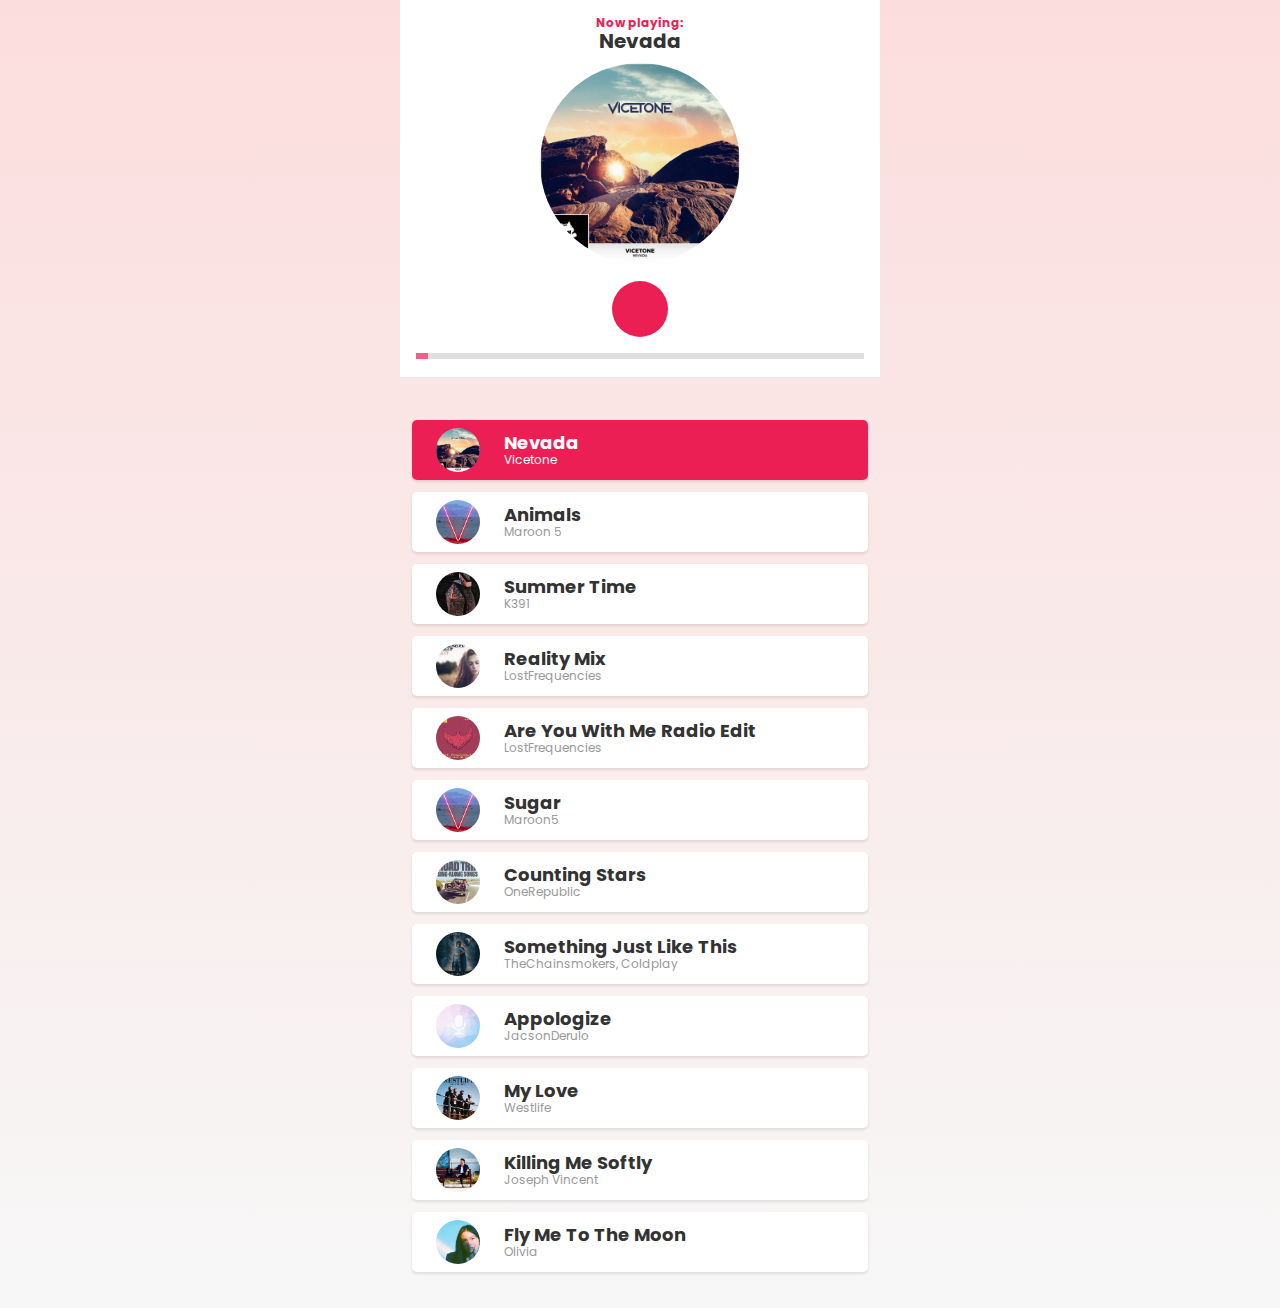
<file: music_player/index.html>
<!DOCTYPE html>
<html lang="en">

<head>
    <meta charset="UTF-8">
    <meta http-equiv="X-UA-Compatible" content="IE=edge">
    <meta name="viewport" content="width=device-width, initial-scale=1.0">
    <title>Music Player</title>
    <link rel="stylesheet" href="style.css">
    <link rel="stylesheet" href="https://cdnjs.cloudflare.com/ajax/libs/font-awesome/5.15.2/css/all.min.css"
        integrity="sha512-HK5fgLBL+xu6dm/Ii3z4xhlSUyZgTT9tuc/hSrtw6uzJOvgRr2a9jyxxT1ely+B+xFAmJKVSTbpM/CuL7qxO8w=="
        crossorigin="anonymous" />
    <link rel="preconnect" href="https://fonts.gstatic.com">
    <link href="https://fonts.googleapis.com/css2?family=Poppins:wght@300;400;600&display=swap" rel="stylesheet">
</head>

<body>
    <div class="player">
        <!-- Dashboard -->
        <div class="dashboard">
            <!-- Header -->
            <header>
                <h4>Now playing:</h4>
                <h2>String 57th & 9th</h2>
            </header>

            <!-- CD -->
            <div class="cd">
                <div class="cd-thumb"
                    style="background-image: url('https://i.ytimg.com/vi/jTLhQf5KJSc/maxresdefault.jpg')">
                </div>
            </div>

            <!-- Control -->
            <div class="control">
                <div class="btn btn-repeat">
                    <i class="fas fa-redo"></i>
                </div>
                <div class="btn btn-prev">
                    <i class="fas fa-step-backward"></i>
                </div>
                <div class="btn btn-toggle-play">
                    <i class="fas fa-pause icon-pause"></i>
                    <i class="fas fa-play icon-play"></i>
                </div>
                <div class="btn btn-next">
                    <i class="fas fa-step-forward"></i>
                </div>
                <div class="btn btn-random">
                    <i class="fas fa-random"></i>
                </div>
            </div>

            <input id="progress" class="progress" type="range" value="0" step="1" min="0" max="100">

            <audio id="audio" src=""></audio>
        </div>

        <!-- Playlist -->
        <div class="playlist">
        </div>
    </div>

    <!-- Design from: https://static.collectui.com/shots/3671744/musicloud-revolutionary-app-for-music-streaming-large -->

    <script src="script.js">

    </script>
</body>

</html>
</file>
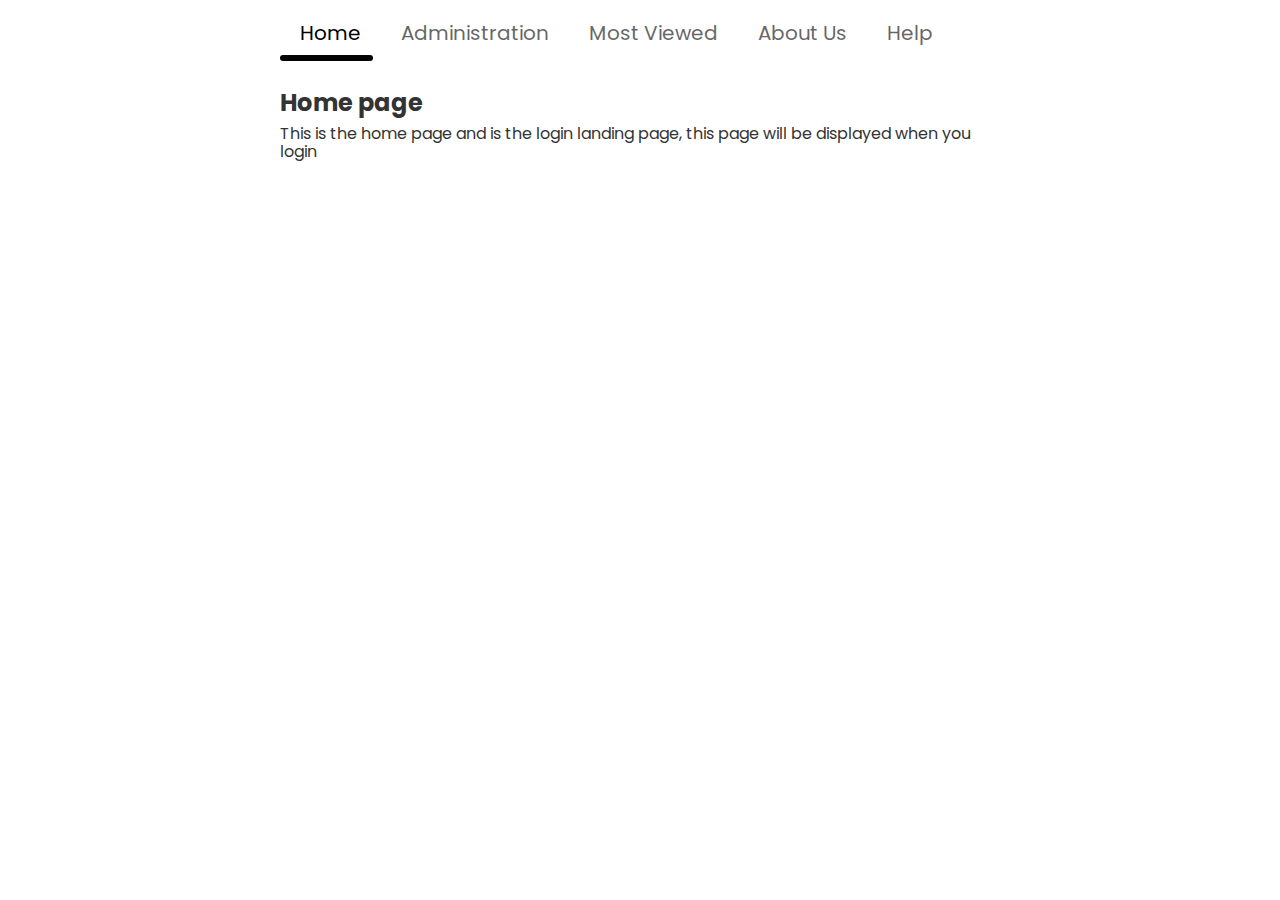
<file: my_web_site/index.html>
<!DOCTYPE html>
<html lang="en">

<head>
    <meta charset="UTF-8">
    <meta http-equiv="X-UA-Compatible" content="IE=edge">
    <meta name="viewport" content="width=device-width, initial-scale=1.0">
    <link rel="stylesheet" href="style.css">
    <link href="https://fonts.googleapis.com/css2?family=Poppins:wght@300;400;500;600&display=swap" rel="stylesheet">
    <title>Tabs bar UI practice</title>
</head>

<body>
    <div>
        <div class="tabs">
            <div class="tab-item active">
                Home
            </div>
            <div class="tab-item">
                Administration
            </div>
            <div class="tab-item">
                Most Viewed
            </div>
            <div class="tab-item">
                About Us
            </div>
            <div class="tab-item">
                Help
            </div>
            <div class="line"></div>
        </div>

        <div class="tab-content">
            <div class="tab-pane active">
                <h2>Home page</h2>
                <p>This is the home page and is the login landing page, this page will be displayed when you login</p>
            </div>
            <div class="tab-pane">
                <h2>Administration Menu</h2>
                <p>This is the administration menu where you enable you to configure the configuration of whole page</p>
            </div>
            <div class="tab-pane">
                <h2>Hot Content</h2>
                <p>All contents which were viewed mostly by user in here or you can chose the content you want, let interesting</p>
            </div>
            <div class="tab-pane">
                <h2>About Us</h2>
                <p>About the perpose of this page, the information you want to know about us, the member and admin of this page</p>
            </div>
            <div class="tab-pane">
                <h2>Help</h2>
                <p>This is the help page which will provide all information you need. You able to contact us via email address as well</p>
            </div>
        </div>
    </div>
    <script src="script.js"></script>
</body>

</html>
</file>
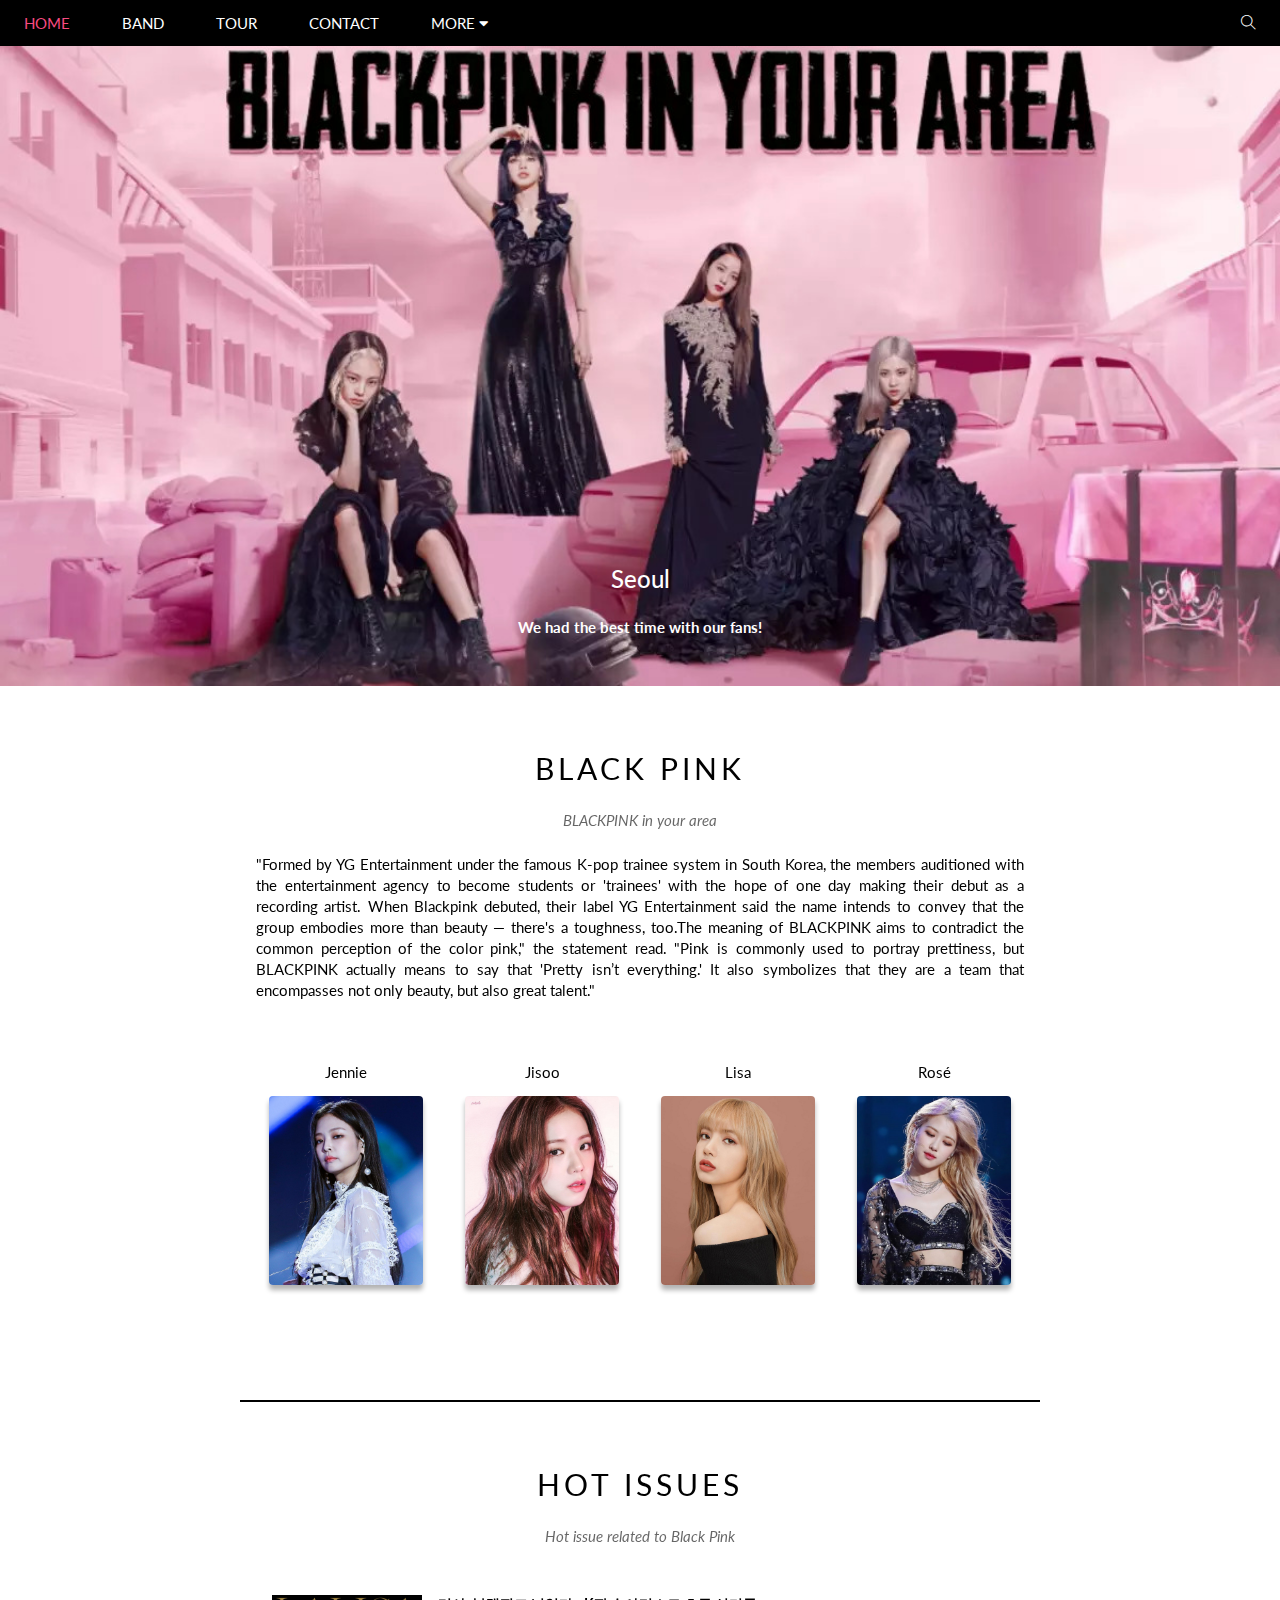
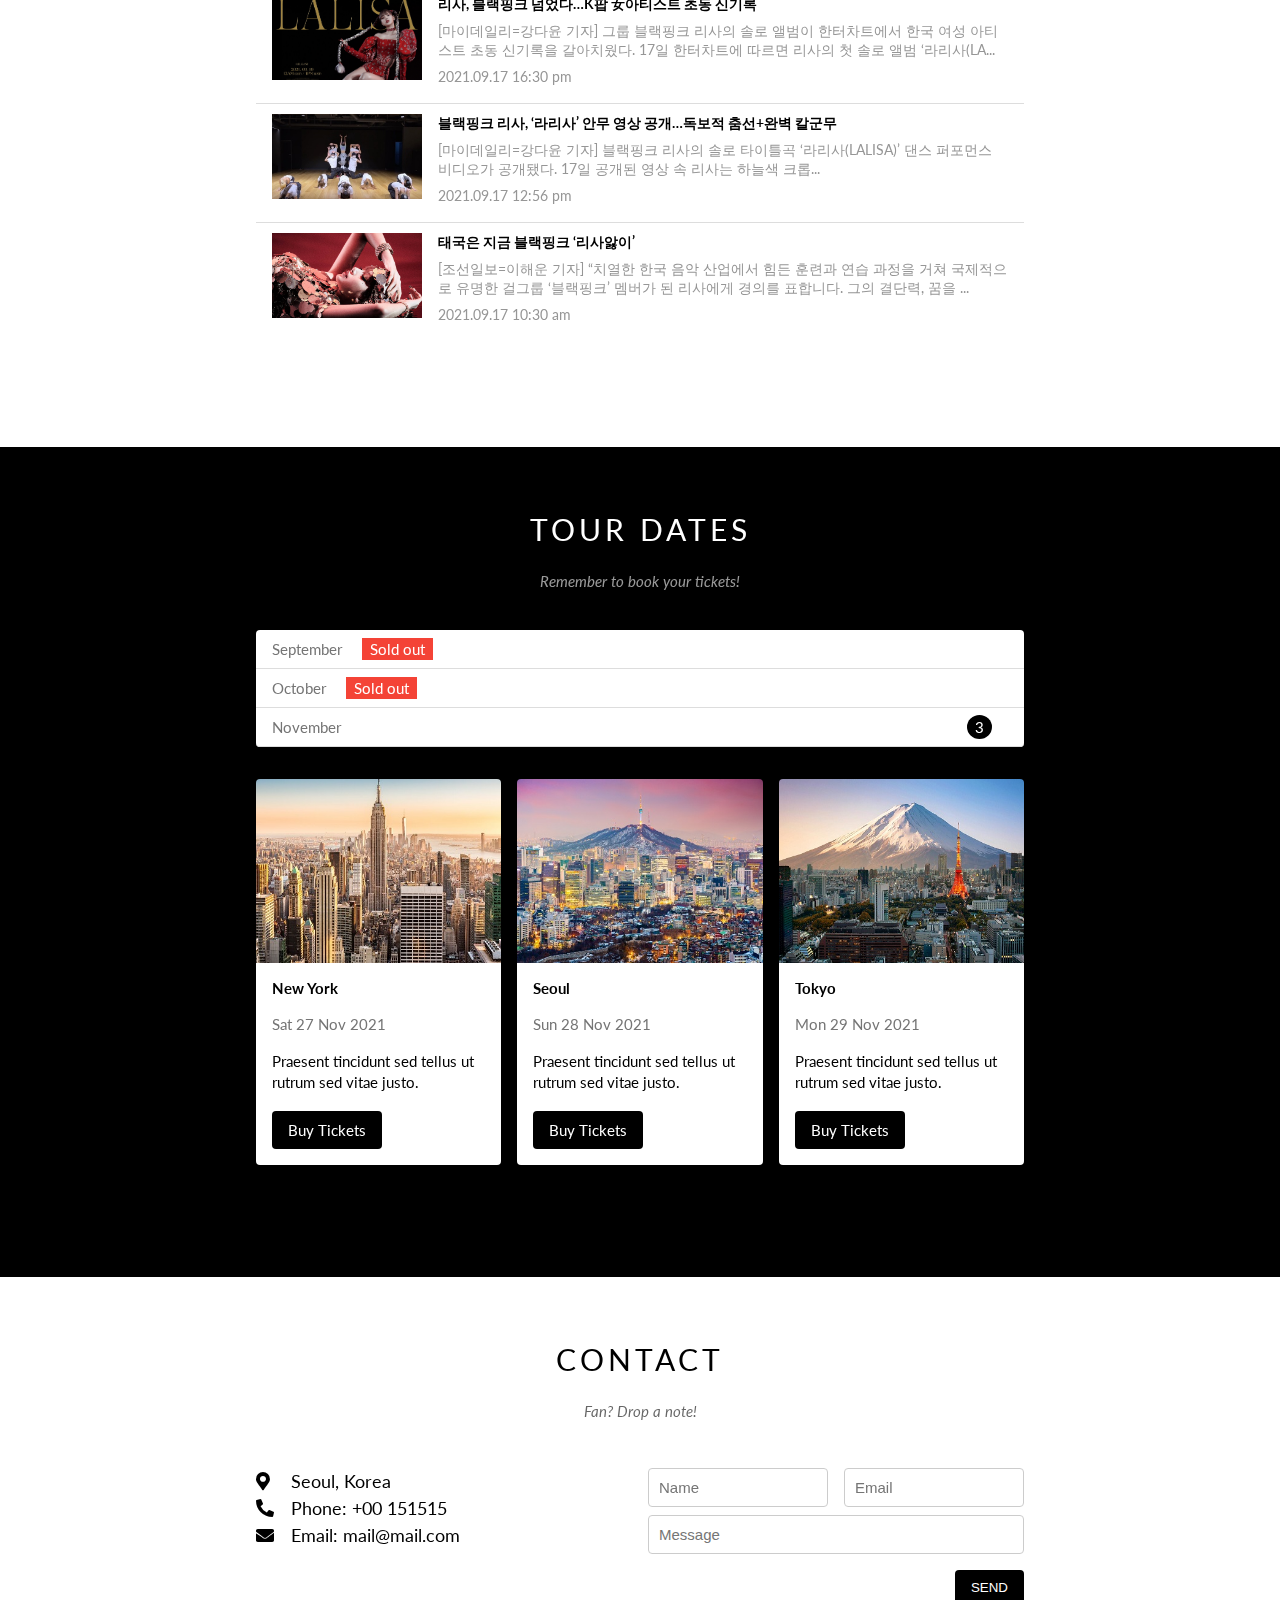
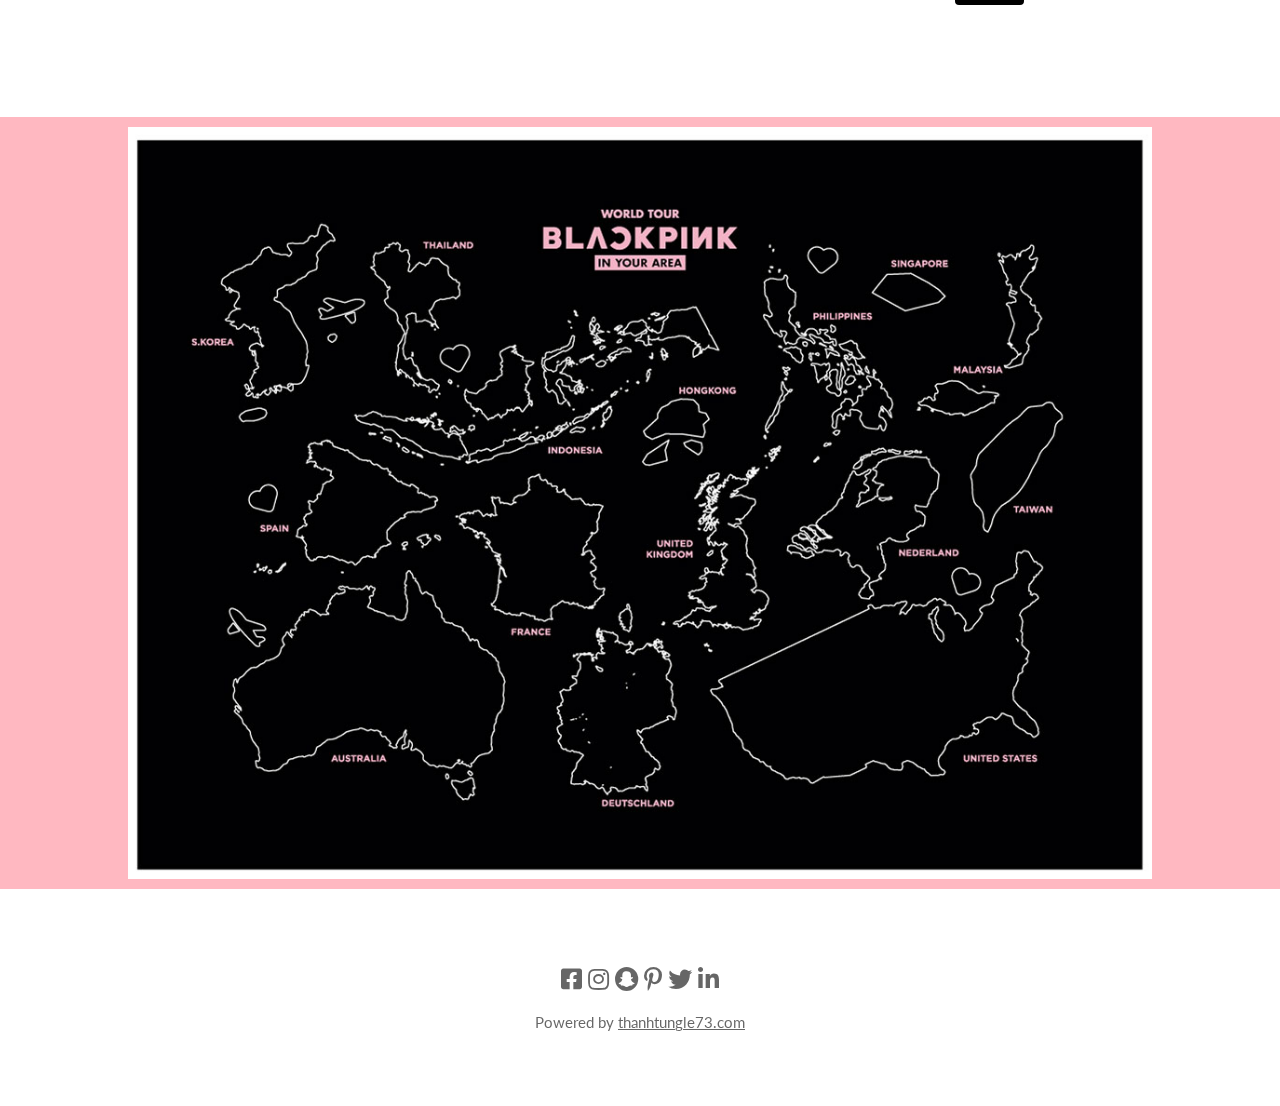
<file: session_33_w3c_the_music_band/index.html>
<!DOCTYPE html>
<html lang="en">

<head>
    <meta charset="UTF-8">
    <meta http-equiv="X-UA-Compatible" content="IE=edge">
    <meta name="viewport" content="width=device-width, initial-scale=1.0">
    <link rel="stylesheet" href="./assets/css/style.css">
    <link rel="stylesheet" href="./assets/css/responsive.css">
    <link rel="icon" href="https://icon-library.com/images/music-icon-ico/music-icon-ico-5.jpg">
    <link rel="stylesheet" href="./assets/fonts/themify-icons/themify-icons.css">
    <link rel="stylesheet" href="https://cdnjs.cloudflare.com/ajax/libs/font-awesome/5.15.1/css/all.min.css" />
    <link rel="preconnect" href="https://fonts.googleapis.com">
    <link rel="preconnect" href="https://fonts.gstatic.com" crossorigin>
    <link rel="preconnect" href="https://fonts.googleapis.com">
    <link rel="preconnect" href="https://fonts.gstatic.com" crossorigin>
    <link href="https://fonts.googleapis.com/css2?family=Lato:wght@300;400&display=swap" rel="stylesheet">
    <title>The Black Pink</title>
</head>

<body>
    <div id="main">
        <div id="header">
            <!-- Begin: Nav -->
            <ul id="nav">
                <li><a href="#">Home</a></li>
                <li><a href="#band">Band</a></li>
                <li><a href="#tour">Tour</a></li>
                <li><a href="#contact">Contact</a></li>
                <li>
                    <a href="#">
                        More
                        <i class="fas fa-caret-down"></i>
                    </a>
                    <ul class="subnav">
                        <li><a href="#">Merchandise</a></li>
                        <li><a href="#">Extras</a></li>
                        <li><a href="#">Media</a></li>
                    </ul>
                </li>
            </ul>
            <!-- End: Nav -->

            <div class="mobile-menu-btn">
                <i class="menu-icon fas fa-bars"></i>
            </div>
            <!-- Begin: Search button -->
            <div id="search-btn">
                <i class="search-icon ti-search"></i>
            </div>
            <!-- End: Search button -->
        </div>

        <div id="sliders">
            <div class="slider slider-1">
                <div class="text-content">
                    <h2 class="heading">Seoul</h2>
                    <div class="text-description">We had the best time with our fans!</div>
                </div>
            </div>

            <div class="slider slider-2">
                <div class="text-content">
                    <h2 class="heading">Taiwan</h2>
                    <div class="text-description">The atmosphere in Taiwan is lorem ipsum.</div>
                </div>
            </div>

            <div class="slider slider-3">
                <div class="text-content">
                    <h2 class="heading">HongKong</h2>
                    <div class="text-description">Thank you, HongKong - A night we won't forget.</div>
                </div>
            </div>
        </div>

        <div id="content">
            <div id="band" class="content-section">
                <h2 class="content-heading">BLACK PINK</h2>
                <p class="content-sub-heading">BLACKPINK in your area</p>
                <p class="content-about">"Formed by YG Entertainment under the famous K-pop trainee system in South
                    Korea, the members auditioned with the entertainment agency to become students or 'trainees' with
                    the hope of one day making their debut as a recording artist. When Blackpink debuted, their label YG
                    Entertainment said the name intends to convey that the group embodies more than beauty — there's a
                    toughness, too.The meaning of BLACKPINK aims to contradict the common perception of the color
                    pink," the statement read. "Pink is commonly used to portray prettiness, but BLACKPINK actually
                    means to say that 'Pretty isn’t everything.' It also symbolizes that they are a team that
                    encompasses not only beauty, but also great talent."</p>
                <div class="row member-list">
                    <div class="col col-fourth s-col-full text-center mt-32">
                        <p class="member-name">Jennie</p>
                        <img src="./assets/img/band/jennie.jpg" alt="Jennie" class="member-img">
                    </div>

                    <div class="col col-fourth s-col-full text-center mt-32">
                        <p class="member-name">Jisoo</p>
                        <img src="./assets/img/band/jisoo.jpg" alt="Jisoo" class="member-img">
                    </div>

                    <div class="col col-fourth s-col-full text-center mt-32">
                        <p class="member-name">Lisa</p>
                        <img src="./assets/img/band/lisa.jpg" alt="Lisa" class="member-img">
                    </div>

                    <div class="col col-fourth s-col-full text-center mt-32">
                        <p class="member-name">Rosé</p>
                        <img src="./assets/img/band/rose.jpg" alt="Rosé" class="member-img">
                    </div>
                </div>
            </div>

            <div id="hot-issue" class="content-section">
                <h2 class="content-heading">HOT ISSUES</h2>
                <p class="content-sub-heading">Hot issue related to Black Pink</p>
                <ul class="issue-list">
                    <li class="issue-items">
                        <div class="issue-container">
                            <a href="#">
                                <div class="issue-img">
                                    <img src="./assets/img/issues/issue-1.jpg" alt="issue-1">
                                </div>
                                <div class="issue-summary">
                                    <h4>리사, 블랙핑크 넘었다…K팝 女아티스트 초동 신기록</h4>
                                    <p class="summary"> [마이데일리=강다윤 기자] 그룹 블랙핑크 리사의 솔로 앨범이 한터차트에서 한국 여성 아티스트 초동 신기록을
                                        갈아치웠다. 17일 한터차트에 따르면 리사의
                                        첫
                                        솔로 앨범 ‘라리사(LA... </p>
                                    <p>2021.09.17 16:30 pm</p>
                                </div>
                            </a>
                        </div>
                    </li>
                    <li class="issue-items">
                        <div class="issue-container">
                            <a href="#">
                                <div class="issue-img">
                                    <img src="./assets/img/issues/issue-2.jpg" alt="issue-1">
                                </div>
                                <div class="issue-summary">
                                    <h4>블랙핑크 리사, ‘라리사’ 안무 영상 공개…독보적 춤선+완벽 칼군무</h4>
                                    <p class="summary"> [마이데일리=강다윤 기자] 블랙핑크 리사의 솔로 타이틀곡 ‘라리사(LALISA)’ 댄스 퍼포먼스 비디오가 공개됐다.
                                        17일
                                        공개된 영상 속 리사는
                                        하늘색
                                        크롭... </p>
                                    <p>2021.09.17 12:56 pm</p>
                                </div>
                            </a>
                        </div>
                    </li>
                    <li class="issue-items">
                        <div class="issue-container">
                            <a href="#">
                                <div class="issue-img">
                                    <img src="./assets/img/issues/issue-3.jpg" alt="issue-1">
                                </div>
                                <div class="issue-summary">
                                    <h4>태국은 지금 블랙핑크 ‘리사앓이’</h4>
                                    <p class="summary">
                                        [조선일보=이해운 기자] “치열한 한국 음악 산업에서 힘든 훈련과 연습 과정을 거쳐 국제적으로 유명한 걸그룹 ‘블랙핑크’ 멤버가 된 리사에게
                                        경의를
                                        표합니다.
                                        그의 결단력, 꿈을 ... </p>
                                    <p>2021.09.17 10:30 am</p>
                                </div>
                            </a>
                        </div>
                    </li>
                    <li class="issue-items">
                        <div class="issue-container">
                            <a href="#">
                                <div class="issue-img">
                                    <img src="./assets/img/issues/issue-4.jpg" alt="issue-1">
                                </div>
                                <div class="issue-summary">
                                    <h4>리사, 테일러 스위프트 넘었다…뮤비 24시간 조회수 ‘전세계 솔로 최고’</h4>
                                    <p class="summary">
                                        [엑스포츠뉴스=조혜진 기자] 그룹 블랙핑크 리사의 타이틀곡 ‘LALISA’ 뮤직비디오가 유튜브 24시간 조회수 부문에서 솔로 아티스트 세계 최고
                                        기록을
                                        경신했... </p>
                                    <p>2021.09.14 12:13 pm</p>
                                </div>
                            </a>
                        </div>
                    </li>
                    <li class="issue-items">
                        <div class="issue-container">
                            <a href="#">
                                <div class="issue-img">
                                    <img src="./assets/img/issues/issue-5.jpg" alt="issue-1">
                                </div>
                                <div class="issue-summary">
                                    <h4>블랙핑크 리사, ‘LALISA’ 스페셜 무대 영상 깜짝 공개</h4>
                                    <p class="summary">
                                        [OSEN=지민경 기자] 블랙핑크 리사의 솔로 타이틀곡 ‘LALISA’ 스페셜 무대 영상이 13일 YG 공식 블로그와 유튜브를 통해 깜짝
                                        공개됐다.
                                        지상파
                                        방... </p>
                                    <p>2021.09.13 11:14 am</p>
                                </div>
                            </a>
                        </div>
                    </li>
                    <li class="issue-items">
                        <div class="issue-container">
                            <a href="#">
                                <div class="issue-img">
                                    <img src="./assets/img/issues/issue-6.jpg" alt="issue-1">
                                </div>
                                <div class="issue-summary">
                                    <h4>블랙핑크, 유튜브 구독자 전 세계 아티스트 1위 등극</h4>
                                    <p class="summary">
                                        [한국경제TV=유병철 기자] 블랙핑크(BLACKPINK)가 팝스타 저스틴 비버(Justin Bieber)를 넘어서며 명실공히 유튜브 세계
                                        최강자로
                                        등극했다.
                                        YG엔터테인먼트에 따르... </p>
                                    <p>2021.09.10 15:59 pm</p>
                                </div>
                            </a>
                        </div>
                    </li>
                </ul>
            </div>

            <div id="tour" class="tour-section">
                <div class="content-section">
                    <h2 class="content-heading text-white">TOUR DATES</h2>
                    <p class="content-sub-heading text-white">Remember to book your tickets!</p>

                    <ul class="tickets-list border-radius-4">
                        <li>September <span class="sold-out">Sold out</span></li>
                        <li>October <span class="sold-out">Sold out</span></li>
                        <li class="border-radiusb-4">November <span class="quantity">3
                                <div class="tour-quantity-hover border-radius-4">
                                    <div class="tour-quantity-msg"></div>
                                    <p>3 remaining tickets are available</p>
                                </div>
                            </span>

                        </li>
                    </ul>

                    <div class="row places-list">
                        <div class="col col-third s-col-full mt-16">
                            <div class="place-image-container">
                                <img src="./assets/img/tickets/newyork-2.jpg" alt="New York"
                                    class="place-img border-radiust-4">
                            </div>
                            <div class="place-body border-radiusb-4">
                                <h2 class="place-heading">New York</h2>
                                <p class="place-time">Sat 27 Nov 2021</p>
                                <p class="place-description">Praesent tincidunt sed tellus ut rutrum sed vitae justo.
                                </p>
                                <a href="#" class="place-buy-btn btn s-col-full s-text-center border-radius-4">Buy
                                    Tickets</a>
                            </div>
                        </div>

                        <div class="col col-third s-col-full mt-16">
                            <div class="place-image-container">
                                <img src="./assets/img/tickets/seoul.jpeg" alt="seoul"
                                    class="place-img border-radiust-4">
                            </div>
                            <div class="place-body border-radiusb-4">
                                <h2 class="place-heading">Seoul</h2>
                                <p class="place-time">Sun 28 Nov 2021</p>
                                <p class="place-description">Praesent tincidunt sed tellus ut rutrum sed vitae justo.
                                </p>
                                <a href="#" class="place-buy-btn btn s-col-full s-text-center border-radius-4">Buy
                                    Tickets</a>
                            </div>
                        </div>

                        <div class="col col-third s-col-full mt-16">
                            <div class="place-image-container">
                                <img src="./assets/img/tickets/tokyo.jpg" alt="Tokyo"
                                    class="place-img border-radiust-4">
                            </div>
                            <div class="place-body border-radiusb-4">
                                <h2 class="place-heading">Tokyo</h2>
                                <p class="place-time">Mon 29 Nov 2021</p>
                                <p class="place-description">Praesent tincidunt sed tellus ut rutrum sed vitae justo.
                                </p>
                                <a href="#" class="place-buy-btn btn s-col-full s-text-center border-radius-4">Buy
                                    Tickets</a>
                            </div>
                        </div>
                    </div>
                </div>
            </div>

            <div id="contact" class="contact-section">
                <div class="content-section">
                    <h2 class="content-heading">CONTACT</h2>
                    <p class="content-sub-heading">Fan? Drop a note!</p>

                    <div class="row contact-container">
                        <div class="col col-half contact-infor s-col-full mt-16">
                            <p class="contact-address">
                                <i class="contact-icon fas fa-map-marker-alt"></i>
                                Seoul, Korea
                            </p>
                            <p class="contact-phone">
                                <i class="contact-icon fas fa-phone-alt"></i>
                                Phone: +00 151515
                            </p>
                            <p class="contact-email">
                                <i class="contact-icon fas fa-envelope"></i>
                                Email: mail@mail.com
                            </p>
                        </div>

                        <div class="col col-half s-col-full mt-16">
                            <form action="" class="contact-form">
                                <div class="row">
                                    <div class="col col-half s-col-full">
                                        <input type="text" placeholder="Name" required class="contact-form-item">
                                    </div>

                                    <div class="col col-half s-col-full">
                                        <input type="email" placeholder="Email" required class="contact-form-item">
                                    </div>
                                </div>

                                <div class="mt-8">
                                    <input type="text" placeholder="Message" required class="contact-form-item">
                                </div>
                                <button class="btn mt-16 pull-right s-col-full">SEND</button>
                            </form>
                        </div>
                    </div>
                </div>
            </div>

            <div class="map-img">
                <img src="/session_33_w3c_the_music_band/assets/img/footer/map-2.jpg" alt="Map">
            </div>
        </div>

        <div id="footer">
            <div class="footer-container">
                <div class="footer-info text-center">
                    <div class="footer-icon">
                        <a href="#"><i class="fab fa-facebook-square"></i></a>
                        <a href="#"><i class="fab fa-instagram"></i></a>
                        <a href="#"><i class="fab fa-snapchat"></i></a>
                        <a href="#"><i class="fab fa-pinterest-p"></i></a>
                        <a href="#"><i class="fab fa-twitter"></i></a>
                        <a href="#"><i class="fab fa-linkedin-in"></i></a>
                    </div>
                    <p class="footer-copy-right">Powered by <a href="https://www.w3schools.com/w3css/default.asp"
                            target="_blank">thanhtungle73.com</a></p>
                </div>
            </div>
        </div>
    </div>

    <div class="modal place-modal">
        <div class="modal-container border-radius-4">
            <div class="modal-icon-container">
                <i class="modal-close-icon fas fa-times"></i>
            </div>
            <header class="modal-header border-radiust-4">
                <i class="modal-header-icon fas fa-suitcase"></i>
                Tickets
            </header>

            <div class="modal-body">
                <form action="">
                    <label for="quantity" class="modal-label">
                        <i class="fas fa-shopping-cart"></i>
                        Tickets, $15 per person
                    </label>
                    <input id="quantity" required type="number" class="modal-input" placeholder="How many?">

                    <label for="email" class="modal-label">
                        <i class="fas fa-user"></i>
                        Send To
                    </label>
                    <input id="email" required type="email" class="modal-input" placeholder="Enter your email">

                    <button class="pay-btn">Pay
                        <i class="fas fa-check"></i>
                    </button>
                    <p class="warning-msg">Please enter all valid information</p>
            </div>
            </form>


            <footer class="modal-footer">
                <p class="modal-help">Need <a href="#">help?</a></p>
            </footer>
        </div>
        <div class="clear-fix"></div>
    </div>

    <div class="modal contact-modal">
        <div class="contact-modal-container">
            <header class="contact-modal-header">
                <i class="fas fa-check-circle"></i>
                Successful Submission
            </header>

            <div class="contact-modal-body text-center">
                <p>Your message "
                <p class="contact-modal-value"></p>" was submitted successfully</p>
            </div>

            <div class="contact-close-popup text-center">
                <button class="btn">Close</button>
            </div>
        </div>
    </div>

    <script src="./main.js"></script>
</body>

</html>
</file>
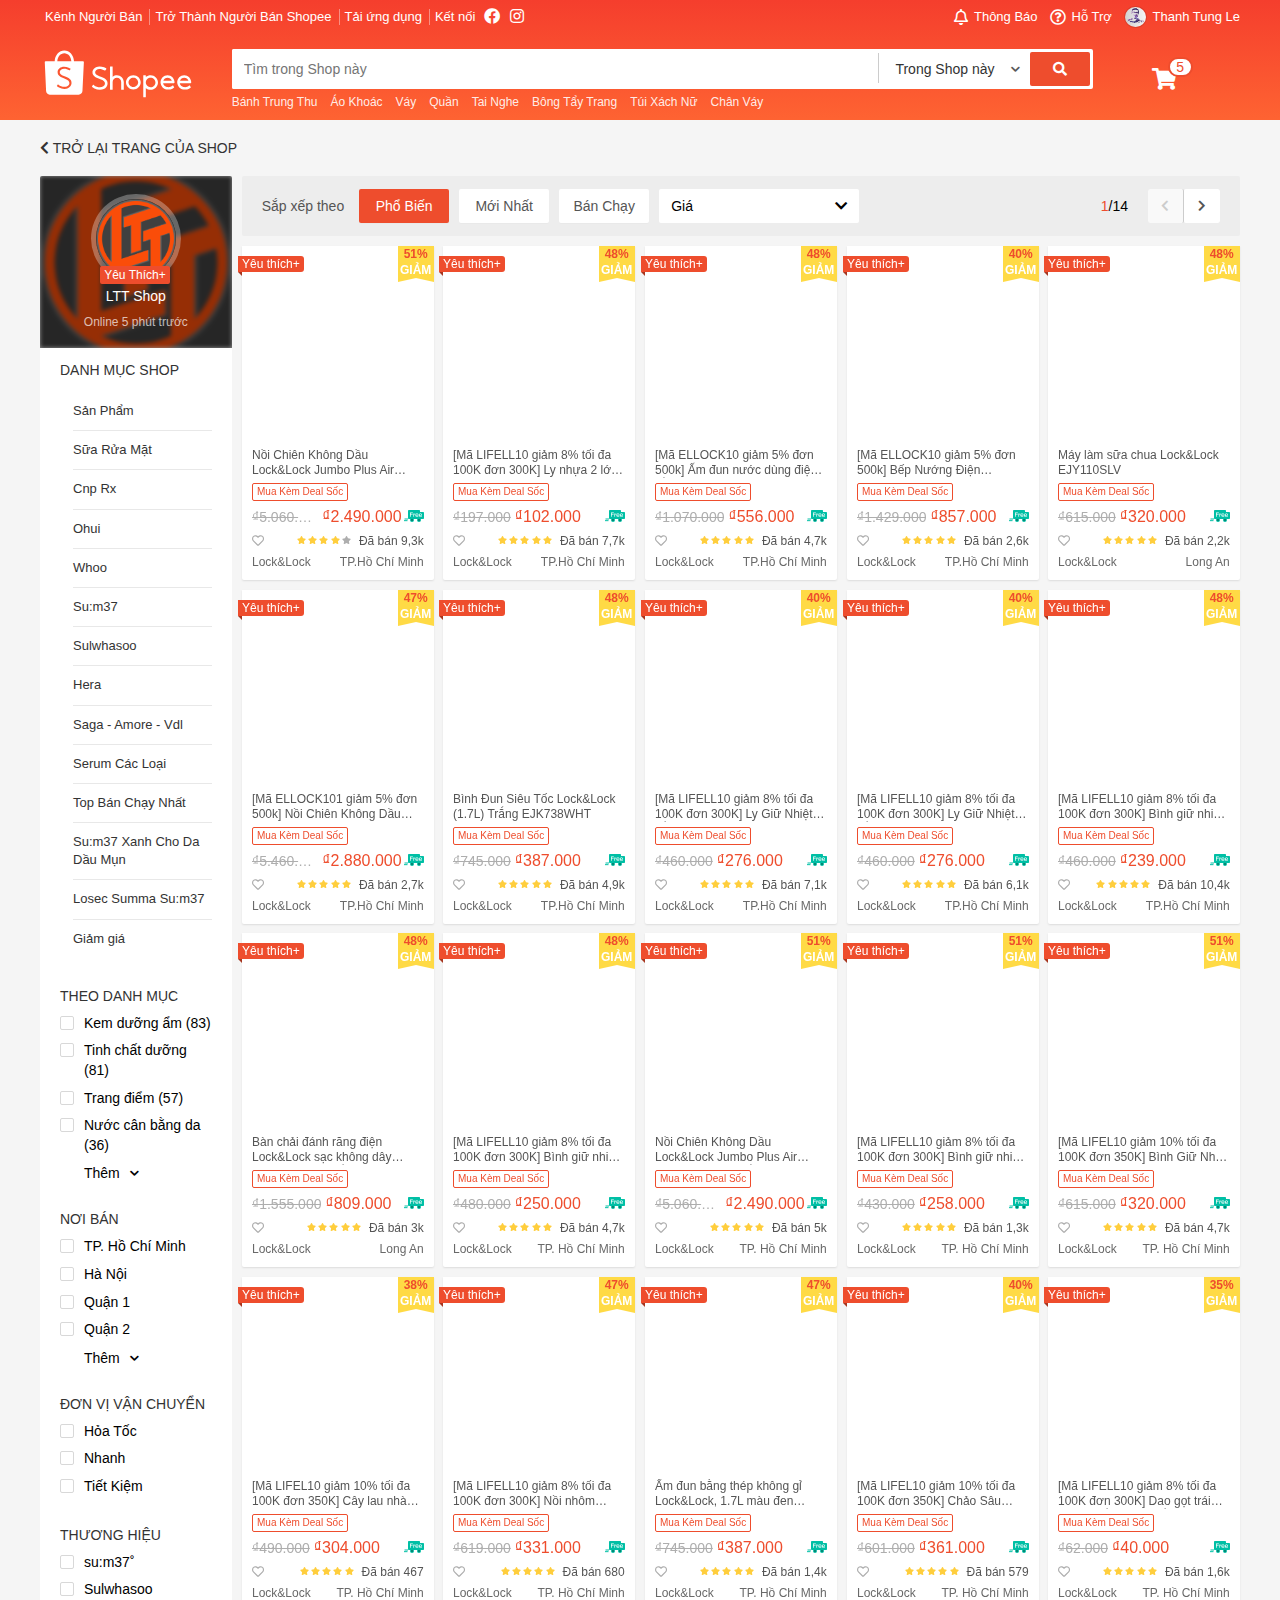
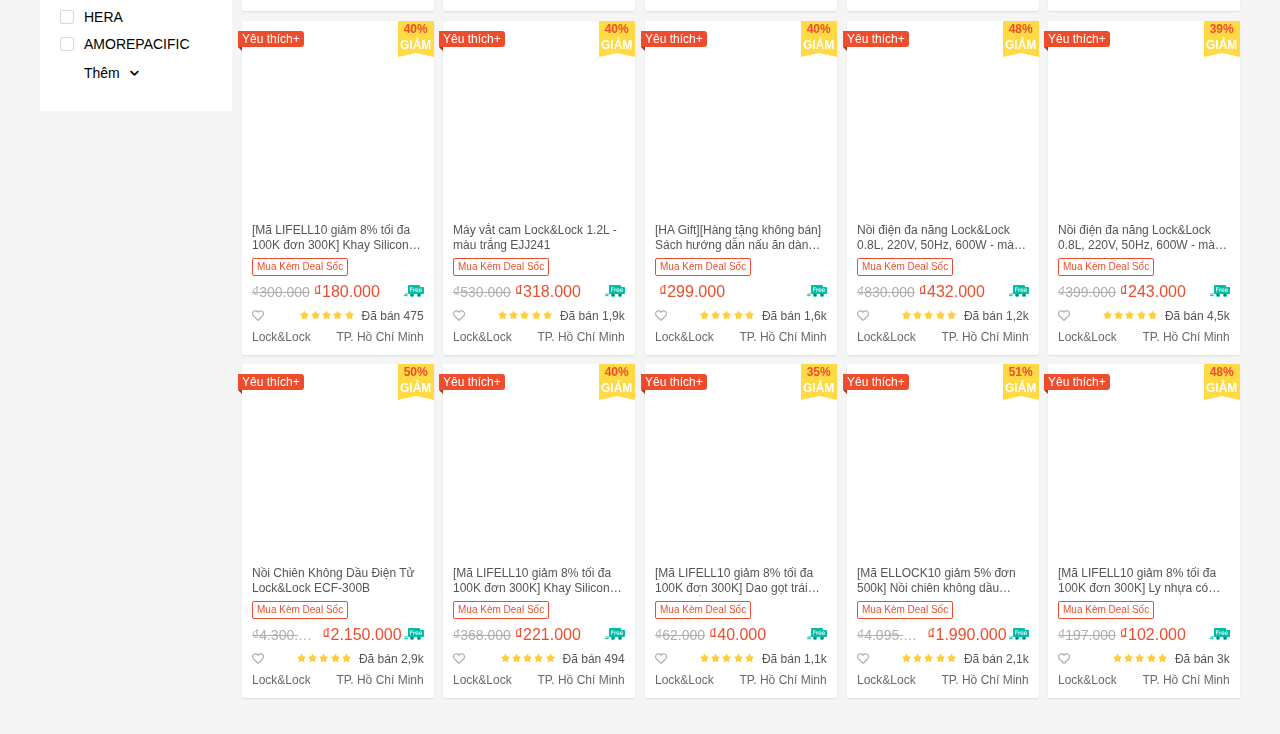
<file: shopee_shop/index.html>
<!DOCTYPE html>
<html lang="en">

<head>
    <meta charset="UTF-8">
    <meta http-equiv="X-UA-Compatible" content="IE=edge">
    <meta name="viewport" content="width=device-width, initial-scale=1.0">
    <link rel="stylesheet" href="./assets/css/normalize.css">
    <link rel="stylesheet" href="./assets/css/base.css">
    <link rel="stylesheet" href="./assets/css/main.css">
    <link rel="icon" href="./assets/img/favicon.ico/shopee_icon.png">
    <link rel="preconnect" href="https://fonts.googleapis.com">
    <link rel="preconnect" href="https://fonts.gstatic.com" crossorigin>
    <link href="https://fonts.googleapis.com/css2?family=Roboto:wght@300;400;700&display=swap" rel="stylesheet">
    <link rel="stylesheet" href="./assets/fonts/fontawesome-free-5.15.4/css/all.min.css">
    <title>LTT Shop</title>
</head>

<body>
    <div class="app">
        <header class="header">
            <div class="grid">
                <nav class="header__navbar">
                    <ul class="header__navbar-list">
                        <li class="header__navbar-item"><a href="#"
                                class="header__navbar-item-link header__navbar--separate">Kênh Người Bán</a></li>
                        <li class="header__navbar-item"><a href="#"
                                class="header__navbar-item-link header__navbar--separate">Trở Thành Người Bán
                                Shopee</a></li>
                        <li class="header__navbar-item header__navbar-link--hover">
                            <a href="#" class="header__navbar-item-link header__navbar--separate">
                                Tải ứng dụng
                            </a>

                            <!-- Header QR code -->
                            <div class="header__qr-container">
                                <div class="header__qr-container-qrcode">
                                    <img src="./assets/img/header/qr_code/header_qrcode.png" alt="QR code"
                                        class="header__qr-container-qrcode-img">
                                </div>

                                <div class="header__qr-container-apps">
                                    <a href="https://apps.apple.com/vn/app/id959841449" target="blank"><img
                                            src="./assets/img/header/qr_code/app_store.png" alt="App Store"
                                            class="header__qr-container-apps-img"></a>
                                    <a href="https://play.google.com/store/apps/details?id=com.shopee.vn&hl=vi&gl=US"
                                        target="blank"><img src="./assets/img/header/qr_code/google_play.png"
                                            alt="Google Play" class="header__qr-container-apps-img"></a>
                                    <a href="#"><img src="./assets/img/header/qr_code/app_gallery.png" alt="App Gallery"
                                            class="header__qr-container-apps-img"></a>
                                </div>
                            </div>
                        </li>

                        <li class="header__navbar-item header__navbar-item--prevent">
                            <span class="header__navbar-no-link">Kết nối</span>
                            <div class="header__navbar-icons">
                                <a href="https://www.facebook.com/"
                                    class="header__navbar-icon-link header__navbar-link--prevent" target="blank">
                                    <i class="fab fa-facebook header__navbar-icon"></i>
                                </a>
                                <a href="https://www.instagram.com/"
                                    class="header__navbar-icon-link header__navbar-link--prevent" target="blank">
                                    <i class="fab fa-instagram header__navbar-icon"></i>
                                </a>
                            </div>
                        </li>
                    </ul>

                    <ul class="header__navbar-list">
                        <li class="header__navbar-item header__navbar-link--hover"><a href="#"
                                class="header__navbar-item-link">
                                <i class="far fa-bell header__navbar-icon"></i>
                                <span>Thông Báo</span>
                            </a>
                            <!-- Header Notification -->
                            <div class="header__notify">
                                <h3 class="header__notify-title">Thông Báo Mới Nhận</h3>

                                <ul class="header-notify-content">
                                    <li class="header-notify-content__item header-notify-content__item--not-viewed">
                                        <a href="#" class="header-notify-content__item-link">
                                            <img src="./assets/img/header/notification/header_notification_item_1.png"
                                                alt="Notification" class="header-notify-content__item-img">
                                            <div class="header-notify-content__item-text">
                                                <h3 class="header-notify-content__item-title">Tặng bạn Voucher giảm đến
                                                    70K</h3>
                                                <p class="header-notify-content__item-desc">🔥 Áp dụng cho đơn từ 500K
                                                    ⏳ Số lượng có hạn
                                                    ⏰ Kiểm tra ví ngay!</p>
                                            </div>
                                        </a>
                                    </li>

                                    <li class="header-notify-content__item">
                                        <a href="#" class="header-notify-content__item-link">
                                            <img src="./assets/img/header/notification/header_notification_item_2.jpg"
                                                alt="Notification" class="header-notify-content__item-img">
                                            <div class="header-notify-content__item-text">
                                                <h3 class="header-notify-content__item-title">Tặng bạn mã Freeship đến
                                                    40K</h3>
                                                <p class="header-notify-content__item-desc">😍 Mã Freeship đơn bất kỳ
                                                    sẵn trong ví!
                                                    🎁️ Sản phẩm giá tốt sắp hết!
                                                    🛒 Mua ngay kẻo lỡ!</p>
                                            </div>
                                        </a>
                                    </li>

                                    <li class="header-notify-content__item">
                                        <a href="#" class="header-notify-content__item-link">
                                            <img src="./assets/img/header/notification/header_notification_item_3.png"
                                                alt="Notification" class="header-notify-content__item-img">
                                            <div class="header-notify-content__item-text">
                                                <h3 class="header-notify-content__item-title">Đang có điều bất ngờ trong
                                                    ví của bạn!</h3>
                                                <p class="header-notify-content__item-desc">💥 Mã Hoàn đến 100K Xu cho
                                                    đơn từ 150K
                                                    🌈 Đã có sẵn trong ví voucher của bạn
                                                    🔔 Hiệu lực: 0H 22/09/2021 - 23H59 22/09/2021
                                                    👉 Số lượng có hạn - Dùng ngay bạn nhé!</p>
                                            </div>
                                        </a>
                                    </li>

                                    <li class="header-notify-content__item">
                                        <a href="#" class="header-notify-content__item-link">
                                            <img src="./assets/img/header/notification/header_notification_item_3.png"
                                                alt="Notification" class="header-notify-content__item-img">
                                            <div class="header-notify-content__item-text">
                                                <h3 class="header-notify-content__item-title">Voucher nóng hổi đừng vội
                                                    bỏ qua!</h3>
                                                <p class="header-notify-content__item-desc">💥 Mã Hoàn đến 100K Xu đơn
                                                    150K
                                                    🌈 Đã có sẵn trong ví voucher của bạn
                                                    🔔 Hiệu lực: 0H 19/09/2021 - 23H59 25/09/2021
                                                    👉 Số lượng có hạn - Dùng ngay bạn nhé!</p>
                                            </div>
                                        </a>
                                    </li>

                                    <li class="header-notify-content__item">
                                        <a href="#" class="header-notify-content__item-link">
                                            <img src="./assets/img/header/notification/header_notification_item_2.jpg"
                                                alt="Notification" class="header-notify-content__item-img">
                                            <div class="header-notify-content__item-text">
                                                <h3 class="header-notify-content__item-title">Tặng bạn mã freeship đến
                                                    40K</h3>
                                                <p class="header-notify-content__item-desc">😍 Mã Freeship đơn bất kỳ
                                                    sẵn trong ví!
                                                    🎁️ Sản phẩm giá tốt sắp hết!
                                                    🛒 Mua ngay kẻo lỡ!</p>
                                            </div>
                                        </a>
                                    </li>
                                </ul>

                                <div class="header__notify-footer">
                                    <a href="#" class="header__notify-btn">Xem tất cả</a>
                                </div>
                            </div>

                            </a>
                        </li>
                        <li class="header__navbar-item"><a href="#" class="header__navbar-item-link">
                                <i class="far fa-question-circle header__navbar-icon"></i>
                                <span>Hỗ Trợ</span>
                            </a></li>
                        <!--  <li class="header__navbar-item header__navbar-register"><a href="#"
                                class="header__navbar-item-link header__navbar--separate">Đăng Ký</a></li>
                        <li class="header__navbar-item header__navbar-login"><a href="#"
                                class="header__navbar-item-link">Đăng Nhập</a></li> -->

                        <li class="header__navbar-item header__navbar-item-user-js header__navbar-link--hover">
                            <a href="#" class="header__navbar-user-link header__navbar-item-link">
                                <img src="./assets/img/header/avatar/Avatar.png" class="header__navbar-avatar">
                                <span>Thanh Tung Le</span></a>

                            <div class="header__navbar-user">
                                <a href="#" class="header__navbar-user-item">Tài Khoản Của Tôi</a>
                                <a href="#" class="header__navbar-user-item">Đơn Mua</a>
                                <a href="#" class="header__navbar-user-item header__navbar-user-item--separate">Đăng
                                    Xuất</a>
                            </div>
                        </li>
                    </ul>
                </nav>

                <!-- Header with Search -->
                <div class="header-search">
                    <div class="header-search__logo">
                        <a href="" class="header-search__logo-link">
                            <img src="./assets/img/header/search/shopee_logo.svg" alt="Shopee Logo"
                                class="header-search__logo-img">
                        </a>
                    </div>

                    <div class="header-search__box">
                        <div class="header-search__box-container">
                            <div class="header-search__box-wrap">
                                <input type="text" placeholder="Tìm trong Shop này" class="header-search__box-input">

                                <div class="header-search__history">
                                    <h3 class="header-search__history-header">Lịch sử Tìm Kiếm</h3>
                                    <ul class="header-search__history-list">
                                        <li class="header-search__history-item"><a href="#">Ohui</a></li>
                                        <li class="header-search__history-item"><a href="#">Keycap</a></li>
                                        <li class="header-search__history-item"><a href="#">Bàn phím cơ</a></li>
                                    </ul>
                                </div>
                            </div>

                            <div class="header-search__dropdown">
                                <div class="header-search__dropdown-selected">
                                    <div class="header-search__dropdown-label">Trong Shop này</div>
                                    <i class="fas fa-chevron-down header-search__dropdown-icon"></i>
                                </div>

                                <ul class="header-search__dropdown-options">
                                    <li value="Trong Shop này"
                                        class="header-search__dropdown-item header-search__dropdown-item--active">
                                        <span>Trong Shop này</span>
                                        <i class="fas fa-check header-search__dropdown-item-icon"></i>
                                    </li>
                                    <li value="Trong Shopee" class="header-search__dropdown-item">
                                        <span>Trong Shopee</span>
                                        <i class="fas fa-check header-search__dropdown-item-icon"></i>
                                    </li>
                                </ul>
                            </div>

                            <div class="header-search__btn btn btn--primary">
                                <i class="fas fa-search header-search__btn-icon"></i>
                            </div>
                        </div>

                        <ul class="header-search__suggest">
                            <li class="header-search__suggestions-item"><a href="#"
                                    class="header-search__suggestions-item-link" data-toggle="dropdown">Bánh Trung
                                    Thu</a></li>
                            <li class="header-search__suggestions-item"><a href="#"
                                    class="header-search__suggestions-item-link" data-toggle="dropdown">Áo Khoác</a>
                            </li>
                            <li class="header-search__suggestions-item"><a href="#"
                                    class="header-search__suggestions-item-link" data-toggle="dropdown">Váy</a></li>
                            <li class="header-search__suggestions-item"><a href="#"
                                    class="header-search__suggestions-item-link" data-toggle="dropdown">Quần</a></li>
                            <li class="header-search__suggestions-item"><a href="#"
                                    class="header-search__suggestions-item-link" data-toggle="dropdown">Tai Nghe</a>
                            </li>
                            <li class="header-search__suggestions-item"><a href="#"
                                    class="header-search__suggestions-item-link" data-toggle="dropdown">Bông Tẩy
                                    Trang</a></li>
                            <li class="header-search__suggestions-item"><a href="#"
                                    class="header-search__suggestions-item-link" data-toggle="dropdown">Túi Xách
                                    Nữ</a></li>
                            <li class="header-search__suggestions-item"><a href="#"
                                    class="header-search__suggestions-item-link" data-toggle="dropdown">Chân Váy</a>
                            </li>
                        </ul>
                    </div>

                    <div class="header-search__cart">
                        <div class="header-search__cart-wrapper">
                            <a href="#" class="header-search__cart-icon">
                                <i class="fas fa-shopping-cart"></i>
                                <div class="header-search__cart-notify">5</div>
                            </a>

                            <!-- active no cart: header-search__cart--no-cart
                            active has carts: header-search__cart--has-cart-->
                            <div class="header-search__cart-list header-search__cart--has-cart">
                                <div class="header-search__cart-empty">
                                    <div class="header-search__cart-empty-img"></div>
                                    <p class="header-search__cart-empty-text">Chưa Có Sản Phẩm</p>
                                </div>

                                <div class="header-search__cart-product">
                                    <h3 class="header-search__cart-product-header">Sản Phẩm Mới Thêm</h3>

                                    <ul class="header-search__cart-product-list">
                                        <li class="header-search__cart-product-item">
                                            <img src="./assets/img/header/cart/product_1.jpg" alt="Sản Phẩm"
                                                class="header-search__cart-product-img">
                                            <div class="header-search__cart-product-info">
                                                <div class="header-search__cart-product-head">
                                                    <h5 class="header-search__cart-product-name">Gói Tẩy Tế Bào Da Chết
                                                        OHUI làm trắng da - Ohui Clear Science Soft Peeling</h5>
                                                    <div class="header__cart-product-price-wrap">
                                                        <span class="header-search__cart-product-price">₫3.900</span>
                                                        <span class="header-search__cart-product-times">x</span>
                                                        <span class="header-search__cart-product-qnt">1</span>
                                                    </div>
                                                </div>
                                                <div class="header-search__cart-product-body">
                                                    <span class="header-search__cart-product-delete">Xóa</span>
                                                </div>
                                            </div>
                                        </li>
                                        <li class="header-search__cart-product-item">
                                            <img src="./assets/img/header/cart/product_2.jpg" alt="Sản Phẩm"
                                                class="header-search__cart-product-img">
                                            <div class="header-search__cart-product-info">
                                                <div class="header-search__cart-product-head">
                                                    <h5 class="header-search__cart-product-name">Kem Chống Nắng Ohui
                                                        Dưỡng Trắng Cho Da Nhạy Cảm - Ohui Dayshield Perfect Sun Pro Red
                                                    </h5>
                                                    <div class="header__cart-product-price-wrap">
                                                        <span class="header-search__cart-product-price">₫3.500</span>
                                                        <span class="header-search__cart-product-times">x</span>
                                                        <span class="header-search__cart-product-qnt">1</span>
                                                    </div>
                                                </div>
                                                <div class="header-search__cart-product-body">
                                                    <span class="header-search__cart-product-delete">Xóa</span>
                                                </div>
                                            </div>
                                        </li>
                                        <li class="header-search__cart-product-item">
                                            <img src="./assets/img/header/cart/product_3.jpg" alt="Sản Phẩm"
                                                class="header-search__cart-product-img">
                                            <div class="header-search__cart-product-info">
                                                <div class="header-search__cart-product-head">
                                                    <h5 class="header-search__cart-product-name">Gói kem chống nắng
                                                        chống nhăn Whoo vàng - WHOO JIN HAE YOON WRINKLE SUN CREAM
                                                        SPF50+/PA+++</h5>
                                                    <div class="header__cart-product-price-wrap">
                                                        <span class="header-search__cart-product-price">₫3.900</span>
                                                        <span class="header-search__cart-product-times">x</span>
                                                        <span class="header-search__cart-product-qnt">1</span>
                                                    </div>
                                                </div>
                                                <div class="header-search__cart-product-body">
                                                    <span class="header-search__cart-product-delete">Xóa</span>
                                                </div>
                                            </div>
                                        </li>
                                        <li class="header-search__cart-product-item">
                                            <img src="./assets/img/header/cart/product_4.jpg" alt="Sản Phẩm"
                                                class="header-search__cart-product-img">
                                            <div class="header-search__cart-product-info">
                                                <div class="header-search__cart-product-head">
                                                    <h5 class="header-search__cart-product-name">Gói kem dưỡng mắt Ohui
                                                        tím, giảm nhăn thâm và bọng mắt - Ohui Age Recovery Eye Cream
                                                    </h5>
                                                    <div class="header__cart-product-price-wrap">
                                                        <span class="header-search__cart-product-price">₫3.600</span>
                                                        <span class="header-search__cart-product-times">x</span>
                                                        <span class="header-search__cart-product-qnt">1</span>
                                                    </div>
                                                </div>
                                                <div class="header-search__cart-product-body">
                                                    <span class="header-search__cart-product-delete">Xóa</span>
                                                </div>
                                            </div>
                                        </li>
                                        <li class="header-search__cart-product-item">
                                            <img src="./assets/img/header/cart/product_5.jpg" alt="Sản Phẩm"
                                                class="header-search__cart-product-img">
                                            <div class="header-search__cart-product-info">
                                                <div class="header-search__cart-product-head">
                                                    <h5 class="header-search__cart-product-name">Gói serum tinh chất
                                                        dưỡng trắng, căng bóng, chống lão hóa da - Ohui Prime Advancer
                                                        Ampoule Serum</h5>
                                                    <div class="header__cart-product-price-wrap">
                                                        <span class="header-search__cart-product-price">₫3.500</span>
                                                        <span class="header-search__cart-product-times">x</span>
                                                        <span class="header-search__cart-product-qnt">1</span>
                                                    </div>
                                                </div>
                                                <div class="header-search__cart-product-body">
                                                    <span class="header-search__cart-product-delete">Xóa</span>
                                                </div>
                                            </div>
                                        </li>
                                    </ul>
                                    <div class="header-search__cart-product-footer">
                                        <a href="#" class="header-search__cart-product-btn btn btn--primary">Xem Giỏ
                                            Hàng</a>
                                    </div>
                                </div>
                            </div>
                        </div>
                    </div>
                </div>
            </div>
        </header>

        <div class="app__container">
            <div class="grid">
                <a href="#" class="category__back-link">
                    <i class="fas fa-chevron-left category__back-link-icon"></i>
                    Trở lại trang của shop
                </a><!-- Should use row column instead of separate -->

                <div class="grid__row app__content">
                    <div class="grid__column-2">
                        <nav class="category">
                            <div class="category__shop-avatar">
                                <div class="category__shop-avatar-container">
                                    <a href="#" class="category__shop-avatar-link">
                                        <img src="./assets/img/container/category/shop_avatar.png" alt="Shop Avatar"
                                            class="category__shop-avatar-img">
                                        <span class="category__shop-avatar-like">Yêu Thích+</span>
                                    </a>
                                    <p class="category__shop-avatar-name">LTT Shop</p>
                                    <p class="category__shop-avatar-status">Online 5 phút trước</p>
                                </div>
                            </div>

                            <h3 class="category__heading">DANH MỤC SHOP</h3>
                            <ul class="category-list">
                                <li class="category-item">
                                    <a href="#" class="category-item__link">Sản Phẩm</a>
                                </li>
                                <li class="category-item">
                                    <a href="#" class="category-item__link">Sữa Rửa Mặt</a>
                                </li>
                                <li class="category-item">
                                    <a href="#" class="category-item__link">Cnp Rx</a>
                                </li>
                                <li class="category-item">
                                    <a href="#" class="category-item__link">Ohui</a>
                                </li>
                                <li class="category-item">
                                    <a href="#" class="category-item__link">Whoo</a>
                                </li>
                                <li class="category-item">
                                    <a href="#" class="category-item__link">Su:m37</a>
                                </li>
                                <li class="category-item">
                                    <a href="#" class="category-item__link">Sulwhasoo</a>
                                </li>
                                <li class="category-item">
                                    <a href="#" class="category-item__link">Hera</a>
                                </li>
                                <li class="category-item">
                                    <a href="#" class="category-item__link">Saga - Amore - Vdl</a>
                                </li>
                                <li class="category-item">
                                    <a href="#" class="category-item__link">Serum Các Loại</a>
                                </li>
                                <li class="category-item">
                                    <a href="#" class="category-item__link">Top Bán Chạy Nhất</a>
                                </li>
                                <li class="category-item">
                                    <a href="#" class="category-item__link">Su:m37 Xanh Cho Da Dầu Mụn</a>
                                </li>
                                <li class="category-item">
                                    <a href="#" class="category-item__link">Losec Summa Su:m37</a>
                                </li>
                                <li class="category-item">
                                    <a href="#" class="category-item__link">Giảm giá</a>
                                </li>
                            </ul>
                            <!-- THEO DANH MỤC -->
                            <h3 class="category__heading category__heading--sub">THEO DANH MỤC</h3>
                            <ul class="category-sort-list">
                                <li class="category-sort-item">
                                    <div class="category-sort-item__checkbox">
                                        <i class="fas fa-check category-sort-item__icon"></i>
                                    </div>
                                    <p class="category-sort-item__value">Kem dưỡng ẩm (83)</p>
                                </li>
                                <li class="category-sort-item">
                                    <div class="category-sort-item__checkbox">
                                        <i class="fas fa-check category-sort-item__icon"></i>
                                    </div>
                                    <p class="category-sort-item__value">Tinh chất dưỡng (81)</p>
                                </li>
                                <li class="category-sort-item">
                                    <div class="category-sort-item__checkbox">
                                        <i class="fas fa-check category-sort-item__icon"></i>
                                    </div>
                                    <p class="category-sort-item__value">Trang điểm (57)</p>
                                </li>
                                <li class="category-sort-item">
                                    <div class="category-sort-item__checkbox">
                                        <i class="fas fa-check category-sort-item__icon"></i>
                                    </div>
                                    <p class="category-sort-item__value">Nước cân bằng da (36)</p>
                                </li>
                                <div class="category-sort-items">

                                </div>
                            </ul>
                            <div class="category-sort__more category-sort__more--mb30">
                                Thêm
                                <i class="fas fa-chevron-down category-sort__more-icon"></i>
                            </div>
                            <!-- NƠI BÁN -->
                            <h3 class="category__heading category__heading--sub">NƠI BÁN</h3>
                            <ul class="category-sort-list">
                                <li class="category-sort-item">
                                    <div class="category-sort-item__checkbox">
                                        <i class="fas fa-check category-sort-item__icon"></i>
                                    </div>
                                    <p class="category-sort-item__value">TP. Hồ Chí Minh</p>
                                </li>
                                <li class="category-sort-item">
                                    <div class="category-sort-item__checkbox">
                                        <i class="fas fa-check category-sort-item__icon"></i>
                                    </div>
                                    <p class="category-sort-item__value">Hà Nội</p>
                                </li>
                                <li class="category-sort-item">
                                    <div class="category-sort-item__checkbox">
                                        <i class="fas fa-check category-sort-item__icon"></i>
                                    </div>
                                    <p class="category-sort-item__value">Quận 1</p>
                                </li>
                                <li class="category-sort-item">
                                    <div class="category-sort-item__checkbox">
                                        <i class="fas fa-check category-sort-item__icon"></i>
                                    </div>
                                    <p class="category-sort-item__value">Quận 2</p>
                                </li>
                                <div class="category-sort-items">
                                </div>
                            </ul>
                            <div class="category-sort__more category-sort__more--mb30">
                                Thêm
                                <i class="fas fa-chevron-down category-sort__more-icon"></i>
                            </div>
                            <!-- ĐƠN VỊ VẬN CHUYỂN -->
                            <h3 class="category__heading category__heading--sub">ĐƠN VỊ VẬN CHUYỂN</h3>
                            <ul class="category-sort-list">
                                <li class="category-sort-item">
                                    <div class="category-sort-item__checkbox">
                                        <i class="fas fa-check category-sort-item__icon"></i>
                                    </div>
                                    <p class="category-sort-item__value">Hỏa Tốc</p>
                                </li>
                                <li class="category-sort-item">
                                    <div class="category-sort-item__checkbox">
                                        <i class="fas fa-check category-sort-item__icon"></i>
                                    </div>
                                    <p class="category-sort-item__value">Nhanh</p>
                                </li>
                                <li class="category-sort-item category-sort__more--mb30">
                                    <div class="category-sort-item__checkbox">
                                        <i class="fas fa-check category-sort-item__icon"></i>
                                    </div>
                                    <p class="category-sort-item__value">Tiết Kiệm</p>
                                </li>
                            </ul>

                            <!-- THƯƠNG HIỆU-->
                            <h3 class="category__heading category__heading--sub">THƯƠNG HIỆU</h3>
                            <ul class="category-sort-list">
                                <li class="category-sort-item">
                                    <div class="category-sort-item__checkbox">
                                        <i class="fas fa-check category-sort-item__icon"></i>
                                    </div>
                                    <p class="category-sort-item__value">su:m37˚</p>
                                </li>
                                <li class="category-sort-item">
                                    <div class="category-sort-item__checkbox">
                                        <i class="fas fa-check category-sort-item__icon"></i>
                                    </div>
                                    <p class="category-sort-item__value">Sulwhasoo</p>
                                </li>
                                <li class="category-sort-item">
                                    <div class="category-sort-item__checkbox">
                                        <i class="fas fa-check category-sort-item__icon"></i>
                                    </div>
                                    <p class="category-sort-item__value">HERA</p>
                                </li>
                                <li class="category-sort-item">
                                    <div class="category-sort-item__checkbox">
                                        <i class="fas fa-check category-sort-item__icon"></i>
                                    </div>
                                    <p class="category-sort-item__value">AMOREPACIFIC</p>
                                </li>
                                <div class="category-sort-items">
                                </div>
                            </ul>
                            <div class="category-sort__more category-sort__more--mb30">
                                Thêm
                                <i class="fas fa-chevron-down category-sort__more-icon"></i>
                            </div>
                        </nav>
                    </div>
                    <div class="grid__column-10">
                        <div class="home-filter">
                            <div class="home-filter__container">
                                <span class="home-filter__label">Sắp xếp theo</span>
                                <button class="home-filter__btn btn btn--primary">Phổ Biến</button>
                                <button class="home-filter__btn btn">Mới Nhất</button>
                                <button class="home-filter__btn btn">Bán Chạy</button>
                                <div class="select-input">
                                    <span class="select-input__label">Giá</span>
                                    <i class="select-input__icon fas fa-chevron-down"></i>
                                    <!-- Selection List -->
                                    <ul class="select-input__list">
                                        <li class="select-input__item select-input__item--active">
                                            Giá: Thấp đến Cao
                                            <i class="fas fa-check select-input__item-icon"></i>
                                        </li>
                                        <li class="select-input__item">
                                            Giá: Cao đến Thấp
                                            <i class="fas fa-check select-input__item-icon"></i>
                                        </li>
                                    </ul>
                                </div>
                            </div>
                            <div class="home-filter__page">
                                <span class="home-filter__page-num">
                                    <span class="home-filter__page-current">1</span>/14</span>
                                <div class="home-filter__page-control">
                                    <button class="home-filter__page-btn btn home-filter__page-btn--disabled">
                                        <i class="fas fa-chevron-left home-filter__page-icon"></i>
                                    </button>
                                    <button class="home-filter__page-btn btn">
                                        <i class="fas fa-chevron-right home-filter__page-icon"></i>
                                    </button>
                                </div>
                            </div>
                        </div>

                        <div class="home-product">
                            <div class="grid__row">
                                <!-- Product items -->
                                <div class="grid__column-2-4">
                                    <div class="product-item">
                                        <a href="#" class="product-item-link">
                                            <div class="product-item__img"
                                                style="background-image: url(https://cf.shopee.vn/file/046bb9c95e120723d3ab6daefc867e37_tn);">
                                            </div>
                                            <div class="product-item__desc">
                                                <h4 class="product-item__name">Nồi Chiên Không Dầu Lock&Lock Jumbo Plus
                                                    Air Fryer 5.2L Màu-đen EJF357BLK</h4>
                                                <div class="product-item__info">Mua Kèm Deal Sốc</div>
                                                <div class="product-item__price">
                                                    <span class="product-item__price-old">₫5.060.000</span>
                                                    <span class="product-item__price-current">₫2.490.000</span>
                                                    <img src="./assets/img/container/products/free_ship.svg"
                                                        alt="free ship icon"
                                                        class="product-item__price-img product-item__price-img--active">
                                                </div>
                                                <div class="product-item__action">
                                                    <span class="product-item__like">
                                                        <i class="product-item__like-icon-empty far fa-heart"></i>
                                                        <i class="product-item__like-icon-solid fas fa-heart"></i>
                                                    </span>
                                                    <div class="product-item__rating product-item__rating--active">
                                                        <i class="product-item__rating--gold fas fa-star"></i>
                                                        <i class="product-item__rating--gold fas fa-star"></i>
                                                        <i class="product-item__rating--gold fas fa-star"></i>
                                                        <i class="product-item__rating--gold fas fa-star"></i>
                                                        <i class="fas fa-star"></i>
                                                    </div>
                                                    <span class="product-item__sold product-item__sold--active">Đã bán
                                                        9,3k</span>
                                                </div>
                                                <div class="product-item__origin">
                                                    <span class="product-item__brand">Lock&Lock</span>
                                                    <span class="product-item__origin-name">TP.Hồ Chí Minh</span>
                                                </div>
                                            </div>
                                            <div class="product-item__favourite">
                                                <span>Yêu thích+</span>
                                            </div>
                                            <div class="product-item__sale-off">
                                                <span class="product-item__sale-off-percent">51%</span>
                                                <span class="product-item__sale-off-label">GIẢM</span>
                                            </div>
                                        </a>
                                    </div>
                                </div>

                                <div class="grid__column-2-4">
                                    <div class="product-item">
                                        <a href="#" class="product-item-link">
                                            <div class="product-item__img"
                                                style="background-image: url(https://cf.shopee.vn/file/ae7875c33f7420aabed8e272c275a876_tn);">
                                            </div>
                                            <div class="product-item__desc">
                                                <h4 class="product-item__name">[Mã LIFELL10 giảm 8% tối đa 100K đơn
                                                    300K] Ly nhựa 2 lớp Lock&Lock kèm ống hút 750ml HAP507</h4>
                                                <div class="product-item__info">Mua Kèm Deal Sốc</div>
                                                <div class="product-item__price">
                                                    <span class="product-item__price-old">₫197.000</span>
                                                    <span class="product-item__price-current">₫102.000</span>
                                                    <img src="./assets/img/container/products/free_ship.svg"
                                                        alt="free ship icon"
                                                        class="product-item__price-img product-item__price-img--active">
                                                </div>
                                                <div class="product-item__action">
                                                    <span class="product-item__like">
                                                        <i class="product-item__like-icon-empty far fa-heart"></i>
                                                        <i class="product-item__like-icon-solid fas fa-heart"></i>
                                                    </span>
                                                    <div class="product-item__rating product-item__rating--active">
                                                        <i class="product-item__rating--gold fas fa-star"></i>
                                                        <i class="product-item__rating--gold fas fa-star"></i>
                                                        <i class="product-item__rating--gold fas fa-star"></i>
                                                        <i class="product-item__rating--gold fas fa-star"></i>
                                                        <i class="product-item__rating--gold fas fa-star"></i>
                                                    </div>
                                                    <span class="product-item__sold product-item__sold--active">Đã bán
                                                        7,7k</span>
                                                </div>
                                                <div class="product-item__origin">
                                                    <span class="product-item__brand">Lock&Lock</span>
                                                    <span class="product-item__origin-name">TP.Hồ Chí Minh</span>
                                                </div>
                                            </div>
                                            <div class="product-item__favourite">
                                                <span>Yêu thích+</span>
                                            </div>
                                            <div class="product-item__sale-off">
                                                <span class="product-item__sale-off-percent">48%</span>
                                                <span class="product-item__sale-off-label">GIẢM</span>
                                            </div>
                                        </a>
                                    </div>
                                </div>

                                <div class="grid__column-2-4">
                                    <div class="product-item">
                                        <a href="#" class="product-item-link">
                                            <div class="product-item__img"
                                                style="background-image: url(https://cf.shopee.vn/file/cabf33260c5246a3172d565508ca2f33_tn);">
                                            </div>
                                            <div class="product-item__desc">
                                                <h4 class="product-item__name">[Mã ELLOCK10 giảm 5% đơn 500k] Ấm đun
                                                    nước dùng điện bằng thủy tinh, thương hiệu Lock&Lock EJK341 1.8L
                                                </h4>
                                                <div class="product-item__info">Mua Kèm Deal Sốc</div>
                                                <div class="product-item__price">
                                                    <span class="product-item__price-old">₫1.070.000</span>
                                                    <span class="product-item__price-current">₫556.000</span>
                                                    <img src="./assets/img/container/products/free_ship.svg"
                                                        alt="free ship icon"
                                                        class="product-item__price-img product-item__price-img--active">
                                                </div>
                                                <div class="product-item__action">
                                                    <span class="product-item__like">
                                                        <i class="product-item__like-icon-empty far fa-heart"></i>
                                                        <i class="product-item__like-icon-solid fas fa-heart"></i>
                                                    </span>
                                                    <div class="product-item__rating product-item__rating--active">
                                                        <i class="product-item__rating--gold fas fa-star"></i>
                                                        <i class="product-item__rating--gold fas fa-star"></i>
                                                        <i class="product-item__rating--gold fas fa-star"></i>
                                                        <i class="product-item__rating--gold fas fa-star"></i>
                                                        <i class="product-item__rating--gold fas fa-star"></i>
                                                    </div>
                                                    <span class="product-item__sold product-item__sold--active">Đã bán
                                                        4,7k</span>
                                                </div>
                                                <div class="product-item__origin">
                                                    <span class="product-item__brand">Lock&Lock</span>
                                                    <span class="product-item__origin-name">TP.Hồ Chí Minh</span>
                                                </div>
                                            </div>
                                            <div class="product-item__favourite">
                                                <span>Yêu thích+</span>
                                            </div>
                                            <div class="product-item__sale-off">
                                                <span class="product-item__sale-off-percent">48%</span>
                                                <span class="product-item__sale-off-label">GIẢM</span>
                                            </div>
                                        </a>
                                    </div>
                                </div>

                                <div class="grid__column-2-4">
                                    <div class="product-item">
                                        <a href="#" class="product-item-link">
                                            <div class="product-item__img"
                                                style="background-image: url(https://cf.shopee.vn/file/bb92dbacaae4da59d2dd007c4e2835cb_tn);">
                                            </div>
                                            <div class="product-item__desc">
                                                <h4 class="product-item__name">[Mã ELLOCK10 giảm 5% đơn 500k] Bếp Nướng
                                                    Điện Lock&Lock Electric Grill (2000W) EJG231</h4>
                                                <div class="product-item__info">Mua Kèm Deal Sốc</div>
                                                <div class="product-item__price">
                                                    <span class="product-item__price-old">₫1.429.000</span>
                                                    <span class="product-item__price-current">₫857.000</span>
                                                    <img src="./assets/img/container/products/free_ship.svg"
                                                        alt="free ship icon"
                                                        class="product-item__price-img product-item__price-img--active">
                                                </div>
                                                <div class="product-item__action">
                                                    <span class="product-item__like">
                                                        <i class="product-item__like-icon-empty far fa-heart"></i>
                                                        <i class="product-item__like-icon-solid fas fa-heart"></i>
                                                    </span>
                                                    <div class="product-item__rating product-item__rating--active">
                                                        <i class="product-item__rating--gold fas fa-star"></i>
                                                        <i class="product-item__rating--gold fas fa-star"></i>
                                                        <i class="product-item__rating--gold fas fa-star"></i>
                                                        <i class="product-item__rating--gold fas fa-star"></i>
                                                        <i class="product-item__rating--gold fas fa-star"></i>
                                                    </div>
                                                    <span class="product-item__sold product-item__sold--active">Đã bán
                                                        2,6k</span>
                                                </div>
                                                <div class="product-item__origin">
                                                    <span class="product-item__brand">Lock&Lock</span>
                                                    <span class="product-item__origin-name">TP.Hồ Chí Minh</span>
                                                </div>
                                            </div>
                                            <div class="product-item__favourite">
                                                <span>Yêu thích+</span>
                                            </div>
                                            <div class="product-item__sale-off">
                                                <span class="product-item__sale-off-percent">40%</span>
                                                <span class="product-item__sale-off-label">GIẢM</span>
                                            </div>
                                        </a>
                                    </div>
                                </div>

                                <div class="grid__column-2-4">
                                    <div class="product-item">
                                        <a href="#" class="product-item-link">
                                            <div class="product-item__img"
                                                style="background-image: url(https://cf.shopee.vn/file/ed2572c46ef676aa2022b949b337fc92_tn);">
                                            </div>
                                            <div class="product-item__desc">
                                                <h4 class="product-item__name">Máy làm sữa chua Lock&Lock EJY110SLV</h4>
                                                <div class="product-item__info">Mua Kèm Deal Sốc</div>
                                                <div class="product-item__price">
                                                    <span class="product-item__price-old">₫615.000</span>
                                                    <span class="product-item__price-current">₫320.000</span>
                                                    <img src="./assets/img/container/products/free_ship.svg"
                                                        alt="free ship icon"
                                                        class="product-item__price-img product-item__price-img--active">
                                                </div>
                                                <div class="product-item__action">
                                                    <span class="product-item__like">
                                                        <i class="product-item__like-icon-empty far fa-heart"></i>
                                                        <i class="product-item__like-icon-solid fas fa-heart"></i>
                                                    </span>
                                                    <div class="product-item__rating product-item__rating--active">
                                                        <i class="product-item__rating--gold fas fa-star"></i>
                                                        <i class="product-item__rating--gold fas fa-star"></i>
                                                        <i class="product-item__rating--gold fas fa-star"></i>
                                                        <i class="product-item__rating--gold fas fa-star"></i>
                                                        <i class="product-item__rating--gold fas fa-star"></i>
                                                    </div>
                                                    <span class="product-item__sold product-item__sold--active">Đã bán
                                                        2,2k</span>
                                                </div>
                                                <div class="product-item__origin">
                                                    <span class="product-item__brand">Lock&Lock</span>
                                                    <span class="product-item__origin-name">Long An</span>
                                                </div>
                                            </div>
                                            <div class="product-item__favourite">
                                                <span>Yêu thích+</span>
                                            </div>
                                            <div class="product-item__sale-off">
                                                <span class="product-item__sale-off-percent">48%</span>
                                                <span class="product-item__sale-off-label">GIẢM</span>
                                            </div>
                                        </a>
                                    </div>
                                </div>

                                <div class="grid__column-2-4">
                                    <div class="product-item">
                                        <a href="#" class="product-item-link">
                                            <div class="product-item__img"
                                                style="background-image: url(https://cf.shopee.vn/file/93f70147b6b22ec616391c601a007dae_tn);">
                                            </div>
                                            <div class="product-item__desc">
                                                <h4 class="product-item__name">[Mã ELLOCK101 giảm 5% đơn 500k] Nồi Chiên
                                                    Không Dầu Lock&Lock Super Jumbo Plus Air Fryer 7.2L Màu đen
                                                    EJF296BLK</h4>
                                                <div class="product-item__info">Mua Kèm Deal Sốc</div>
                                                <div class="product-item__price">
                                                    <span class="product-item__price-old">₫5.460.000</span>
                                                    <span class="product-item__price-current">₫2.880.000</span>
                                                    <img src="./assets/img/container/products/free_ship.svg"
                                                        alt="free ship icon"
                                                        class="product-item__price-img product-item__price-img--active">
                                                </div>
                                                <div class="product-item__action">
                                                    <span class="product-item__like">
                                                        <i class="product-item__like-icon-empty far fa-heart"></i>
                                                        <i class="product-item__like-icon-solid fas fa-heart"></i>
                                                    </span>
                                                    <div class="product-item__rating product-item__rating--active">
                                                        <i class="product-item__rating--gold fas fa-star"></i>
                                                        <i class="product-item__rating--gold fas fa-star"></i>
                                                        <i class="product-item__rating--gold fas fa-star"></i>
                                                        <i class="product-item__rating--gold fas fa-star"></i>
                                                        <i class="product-item__rating--gold fas fa-star"></i>
                                                    </div>
                                                    <span class="product-item__sold product-item__sold--active">Đã bán
                                                        2,7k</span>
                                                </div>
                                                <div class="product-item__origin">
                                                    <span class="product-item__brand">Lock&Lock</span>
                                                    <span class="product-item__origin-name">TP.Hồ Chí Minh</span>
                                                </div>
                                            </div>
                                            <div class="product-item__favourite">
                                                <span>Yêu thích+</span>
                                            </div>
                                            <div class="product-item__sale-off">
                                                <span class="product-item__sale-off-percent">47%</span>
                                                <span class="product-item__sale-off-label">GIẢM</span>
                                            </div>
                                        </a>
                                    </div>
                                </div>

                                <div class="grid__column-2-4">
                                    <div class="product-item">
                                        <a href="#" class="product-item-link">
                                            <div class="product-item__img"
                                                style="background-image: url(https://cf.shopee.vn/file/5df4ea5b154ef950c1494412510529da_tn);">
                                            </div>
                                            <div class="product-item__desc">
                                                <h4 class="product-item__name">Bình Đun Siêu Tốc Lock&Lock (1.7L) Trắng
                                                    EJK738WHT</h4>
                                                <div class="product-item__info">Mua Kèm Deal Sốc</div>
                                                <div class="product-item__price">
                                                    <span class="product-item__price-old">₫745.000</span>
                                                    <span class="product-item__price-current">₫387.000</span>
                                                    <img src="./assets/img/container/products/free_ship.svg"
                                                        alt="free ship icon"
                                                        class="product-item__price-img product-item__price-img--active">
                                                </div>
                                                <div class="product-item__action">
                                                    <span class="product-item__like">
                                                        <i class="product-item__like-icon-empty far fa-heart"></i>
                                                        <i class="product-item__like-icon-solid fas fa-heart"></i>
                                                    </span>
                                                    <div class="product-item__rating product-item__rating--active">
                                                        <i class="product-item__rating--gold fas fa-star"></i>
                                                        <i class="product-item__rating--gold fas fa-star"></i>
                                                        <i class="product-item__rating--gold fas fa-star"></i>
                                                        <i class="product-item__rating--gold fas fa-star"></i>
                                                        <i class="product-item__rating--gold fas fa-star"></i>
                                                    </div>
                                                    <span class="product-item__sold product-item__sold--active">Đã bán
                                                        4,9k</span>
                                                </div>
                                                <div class="product-item__origin">
                                                    <span class="product-item__brand">Lock&Lock</span>
                                                    <span class="product-item__origin-name">TP.Hồ Chí Minh</span>
                                                </div>
                                            </div>
                                            <div class="product-item__favourite">
                                                <span>Yêu thích+</span>
                                            </div>
                                            <div class="product-item__sale-off">
                                                <span class="product-item__sale-off-percent">48%</span>
                                                <span class="product-item__sale-off-label">GIẢM</span>
                                            </div>
                                        </a>
                                    </div>
                                </div>

                                <div class="grid__column-2-4">
                                    <div class="product-item">
                                        <a href="#" class="product-item-link">
                                            <div class="product-item__img"
                                                style="background-image: url(https://cf.shopee.vn/file/5fd23a76a664e286e9153d8ab2f6ece3_tn);">
                                            </div>
                                            <div class="product-item__desc">
                                                <h4 class="product-item__name">[Mã LIFELL10 giảm 8% tối đa 100K đơn
                                                    300K] Ly Giữ Nhiệt Bằng Thép Lock&Lock Clip Tumbler (540ml) Đen
                                                    [LHC4151BLK]</h4>
                                                <div class="product-item__info">Mua Kèm Deal Sốc</div>
                                                <div class="product-item__price">
                                                    <span class="product-item__price-old">₫460.000</span>
                                                    <span class="product-item__price-current">₫276.000</span>
                                                    <img src="./assets/img/container/products/free_ship.svg"
                                                        alt="free ship icon"
                                                        class="product-item__price-img product-item__price-img--active">
                                                </div>
                                                <div class="product-item__action">
                                                    <span class="product-item__like">
                                                        <i class="product-item__like-icon-empty far fa-heart"></i>
                                                        <i class="product-item__like-icon-solid fas fa-heart"></i>
                                                    </span>
                                                    <div class="product-item__rating product-item__rating--active">
                                                        <i class="product-item__rating--gold fas fa-star"></i>
                                                        <i class="product-item__rating--gold fas fa-star"></i>
                                                        <i class="product-item__rating--gold fas fa-star"></i>
                                                        <i class="product-item__rating--gold fas fa-star"></i>
                                                        <i class="product-item__rating--gold fas fa-star"></i>
                                                    </div>
                                                    <span class="product-item__sold product-item__sold--active">Đã bán
                                                        7,1k</span>
                                                </div>
                                                <div class="product-item__origin">
                                                    <span class="product-item__brand">Lock&Lock</span>
                                                    <span class="product-item__origin-name">TP.Hồ Chí Minh</span>
                                                </div>
                                            </div>
                                            <div class="product-item__favourite">
                                                <span>Yêu thích+</span>
                                            </div>
                                            <div class="product-item__sale-off">
                                                <span class="product-item__sale-off-percent">40%</span>
                                                <span class="product-item__sale-off-label">GIẢM</span>
                                            </div>
                                        </a>
                                    </div>
                                </div>

                                <div class="grid__column-2-4">
                                    <div class="product-item">
                                        <a href="#" class="product-item-link">
                                            <div class="product-item__img"
                                                style="background-image: url(https://cf.shopee.vn/file/15c6e1e2910b11774c4c2165e5b5e275_tn);">
                                            </div>
                                            <div class="product-item__desc">
                                                <h4 class="product-item__name">[Mã LIFELL10 giảm 8% tối đa 100K đơn
                                                    300K] Ly Giữ Nhiệt Bằng Thép Không Gỉ Lock&Lock Clip Tumbler (540ml)
                                                    Bạc LHC4151</h4>
                                                <div class="product-item__info">Mua Kèm Deal Sốc</div>
                                                <div class="product-item__price">
                                                    <span class="product-item__price-old">₫460.000</span>
                                                    <span class="product-item__price-current">₫276.000</span>
                                                    <img src="./assets/img/container/products/free_ship.svg"
                                                        alt="free ship icon"
                                                        class="product-item__price-img product-item__price-img--active">
                                                </div>
                                                <div class="product-item__action">
                                                    <span class="product-item__like">
                                                        <i class="product-item__like-icon-empty far fa-heart"></i>
                                                        <i class="product-item__like-icon-solid fas fa-heart"></i>
                                                    </span>
                                                    <div class="product-item__rating product-item__rating--active">
                                                        <i class="product-item__rating--gold fas fa-star"></i>
                                                        <i class="product-item__rating--gold fas fa-star"></i>
                                                        <i class="product-item__rating--gold fas fa-star"></i>
                                                        <i class="product-item__rating--gold fas fa-star"></i>
                                                        <i class="product-item__rating--gold fas fa-star"></i>
                                                    </div>
                                                    <span class="product-item__sold product-item__sold--active">Đã bán
                                                        6,1k</span>
                                                </div>
                                                <div class="product-item__origin">
                                                    <span class="product-item__brand">Lock&Lock</span>
                                                    <span class="product-item__origin-name">TP.Hồ Chí Minh</span>
                                                </div>
                                            </div>
                                            <div class="product-item__favourite">
                                                <span>Yêu thích+</span>
                                            </div>
                                            <div class="product-item__sale-off">
                                                <span class="product-item__sale-off-percent">40%</span>
                                                <span class="product-item__sale-off-label">GIẢM</span>
                                            </div>
                                        </a>
                                    </div>
                                </div>

                                <div class="grid__column-2-4">
                                    <div class="product-item">
                                        <a href="#" class="product-item-link">
                                            <div class="product-item__img"
                                                style="background-image: url(https://cf.shopee.vn/file/b1e84912d5bd4c8336af37dc692b0a40_tn);">
                                            </div>
                                            <div class="product-item__desc">
                                                <h4 class="product-item__name">[Mã LIFELL10 giảm 8% tối đa 100K đơn
                                                    300K] Bình giữ nhiệt Lock&Lock Two-tone Clip 540ml LHC4151</h4>
                                                <div class="product-item__info">Mua Kèm Deal Sốc</div>
                                                <div class="product-item__price">
                                                    <span class="product-item__price-old">₫460.000</span>
                                                    <span class="product-item__price-current">₫239.000</span>
                                                    <img src="./assets/img/container/products/free_ship.svg"
                                                        alt="free ship icon"
                                                        class="product-item__price-img product-item__price-img--active">
                                                </div>
                                                <div class="product-item__action">
                                                    <span class="product-item__like">
                                                        <i class="product-item__like-icon-empty far fa-heart"></i>
                                                        <i class="product-item__like-icon-solid fas fa-heart"></i>
                                                    </span>
                                                    <div class="product-item__rating product-item__rating--active">
                                                        <i class="product-item__rating--gold fas fa-star"></i>
                                                        <i class="product-item__rating--gold fas fa-star"></i>
                                                        <i class="product-item__rating--gold fas fa-star"></i>
                                                        <i class="product-item__rating--gold fas fa-star"></i>
                                                        <i class="product-item__rating--gold fas fa-star"></i>
                                                    </div>
                                                    <span class="product-item__sold product-item__sold--active">Đã bán
                                                        10,4k</span>
                                                </div>
                                                <div class="product-item__origin">
                                                    <span class="product-item__brand">Lock&Lock</span>
                                                    <span class="product-item__origin-name">TP.Hồ Chí Minh</span>
                                                </div>
                                            </div>
                                            <div class="product-item__favourite">
                                                <span>Yêu thích+</span>
                                            </div>
                                            <div class="product-item__sale-off">
                                                <span class="product-item__sale-off-percent">48%</span>
                                                <span class="product-item__sale-off-label">GIẢM</span>
                                            </div>
                                        </a>
                                    </div>
                                </div>

                                <div class="grid__column-2-4">
                                    <div class="product-item">
                                        <a href="#" class="product-item-link">
                                            <div class="product-item__img"
                                                style="background-image: url(https://cf.shopee.vn/file/239472a7144f757d5b4015c21ccf79f4_tn);">
                                            </div>
                                            <div class="product-item__desc">
                                                <h4 class="product-item__name">Bàn chải đánh răng điện Lock&Lock sạc
                                                    không dây ENR346 (màu trắng & màu đen)</h4>
                                                <div class="product-item__info">Mua Kèm Deal Sốc</div>
                                                <div class="product-item__price">
                                                    <span class="product-item__price-old">₫1.555.000</span>
                                                    <span class="product-item__price-current">₫809.000</span>
                                                    <img src="./assets/img/container/products/free_ship.svg"
                                                        alt="free ship icon"
                                                        class="product-item__price-img product-item__price-img--active">
                                                </div>
                                                <div class="product-item__action">
                                                    <span class="product-item__like">
                                                        <i class="product-item__like-icon-empty far fa-heart"></i>
                                                        <i class="product-item__like-icon-solid fas fa-heart"></i>
                                                    </span>
                                                    <div class="product-item__rating product-item__rating--active">
                                                        <i class="product-item__rating--gold fas fa-star"></i>
                                                        <i class="product-item__rating--gold fas fa-star"></i>
                                                        <i class="product-item__rating--gold fas fa-star"></i>
                                                        <i class="product-item__rating--gold fas fa-star"></i>
                                                        <i class="product-item__rating--gold fas fa-star"></i>
                                                    </div>
                                                    <span class="product-item__sold product-item__sold--active">Đã bán
                                                        3k</span>
                                                </div>
                                                <div class="product-item__origin">
                                                    <span class="product-item__brand">Lock&Lock</span>
                                                    <span class="product-item__origin-name">Long An</span>
                                                </div>
                                            </div>
                                            <div class="product-item__favourite">
                                                <span>Yêu thích+</span>
                                            </div>
                                            <div class="product-item__sale-off">
                                                <span class="product-item__sale-off-percent">48%</span>
                                                <span class="product-item__sale-off-label">GIẢM</span>
                                            </div>
                                        </a>
                                    </div>
                                </div>

                                <div class="grid__column-2-4">
                                    <div class="product-item">
                                        <a href="#" class="product-item-link">
                                            <div class="product-item__img"
                                                style="background-image: url(https://cf.shopee.vn/file/0333ab31ae0e3530a88733bc0aba7f95_tn);">
                                            </div>
                                            <div class="product-item__desc">
                                                <h4 class="product-item__name">[Mã LIFELL10 giảm 8% tối đa 100K đơn 300K] Bình giữ nhiệt Lock&Lock Energetic one-touch 550ml - LHC3249 (4 màu)</h4>
                                                <div class="product-item__info">Mua Kèm Deal Sốc</div>
                                                <div class="product-item__price">
                                                    <span class="product-item__price-old">₫480.000</span>
                                                    <span class="product-item__price-current">₫250.000</span>
                                                    <img src="./assets/img/container/products/free_ship.svg"
                                                        alt="free ship icon"
                                                        class="product-item__price-img product-item__price-img--active">
                                                </div>
                                                <div class="product-item__action">
                                                    <span class="product-item__like">
                                                        <i class="product-item__like-icon-empty far fa-heart"></i>
                                                        <i class="product-item__like-icon-solid fas fa-heart"></i>
                                                    </span>
                                                    <div class="product-item__rating product-item__rating--active">
                                                        <i class="product-item__rating--gold fas fa-star"></i>
                                                        <i class="product-item__rating--gold fas fa-star"></i>
                                                        <i class="product-item__rating--gold fas fa-star"></i>
                                                        <i class="product-item__rating--gold fas fa-star"></i>
                                                        <i class="product-item__rating--gold fas fa-star"></i>
                                                    </div>
                                                    <span class="product-item__sold product-item__sold--active">Đã bán 4,7k</span>
                                                </div>
                                                <div class="product-item__origin">
                                                    <span class="product-item__brand">Lock&Lock</span>
                                                    <span class="product-item__origin-name">TP. Hồ Chí Minh</span>
                                                </div>
                                            </div>
                                            <div class="product-item__favourite">
                                                <span>Yêu thích+</span>
                                            </div>
                                            <div class="product-item__sale-off">
                                                <span class="product-item__sale-off-percent">48%</span>
                                                <span class="product-item__sale-off-label">GIẢM</span>
                                            </div>
                                        </a>
                                    </div>
                                </div>

                                <div class="grid__column-2-4">
                                    <div class="product-item">
                                        <a href="#" class="product-item-link">
                                            <div class="product-item__img"
                                                style="background-image: url(https://cf.shopee.vn/file/7ffd280f7ba62d71de6885c063eb9edc_tn);">
                                            </div>
                                            <div class="product-item__desc">
                                                <h4 class="product-item__name">Nồi Chiên Không Dầu Lock&Lock Jumbo Plus Air Fryer 5.2L Màu trắng EJF357WHT</h4>
                                                <div class="product-item__info">Mua Kèm Deal Sốc</div>
                                                <div class="product-item__price">
                                                    <span class="product-item__price-old">₫5.060.000</span>
                                                    <span class="product-item__price-current">₫2.490.000</span>
                                                    <img src="./assets/img/container/products/free_ship.svg"
                                                        alt="free ship icon"
                                                        class="product-item__price-img product-item__price-img--active">
                                                </div>
                                                <div class="product-item__action">
                                                    <span class="product-item__like">
                                                        <i class="product-item__like-icon-empty far fa-heart"></i>
                                                        <i class="product-item__like-icon-solid fas fa-heart"></i>
                                                    </span>
                                                    <div class="product-item__rating product-item__rating--active">
                                                        <i class="product-item__rating--gold fas fa-star"></i>
                                                        <i class="product-item__rating--gold fas fa-star"></i>
                                                        <i class="product-item__rating--gold fas fa-star"></i>
                                                        <i class="product-item__rating--gold fas fa-star"></i>
                                                        <i class="product-item__rating--gold fas fa-star"></i>
                                                    </div>
                                                    <span class="product-item__sold product-item__sold--active">Đã bán 5k</span>
                                                </div>
                                                <div class="product-item__origin">
                                                    <span class="product-item__brand">Lock&Lock</span>
                                                    <span class="product-item__origin-name">TP. Hồ Chí Minh</span>
                                                </div>
                                            </div>
                                            <div class="product-item__favourite">
                                                <span>Yêu thích+</span>
                                            </div>
                                            <div class="product-item__sale-off">
                                                <span class="product-item__sale-off-percent">51%</span>
                                                <span class="product-item__sale-off-label">GIẢM</span>
                                            </div>
                                        </a>
                                    </div>
                                </div>

                                <div class="grid__column-2-4">
                                    <div class="product-item">
                                        <a href="#" class="product-item-link">
                                            <div class="product-item__img"
                                                style="background-image: url(https://cf.shopee.vn/file/25639411d9eefccb0763a9d47f4113cd_tn);">
                                            </div>
                                            <div class="product-item__desc">
                                                <h4 class="product-item__name">[Mã LIFELL10 giảm 8% tối đa 100K đơn 300K] Bình giữ nhiệt Lock&Lock Belt Bottle 490ml - LHC4267 (3 màu)</h4>
                                                <div class="product-item__info">Mua Kèm Deal Sốc</div>
                                                <div class="product-item__price">
                                                    <span class="product-item__price-old">₫430.000</span>
                                                    <span class="product-item__price-current">₫258.000</span>
                                                    <img src="./assets/img/container/products/free_ship.svg"
                                                        alt="free ship icon"
                                                        class="product-item__price-img product-item__price-img--active">
                                                </div>
                                                <div class="product-item__action">
                                                    <span class="product-item__like">
                                                        <i class="product-item__like-icon-empty far fa-heart"></i>
                                                        <i class="product-item__like-icon-solid fas fa-heart"></i>
                                                    </span>
                                                    <div class="product-item__rating product-item__rating--active">
                                                        <i class="product-item__rating--gold fas fa-star"></i>
                                                        <i class="product-item__rating--gold fas fa-star"></i>
                                                        <i class="product-item__rating--gold fas fa-star"></i>
                                                        <i class="product-item__rating--gold fas fa-star"></i>
                                                        <i class="product-item__rating--gold fas fa-star"></i>
                                                    </div>
                                                    <span class="product-item__sold product-item__sold--active">Đã bán 1,3k</span>
                                                </div>
                                                <div class="product-item__origin">
                                                    <span class="product-item__brand">Lock&Lock</span>
                                                    <span class="product-item__origin-name">TP. Hồ Chí Minh</span>
                                                </div>
                                            </div>
                                            <div class="product-item__favourite">
                                                <span>Yêu thích+</span>
                                            </div>
                                            <div class="product-item__sale-off">
                                                <span class="product-item__sale-off-percent">51%</span>
                                                <span class="product-item__sale-off-label">GIẢM</span>
                                            </div>
                                        </a>
                                    </div>
                                </div>

                                <div class="grid__column-2-4">
                                    <div class="product-item">
                                        <a href="#" class="product-item-link">
                                            <div class="product-item__img"
                                                style="background-image: url(https://cf.shopee.vn/file/e59e4e85678cdd3ae5fb5c6426ef844d_tn);">
                                            </div>
                                            <div class="product-item__desc">
                                                <h4 class="product-item__name">[Mã LIFEL10 giảm 10% tối đa 100K đơn 350K] Bình Giữ Nhiệt Lock&Lock Vacuum Bottle Lock&Lock (800ml) - LHC6180 (3 màu)</h4>
                                                <div class="product-item__info">Mua Kèm Deal Sốc</div>
                                                <div class="product-item__price">
                                                    <span class="product-item__price-old">₫615.000</span>
                                                    <span class="product-item__price-current">₫320.000</span>
                                                    <img src="./assets/img/container/products/free_ship.svg"
                                                        alt="free ship icon"
                                                        class="product-item__price-img product-item__price-img--active">
                                                </div>
                                                <div class="product-item__action">
                                                    <span class="product-item__like">
                                                        <i class="product-item__like-icon-empty far fa-heart"></i>
                                                        <i class="product-item__like-icon-solid fas fa-heart"></i>
                                                    </span>
                                                    <div class="product-item__rating product-item__rating--active">
                                                        <i class="product-item__rating--gold fas fa-star"></i>
                                                        <i class="product-item__rating--gold fas fa-star"></i>
                                                        <i class="product-item__rating--gold fas fa-star"></i>
                                                        <i class="product-item__rating--gold fas fa-star"></i>
                                                        <i class="product-item__rating--gold fas fa-star"></i>
                                                    </div>
                                                    <span class="product-item__sold product-item__sold--active">Đã bán 4,7k</span>
                                                </div>
                                                <div class="product-item__origin">
                                                    <span class="product-item__brand">Lock&Lock</span>
                                                    <span class="product-item__origin-name">TP. Hồ Chí Minh</span>
                                                </div>
                                            </div>
                                            <div class="product-item__favourite">
                                                <span>Yêu thích+</span>
                                            </div>
                                            <div class="product-item__sale-off">
                                                <span class="product-item__sale-off-percent">51%</span>
                                                <span class="product-item__sale-off-label">GIẢM</span>
                                            </div>
                                        </a>
                                    </div>
                                </div>

                                <div class="grid__column-2-4">
                                    <div class="product-item">
                                        <a href="#" class="product-item-link">
                                            <div class="product-item__img"
                                                style="background-image: url(https://cf.shopee.vn/file/dfa34953c82dae01126794b8684dcedb_tn);">
                                            </div>
                                            <div class="product-item__desc">
                                                <h4 class="product-item__name">[Mã LIFEL10 giảm 10% tối đa 100K đơn 350K] Cây lau nhà Lock&Lock dạng xịt nước ETM472</h4>
                                                <div class="product-item__info">Mua Kèm Deal Sốc</div>
                                                <div class="product-item__price">
                                                    <span class="product-item__price-old">₫490.000</span>
                                                    <span class="product-item__price-current">₫304.000</span>
                                                    <img src="./assets/img/container/products/free_ship.svg"
                                                        alt="free ship icon"
                                                        class="product-item__price-img product-item__price-img--active">
                                                </div>
                                                <div class="product-item__action">
                                                    <span class="product-item__like">
                                                        <i class="product-item__like-icon-empty far fa-heart"></i>
                                                        <i class="product-item__like-icon-solid fas fa-heart"></i>
                                                    </span>
                                                    <div class="product-item__rating product-item__rating--active">
                                                        <i class="product-item__rating--gold fas fa-star"></i>
                                                        <i class="product-item__rating--gold fas fa-star"></i>
                                                        <i class="product-item__rating--gold fas fa-star"></i>
                                                        <i class="product-item__rating--gold fas fa-star"></i>
                                                        <i class="product-item__rating--gold fas fa-star"></i>
                                                    </div>
                                                    <span class="product-item__sold product-item__sold--active">Đã bán 467</span>
                                                </div>
                                                <div class="product-item__origin">
                                                    <span class="product-item__brand">Lock&Lock</span>
                                                    <span class="product-item__origin-name">TP. Hồ Chí Minh</span>
                                                </div>
                                            </div>
                                            <div class="product-item__favourite">
                                                <span>Yêu thích+</span>
                                            </div>
                                            <div class="product-item__sale-off">
                                                <span class="product-item__sale-off-percent">38%</span>
                                                <span class="product-item__sale-off-label">GIẢM</span>
                                            </div>
                                        </a>
                                    </div>
                                </div>

                                <div class="grid__column-2-4">
                                    <div class="product-item">
                                        <a href="#" class="product-item-link">
                                            <div class="product-item__img"
                                                style="background-image: url(https://cf.shopee.vn/file/38ebbfec394ab88fa6765984dbe0d484_tn);">
                                            </div>
                                            <div class="product-item__desc">
                                                <h4 class="product-item__name">[Mã LIFELL10 giảm 8% tối đa 100K đơn 300K] Nồi nhôm chống dính BAUM Marble 20cm Lock&Lock LBU1202</h4>
                                                <div class="product-item__info">Mua Kèm Deal Sốc</div>
                                                <div class="product-item__price">
                                                    <span class="product-item__price-old">₫619.000</span>
                                                    <span class="product-item__price-current">₫331.000</span>
                                                    <img src="./assets/img/container/products/free_ship.svg"
                                                        alt="free ship icon"
                                                        class="product-item__price-img product-item__price-img--active">
                                                </div>
                                                <div class="product-item__action">
                                                    <span class="product-item__like">
                                                        <i class="product-item__like-icon-empty far fa-heart"></i>
                                                        <i class="product-item__like-icon-solid fas fa-heart"></i>
                                                    </span>
                                                    <div class="product-item__rating product-item__rating--active">
                                                        <i class="product-item__rating--gold fas fa-star"></i>
                                                        <i class="product-item__rating--gold fas fa-star"></i>
                                                        <i class="product-item__rating--gold fas fa-star"></i>
                                                        <i class="product-item__rating--gold fas fa-star"></i>
                                                        <i class="product-item__rating--gold fas fa-star"></i>
                                                    </div>
                                                    <span class="product-item__sold product-item__sold--active">Đã bán 680</span>
                                                </div>
                                                <div class="product-item__origin">
                                                    <span class="product-item__brand">Lock&Lock</span>
                                                    <span class="product-item__origin-name">TP. Hồ Chí Minh</span>
                                                </div>
                                            </div>
                                            <div class="product-item__favourite">
                                                <span>Yêu thích+</span>
                                            </div>
                                            <div class="product-item__sale-off">
                                                <span class="product-item__sale-off-percent">47%</span>
                                                <span class="product-item__sale-off-label">GIẢM</span>
                                            </div>
                                        </a>
                                    </div>
                                </div>

                                <div class="grid__column-2-4">
                                    <div class="product-item">
                                        <a href="#" class="product-item-link">
                                            <div class="product-item__img"
                                                style="background-image: url(https://cf.shopee.vn/file/30d2c14c627bbddb4934c61be416cec5_tn);">
                                            </div>
                                            <div class="product-item__desc">
                                                <h4 class="product-item__name">Ấm đun bằng thép không gỉ Lock&Lock, 1.7L màu đen EJK738BLK</h4>
                                                <div class="product-item__info">Mua Kèm Deal Sốc</div>
                                                <div class="product-item__price">
                                                    <span class="product-item__price-old">₫745.000</span>
                                                    <span class="product-item__price-current">₫387.000</span>
                                                    <img src="./assets/img/container/products/free_ship.svg"
                                                        alt="free ship icon"
                                                        class="product-item__price-img product-item__price-img--active">
                                                </div>
                                                <div class="product-item__action">
                                                    <span class="product-item__like">
                                                        <i class="product-item__like-icon-empty far fa-heart"></i>
                                                        <i class="product-item__like-icon-solid fas fa-heart"></i>
                                                    </span>
                                                    <div class="product-item__rating product-item__rating--active">
                                                        <i class="product-item__rating--gold fas fa-star"></i>
                                                        <i class="product-item__rating--gold fas fa-star"></i>
                                                        <i class="product-item__rating--gold fas fa-star"></i>
                                                        <i class="product-item__rating--gold fas fa-star"></i>
                                                        <i class="product-item__rating--gold fas fa-star"></i>
                                                    </div>
                                                    <span class="product-item__sold product-item__sold--active">Đã bán 1,4k</span>
                                                </div>
                                                <div class="product-item__origin">
                                                    <span class="product-item__brand">Lock&Lock</span>
                                                    <span class="product-item__origin-name">TP. Hồ Chí Minh</span>
                                                </div>
                                            </div>
                                            <div class="product-item__favourite">
                                                <span>Yêu thích+</span>
                                            </div>
                                            <div class="product-item__sale-off">
                                                <span class="product-item__sale-off-percent">47%</span>
                                                <span class="product-item__sale-off-label">GIẢM</span>
                                            </div>
                                        </a>
                                    </div>
                                </div>

                                <div class="grid__column-2-4">
                                    <div class="product-item">
                                        <a href="#" class="product-item-link">
                                            <div class="product-item__img"
                                                style="background-image: url(https://cf.shopee.vn/file/084ba25fc3db20afebeb637b55871d86_tn);">
                                            </div>
                                            <div class="product-item__desc">
                                                <h4 class="product-item__name">[Mã LIFEL10 giảm 10% tối đa 100K đơn 350K] Chảo Sâu Lòng Decore Lock&Lock, 22CM - màu vàng - LDE1225IH</h4>
                                                <div class="product-item__info">Mua Kèm Deal Sốc</div>
                                                <div class="product-item__price">
                                                    <span class="product-item__price-old">₫601.000</span>
                                                    <span class="product-item__price-current">₫361.000</span>
                                                    <img src="./assets/img/container/products/free_ship.svg"
                                                        alt="free ship icon"
                                                        class="product-item__price-img product-item__price-img--active">
                                                </div>
                                                <div class="product-item__action">
                                                    <span class="product-item__like">
                                                        <i class="product-item__like-icon-empty far fa-heart"></i>
                                                        <i class="product-item__like-icon-solid fas fa-heart"></i>
                                                    </span>
                                                    <div class="product-item__rating product-item__rating--active">
                                                        <i class="product-item__rating--gold fas fa-star"></i>
                                                        <i class="product-item__rating--gold fas fa-star"></i>
                                                        <i class="product-item__rating--gold fas fa-star"></i>
                                                        <i class="product-item__rating--gold fas fa-star"></i>
                                                        <i class="product-item__rating--gold fas fa-star"></i>
                                                    </div>
                                                    <span class="product-item__sold product-item__sold--active">Đã bán 579</span>
                                                </div>
                                                <div class="product-item__origin">
                                                    <span class="product-item__brand">Lock&Lock</span>
                                                    <span class="product-item__origin-name">TP. Hồ Chí Minh</span>
                                                </div>
                                            </div>
                                            <div class="product-item__favourite">
                                                <span>Yêu thích+</span>
                                            </div>
                                            <div class="product-item__sale-off">
                                                <span class="product-item__sale-off-percent">40%</span>
                                                <span class="product-item__sale-off-label">GIẢM</span>
                                            </div>
                                        </a>
                                    </div>
                                </div>

                                <div class="grid__column-2-4">
                                    <div class="product-item">
                                        <a href="#" class="product-item-link">
                                            <div class="product-item__img"
                                                style="background-image: url(https://cf.shopee.vn/file/9bfd8c6ccf8baf7206a74000acf0c8e6_tn);">
                                            </div>
                                            <div class="product-item__desc">
                                                <h4 class="product-item__name">[Mã LIFELL10 giảm 8% tối đa 100K đơn 300K] Dao gọt trái cây có nắp đậy 4" bằng thép, nhựa ABS, AS,PP Lock&Lock-CKK501BLK</h4>
                                                <div class="product-item__info">Mua Kèm Deal Sốc</div>
                                                <div class="product-item__price">
                                                    <span class="product-item__price-old">₫62.000</span>
                                                    <span class="product-item__price-current">₫40.000</span>
                                                    <img src="./assets/img/container/products/free_ship.svg"
                                                        alt="free ship icon"
                                                        class="product-item__price-img product-item__price-img--active">
                                                </div>
                                                <div class="product-item__action">
                                                    <span class="product-item__like">
                                                        <i class="product-item__like-icon-empty far fa-heart"></i>
                                                        <i class="product-item__like-icon-solid fas fa-heart"></i>
                                                    </span>
                                                    <div class="product-item__rating product-item__rating--active">
                                                        <i class="product-item__rating--gold fas fa-star"></i>
                                                        <i class="product-item__rating--gold fas fa-star"></i>
                                                        <i class="product-item__rating--gold fas fa-star"></i>
                                                        <i class="product-item__rating--gold fas fa-star"></i>
                                                        <i class="product-item__rating--gold fas fa-star"></i>
                                                    </div>
                                                    <span class="product-item__sold product-item__sold--active">Đã bán 1,6k</span>
                                                </div>
                                                <div class="product-item__origin">
                                                    <span class="product-item__brand">Lock&Lock</span>
                                                    <span class="product-item__origin-name">TP. Hồ Chí Minh</span>
                                                </div>
                                            </div>
                                            <div class="product-item__favourite">
                                                <span>Yêu thích+</span>
                                            </div>
                                            <div class="product-item__sale-off">
                                                <span class="product-item__sale-off-percent">35%</span>
                                                <span class="product-item__sale-off-label">GIẢM</span>
                                            </div>
                                        </a>
                                    </div>
                                </div>

                                <div class="grid__column-2-4">
                                    <div class="product-item">
                                        <a href="#" class="product-item-link">
                                            <div class="product-item__img"
                                                style="background-image: url(https://cf.shopee.vn/file/d208635763789d23c03de431c908c34b_tn);">
                                            </div>
                                            <div class="product-item__desc">
                                                <h4 class="product-item__name">[Mã LIFELL10 giảm 8% tối đa 100K đơn 300K] Khay Silicone dành cho nồi chiên k dầu 3.5L và lò vi sóng Lock&Lock - CKB003</h4>
                                                <div class="product-item__info">Mua Kèm Deal Sốc</div>
                                                <div class="product-item__price">
                                                    <span class="product-item__price-old">₫300.000</span>
                                                    <span class="product-item__price-current">₫180.000</span>
                                                    <img src="./assets/img/container/products/free_ship.svg"
                                                        alt="free ship icon"
                                                        class="product-item__price-img product-item__price-img--active">
                                                </div>
                                                <div class="product-item__action">
                                                    <span class="product-item__like">
                                                        <i class="product-item__like-icon-empty far fa-heart"></i>
                                                        <i class="product-item__like-icon-solid fas fa-heart"></i>
                                                    </span>
                                                    <div class="product-item__rating product-item__rating--active">
                                                        <i class="product-item__rating--gold fas fa-star"></i>
                                                        <i class="product-item__rating--gold fas fa-star"></i>
                                                        <i class="product-item__rating--gold fas fa-star"></i>
                                                        <i class="product-item__rating--gold fas fa-star"></i>
                                                        <i class="product-item__rating--gold fas fa-star"></i>
                                                    </div>
                                                    <span class="product-item__sold product-item__sold--active">Đã bán 475</span>
                                                </div>
                                                <div class="product-item__origin">
                                                    <span class="product-item__brand">Lock&Lock</span>
                                                    <span class="product-item__origin-name">TP. Hồ Chí Minh</span>
                                                </div>
                                            </div>
                                            <div class="product-item__favourite">
                                                <span>Yêu thích+</span>
                                            </div>
                                            <div class="product-item__sale-off">
                                                <span class="product-item__sale-off-percent">40%</span>
                                                <span class="product-item__sale-off-label">GIẢM</span>
                                            </div>
                                        </a>
                                    </div>
                                </div>

                                <div class="grid__column-2-4">
                                    <div class="product-item">
                                        <a href="#" class="product-item-link">
                                            <div class="product-item__img"
                                                style="background-image: url(https://cf.shopee.vn/file/023fc362f07fe476b7f33e1a89818392_tn);">
                                            </div>
                                            <div class="product-item__desc">
                                                <h4 class="product-item__name">Máy vắt cam Lock&Lock 1.2L - màu trắng EJJ241</h4>
                                                <div class="product-item__info">Mua Kèm Deal Sốc</div>
                                                <div class="product-item__price">
                                                    <span class="product-item__price-old product-item__price-old--active">₫530.000</span>
                                                    <span class="product-item__price-current">₫318.000</span>
                                                    <img src="./assets/img/container/products/free_ship.svg"
                                                        alt="free ship icon"
                                                        class="product-item__price-img product-item__price-img--active">
                                                </div>
                                                <div class="product-item__action">
                                                    <span class="product-item__like">
                                                        <i class="product-item__like-icon-empty far fa-heart"></i>
                                                        <i class="product-item__like-icon-solid fas fa-heart"></i>
                                                    </span>
                                                    <div class="product-item__rating product-item__rating--active">
                                                        <i class="product-item__rating--gold fas fa-star"></i>
                                                        <i class="product-item__rating--gold fas fa-star"></i>
                                                        <i class="product-item__rating--gold fas fa-star"></i>
                                                        <i class="product-item__rating--gold fas fa-star"></i>
                                                        <i class="product-item__rating--gold fas fa-star"></i>
                                                    </div>
                                                    <span class="product-item__sold product-item__sold--active">Đã bán 1,9k</span>
                                                </div>
                                                <div class="product-item__origin">
                                                    <span class="product-item__brand">Lock&Lock</span>
                                                    <span class="product-item__origin-name">TP. Hồ Chí Minh</span>
                                                </div>
                                            </div>
                                            <div class="product-item__favourite">
                                                <span>Yêu thích+</span>
                                            </div>
                                            <div class="product-item__sale-off">
                                                <span class="product-item__sale-off-percent">40%</span>
                                                <span class="product-item__sale-off-label">GIẢM</span>
                                            </div>
                                        </a>
                                    </div>
                                </div>

                                <div class="grid__column-2-4">
                                    <div class="product-item">
                                        <a href="#" class="product-item-link">
                                            <div class="product-item__img"
                                                style="background-image: url(https://cf.shopee.vn/file/e30265bb71b961b1209875f106df3890_tn);">
                                            </div>
                                            <div class="product-item__desc">
                                                <h4 class="product-item__name">[HA Gift][Hàng tặng không bán] Sách hướng dẫn nấu ăn dành riêng cho nồi chiên không dầu Lock&Lock</h4>
                                                <div class="product-item__info">Mua Kèm Deal Sốc</div>
                                                <div class="product-item__price">
                                                    <span class="product-item__price-old"></span>
                                                    <span class="product-item__price-current">₫299.000</span>
                                                    <img src="./assets/img/container/products/free_ship.svg"
                                                        alt="free ship icon"
                                                        class="product-item__price-img product-item__price-img--active">
                                                </div>
                                                <div class="product-item__action">
                                                    <span class="product-item__like">
                                                        <i class="product-item__like-icon-empty far fa-heart"></i>
                                                        <i class="product-item__like-icon-solid fas fa-heart"></i>
                                                    </span>
                                                    <div class="product-item__rating product-item__rating--active">
                                                        <i class="product-item__rating--gold fas fa-star"></i>
                                                        <i class="product-item__rating--gold fas fa-star"></i>
                                                        <i class="product-item__rating--gold fas fa-star"></i>
                                                        <i class="product-item__rating--gold fas fa-star"></i>
                                                        <i class="product-item__rating--gold fas fa-star"></i>
                                                    </div>
                                                    <span class="product-item__sold product-item__sold--active">Đã bán 1,6k</span>
                                                </div>
                                                <div class="product-item__origin">
                                                    <span class="product-item__brand">Lock&Lock</span>
                                                    <span class="product-item__origin-name">TP. Hồ Chí Minh</span>
                                                </div>
                                            </div>
                                            <div class="product-item__favourite">
                                                <span>Yêu thích+</span>
                                            </div>
                                            <div class="product-item__sale-off">
                                                <span class="product-item__sale-off-percent">40%</span>
                                                <span class="product-item__sale-off-label">GIẢM</span>
                                            </div>
                                        </a>
                                    </div>
                                </div>

                                <div class="grid__column-2-4">
                                    <div class="product-item">
                                        <a href="#" class="product-item-link">
                                            <div class="product-item__img"
                                                style="background-image: url(https://cf.shopee.vn/file/b54739fbb69dcb6d087f1829b74bcc9d_tn);">
                                            </div>
                                            <div class="product-item__desc">
                                                <h4 class="product-item__name">Nồi điện đa năng Lock&Lock 0.8L, 220V, 50Hz, 600W - màu đen - EJP116BLK</h4>
                                                <div class="product-item__info">Mua Kèm Deal Sốc</div>
                                                <div class="product-item__price">
                                                    <span class="product-item__price-old">₫830.000</span>
                                                    <span class="product-item__price-current">₫432.000</span>
                                                    <img src="./assets/img/container/products/free_ship.svg"
                                                        alt="free ship icon"
                                                        class="product-item__price-img product-item__price-img--active">
                                                </div>
                                                <div class="product-item__action">
                                                    <span class="product-item__like">
                                                        <i class="product-item__like-icon-empty far fa-heart"></i>
                                                        <i class="product-item__like-icon-solid fas fa-heart"></i>
                                                    </span>
                                                    <div class="product-item__rating product-item__rating--active">
                                                        <i class="product-item__rating--gold fas fa-star"></i>
                                                        <i class="product-item__rating--gold fas fa-star"></i>
                                                        <i class="product-item__rating--gold fas fa-star"></i>
                                                        <i class="product-item__rating--gold fas fa-star"></i>
                                                        <i class="product-item__rating--gold fas fa-star"></i>
                                                    </div>
                                                    <span class="product-item__sold product-item__sold--active">Đã bán 1,2k</span>
                                                </div>
                                                <div class="product-item__origin">
                                                    <span class="product-item__brand">Lock&Lock</span>
                                                    <span class="product-item__origin-name">TP. Hồ Chí Minh</span>
                                                </div>
                                            </div>
                                            <div class="product-item__favourite">
                                                <span>Yêu thích+</span>
                                            </div>
                                            <div class="product-item__sale-off">
                                                <span class="product-item__sale-off-percent">48%</span>
                                                <span class="product-item__sale-off-label">GIẢM</span>
                                            </div>
                                        </a>
                                    </div>
                                </div>

                                <div class="grid__column-2-4">
                                    <div class="product-item">
                                        <a href="#" class="product-item-link">
                                            <div class="product-item__img"
                                                style="background-image: url(https://cf.shopee.vn/file/280b7d4a538df9c6a9283d858e7f6189_tn);">
                                            </div>
                                            <div class="product-item__desc">
                                                <h4 class="product-item__name">Nồi điện đa năng Lock&Lock 0.8L, 220V, 50Hz, 600W - màu đen - EJP116BLK</h4>
                                                <div class="product-item__info">Mua Kèm Deal Sốc</div>
                                                <div class="product-item__price">
                                                    <span class="product-item__price-old">₫399.000</span>
                                                    <span class="product-item__price-current">₫243.000</span>
                                                    <img src="./assets/img/container/products/free_ship.svg"
                                                        alt="free ship icon"
                                                        class="product-item__price-img product-item__price-img--active">
                                                </div>
                                                <div class="product-item__action">
                                                    <span class="product-item__like">
                                                        <i class="product-item__like-icon-empty far fa-heart"></i>
                                                        <i class="product-item__like-icon-solid fas fa-heart"></i>
                                                    </span>
                                                    <div class="product-item__rating product-item__rating--active">
                                                        <i class="product-item__rating--gold fas fa-star"></i>
                                                        <i class="product-item__rating--gold fas fa-star"></i>
                                                        <i class="product-item__rating--gold fas fa-star"></i>
                                                        <i class="product-item__rating--gold fas fa-star"></i>
                                                        <i class="product-item__rating--gold fas fa-star"></i>
                                                    </div>
                                                    <span class="product-item__sold product-item__sold--active">Đã bán 4,5k</span>
                                                </div>
                                                <div class="product-item__origin">
                                                    <span class="product-item__brand">Lock&Lock</span>
                                                    <span class="product-item__origin-name">TP. Hồ Chí Minh</span>
                                                </div>
                                            </div>
                                            <div class="product-item__favourite">
                                                <span>Yêu thích+</span>
                                            </div>
                                            <div class="product-item__sale-off">
                                                <span class="product-item__sale-off-percent">39%</span>
                                                <span class="product-item__sale-off-label">GIẢM</span>
                                            </div>
                                        </a>
                                    </div>
                                </div>

                                <div class="grid__column-2-4">
                                    <div class="product-item">
                                        <a href="#" class="product-item-link">
                                            <div class="product-item__img"
                                                style="background-image: url(https://cf.shopee.vn/file/725e8531249ccad4b7485613e893b33a_tn);">
                                            </div>
                                            <div class="product-item__desc">
                                                <h4 class="product-item__name">Nồi Chiên Không Dầu Điện Tử Lock&Lock ECF-300B</h4>
                                                <div class="product-item__info">Mua Kèm Deal Sốc</div>
                                                <div class="product-item__price">
                                                    <span class="product-item__price-old">₫4.300.000</span>
                                                    <span class="product-item__price-current">₫2.150.000</span>
                                                    <img src="./assets/img/container/products/free_ship.svg"
                                                        alt="free ship icon"
                                                        class="product-item__price-img product-item__price-img--active">
                                                </div>
                                                <div class="product-item__action">
                                                    <span class="product-item__like">
                                                        <i class="product-item__like-icon-empty far fa-heart"></i>
                                                        <i class="product-item__like-icon-solid fas fa-heart"></i>
                                                    </span>
                                                    <div class="product-item__rating product-item__rating--active">
                                                        <i class="product-item__rating--gold fas fa-star"></i>
                                                        <i class="product-item__rating--gold fas fa-star"></i>
                                                        <i class="product-item__rating--gold fas fa-star"></i>
                                                        <i class="product-item__rating--gold fas fa-star"></i>
                                                        <i class="product-item__rating--gold fas fa-star"></i>
                                                    </div>
                                                    <span class="product-item__sold product-item__sold--active">Đã bán 2,9k</span>
                                                </div>
                                                <div class="product-item__origin">
                                                    <span class="product-item__brand">Lock&Lock</span>
                                                    <span class="product-item__origin-name">TP. Hồ Chí Minh</span>
                                                </div>
                                            </div>
                                            <div class="product-item__favourite">
                                                <span>Yêu thích+</span>
                                            </div>
                                            <div class="product-item__sale-off">
                                                <span class="product-item__sale-off-percent">50%</span>
                                                <span class="product-item__sale-off-label">GIẢM</span>
                                            </div>
                                        </a>
                                    </div>
                                </div>

                                <div class="grid__column-2-4">
                                    <div class="product-item">
                                        <a href="#" class="product-item-link">
                                            <div class="product-item__img"
                                                style="background-image: url(https://cf.shopee.vn/file/d208635763789d23c03de431c908c34b_tn);">
                                            </div>
                                            <div class="product-item__desc">
                                                <h4 class="product-item__name">[Mã LIFELL10 giảm 8% tối đa 100K đơn 300K] Khay Silicone dành cho nồi chiên không dầu 5L và lò vi sóng Lock&Lock -CKB002</h4>
                                                <div class="product-item__info">Mua Kèm Deal Sốc</div>
                                                <div class="product-item__price">
                                                    <span class="product-item__price-old">₫368.000</span>
                                                    <span class="product-item__price-current">₫221.000</span>
                                                    <img src="./assets/img/container/products/free_ship.svg"
                                                        alt="free ship icon"
                                                        class="product-item__price-img product-item__price-img--active">
                                                </div>
                                                <div class="product-item__action">
                                                    <span class="product-item__like">
                                                        <i class="product-item__like-icon-empty far fa-heart"></i>
                                                        <i class="product-item__like-icon-solid fas fa-heart"></i>
                                                    </span>
                                                    <div class="product-item__rating product-item__rating--active">
                                                        <i class="product-item__rating--gold fas fa-star"></i>
                                                        <i class="product-item__rating--gold fas fa-star"></i>
                                                        <i class="product-item__rating--gold fas fa-star"></i>
                                                        <i class="product-item__rating--gold fas fa-star"></i>
                                                        <i class="product-item__rating--gold fas fa-star"></i>
                                                    </div>
                                                    <span class="product-item__sold product-item__sold--active">Đã bán 494</span>
                                                </div>
                                                <div class="product-item__origin">
                                                    <span class="product-item__brand">Lock&Lock</span>
                                                    <span class="product-item__origin-name">TP. Hồ Chí Minh</span>
                                                </div>
                                            </div>
                                            <div class="product-item__favourite">
                                                <span>Yêu thích+</span>
                                            </div>
                                            <div class="product-item__sale-off">
                                                <span class="product-item__sale-off-percent">40%</span>
                                                <span class="product-item__sale-off-label">GIẢM</span>
                                            </div>
                                        </a>
                                    </div>
                                </div>

                                <div class="grid__column-2-4">
                                    <div class="product-item">
                                        <a href="#" class="product-item-link">
                                            <div class="product-item__img"
                                                style="background-image: url(https://cf.shopee.vn/file/d8590ae9fa3656b48493ca1cb3c18517_tn);">
                                            </div>
                                            <div class="product-item__desc">
                                                <h4 class="product-item__name">[Mã LIFELL10 giảm 8% tối đa 100K đơn 300K] Dao gọt trái cây 4" bằng thép nhựa ABS, AS, PP,Lock&Lock - CKK501WHT</h4>
                                                <div class="product-item__info">Mua Kèm Deal Sốc</div>
                                                <div class="product-item__price">
                                                    <span class="product-item__price-old">₫62.000</span>
                                                    <span class="product-item__price-current">₫40.000</span>
                                                    <img src="./assets/img/container/products/free_ship.svg"
                                                        alt="free ship icon"
                                                        class="product-item__price-img product-item__price-img--active">
                                                </div>
                                                <div class="product-item__action">
                                                    <span class="product-item__like">
                                                        <i class="product-item__like-icon-empty far fa-heart"></i>
                                                        <i class="product-item__like-icon-solid fas fa-heart"></i>
                                                    </span>
                                                    <div class="product-item__rating product-item__rating--active">
                                                        <i class="product-item__rating--gold fas fa-star"></i>
                                                        <i class="product-item__rating--gold fas fa-star"></i>
                                                        <i class="product-item__rating--gold fas fa-star"></i>
                                                        <i class="product-item__rating--gold fas fa-star"></i>
                                                        <i class="product-item__rating--gold fas fa-star"></i>
                                                    </div>
                                                    <span class="product-item__sold product-item__sold--active">Đã bán 1,1k</span>
                                                </div>
                                                <div class="product-item__origin">
                                                    <span class="product-item__brand">Lock&Lock</span>
                                                    <span class="product-item__origin-name">TP. Hồ Chí Minh</span>
                                                </div>
                                            </div>
                                            <div class="product-item__favourite">
                                                <span>Yêu thích+</span>
                                            </div>
                                            <div class="product-item__sale-off">
                                                <span class="product-item__sale-off-percent">35%</span>
                                                <span class="product-item__sale-off-label">GIẢM</span>
                                            </div>
                                        </a>
                                    </div>
                                </div>

                                <div class="grid__column-2-4">
                                    <div class="product-item">
                                        <a href="#" class="product-item-link">
                                            <div class="product-item__img"
                                                style="background-image: url(https://cf.shopee.vn/file/b99a4d6efdda3de6c252de78e77b85be_tn);">
                                            </div>
                                            <div class="product-item__desc">
                                                <h4 class="product-item__name">[Mã ELLOCK10 giảm 5% đơn 500k] Nồi chiên không dầu Lock&Lock 3.0L, 1400W, 220-240V, 50/60Hz, Màu đen EJF276</h4>
                                                <div class="product-item__info">Mua Kèm Deal Sốc</div>
                                                <div class="product-item__price">
                                                    <span class="product-item__price-old">₫4.095.000</span>
                                                    <span class="product-item__price-current">₫1.990.000</span>
                                                    <img src="./assets/img/container/products/free_ship.svg"
                                                        alt="free ship icon"
                                                        class="product-item__price-img product-item__price-img--active">
                                                </div>
                                                <div class="product-item__action">
                                                    <span class="product-item__like">
                                                        <i class="product-item__like-icon-empty far fa-heart"></i>
                                                        <i class="product-item__like-icon-solid fas fa-heart"></i>
                                                    </span>
                                                    <div class="product-item__rating product-item__rating--active">
                                                        <i class="product-item__rating--gold fas fa-star"></i>
                                                        <i class="product-item__rating--gold fas fa-star"></i>
                                                        <i class="product-item__rating--gold fas fa-star"></i>
                                                        <i class="product-item__rating--gold fas fa-star"></i>
                                                        <i class="product-item__rating--gold fas fa-star"></i>
                                                    </div>
                                                    <span class="product-item__sold product-item__sold--active">Đã bán 2,1k</span>
                                                </div>
                                                <div class="product-item__origin">
                                                    <span class="product-item__brand">Lock&Lock</span>
                                                    <span class="product-item__origin-name">TP. Hồ Chí Minh</span>
                                                </div>
                                            </div>
                                            <div class="product-item__favourite">
                                                <span>Yêu thích+</span>
                                            </div>
                                            <div class="product-item__sale-off">
                                                <span class="product-item__sale-off-percent">51%</span>
                                                <span class="product-item__sale-off-label">GIẢM</span>
                                            </div>
                                        </a>
                                    </div>
                                </div>

                                <div class="grid__column-2-4">
                                    <div class="product-item">
                                        <a href="#" class="product-item-link">
                                            <div class="product-item__img"
                                                style="background-image: url(https://cf.shopee.vn/file/b99a4d6efdda3de6c252de78e77b85be_tn);">
                                            </div>
                                            <div class="product-item__desc">
                                                <h4 class="product-item__name">[Mã LIFELL10 giảm 8% tối đa 100K đơn 300K] Ly nhựa có ống hút Lock&Lock, 750ml - Màu Xanh nước biển HAP507BLU</h4>
                                                <div class="product-item__info">Mua Kèm Deal Sốc</div>
                                                <div class="product-item__price">
                                                    <span class="product-item__price-old">₫197.000</span>
                                                    <span class="product-item__price-current">₫102.000</span>
                                                    <img src="./assets/img/container/products/free_ship.svg"
                                                        alt="free ship icon"
                                                        class="product-item__price-img product-item__price-img--active">
                                                </div>
                                                <div class="product-item__action">
                                                    <span class="product-item__like">
                                                        <i class="product-item__like-icon-empty far fa-heart"></i>
                                                        <i class="product-item__like-icon-solid fas fa-heart"></i>
                                                    </span>
                                                    <div class="product-item__rating product-item__rating--active">
                                                        <i class="product-item__rating--gold fas fa-star"></i>
                                                        <i class="product-item__rating--gold fas fa-star"></i>
                                                        <i class="product-item__rating--gold fas fa-star"></i>
                                                        <i class="product-item__rating--gold fas fa-star"></i>
                                                        <i class="product-item__rating--gold fas fa-star"></i>
                                                    </div>
                                                    <span class="product-item__sold product-item__sold--active">Đã bán 3k</span>
                                                </div>
                                                <div class="product-item__origin">
                                                    <span class="product-item__brand">Lock&Lock</span>
                                                    <span class="product-item__origin-name">TP. Hồ Chí Minh</span>
                                                </div>
                                            </div>
                                            <div class="product-item__favourite">
                                                <span>Yêu thích+</span>
                                            </div>
                                            <div class="product-item__sale-off">
                                                <span class="product-item__sale-off-percent">48%</span>
                                                <span class="product-item__sale-off-label">GIẢM</span>
                                            </div>
                                        </a>
                                    </div>
                                </div>
                            </div>
                        </div>
                    </div>
                </div>
            </div>
        </div>

        <footer class="footer"></footer>
    </div>

    <div class="modal">
        <div class="modal__overlay"></div>
        <div class="modal__body">
            <!-- Register Form -->
            <div class="auth-form register-form">
                <div class="auth-form__closeBtn">
                    <i class="fas fa-times auth-form__closeBtn-icon"></i>
                </div>

                <div class="auth-form__container">
                    <div class="auth-form__header">
                        <h3 class="auth-form__heading">Đăng Ký</h3>
                    </div>

                    <div class="auth-form__inputs">
                        <div class="auth-form__group">
                            <input type="text" placeholder="Số điện thoại"
                                class="auth-form__input auth-form__input-js">
                            <div class="auth-form__inputs-msg">Số điện thoại không hợp lệ</div>
                        </div>

                        <div class="auth-form__group">
                            <input type="submit" value="TIẾP THEO" disabled
                                class="auth-form__input auth-form__input-btn-js auth-form__input--btn">
                        </div>
                    </div>

                    <div class="auth-form__separates">
                        <div class="auth-form__separate"></div>
                        <p class="auth-form__separate-text">Hoặc</p>
                        <div class="auth-form__separate"></div>
                    </div>

                    <div class="auth-form__socials">
                        <button class="btn auth-form__socials-btn auth-form__socials-btn--facebook">
                            <i class="fab fa-facebook auth-form__socials-btn-icon"></i>
                            <span class="auth-form__socials-label">Facebook</span>
                        </button>
                        <button class="btn auth-form__socials-btn auth-form__socials-btn--google">
                            <div class="auth-form__socials-btn-icon auth-form__socials-google-svg"></div>
                            <span class="auth-form__socials-label">Google</span>
                        </button>
                        <button class="btn auth-form__socials-btn auth-form__socials-btn--apple">
                            <i class="fab fa-apple auth-form__socials-btn-icon"></i>
                            <span class="auth-form__socials-label">Apple</span>
                        </button>
                    </div>

                    <div class="auth-form__policy">
                        <p class="auth-form__policy-content">
                            Bằng việc đăng kí, bạn đã đồng ý với Shopee về
                            <a href="#" class="auth-form__policy-link">Điều khoản dịch vụ </a> &
                            <a href="#" class="auth-form__policy-link">Chính sách bảo mật</a>
                        </p>
                    </div>

                    <div class="auth-form__help">
                        <p class="auth-form__help-text">Bạn đã có tài khoản? <a href="#"
                                class="auth-form__help-link auth-form__help-login">Đăng nhập</a></p>
                    </div>
                </div>
            </div>


            <!-- Login Form -->
            <div class="auth-form login-form">
                <div class="auth-form__closeBtn">
                    <i class="fas fa-times auth-form__closeBtn-icon"></i>
                </div>

                <div class="auth-form__container">
                    <div class="auth-form__header">
                        <h3 class="auth-form__heading">Đăng Nhập</h3>
                    </div>

                    <div class="auth-form__inputs">
                        <div class="auth-form__group">
                            <input type="text" placeholder="Email/Số điện thoại/Tên đăng nhập"
                                class="auth-form__input auth-form__input-js">
                        </div>
                        <div class="auth-form__group">
                            <input type="password" placeholder="Mật khẩu" maxlength="16"
                                class="auth-form__input auth-form__input-js">
                            <i class="fas fa-eye-slash auth-form__password-icon"></i>
                        </div>

                        <div class="auth-form__group">
                            <input type="submit" value="ĐĂNG NHẬP" disabled
                                class="auth-form__input auth-form__input-btn-js auth-form__input--btn">
                        </div>
                    </div>

                    <div class="auth-form__options">
                        <a href="#" class="auth-form__option">Quên mật khẩu</a>
                        <a href="#" class="auth-form__option">Đăng nhập với SMS</a>
                    </div>

                    <div class="auth-form__separates">
                        <div class="auth-form__separate"></div>
                        <p class="auth-form__separate-text">Hoặc</p>
                        <div class="auth-form__separate"></div>
                    </div>

                    <div class="auth-form__socials">
                        <button class="btn auth-form__socials-btn auth-form__socials-btn--facebook">
                            <i class="fab fa-facebook auth-form__socials-btn-icon"></i>
                            <span class="auth-form__socials-label">Facebook</span>
                        </button>
                        <button class="btn auth-form__socials-btn auth-form__socials-btn--google">
                            <div class="auth-form__socials-btn-icon auth-form__socials-google-svg"></div>
                            <span class="auth-form__socials-label">Google</span>
                        </button>
                        <button class="btn auth-form__socials-btn auth-form__socials-btn--apple">
                            <i class="fab fa-apple auth-form__socials-btn-icon"></i>
                            <span class="auth-form__socials-label">Apple</span>
                        </button>
                    </div>

                    <div class="auth-form__help">
                        <p class="auth-form__help-text">Bạn mới biết đến Shopee? <a href="#"
                                class="auth-form__help-link auth-form__help-register">Đăng ký</a></p>
                    </div>
                </div>
            </div>
        </div>
    </div>
    <script src="./assets/js/main.js"></script>
</body>

</html>
</file>
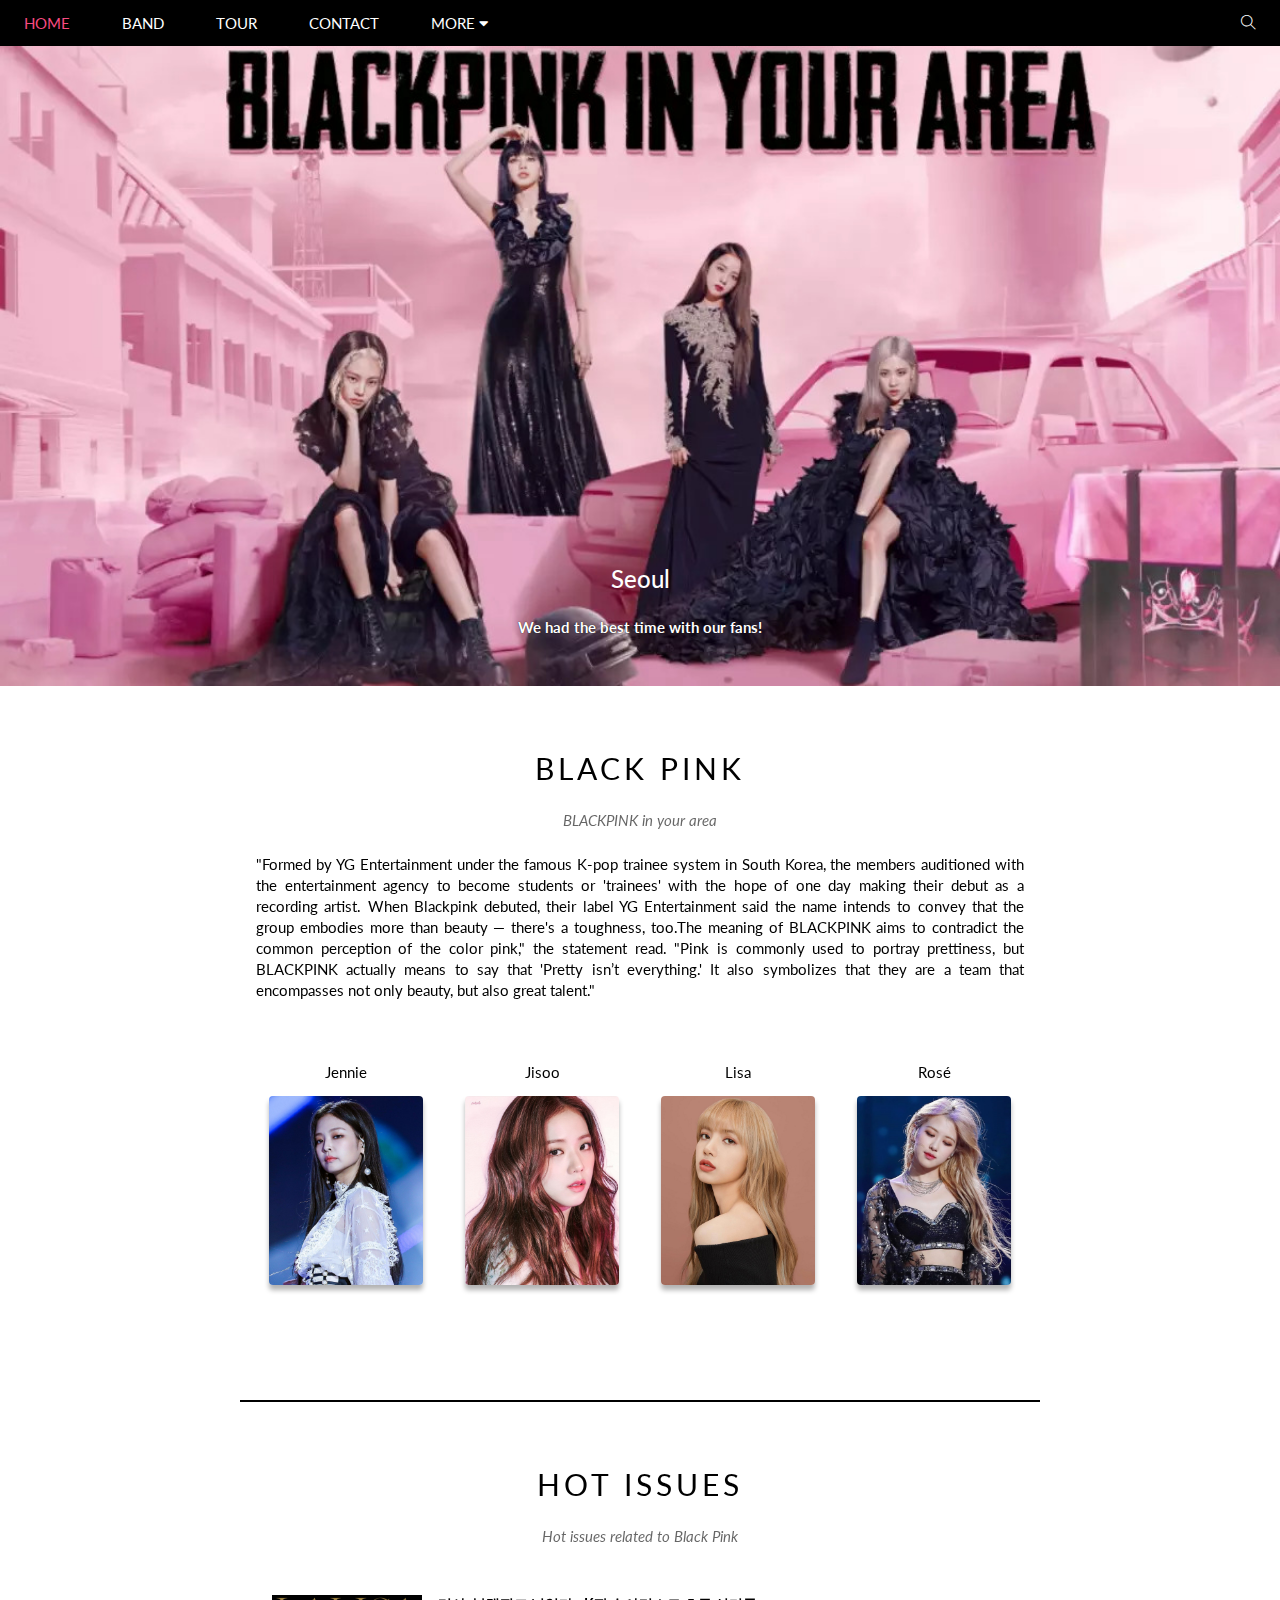
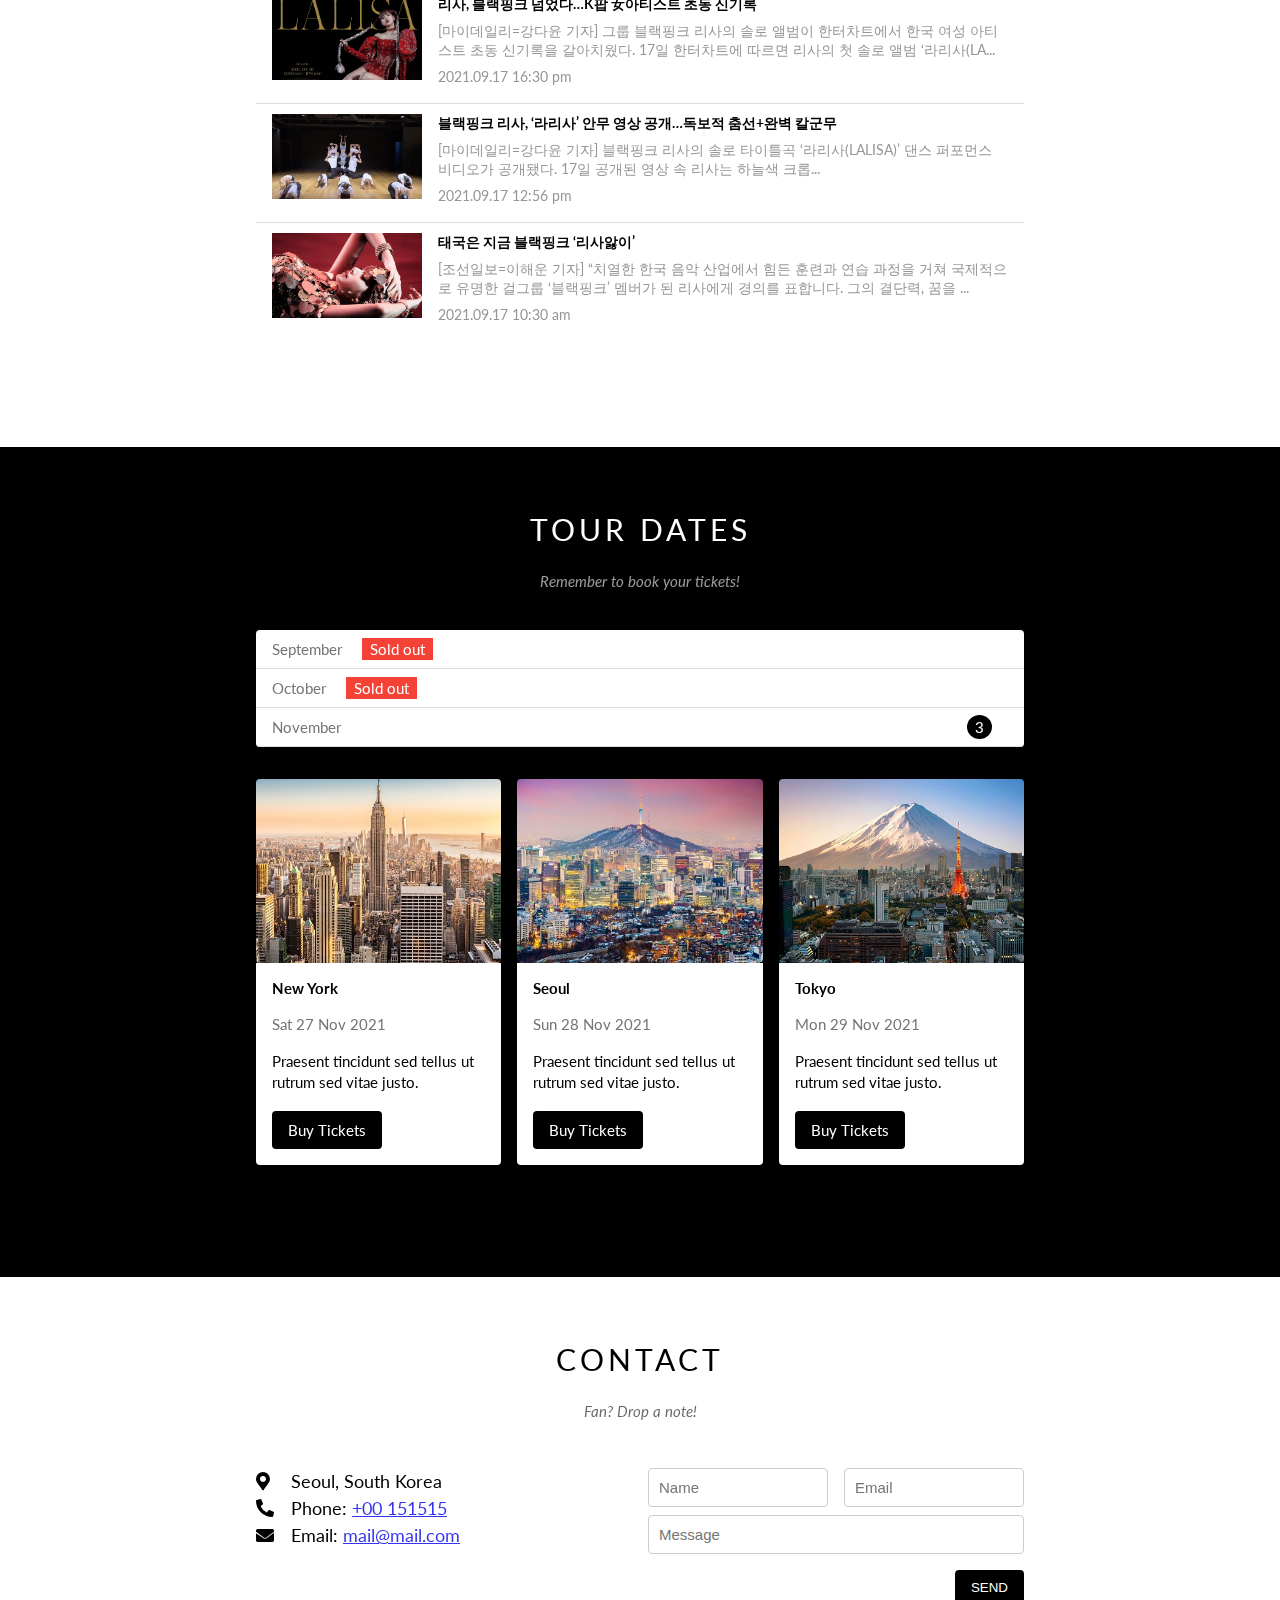
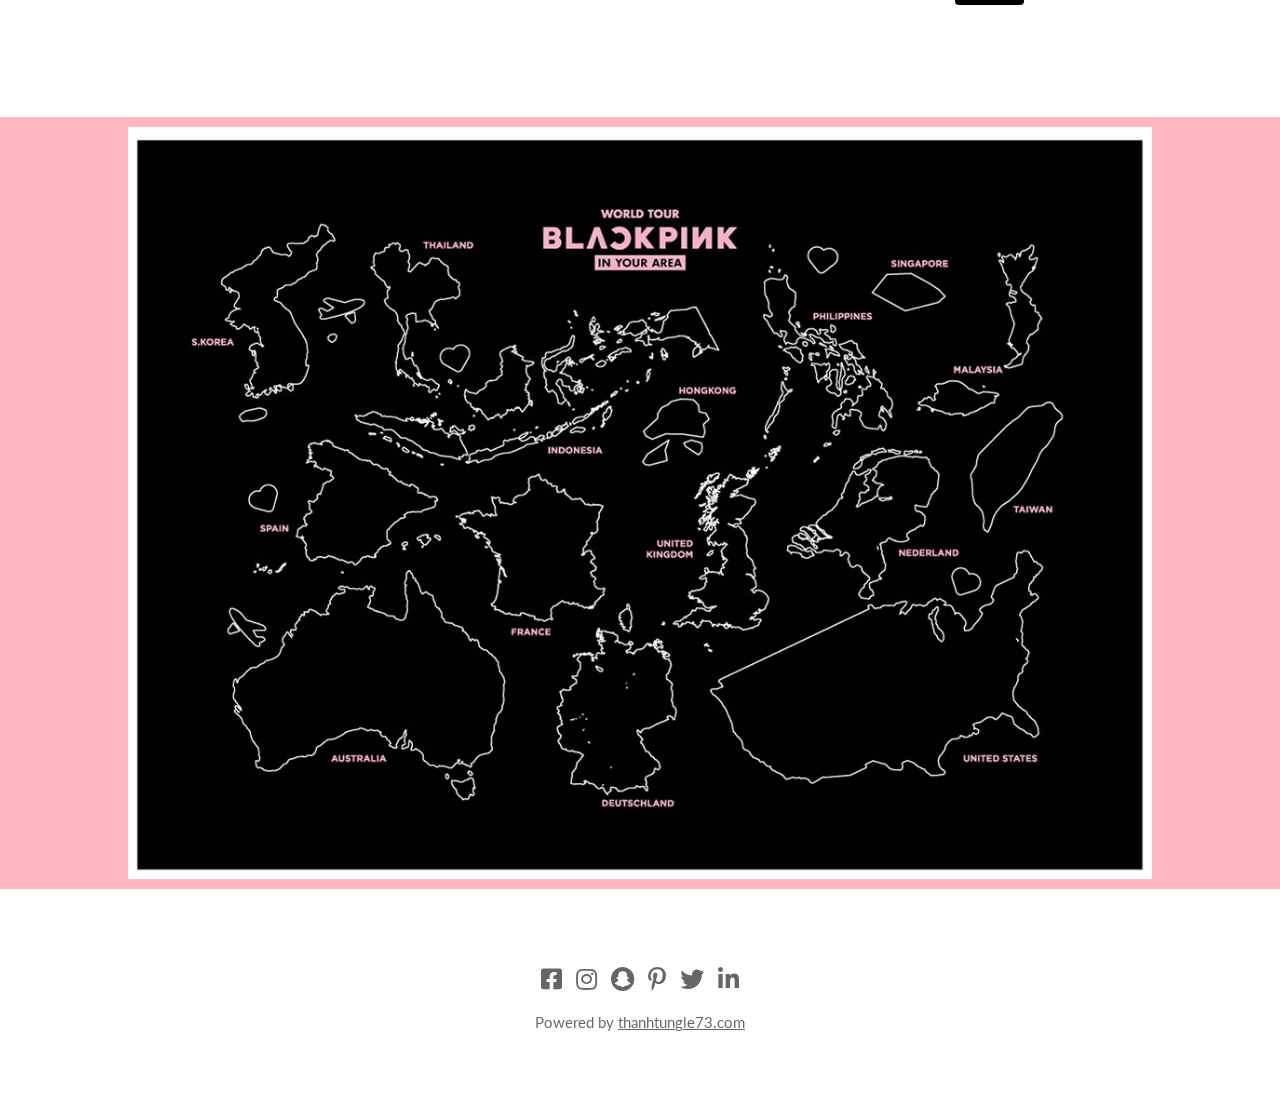
<file: w3c_the_music_band/index.html>
<!DOCTYPE html>
<html lang="en">

<head>
    <meta charset="UTF-8">
    <meta http-equiv="X-UA-Compatible" content="IE=edge">
    <meta name="viewport" content="width=device-width, initial-scale=1.0">
    <link rel="stylesheet" href="./assets/css/style.css">
    <link rel="stylesheet" href="./assets/css/responsive.css">
    <link rel="icon" href="https://icon-library.com/images/music-icon-ico/music-icon-ico-5.jpg">
    <link rel="stylesheet" href="./assets/fonts/themify-icons/themify-icons.css">
    <link rel="stylesheet" href="https://cdnjs.cloudflare.com/ajax/libs/font-awesome/5.15.1/css/all.min.css" />
    <link rel="preconnect" href="https://fonts.googleapis.com">
    <link rel="preconnect" href="https://fonts.gstatic.com" crossorigin>
    <link rel="preconnect" href="https://fonts.googleapis.com">
    <link rel="preconnect" href="https://fonts.gstatic.com" crossorigin>
    <link href="https://fonts.googleapis.com/css2?family=Lato:wght@300;400&display=swap" rel="stylesheet">
    <title>The Black Pink</title>
</head>

<body>
    <div id="main">
        <div id="header">
            <!-- Begin: Nav -->
            <ul id="nav">
                <li><a href="#">Home</a></li>
                <li><a href="#band">Band</a></li>
                <li><a href="#tour">Tour</a></li>
                <li><a href="#contact">Contact</a></li>
                <li>
                    <a href="#">
                        More
                        <i class="fas fa-caret-down"></i>
                    </a>
                    <ul class="subnav">
                        <li><a href="#">Merchandise</a></li>
                        <li><a href="#">Extras</a></li>
                        <li><a href="#">Media</a></li>
                    </ul>
                </li>
            </ul>
            <!-- End: Nav -->

            <div class="mobile-menu-btn">
                <i class="menu-icon fas fa-bars"></i>
            </div>
            <!-- Begin: Search button -->
            <div id="search-btn">
                <i class="search-icon ti-search"></i>
            </div>
            <!-- End: Search button -->
        </div>

        <div id="sliders">
            <div class="slider slider-1">
                <div class="text-content">
                    <h2 class="heading">Seoul</h2>
                    <div class="text-description">We had the best time with our fans!</div>
                </div>
            </div>

            <div class="slider slider-2">
                <div class="text-content">
                    <h2 class="heading">Taiwan</h2>
                    <div class="text-description">The atmosphere in Taiwan is lorem ipsum.</div>
                </div>
            </div>

            <div class="slider slider-3">
                <div class="text-content">
                    <h2 class="heading">HongKong</h2>
                    <div class="text-description">Thank you, HongKong - A night we won't forget.</div>
                </div>
            </div>
        </div>

        <div id="content">
            <div id="band" class="content-section">
                <h2 class="content-heading">BLACK PINK</h2>
                <p class="content-sub-heading">BLACKPINK in your area</p>
                <p class="content-about">"Formed by YG Entertainment under the famous K-pop trainee system in South
                    Korea, the members auditioned with the entertainment agency to become students or 'trainees' with
                    the hope of one day making their debut as a recording artist. When Blackpink debuted, their label YG
                    Entertainment said the name intends to convey that the group embodies more than beauty — there's a
                    toughness, too.The meaning of BLACKPINK aims to contradict the common perception of the color
                    pink," the statement read. "Pink is commonly used to portray prettiness, but BLACKPINK actually
                    means to say that 'Pretty isn’t everything.' It also symbolizes that they are a team that
                    encompasses not only beauty, but also great talent."</p>
                <div class="row member-list">
                    <div class="col col-fourth s-col-full text-center mt-32">
                        <p class="member-name">Jennie</p>
                        <img src="./assets/img/band/jennie.jpg" alt="Jennie" class="member-img">
                    </div>

                    <div class="col col-fourth s-col-full text-center mt-32">
                        <p class="member-name">Jisoo</p>
                        <img src="./assets/img/band/jisoo.jpg" alt="Jisoo" class="member-img">
                    </div>

                    <div class="col col-fourth s-col-full text-center mt-32">
                        <p class="member-name">Lisa</p>
                        <img src="./assets/img/band/lisa.jpg" alt="Lisa" class="member-img">
                    </div>

                    <div class="col col-fourth s-col-full text-center mt-32">
                        <p class="member-name">Rosé</p>
                        <img src="./assets/img/band/rose.jpg" alt="Rosé" class="member-img">
                    </div>
                </div>
            </div>

            <div id="hot-issue" class="content-section">
                <h2 class="content-heading">HOT ISSUES</h2>
                <p class="content-sub-heading">Hot issues related to Black Pink</p>
                <ul class="issue-list">
                    <li class="issue-items">
                        <div class="issue-container">
                            <a href="#">
                                <div class="issue-img">
                                    <img src="./assets/img/issues/issue-1.jpg" alt="issue-1">
                                </div>
                                <div class="issue-summary">
                                    <h4>리사, 블랙핑크 넘었다…K팝 女아티스트 초동 신기록</h4>
                                    <p class="summary"> [마이데일리=강다윤 기자] 그룹 블랙핑크 리사의 솔로 앨범이 한터차트에서 한국 여성 아티스트 초동 신기록을
                                        갈아치웠다. 17일 한터차트에 따르면 리사의
                                        첫
                                        솔로 앨범 ‘라리사(LA... </p>
                                    <p>2021.09.17 16:30 pm</p>
                                </div>
                            </a>
                        </div>
                    </li>
                    <li class="issue-items">
                        <div class="issue-container">
                            <a href="#">
                                <div class="issue-img">
                                    <img src="./assets/img/issues/issue-2.jpg" alt="issue-2">
                                </div>
                                <div class="issue-summary">
                                    <h4>블랙핑크 리사, ‘라리사’ 안무 영상 공개…독보적 춤선+완벽 칼군무</h4>
                                    <p class="summary"> [마이데일리=강다윤 기자] 블랙핑크 리사의 솔로 타이틀곡 ‘라리사(LALISA)’ 댄스 퍼포먼스 비디오가 공개됐다.
                                        17일
                                        공개된 영상 속 리사는
                                        하늘색
                                        크롭... </p>
                                    <p>2021.09.17 12:56 pm</p>
                                </div>
                            </a>
                        </div>
                    </li>
                    <li class="issue-items">
                        <div class="issue-container">
                            <a href="#">
                                <div class="issue-img">
                                    <img src="./assets/img/issues/issue-3.jpg" alt="issue-3">
                                </div>
                                <div class="issue-summary">
                                    <h4>태국은 지금 블랙핑크 ‘리사앓이’</h4>
                                    <p class="summary">
                                        [조선일보=이해운 기자] “치열한 한국 음악 산업에서 힘든 훈련과 연습 과정을 거쳐 국제적으로 유명한 걸그룹 ‘블랙핑크’ 멤버가 된 리사에게
                                        경의를
                                        표합니다.
                                        그의 결단력, 꿈을 ... </p>
                                    <p>2021.09.17 10:30 am</p>
                                </div>
                            </a>
                        </div>
                    </li>
                    <li class="issue-items">
                        <div class="issue-container">
                            <a href="#">
                                <div class="issue-img">
                                    <img src="./assets/img/issues/issue-4.jpg" alt="issue-4">
                                </div>
                                <div class="issue-summary">
                                    <h4>리사, 테일러 스위프트 넘었다…뮤비 24시간 조회수 ‘전세계 솔로 최고’</h4>
                                    <p class="summary">
                                        [엑스포츠뉴스=조혜진 기자] 그룹 블랙핑크 리사의 타이틀곡 ‘LALISA’ 뮤직비디오가 유튜브 24시간 조회수 부문에서 솔로 아티스트 세계 최고
                                        기록을
                                        경신했... </p>
                                    <p>2021.09.14 12:13 pm</p>
                                </div>
                            </a>
                        </div>
                    </li>
                    <li class="issue-items">
                        <div class="issue-container">
                            <a href="#">
                                <div class="issue-img">
                                    <img src="./assets/img/issues/issue-5.jpg" alt="issue-5">
                                </div>
                                <div class="issue-summary">
                                    <h4>블랙핑크 리사, ‘LALISA’ 스페셜 무대 영상 깜짝 공개</h4>
                                    <p class="summary">
                                        [OSEN=지민경 기자] 블랙핑크 리사의 솔로 타이틀곡 ‘LALISA’ 스페셜 무대 영상이 13일 YG 공식 블로그와 유튜브를 통해 깜짝
                                        공개됐다.
                                        지상파
                                        방... </p>
                                    <p>2021.09.13 11:14 am</p>
                                </div>
                            </a>
                        </div>
                    </li>
                    <li class="issue-items">
                        <div class="issue-container">
                            <a href="#">
                                <div class="issue-img">
                                    <img src="./assets/img/issues/issue-6.jpg" alt="issue-6">
                                </div>
                                <div class="issue-summary">
                                    <h4>블랙핑크, 유튜브 구독자 전 세계 아티스트 1위 등극</h4>
                                    <p class="summary">
                                        [한국경제TV=유병철 기자] 블랙핑크(BLACKPINK)가 팝스타 저스틴 비버(Justin Bieber)를 넘어서며 명실공히 유튜브 세계
                                        최강자로
                                        등극했다.
                                        YG엔터테인먼트에 따르... </p>
                                    <p>2021.09.10 15:59 pm</p>
                                </div>
                            </a>
                        </div>
                    </li>
                </ul>
            </div>

            <div id="tour" class="tour-section">
                <div class="content-section">
                    <h2 class="content-heading text-white">TOUR DATES</h2>
                    <p class="content-sub-heading text-white">Remember to book your tickets!</p>

                    <ul class="tickets-list border-radius-4">
                        <li>September <span class="sold-out">Sold out</span></li>
                        <li>October <span class="sold-out">Sold out</span></li>
                        <li class="border-radiusb-4">November <span class="quantity" onclick="">3
                                <div class="tour-quantity-hover border-radius-4">
                                    <div class="tour-quantity-msg"></div>
                                    <p>3 remaining tickets are available</p>
                                </div>
                            </span>

                        </li>
                    </ul>

                    <div class="row places-list">
                        <div class="col col-third s-col-full mt-16">
                            <div class="place-image-container border-radius-4">
                                <img src="./assets/img/tickets/newyork-2.jpg" alt="New York" class="place-img">
                            </div>
                            <div class="place-body border-radiusb-4">
                                <h2 class="place-heading">New York</h2>
                                <p class="place-time">Sat 27 Nov 2021</p>
                                <p class="place-description">Praesent tincidunt sed tellus ut rutrum sed vitae justo.
                                </p>
                                <a href="#" class="place-buy-btn btn s-col-full s-text-center border-radius-4">Buy
                                    Tickets</a>
                            </div>
                        </div>

                        <div class="col col-third s-col-full mt-16">
                            <div class="place-image-container border-radius-4">
                                <img src="./assets/img/tickets/seoul.jpeg" alt="seoul" class="place-img">
                            </div>
                            <div class="place-body border-radiusb-4">
                                <h2 class="place-heading">Seoul</h2>
                                <p class="place-time">Sun 28 Nov 2021</p>
                                <p class="place-description">Praesent tincidunt sed tellus ut rutrum sed vitae justo.
                                </p>
                                <a href="#" class="place-buy-btn btn s-col-full s-text-center border-radius-4">Buy
                                    Tickets</a>
                            </div>
                        </div>

                        <div class="col col-third s-col-full mt-16">
                            <div class="place-image-container border-radius-4">
                                <img src="./assets/img/tickets/tokyo.jpg" alt="Tokyo" class="place-img">
                            </div>
                            <div class="place-body border-radiusb-4">
                                <h2 class="place-heading">Tokyo</h2>
                                <p class="place-time">Mon 29 Nov 2021</p>
                                <p class="place-description">Praesent tincidunt sed tellus ut rutrum sed vitae justo.
                                </p>
                                <a href="#" class="place-buy-btn btn s-col-full s-text-center border-radius-4">Buy
                                    Tickets</a>
                            </div>
                        </div>
                    </div>
                </div>
            </div>

            <div id="contact" class="contact-section">
                <div class="content-section">
                    <h2 class="content-heading">CONTACT</h2>
                    <p class="content-sub-heading">Fan? Drop a note!</p>

                    <div class="row contact-container">
                        <div class="col col-half contact-infor s-col-full mt-16">
                            <p class="contact-address">
                                <i class="contact-icon fas fa-map-marker-alt"></i>
                                Seoul, South Korea
                            </p>
                            <p class="contact-phone">
                                <i class="contact-icon fas fa-phone-alt"></i>
                                Phone: <a href="tel:+00 151515">+00 151515</a>
                            </p>
                            <p class="contact-email">
                                <i class="contact-icon fas fa-envelope"></i>
                                Email: <a href="mailto:mail@mail.com">mail@mail.com</a>
                            </p>
                        </div>

                        <div class="col col-half s-col-full mt-16">
                            <form action="" class="contact-form">
                                <div class="row">
                                    <div class="col col-half s-col-full">
                                        <input type="text" placeholder="Name" required class="contact-form-item">
                                    </div>

                                    <div class="col col-half s-col-full">
                                        <input type="email" placeholder="Email" required class="contact-form-item">
                                    </div>
                                </div>

                                <div class="mt-8">
                                    <input type="text" placeholder="Message" required class="contact-form-item">
                                </div>
                                <button class="contact-submit-btn btn mt-16 pull-right s-col-full">SEND</button>
                            </form>
                        </div>
                    </div>
                </div>
            </div>

            <div class="map-img">
                <img src="./assets/img/footer/map-2.jpg" alt="Map">
            </div>
        </div>

        <div id="footer">
            <div class="footer-container">
                <div class="footer-info text-center">
                    <div class="footer-icon">
                        <a href="#"><i class="fab fa-facebook-square"></i></a>
                        <a href="#"><i class="fab fa-instagram"></i></a>
                        <a href="#"><i class="fab fa-snapchat"></i></a>
                        <a href="#"><i class="fab fa-pinterest-p"></i></a>
                        <a href="#"><i class="fab fa-twitter"></i></a>
                        <a href="#"><i class="fab fa-linkedin-in"></i></a>
                    </div>
                    <p class="footer-copy-right">Powered by <a href="https://www.w3schools.com/w3css/default.asp"
                            target="_blank">thanhtungle73.com</a></p>
                </div>
            </div>
        </div>
    </div>

    <div class="modal place-modal">
        <div class="modal-container border-radius-4">
            <div class="modal-icon-container">
                <i class="modal-close-icon fas fa-times"></i>
            </div>
            <header class="modal-header border-radiust-4">
                <i class="modal-header-icon fas fa-suitcase"></i>
                Tickets
            </header>

            <div class="modal-body">
                <form action="">
                    <label for="quantity" class="modal-label">
                        <i class="fas fa-shopping-cart"></i>
                        Tickets, $15 per person
                    </label>
                    <input id="quantity" required type="number" class="modal-input" placeholder="How many?">

                    <label for="email" class="modal-label">
                        <i class="fas fa-user"></i>
                        Send To
                    </label>
                    <input id="email" required type="email" class="modal-input" placeholder="Enter your email">

                    <button type="button" class="pay-btn">Pay
                        <i class="fas fa-check"></i>
                    </button>
                    <p class="warning-msg">
                        <i class="fas fa-exclamation-triangle"></i>
                        Please enter valid number of tickets and your email</p>
            </div>
            </form>


            <footer class="modal-footer">
                <p class="modal-help">Need <a href="#">help?</a></p>
            </footer>
        </div>
        <div class="clear-fix"></div>
    </div>

    <div class="modal ticket-modal">
        <div class="confirm-modal-container">
            <header class="confirm-modal-header">
                <i class="fas fa-check-circle"></i>
                Tickets Booking Successful
            </header>

            <div class="confirm-modal-body text-center">
                <p>The tickets will be sent to your email. Thank You!</p>
            </div>

            <div class="ticket-close-popup confirm-close-popup text-center">
                <button class="btn">Close</button>
            </div>
        </div>
    </div>

    <div class="modal contact-modal">
        <div class="confirm-modal-container">
            <header class="confirm-modal-header">
                <i class="fas fa-check-circle"></i>
                Successful Submission
            </header>

            <div class="confirm-modal-body text-center">
                <p>Your message
                <p class="confirm-modal-value"></p> has been sent successfully. We will respond via email.</p>
            </div>

            <div class="contact-close-popup confirm-close-popup text-center">
                <button class="btn">Close</button>
            </div>
        </div>
    </div>

    <script src="./main.js"></script>
</body>

</html>
</file>
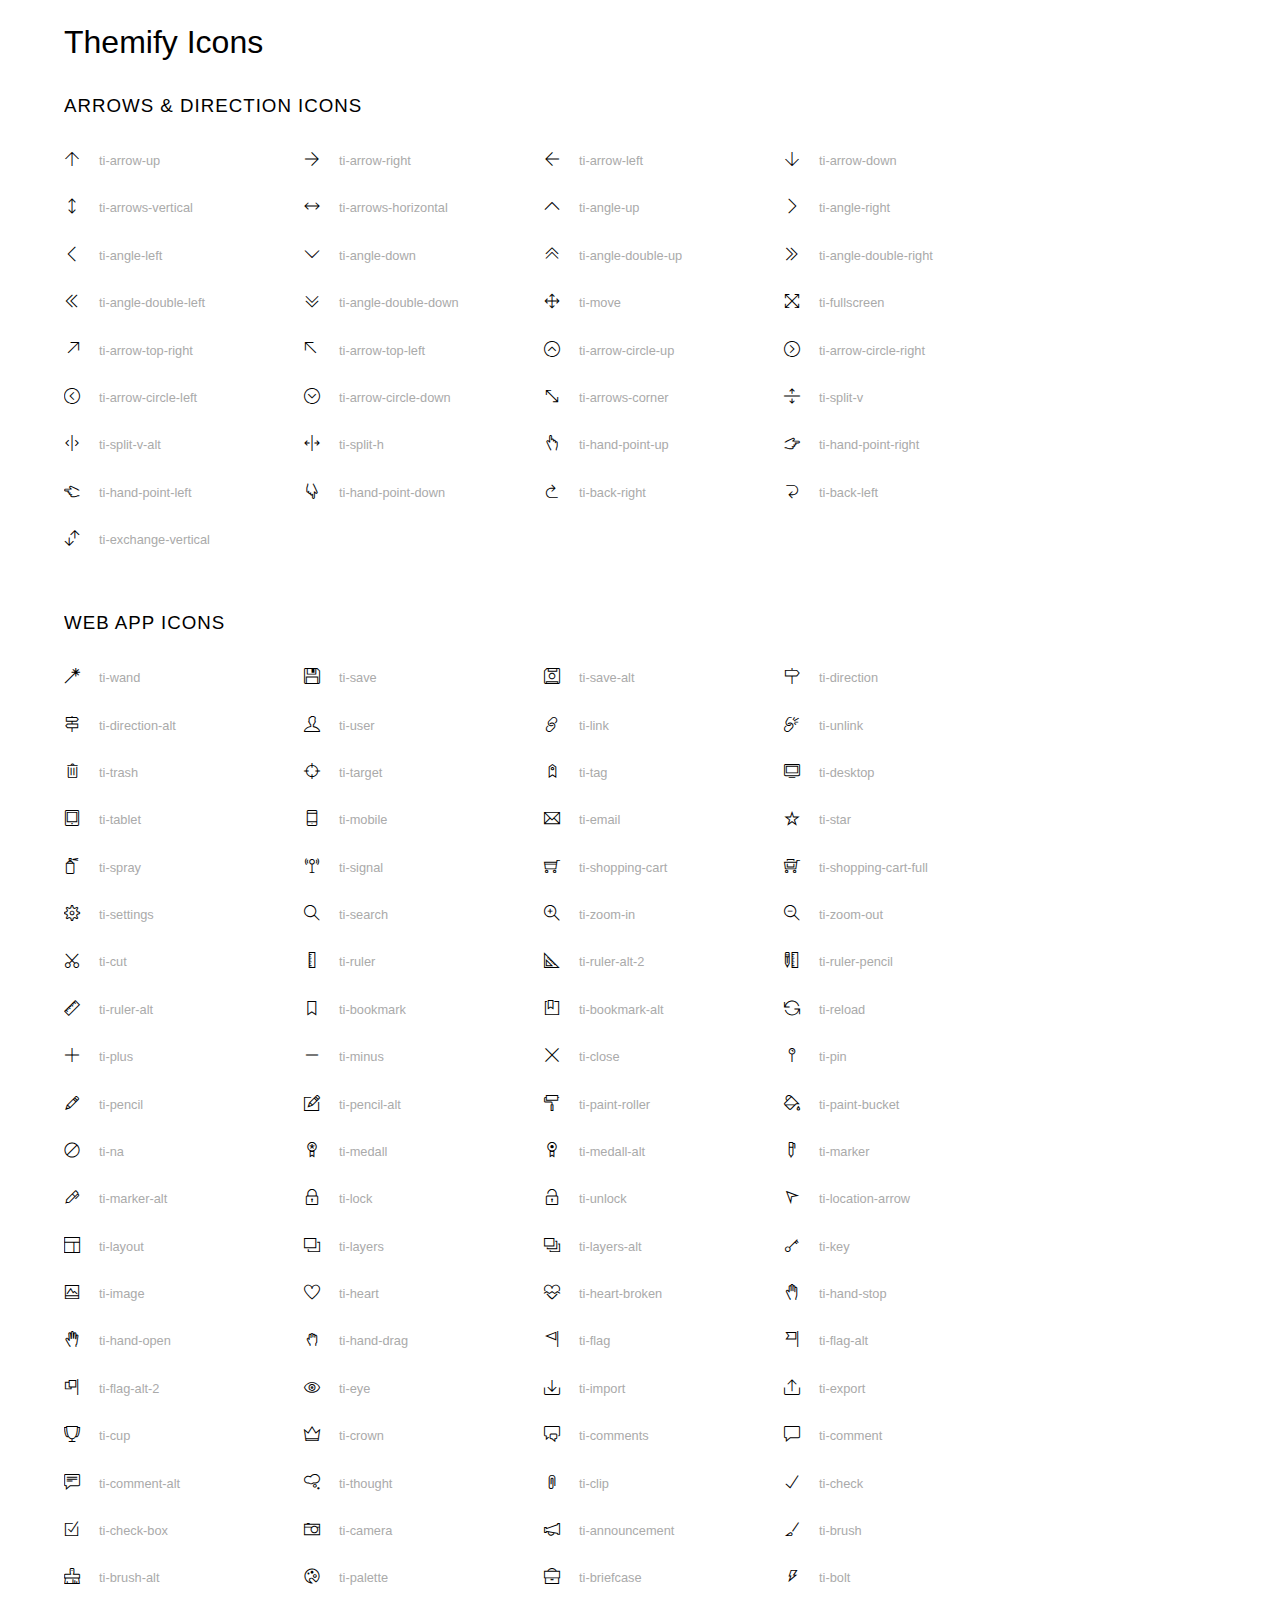
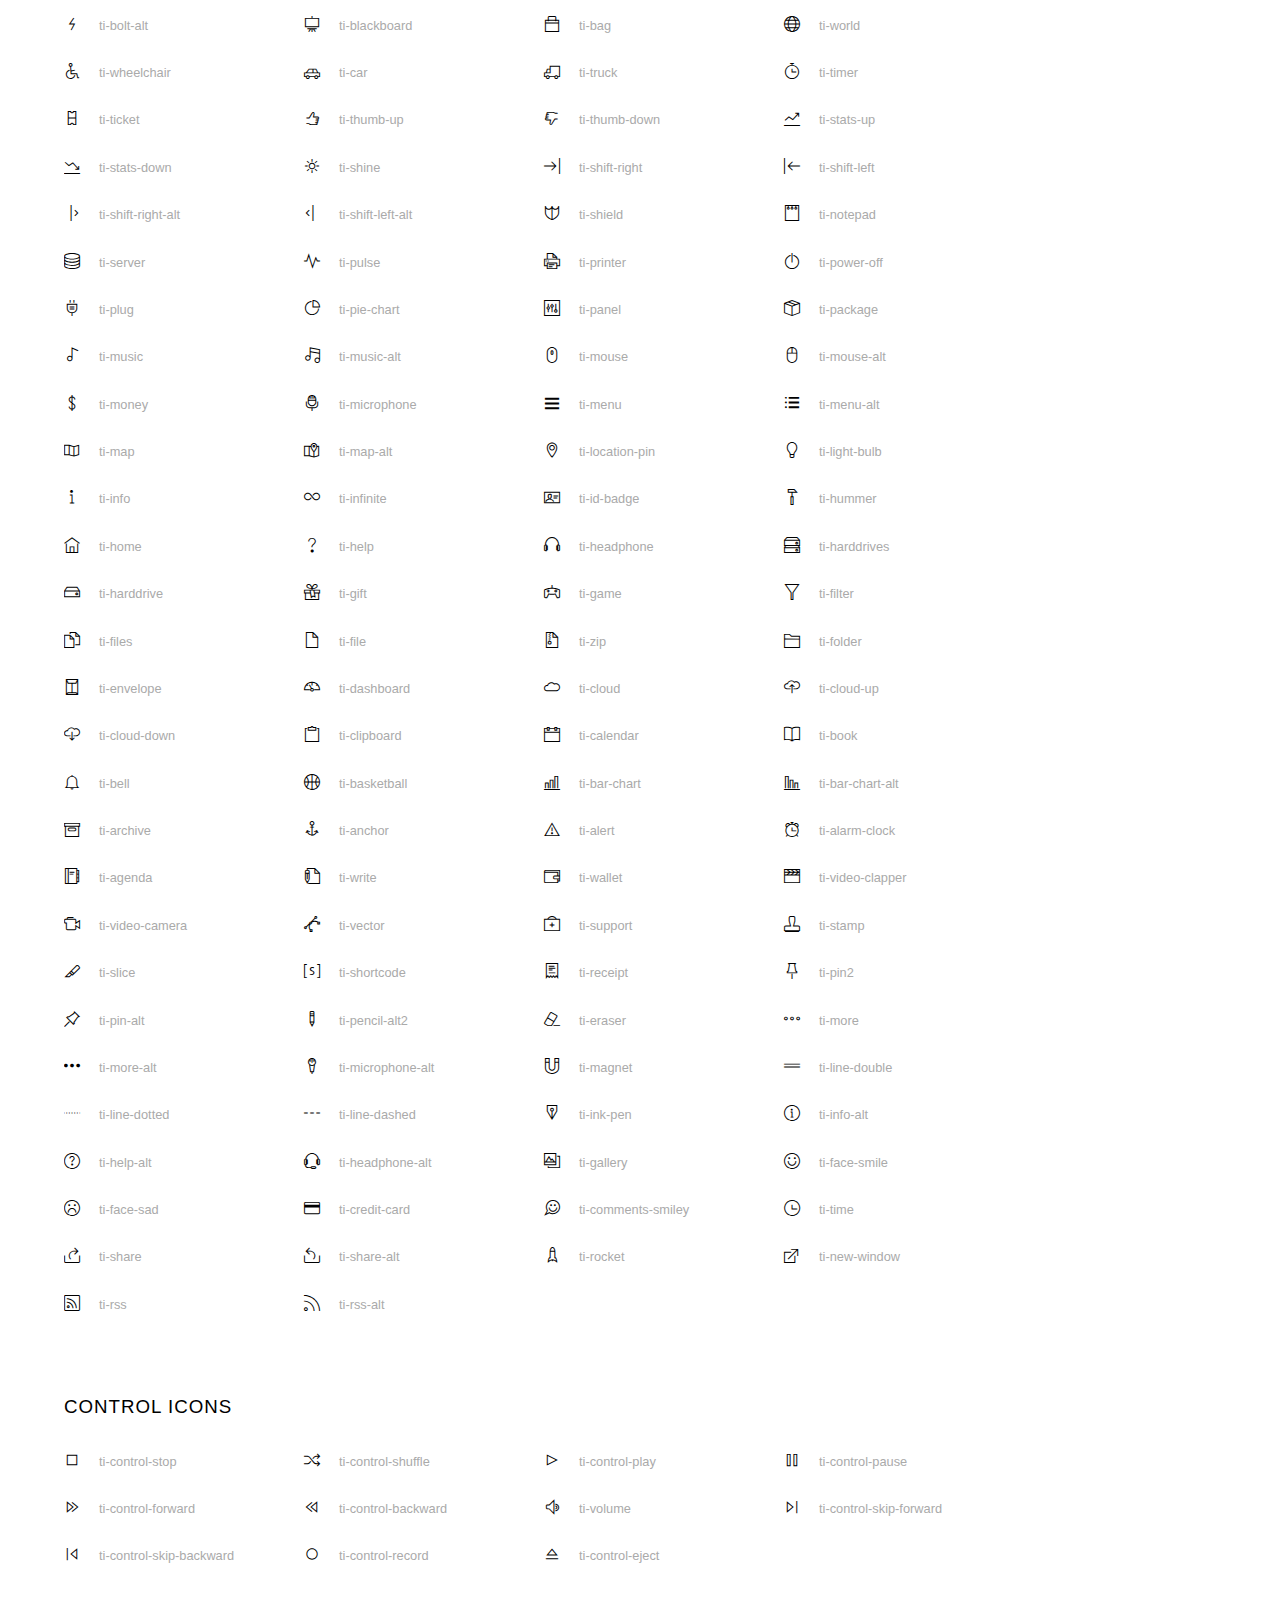
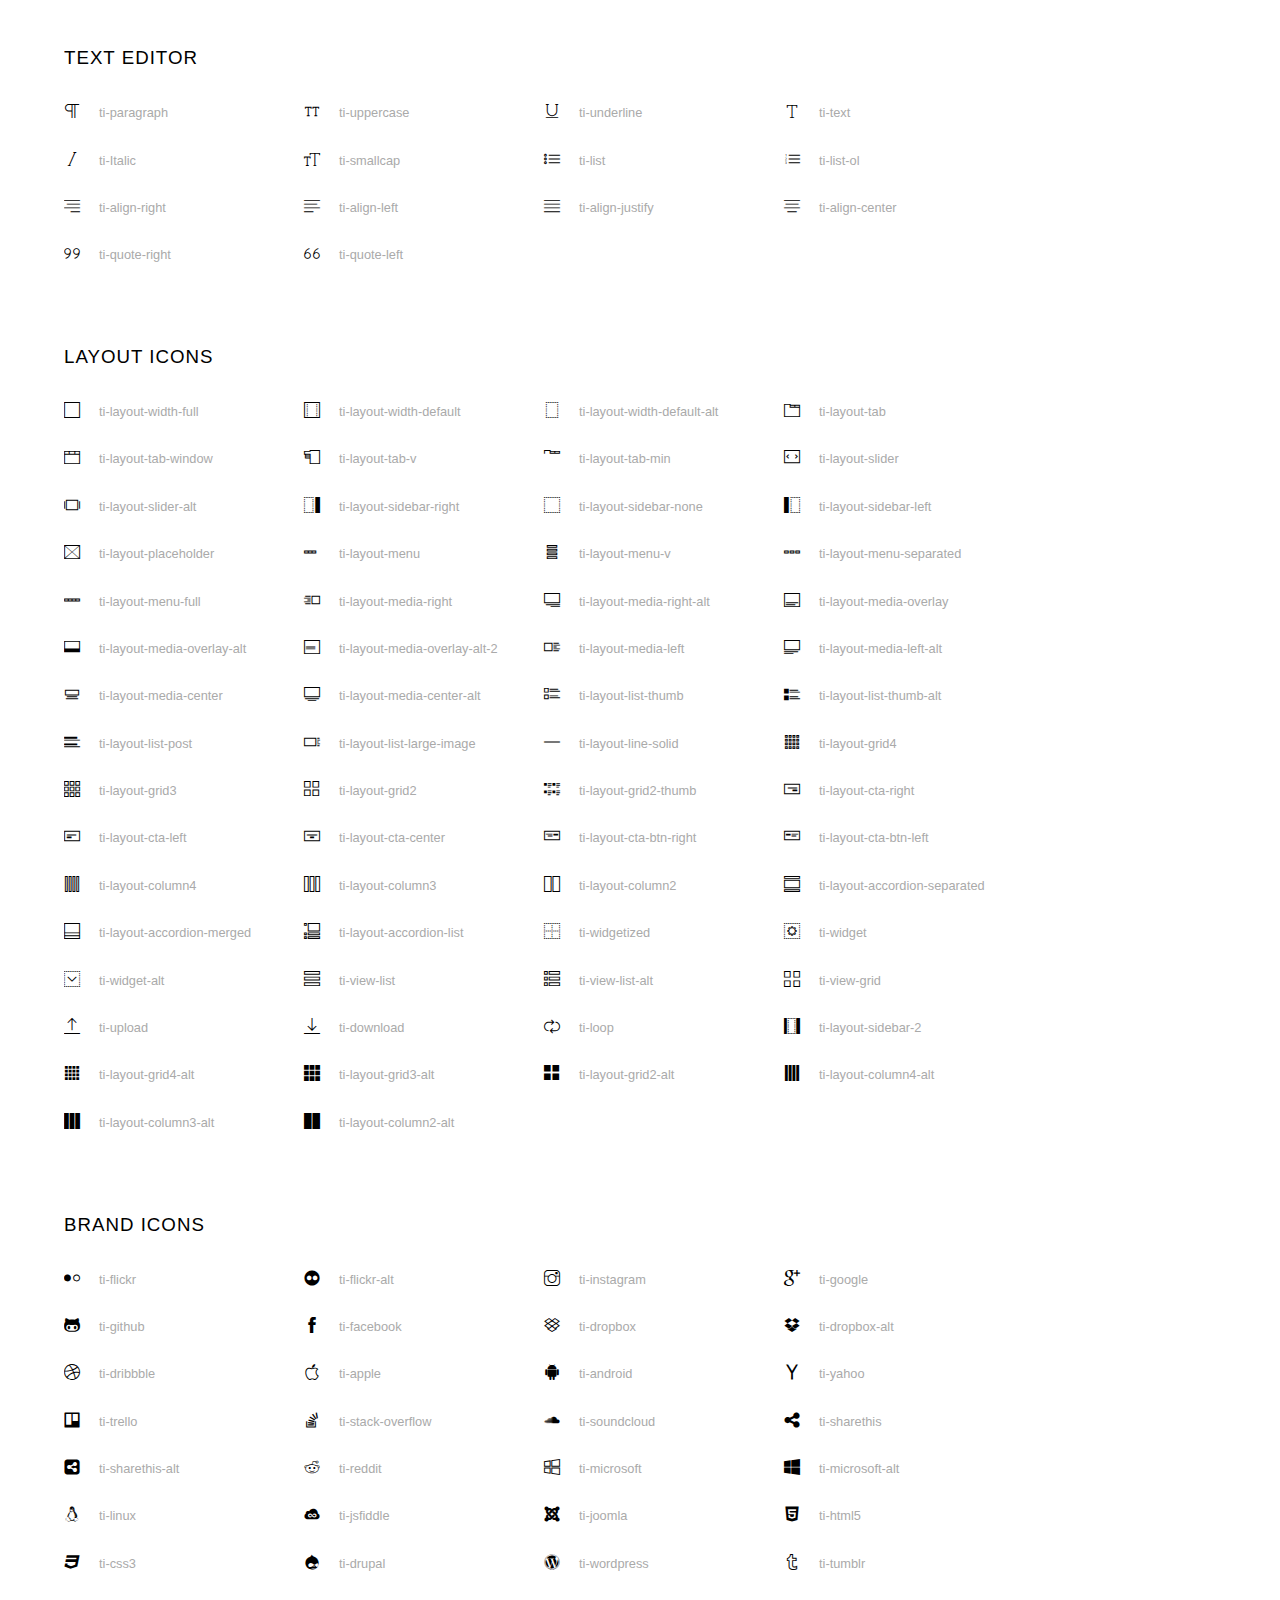
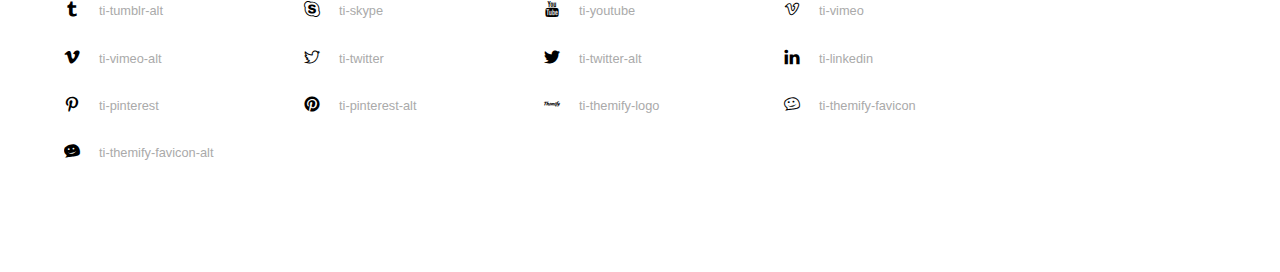
<file: session_33_w3c_the_music_band/assets/fonts/themify-icons/index.html>
<!doctype html>
<html>
<head>
	<meta charset="utf-8">
	<title>Themify Icon Font</title>
	<meta name="viewport" content="width=device-width">
	<link rel="stylesheet" href="demo-files/demo.css">
	<link rel="stylesheet" href="themify-icons.css">
	<!--[if lt IE 8]><!-->
	<link rel="stylesheet" href="ie7/ie7.css">
	<!--<![endif]-->
</head>
<body>
	<h1>Themify Icons</h1>

	<div class="icon-section">

		<div class="icon-section">
			<h3>Arrows &amp; Direction Icons </h3>

			<div class="icon-container">
				<span class="ti-arrow-up"></span><span class="icon-name"> ti-arrow-up</span>
			</div>
			<div class="icon-container">
				<span class="ti-arrow-right"></span><span class="icon-name"> ti-arrow-right</span>
			</div>
			<div class="icon-container">
				<span class="ti-arrow-left"></span><span class="icon-name"> ti-arrow-left</span>
			</div>
			<div class="icon-container">
				<span class="ti-arrow-down"></span><span class="icon-name"> ti-arrow-down</span>
			</div>
			<div class="icon-container">
				<span class="ti-arrows-vertical"></span><span class="icon-name"> ti-arrows-vertical</span>
			</div>
			<div class="icon-container">
				<span class="ti-arrows-horizontal"></span><span class="icon-name"> ti-arrows-horizontal</span>
			</div>
			<div class="icon-container">
				<span class="ti-angle-up"></span><span class="icon-name"> ti-angle-up</span>
			</div>
			<div class="icon-container">
				<span class="ti-angle-right"></span><span class="icon-name"> ti-angle-right</span>
			</div>
			<div class="icon-container">
				<span class="ti-angle-left"></span><span class="icon-name"> ti-angle-left</span>
			</div>
			<div class="icon-container">
				<span class="ti-angle-down"></span><span class="icon-name"> ti-angle-down</span>
			</div>	
			<div class="icon-container">
				<span class="ti-angle-double-up"></span><span class="icon-name"> ti-angle-double-up</span>
			</div>
			<div class="icon-container">
				<span class="ti-angle-double-right"></span><span class="icon-name"> ti-angle-double-right</span>
			</div>
			<div class="icon-container">
				<span class="ti-angle-double-left"></span><span class="icon-name"> ti-angle-double-left</span>
			</div>
			<div class="icon-container">
				<span class="ti-angle-double-down"></span><span class="icon-name"> ti-angle-double-down</span>
			</div>					
			<div class="icon-container">
				<span class="ti-move"></span><span class="icon-name"> ti-move</span>
			</div>
			<div class="icon-container">
				<span class="ti-fullscreen"></span><span class="icon-name"> ti-fullscreen</span>
			</div>
			<div class="icon-container">
				<span class="ti-arrow-top-right"></span><span class="icon-name"> ti-arrow-top-right</span>
			</div>
			<div class="icon-container">
				<span class="ti-arrow-top-left"></span><span class="icon-name"> ti-arrow-top-left</span>
			</div>
			<div class="icon-container">
				<span class="ti-arrow-circle-up"></span><span class="icon-name"> ti-arrow-circle-up</span>
			</div>
			<div class="icon-container">
				<span class="ti-arrow-circle-right"></span><span class="icon-name"> ti-arrow-circle-right</span>
			</div>
			<div class="icon-container">
				<span class="ti-arrow-circle-left"></span><span class="icon-name"> ti-arrow-circle-left</span>
			</div>
			<div class="icon-container">
				<span class="ti-arrow-circle-down"></span><span class="icon-name"> ti-arrow-circle-down</span>
			</div>
			<div class="icon-container">
				<span class="ti-arrows-corner"></span><span class="icon-name"> ti-arrows-corner</span>
			</div>
			<div class="icon-container">
				<span class="ti-split-v"></span><span class="icon-name"> ti-split-v</span>
			</div>

			<div class="icon-container">
				<span class="ti-split-v-alt"></span><span class="icon-name"> ti-split-v-alt</span>
			</div>
			<div class="icon-container">
				<span class="ti-split-h"></span><span class="icon-name"> ti-split-h</span>
			</div>
			<div class="icon-container">
				<span class="ti-hand-point-up"></span><span class="icon-name"> ti-hand-point-up</span>
			</div>
			<div class="icon-container">
				<span class="ti-hand-point-right"></span><span class="icon-name"> ti-hand-point-right</span>
			</div>
			<div class="icon-container">
				<span class="ti-hand-point-left"></span><span class="icon-name"> ti-hand-point-left</span>
			</div>
			<div class="icon-container">
				<span class="ti-hand-point-down"></span><span class="icon-name"> ti-hand-point-down</span>
			</div>
			<div class="icon-container">
				<span class="ti-back-right"></span><span class="icon-name"> ti-back-right</span>
			</div>
			<div class="icon-container">
				<span class="ti-back-left"></span><span class="icon-name"> ti-back-left</span>
			</div>
			<div class="icon-container">
				<span class="ti-exchange-vertical"></span><span class="icon-name"> ti-exchange-vertical</span>
			</div>

		</div> <!-- Arrows Icons -->



		<h3>Web App Icons</h3>
		
		<div class="icon-section">

			<div class="icon-container">
				<span class="ti-wand"></span><span class="icon-name"> ti-wand</span>
			</div>
			<div class="icon-container">
				<span class="ti-save"></span><span class="icon-name"> ti-save</span>
			</div>
			<div class="icon-container">
				<span class="ti-save-alt"></span><span class="icon-name"> ti-save-alt</span>
			</div>

			<div class="icon-container">
				<span class="ti-direction"></span><span class="icon-name"> ti-direction</span>
			</div>
			<div class="icon-container">
				<span class="ti-direction-alt"></span><span class="icon-name"> ti-direction-alt</span>
			</div>
			<div class="icon-container">
				<span class="ti-user"></span><span class="icon-name"> ti-user</span>
			</div>
			<div class="icon-container">
				<span class="ti-link"></span><span class="icon-name"> ti-link</span>
			</div>
			<div class="icon-container">
				<span class="ti-unlink"></span><span class="icon-name"> ti-unlink</span>
			</div>
			<div class="icon-container">
				<span class="ti-trash"></span><span class="icon-name"> ti-trash</span>
			</div>
			<div class="icon-container">
				<span class="ti-target"></span><span class="icon-name"> ti-target</span>
			</div>
			<div class="icon-container">
				<span class="ti-tag"></span><span class="icon-name"> ti-tag</span>
			</div>
			<div class="icon-container">
				<span class="ti-desktop"></span><span class="icon-name"> ti-desktop</span>
			</div>
			<div class="icon-container">
				<span class="ti-tablet"></span><span class="icon-name"> ti-tablet</span>
			</div>
			<div class="icon-container">
				<span class="ti-mobile"></span><span class="icon-name"> ti-mobile</span>
			</div>
			<div class="icon-container">
				<span class="ti-email"></span><span class="icon-name"> ti-email</span>
			</div>	
			<div class="icon-container">
				<span class="ti-star"></span><span class="icon-name"> ti-star</span>
			</div>
			<div class="icon-container">
				<span class="ti-spray"></span><span class="icon-name"> ti-spray</span>
			</div>
			<div class="icon-container">
				<span class="ti-signal"></span><span class="icon-name"> ti-signal</span>
			</div>
			<div class="icon-container">
				<span class="ti-shopping-cart"></span><span class="icon-name"> ti-shopping-cart</span>
			</div>
			<div class="icon-container">
				<span class="ti-shopping-cart-full"></span><span class="icon-name"> ti-shopping-cart-full</span>
			</div>
			<div class="icon-container">
				<span class="ti-settings"></span><span class="icon-name"> ti-settings</span>
			</div>
			<div class="icon-container">
				<span class="ti-search"></span><span class="icon-name"> ti-search</span>
			</div>
			<div class="icon-container">
				<span class="ti-zoom-in"></span><span class="icon-name"> ti-zoom-in</span>
			</div>
			<div class="icon-container">
				<span class="ti-zoom-out"></span><span class="icon-name"> ti-zoom-out</span>
			</div>
			<div class="icon-container">
				<span class="ti-cut"></span><span class="icon-name"> ti-cut</span>
			</div>
			<div class="icon-container">
				<span class="ti-ruler"></span><span class="icon-name"> ti-ruler</span>
			</div>
			<div class="icon-container">
				<span class="ti-ruler-alt-2"></span><span class="icon-name"> ti-ruler-alt-2</span>
			</div>			
			<div class="icon-container">
				<span class="ti-ruler-pencil"></span><span class="icon-name"> ti-ruler-pencil</span>
			</div>
			<div class="icon-container">
				<span class="ti-ruler-alt"></span><span class="icon-name"> ti-ruler-alt</span>
			</div>
			<div class="icon-container">
				<span class="ti-bookmark"></span><span class="icon-name"> ti-bookmark</span>
			</div>
			<div class="icon-container">
				<span class="ti-bookmark-alt"></span><span class="icon-name"> ti-bookmark-alt</span>
			</div>
			<div class="icon-container">
				<span class="ti-reload"></span><span class="icon-name"> ti-reload</span>
			</div>
			<div class="icon-container">
				<span class="ti-plus"></span><span class="icon-name"> ti-plus</span>
			</div>
			<div class="icon-container">
				<span class="ti-minus"></span><span class="icon-name"> ti-minus</span>
			</div>
			<div class="icon-container">
				<span class="ti-close"></span><span class="icon-name"> ti-close</span>
			</div>			
			<div class="icon-container">
				<span class="ti-pin"></span><span class="icon-name"> ti-pin</span>
			</div>
			<div class="icon-container">
				<span class="ti-pencil"></span><span class="icon-name"> ti-pencil</span>
			</div>
					
		  	<div class="icon-container">
				<span class="ti-pencil-alt"></span><span class="icon-name"> ti-pencil-alt</span>
			</div>
			<div class="icon-container">
				<span class="ti-paint-roller"></span><span class="icon-name"> ti-paint-roller</span>
			</div>
			<div class="icon-container">
				<span class="ti-paint-bucket"></span><span class="icon-name"> ti-paint-bucket</span>
			</div>
			<div class="icon-container">
				<span class="ti-na"></span><span class="icon-name"> ti-na</span>
			</div>
			<div class="icon-container">
				<span class="ti-medall"></span><span class="icon-name"> ti-medall</span>
			</div>
			<div class="icon-container">
				<span class="ti-medall-alt"></span><span class="icon-name"> ti-medall-alt</span>
			</div>
			<div class="icon-container">
				<span class="ti-marker"></span><span class="icon-name"> ti-marker</span>
			</div>
			<div class="icon-container">
				<span class="ti-marker-alt"></span><span class="icon-name"> ti-marker-alt</span>
			</div>

			<div class="icon-container">
				<span class="ti-lock"></span><span class="icon-name"> ti-lock</span>
			</div>
			<div class="icon-container">
				<span class="ti-unlock"></span><span class="icon-name"> ti-unlock</span>
			</div>
			<div class="icon-container">
				<span class="ti-location-arrow"></span><span class="icon-name"> ti-location-arrow</span>
			</div>
			<div class="icon-container">
				<span class="ti-layout"></span><span class="icon-name"> ti-layout</span>
			</div>
			<div class="icon-container">
				<span class="ti-layers"></span><span class="icon-name"> ti-layers</span>
			</div>
			<div class="icon-container">
				<span class="ti-layers-alt"></span><span class="icon-name"> ti-layers-alt</span>
			</div>
			<div class="icon-container">
				<span class="ti-key"></span><span class="icon-name"> ti-key</span>
			</div>
			<div class="icon-container">
				<span class="ti-image"></span><span class="icon-name"> ti-image</span>
			</div>
			<div class="icon-container">
				<span class="ti-heart"></span><span class="icon-name"> ti-heart</span>
			</div>
			<div class="icon-container">
				<span class="ti-heart-broken"></span><span class="icon-name"> ti-heart-broken</span>
			</div>
			<div class="icon-container">
				<span class="ti-hand-stop"></span><span class="icon-name"> ti-hand-stop</span>
			</div>
			<div class="icon-container">
				<span class="ti-hand-open"></span><span class="icon-name"> ti-hand-open</span>
			</div>
			<div class="icon-container">
				<span class="ti-hand-drag"></span><span class="icon-name"> ti-hand-drag</span>
			</div>
			<div class="icon-container">
				<span class="ti-flag"></span><span class="icon-name"> ti-flag</span>
			</div>
			<div class="icon-container">
				<span class="ti-flag-alt"></span><span class="icon-name"> ti-flag-alt</span>
			</div>
			<div class="icon-container">
				<span class="ti-flag-alt-2"></span><span class="icon-name"> ti-flag-alt-2</span>
			</div>
			<div class="icon-container">
				<span class="ti-eye"></span><span class="icon-name"> ti-eye</span>
			</div>
			<div class="icon-container">
				<span class="ti-import"></span><span class="icon-name"> ti-import</span>
			</div>			
			<div class="icon-container">
				<span class="ti-export"></span><span class="icon-name"> ti-export</span>
			</div>
			<div class="icon-container">
				<span class="ti-cup"></span><span class="icon-name"> ti-cup</span>
			</div>
			<div class="icon-container">
				<span class="ti-crown"></span><span class="icon-name"> ti-crown</span>
			</div>
			<div class="icon-container">
				<span class="ti-comments"></span><span class="icon-name"> ti-comments</span>
			</div>
			<div class="icon-container">
				<span class="ti-comment"></span><span class="icon-name"> ti-comment</span>
			</div>
			<div class="icon-container">
				<span class="ti-comment-alt"></span><span class="icon-name"> ti-comment-alt</span>
			</div>
			<div class="icon-container">
				<span class="ti-thought"></span><span class="icon-name"> ti-thought</span>
			</div>			
			<div class="icon-container">
				<span class="ti-clip"></span><span class="icon-name"> ti-clip</span>
			</div>

			<div class="icon-container">
				<span class="ti-check"></span><span class="icon-name"> ti-check</span>
			</div>
			<div class="icon-container">
				<span class="ti-check-box"></span><span class="icon-name"> ti-check-box</span>
			</div>
			<div class="icon-container">
				<span class="ti-camera"></span><span class="icon-name"> ti-camera</span>
			</div>
			<div class="icon-container">
				<span class="ti-announcement"></span><span class="icon-name"> ti-announcement</span>
			</div>
			<div class="icon-container">
				<span class="ti-brush"></span><span class="icon-name"> ti-brush</span>
			</div>
			<div class="icon-container">
				<span class="ti-brush-alt"></span><span class="icon-name"> ti-brush-alt</span>
			</div>
			<div class="icon-container">
				<span class="ti-palette"></span><span class="icon-name"> ti-palette</span>
			</div>			
			<div class="icon-container">
				<span class="ti-briefcase"></span><span class="icon-name"> ti-briefcase</span>
			</div>
			<div class="icon-container">
				<span class="ti-bolt"></span><span class="icon-name"> ti-bolt</span>
			</div>
			<div class="icon-container">
				<span class="ti-bolt-alt"></span><span class="icon-name"> ti-bolt-alt</span>
			</div>
			<div class="icon-container">
				<span class="ti-blackboard"></span><span class="icon-name"> ti-blackboard</span>
			</div>
			<div class="icon-container">
				<span class="ti-bag"></span><span class="icon-name"> ti-bag</span>
			</div>
			<div class="icon-container">
				<span class="ti-world"></span><span class="icon-name"> ti-world</span>
			</div>
			<div class="icon-container">
				<span class="ti-wheelchair"></span><span class="icon-name"> ti-wheelchair</span>
			</div>
			<div class="icon-container">
				<span class="ti-car"></span><span class="icon-name"> ti-car</span>
			</div>
			<div class="icon-container">
				<span class="ti-truck"></span><span class="icon-name"> ti-truck</span>
			</div>
			<div class="icon-container">
				<span class="ti-timer"></span><span class="icon-name"> ti-timer</span>
			</div>
			<div class="icon-container">
				<span class="ti-ticket"></span><span class="icon-name"> ti-ticket</span>
			</div>
			<div class="icon-container">
				<span class="ti-thumb-up"></span><span class="icon-name"> ti-thumb-up</span>
			</div>
			<div class="icon-container">
				<span class="ti-thumb-down"></span><span class="icon-name"> ti-thumb-down</span>
			</div>

			<div class="icon-container">
				<span class="ti-stats-up"></span><span class="icon-name"> ti-stats-up</span>
			</div>
			<div class="icon-container">
				<span class="ti-stats-down"></span><span class="icon-name"> ti-stats-down</span>
			</div>
			<div class="icon-container">
				<span class="ti-shine"></span><span class="icon-name"> ti-shine</span>
			</div>
			<div class="icon-container">
				<span class="ti-shift-right"></span><span class="icon-name"> ti-shift-right</span>
			</div>
			<div class="icon-container">
				<span class="ti-shift-left"></span><span class="icon-name"> ti-shift-left</span>
			</div>

			<div class="icon-container">
				<span class="ti-shift-right-alt"></span><span class="icon-name"> ti-shift-right-alt</span>
			</div>
			<div class="icon-container">
				<span class="ti-shift-left-alt"></span><span class="icon-name"> ti-shift-left-alt</span>
			</div>
			<div class="icon-container">
				<span class="ti-shield"></span><span class="icon-name"> ti-shield</span>
			</div>
			<div class="icon-container">
				<span class="ti-notepad"></span><span class="icon-name"> ti-notepad</span>
			</div>
			<div class="icon-container">
				<span class="ti-server"></span><span class="icon-name"> ti-server</span>
			</div>

			<div class="icon-container">
				<span class="ti-pulse"></span><span class="icon-name"> ti-pulse</span>
			</div>
			<div class="icon-container">
				<span class="ti-printer"></span><span class="icon-name"> ti-printer</span>
			</div>
			<div class="icon-container">
				<span class="ti-power-off"></span><span class="icon-name"> ti-power-off</span>
			</div>
			<div class="icon-container">
				<span class="ti-plug"></span><span class="icon-name"> ti-plug</span>
			</div>
			<div class="icon-container">
				<span class="ti-pie-chart"></span><span class="icon-name"> ti-pie-chart</span>
			</div>

			<div class="icon-container">
				<span class="ti-panel"></span><span class="icon-name"> ti-panel</span>
			</div>
			<div class="icon-container">
				<span class="ti-package"></span><span class="icon-name"> ti-package</span>
			</div>
			<div class="icon-container">
				<span class="ti-music"></span><span class="icon-name"> ti-music</span>
			</div>
			<div class="icon-container">
				<span class="ti-music-alt"></span><span class="icon-name"> ti-music-alt</span>
			</div>
			<div class="icon-container">
				<span class="ti-mouse"></span><span class="icon-name"> ti-mouse</span>
			</div>
			<div class="icon-container">
				<span class="ti-mouse-alt"></span><span class="icon-name"> ti-mouse-alt</span>
			</div>
			<div class="icon-container">
				<span class="ti-money"></span><span class="icon-name"> ti-money</span>
			</div>
			<div class="icon-container">
				<span class="ti-microphone"></span><span class="icon-name"> ti-microphone</span>
			</div>
			<div class="icon-container">
				<span class="ti-menu"></span><span class="icon-name"> ti-menu</span>
			</div>
			<div class="icon-container">
				<span class="ti-menu-alt"></span><span class="icon-name"> ti-menu-alt</span>
			</div>
			<div class="icon-container">
				<span class="ti-map"></span><span class="icon-name"> ti-map</span>
			</div>
			<div class="icon-container">
				<span class="ti-map-alt"></span><span class="icon-name"> ti-map-alt</span>
			</div>

			<div class="icon-container">
				<span class="ti-location-pin"></span><span class="icon-name"> ti-location-pin</span>
			</div>

			<div class="icon-container">
				<span class="ti-light-bulb"></span><span class="icon-name"> ti-light-bulb</span>
			</div>
			<div class="icon-container">
				<span class="ti-info"></span><span class="icon-name"> ti-info</span>
			</div>
			<div class="icon-container">
				<span class="ti-infinite"></span><span class="icon-name"> ti-infinite</span>
			</div>
			<div class="icon-container">
				<span class="ti-id-badge"></span><span class="icon-name"> ti-id-badge</span>
			</div>
			<div class="icon-container">
				<span class="ti-hummer"></span><span class="icon-name"> ti-hummer</span>
			</div>
			<div class="icon-container">
				<span class="ti-home"></span><span class="icon-name"> ti-home</span>
			</div>
			<div class="icon-container">
				<span class="ti-help"></span><span class="icon-name"> ti-help</span>
			</div>
			<div class="icon-container">
				<span class="ti-headphone"></span><span class="icon-name"> ti-headphone</span>
			</div>
			<div class="icon-container">
				<span class="ti-harddrives"></span><span class="icon-name"> ti-harddrives</span>
			</div>
			<div class="icon-container">
				<span class="ti-harddrive"></span><span class="icon-name"> ti-harddrive</span>
			</div>
			<div class="icon-container">
				<span class="ti-gift"></span><span class="icon-name"> ti-gift</span>
			</div>
			<div class="icon-container">
				<span class="ti-game"></span><span class="icon-name"> ti-game</span>
			</div>
			<div class="icon-container">
				<span class="ti-filter"></span><span class="icon-name"> ti-filter</span>
			</div>
			<div class="icon-container">
				<span class="ti-files"></span><span class="icon-name"> ti-files</span>
			</div>
			<div class="icon-container">
				<span class="ti-file"></span><span class="icon-name"> ti-file</span>
			</div>
			<div class="icon-container">
				<span class="ti-zip"></span><span class="icon-name"> ti-zip</span>
			</div>
			<div class="icon-container">
				<span class="ti-folder"></span><span class="icon-name"> ti-folder</span>
			</div>			
			<div class="icon-container">
				<span class="ti-envelope"></span><span class="icon-name"> ti-envelope</span>
			</div>


			<div class="icon-container">
				<span class="ti-dashboard"></span><span class="icon-name"> ti-dashboard</span>
			</div>
			<div class="icon-container">
				<span class="ti-cloud"></span><span class="icon-name"> ti-cloud</span>
			</div>
			<div class="icon-container">
				<span class="ti-cloud-up"></span><span class="icon-name"> ti-cloud-up</span>
			</div>
			<div class="icon-container">
				<span class="ti-cloud-down"></span><span class="icon-name"> ti-cloud-down</span>
			</div>
			<div class="icon-container">
				<span class="ti-clipboard"></span><span class="icon-name"> ti-clipboard</span>
			</div>
			<div class="icon-container">
				<span class="ti-calendar"></span><span class="icon-name"> ti-calendar</span>
			</div>
			<div class="icon-container">
				<span class="ti-book"></span><span class="icon-name"> ti-book</span>
			</div>
			<div class="icon-container">
				<span class="ti-bell"></span><span class="icon-name"> ti-bell</span>
			</div>
			<div class="icon-container">
				<span class="ti-basketball"></span><span class="icon-name"> ti-basketball</span>
			</div>
			<div class="icon-container">
				<span class="ti-bar-chart"></span><span class="icon-name"> ti-bar-chart</span>
			</div>
			<div class="icon-container">
				<span class="ti-bar-chart-alt"></span><span class="icon-name"> ti-bar-chart-alt</span>
			</div>


			<div class="icon-container">
				<span class="ti-archive"></span><span class="icon-name"> ti-archive</span>
			</div>
			<div class="icon-container">
				<span class="ti-anchor"></span><span class="icon-name"> ti-anchor</span>
			</div>

			<div class="icon-container">
				<span class="ti-alert"></span><span class="icon-name"> ti-alert</span>
			</div>
			<div class="icon-container">
				<span class="ti-alarm-clock"></span><span class="icon-name"> ti-alarm-clock</span>
			</div>
			<div class="icon-container">
				<span class="ti-agenda"></span><span class="icon-name"> ti-agenda</span>
			</div>
			<div class="icon-container">
				<span class="ti-write"></span><span class="icon-name"> ti-write</span>
			</div>

			<div class="icon-container">
				<span class="ti-wallet"></span><span class="icon-name"> ti-wallet</span>
			</div>
			<div class="icon-container">
				<span class="ti-video-clapper"></span><span class="icon-name"> ti-video-clapper</span>
			</div>
			<div class="icon-container">
				<span class="ti-video-camera"></span><span class="icon-name"> ti-video-camera</span>
			</div>
			<div class="icon-container">
				<span class="ti-vector"></span><span class="icon-name"> ti-vector</span>
			</div>

			<div class="icon-container">
				<span class="ti-support"></span><span class="icon-name"> ti-support</span>
			</div>
			<div class="icon-container">
				<span class="ti-stamp"></span><span class="icon-name"> ti-stamp</span>
			</div>
			<div class="icon-container">
				<span class="ti-slice"></span><span class="icon-name"> ti-slice</span>
			</div>
			<div class="icon-container">
				<span class="ti-shortcode"></span><span class="icon-name"> ti-shortcode</span>
			</div>
			<div class="icon-container">
				<span class="ti-receipt"></span><span class="icon-name"> ti-receipt</span>
			</div>
			<div class="icon-container">
				<span class="ti-pin2"></span><span class="icon-name"> ti-pin2</span>
			</div>
			<div class="icon-container">
				<span class="ti-pin-alt"></span><span class="icon-name"> ti-pin-alt</span>
			</div>
			<div class="icon-container">
				<span class="ti-pencil-alt2"></span><span class="icon-name"> ti-pencil-alt2</span>
			</div>
			<div class="icon-container">
				<span class="ti-eraser"></span><span class="icon-name"> ti-eraser</span>
			</div>			
			<div class="icon-container">
				<span class="ti-more"></span><span class="icon-name"> ti-more</span>
			</div>
			<div class="icon-container">
				<span class="ti-more-alt"></span><span class="icon-name"> ti-more-alt</span>
			</div>
			<div class="icon-container">
				<span class="ti-microphone-alt"></span><span class="icon-name"> ti-microphone-alt</span>
			</div>
			<div class="icon-container">
				<span class="ti-magnet"></span><span class="icon-name"> ti-magnet</span>
			</div>
			<div class="icon-container">
				<span class="ti-line-double"></span><span class="icon-name"> ti-line-double</span>
			</div>
			<div class="icon-container">
				<span class="ti-line-dotted"></span><span class="icon-name"> ti-line-dotted</span>
			</div>
			<div class="icon-container">
				<span class="ti-line-dashed"></span><span class="icon-name"> ti-line-dashed</span>
			</div>

			<div class="icon-container">
				<span class="ti-ink-pen"></span><span class="icon-name"> ti-ink-pen</span>
			</div>
			<div class="icon-container">
				<span class="ti-info-alt"></span><span class="icon-name"> ti-info-alt</span>
			</div>
			<div class="icon-container">
				<span class="ti-help-alt"></span><span class="icon-name"> ti-help-alt</span>
			</div>
			<div class="icon-container">
				<span class="ti-headphone-alt"></span><span class="icon-name"> ti-headphone-alt</span>
			</div>

			<div class="icon-container">
				<span class="ti-gallery"></span><span class="icon-name"> ti-gallery</span>
			</div>
			<div class="icon-container">
				<span class="ti-face-smile"></span><span class="icon-name"> ti-face-smile</span>
			</div>
			<div class="icon-container">
				<span class="ti-face-sad"></span><span class="icon-name"> ti-face-sad</span>
			</div>
			<div class="icon-container">
				<span class="ti-credit-card"></span><span class="icon-name"> ti-credit-card</span>
			</div>
			<div class="icon-container">
				<span class="ti-comments-smiley"></span><span class="icon-name"> ti-comments-smiley</span>
			</div>
			<div class="icon-container">
				<span class="ti-time"></span><span class="icon-name"> ti-time</span>
			</div>
			<div class="icon-container">
				<span class="ti-share"></span><span class="icon-name"> ti-share</span>
			</div>
			<div class="icon-container">
				<span class="ti-share-alt"></span><span class="icon-name"> ti-share-alt</span>
			</div>
			<div class="icon-container">
				<span class="ti-rocket"></span><span class="icon-name"> ti-rocket</span>
			</div>

			<div class="icon-container">
				<span class="ti-new-window"></span><span class="icon-name"> ti-new-window</span>
			</div>

			<div class="icon-container">
				<span class="ti-rss"></span><span class="icon-name"> ti-rss</span>
			</div>

			<div class="icon-container">
				<span class="ti-rss-alt"></span><span class="icon-name"> ti-rss-alt</span>
			</div>
			
		</div><!-- Web App Icons -->


		<div class="icon-section">
			<h3>Control Icons</h3>
			<div class="icon-container">
				<span class="ti-control-stop"></span><span class="icon-name"> ti-control-stop</span>
			</div>
			<div class="icon-container">
				<span class="ti-control-shuffle"></span><span class="icon-name"> ti-control-shuffle</span>
			</div>
			<div class="icon-container">
				<span class="ti-control-play"></span><span class="icon-name"> ti-control-play</span>
			</div>
			<div class="icon-container">
				<span class="ti-control-pause"></span><span class="icon-name"> ti-control-pause</span>
			</div>
			<div class="icon-container">
				<span class="ti-control-forward"></span><span class="icon-name"> ti-control-forward</span>
			</div>
			<div class="icon-container">
				<span class="ti-control-backward"></span><span class="icon-name"> ti-control-backward</span>
			</div>	
			<div class="icon-container">
				<span class="ti-volume"></span><span class="icon-name"> ti-volume</span>
			</div>
			<div class="icon-container">
				<span class="ti-control-skip-forward"></span><span class="icon-name"> ti-control-skip-forward</span>
			</div>
			<div class="icon-container">
				<span class="ti-control-skip-backward"></span><span class="icon-name"> ti-control-skip-backward</span>
			</div>
			<div class="icon-container">
				<span class="ti-control-record"></span><span class="icon-name"> ti-control-record</span>
			</div>
			<div class="icon-container">
				<span class="ti-control-eject"></span><span class="icon-name"> ti-control-eject</span>
			</div>			
		</div> <!-- Control Icons -->


		<div class="icon-section">
			<h3>Text Editor</h3>

			<div class="icon-container">
				<span class="ti-paragraph"></span><span class="icon-name"> ti-paragraph</span>
			</div>
			<div class="icon-container">
				<span class="ti-uppercase"></span><span class="icon-name"> ti-uppercase</span>
			</div>

			<div class="icon-container">
				<span class="ti-underline"></span><span class="icon-name"> ti-underline</span>
			</div>
			<div class="icon-container">
				<span class="ti-text"></span><span class="icon-name"> ti-text</span>
			</div>
			<div class="icon-container">
				<span class="ti-Italic"></span><span class="icon-name"> ti-Italic</span>
			</div>
			<div class="icon-container">
				<span class="ti-smallcap"></span><span class="icon-name"> ti-smallcap</span>
			</div>
			<div class="icon-container">
				<span class="ti-list"></span><span class="icon-name"> ti-list</span>
			</div>
			<div class="icon-container">
				<span class="ti-list-ol"></span><span class="icon-name"> ti-list-ol</span>
			</div>
			<div class="icon-container">
				<span class="ti-align-right"></span><span class="icon-name"> ti-align-right</span>
			</div>
			<div class="icon-container">
				<span class="ti-align-left"></span><span class="icon-name"> ti-align-left</span>
			</div>
			<div class="icon-container">
				<span class="ti-align-justify"></span><span class="icon-name"> ti-align-justify</span>
			</div>
			<div class="icon-container">
				<span class="ti-align-center"></span><span class="icon-name"> ti-align-center</span>
			</div>
			<div class="icon-container">
				<span class="ti-quote-right"></span><span class="icon-name"> ti-quote-right</span>
			</div>
			<div class="icon-container">
				<span class="ti-quote-left"></span><span class="icon-name"> ti-quote-left</span>
			</div>

		</div> <!-- Text Editor -->



		<div class="icon-section">
			<h3>Layout Icons</h3>
			<div class="icon-container">
				<span class="ti-layout-width-full"></span><span class="icon-name"> ti-layout-width-full</span>
			</div>
			<div class="icon-container">
				<span class="ti-layout-width-default"></span><span class="icon-name"> ti-layout-width-default</span>
			</div>
			<div class="icon-container">
				<span class="ti-layout-width-default-alt"></span><span class="icon-name"> ti-layout-width-default-alt</span>
			</div>
			<div class="icon-container">
				<span class="ti-layout-tab"></span><span class="icon-name"> ti-layout-tab</span>
			</div>
			<div class="icon-container">
				<span class="ti-layout-tab-window"></span><span class="icon-name"> ti-layout-tab-window</span>
			</div>
			<div class="icon-container">
				<span class="ti-layout-tab-v"></span><span class="icon-name"> ti-layout-tab-v</span>
			</div>
			<div class="icon-container">
				<span class="ti-layout-tab-min"></span><span class="icon-name"> ti-layout-tab-min</span>
			</div>
			<div class="icon-container">
				<span class="ti-layout-slider"></span><span class="icon-name"> ti-layout-slider</span>
			</div>
			<div class="icon-container">
				<span class="ti-layout-slider-alt"></span><span class="icon-name"> ti-layout-slider-alt</span>
			</div>
			<div class="icon-container">
				<span class="ti-layout-sidebar-right"></span><span class="icon-name"> ti-layout-sidebar-right</span>
			</div>
			<div class="icon-container">
				<span class="ti-layout-sidebar-none"></span><span class="icon-name"> ti-layout-sidebar-none</span>
			</div>
			<div class="icon-container">
				<span class="ti-layout-sidebar-left"></span><span class="icon-name"> ti-layout-sidebar-left</span>
			</div>
			<div class="icon-container">
				<span class="ti-layout-placeholder"></span><span class="icon-name"> ti-layout-placeholder</span>
			</div>
			<div class="icon-container">
				<span class="ti-layout-menu"></span><span class="icon-name"> ti-layout-menu</span>
			</div>
			<div class="icon-container">
				<span class="ti-layout-menu-v"></span><span class="icon-name"> ti-layout-menu-v</span>
			</div>
			<div class="icon-container">
				<span class="ti-layout-menu-separated"></span><span class="icon-name"> ti-layout-menu-separated</span>
			</div>
			<div class="icon-container">
				<span class="ti-layout-menu-full"></span><span class="icon-name"> ti-layout-menu-full</span>
			</div>
			<div class="icon-container">
				<span class="ti-layout-media-right"></span><span class="icon-name"> ti-layout-media-right</span>
			</div>
			<div class="icon-container">
				<span class="ti-layout-media-right-alt"></span><span class="icon-name"> ti-layout-media-right-alt</span>
			</div>
			<div class="icon-container">
				<span class="ti-layout-media-overlay"></span><span class="icon-name"> ti-layout-media-overlay</span>
			</div>
			<div class="icon-container">
				<span class="ti-layout-media-overlay-alt"></span><span class="icon-name"> ti-layout-media-overlay-alt</span>
			</div>
			<div class="icon-container">
				<span class="ti-layout-media-overlay-alt-2"></span><span class="icon-name"> ti-layout-media-overlay-alt-2</span>
			</div>
			<div class="icon-container">
				<span class="ti-layout-media-left"></span><span class="icon-name"> ti-layout-media-left</span>
			</div>
			<div class="icon-container">
				<span class="ti-layout-media-left-alt"></span><span class="icon-name"> ti-layout-media-left-alt</span>
			</div>
			<div class="icon-container">
				<span class="ti-layout-media-center"></span><span class="icon-name"> ti-layout-media-center</span>
			</div>
			<div class="icon-container">
				<span class="ti-layout-media-center-alt"></span><span class="icon-name"> ti-layout-media-center-alt</span>
			</div>
			<div class="icon-container">
				<span class="ti-layout-list-thumb"></span><span class="icon-name"> ti-layout-list-thumb</span>
			</div>
			<div class="icon-container">
				<span class="ti-layout-list-thumb-alt"></span><span class="icon-name"> ti-layout-list-thumb-alt</span>
			</div>
			<div class="icon-container">
				<span class="ti-layout-list-post"></span><span class="icon-name"> ti-layout-list-post</span>
			</div>
			<div class="icon-container">
				<span class="ti-layout-list-large-image"></span><span class="icon-name"> ti-layout-list-large-image</span>
			</div>
			<div class="icon-container">
				<span class="ti-layout-line-solid"></span><span class="icon-name"> ti-layout-line-solid</span>
			</div>
			<div class="icon-container">
				<span class="ti-layout-grid4"></span><span class="icon-name"> ti-layout-grid4</span>
			</div>
			<div class="icon-container">
				<span class="ti-layout-grid3"></span><span class="icon-name"> ti-layout-grid3</span>
			</div>
			<div class="icon-container">
				<span class="ti-layout-grid2"></span><span class="icon-name"> ti-layout-grid2</span>
			</div>
			<div class="icon-container">
				<span class="ti-layout-grid2-thumb"></span><span class="icon-name"> ti-layout-grid2-thumb</span>
			</div>
			<div class="icon-container">
				<span class="ti-layout-cta-right"></span><span class="icon-name"> ti-layout-cta-right</span>
			</div>
			<div class="icon-container">
				<span class="ti-layout-cta-left"></span><span class="icon-name"> ti-layout-cta-left</span>
			</div>
			<div class="icon-container">
				<span class="ti-layout-cta-center"></span><span class="icon-name"> ti-layout-cta-center</span>
			</div>
			<div class="icon-container">
				<span class="ti-layout-cta-btn-right"></span><span class="icon-name"> ti-layout-cta-btn-right</span>
			</div>
			<div class="icon-container">
				<span class="ti-layout-cta-btn-left"></span><span class="icon-name"> ti-layout-cta-btn-left</span>
			</div>
			<div class="icon-container">
				<span class="ti-layout-column4"></span><span class="icon-name"> ti-layout-column4</span>
			</div>
			<div class="icon-container">
				<span class="ti-layout-column3"></span><span class="icon-name"> ti-layout-column3</span>
			</div>
			<div class="icon-container">
				<span class="ti-layout-column2"></span><span class="icon-name"> ti-layout-column2</span>
			</div>
			<div class="icon-container">
				<span class="ti-layout-accordion-separated"></span><span class="icon-name"> ti-layout-accordion-separated</span>
			</div>
			<div class="icon-container">
				<span class="ti-layout-accordion-merged"></span><span class="icon-name"> ti-layout-accordion-merged</span>
			</div>
			<div class="icon-container">
				<span class="ti-layout-accordion-list"></span><span class="icon-name"> ti-layout-accordion-list</span>
			</div>
			<div class="icon-container">
				<span class="ti-widgetized"></span><span class="icon-name"> ti-widgetized</span>
			</div>
			<div class="icon-container">
				<span class="ti-widget"></span><span class="icon-name"> ti-widget</span>
			</div>
			<div class="icon-container">
				<span class="ti-widget-alt"></span><span class="icon-name"> ti-widget-alt</span>
			</div>
			<div class="icon-container">
				<span class="ti-view-list"></span><span class="icon-name"> ti-view-list</span>
			</div>
			<div class="icon-container">
				<span class="ti-view-list-alt"></span><span class="icon-name"> ti-view-list-alt</span>
			</div>
			<div class="icon-container">
				<span class="ti-view-grid"></span><span class="icon-name"> ti-view-grid</span>
			</div>
			<div class="icon-container">
				<span class="ti-upload"></span><span class="icon-name"> ti-upload</span>
			</div>
			<div class="icon-container">
				<span class="ti-download"></span><span class="icon-name"> ti-download</span>
			</div>	
			<div class="icon-container">
				<span class="ti-loop"></span><span class="icon-name"> ti-loop</span>
			</div>
			<div class="icon-container">
				<span class="ti-layout-sidebar-2"></span><span class="icon-name"> ti-layout-sidebar-2</span>
			</div>
			<div class="icon-container">
				<span class="ti-layout-grid4-alt"></span><span class="icon-name"> ti-layout-grid4-alt</span>
			</div>
			<div class="icon-container">
				<span class="ti-layout-grid3-alt"></span><span class="icon-name"> ti-layout-grid3-alt</span>
			</div>
			<div class="icon-container">
				<span class="ti-layout-grid2-alt"></span><span class="icon-name"> ti-layout-grid2-alt</span>
			</div>
			<div class="icon-container">
				<span class="ti-layout-column4-alt"></span><span class="icon-name"> ti-layout-column4-alt</span>
			</div>
			<div class="icon-container">
				<span class="ti-layout-column3-alt"></span><span class="icon-name"> ti-layout-column3-alt</span>
			</div>
			<div class="icon-container">
				<span class="ti-layout-column2-alt"></span><span class="icon-name"> ti-layout-column2-alt</span>
			</div>		


		</div> <!-- Layout Icons -->


		<div class="icon-section">
			<h3>Brand Icons</h3>

			<div class="icon-container">
				<span class="ti-flickr"></span><span class="icon-name"> ti-flickr</span>
			</div>
			<div class="icon-container">
				<span class="ti-flickr-alt"></span><span class="icon-name"> ti-flickr-alt</span>
			</div>			
			<div class="icon-container">
				<span class="ti-instagram"></span><span class="icon-name"> ti-instagram</span>
			</div>
			<div class="icon-container">
				<span class="ti-google"></span><span class="icon-name"> ti-google</span>
			</div>
			<div class="icon-container">
				<span class="ti-github"></span><span class="icon-name"> ti-github</span>
			</div>

			<div class="icon-container">
				<span class="ti-facebook"></span><span class="icon-name"> ti-facebook</span>
			</div>
			<div class="icon-container">
				<span class="ti-dropbox"></span><span class="icon-name"> ti-dropbox</span>
			</div>
			<div class="icon-container">
				<span class="ti-dropbox-alt"></span><span class="icon-name"> ti-dropbox-alt</span>
			</div>
			<div class="icon-container">
				<span class="ti-dribbble"></span><span class="icon-name"> ti-dribbble</span>
			</div>
			<div class="icon-container">
				<span class="ti-apple"></span><span class="icon-name"> ti-apple</span>
			</div>
			<div class="icon-container">
				<span class="ti-android"></span><span class="icon-name"> ti-android</span>
			</div>
			<div class="icon-container">
				<span class="ti-yahoo"></span><span class="icon-name"> ti-yahoo</span>
			</div>
			<div class="icon-container">
				<span class="ti-trello"></span><span class="icon-name"> ti-trello</span>
			</div>
			<div class="icon-container">
				<span class="ti-stack-overflow"></span><span class="icon-name"> ti-stack-overflow</span>
			</div>
			<div class="icon-container">
				<span class="ti-soundcloud"></span><span class="icon-name"> ti-soundcloud</span>
			</div>
			<div class="icon-container">
				<span class="ti-sharethis"></span><span class="icon-name"> ti-sharethis</span>
			</div>
			<div class="icon-container">
				<span class="ti-sharethis-alt"></span><span class="icon-name"> ti-sharethis-alt</span>
			</div>
			<div class="icon-container">
				<span class="ti-reddit"></span><span class="icon-name"> ti-reddit</span>
			</div>

			<div class="icon-container">
				<span class="ti-microsoft"></span><span class="icon-name"> ti-microsoft</span>
			</div>
			<div class="icon-container">
				<span class="ti-microsoft-alt"></span><span class="icon-name"> ti-microsoft-alt</span>
			</div>
			<div class="icon-container">
				<span class="ti-linux"></span><span class="icon-name"> ti-linux</span>
			</div>
			<div class="icon-container">
				<span class="ti-jsfiddle"></span><span class="icon-name"> ti-jsfiddle</span>
			</div>
			<div class="icon-container">
				<span class="ti-joomla"></span><span class="icon-name"> ti-joomla</span>
			</div>
			<div class="icon-container">
				<span class="ti-html5"></span><span class="icon-name"> ti-html5</span>
			</div>
			<div class="icon-container">
				<span class="ti-css3"></span><span class="icon-name"> ti-css3</span>
			</div>	
			<div class="icon-container">
				<span class="ti-drupal"></span><span class="icon-name"> ti-drupal</span>
			</div>
			<div class="icon-container">
				<span class="ti-wordpress"></span><span class="icon-name"> ti-wordpress</span>
			</div>		
			<div class="icon-container">
				<span class="ti-tumblr"></span><span class="icon-name"> ti-tumblr</span>
			</div>
			<div class="icon-container">
				<span class="ti-tumblr-alt"></span><span class="icon-name"> ti-tumblr-alt</span>
			</div>
			<div class="icon-container">
				<span class="ti-skype"></span><span class="icon-name"> ti-skype</span>
			</div>
			<div class="icon-container">
				<span class="ti-youtube"></span><span class="icon-name"> ti-youtube</span>
			</div>
			<div class="icon-container">
				<span class="ti-vimeo"></span><span class="icon-name"> ti-vimeo</span>
			</div>
			<div class="icon-container">
				<span class="ti-vimeo-alt"></span><span class="icon-name"> ti-vimeo-alt</span>
			</div>			
			<div class="icon-container">
				<span class="ti-twitter"></span><span class="icon-name"> ti-twitter</span>
			</div>
			<div class="icon-container">
				<span class="ti-twitter-alt"></span><span class="icon-name"> ti-twitter-alt</span>
			</div>
			<div class="icon-container">
				<span class="ti-linkedin"></span><span class="icon-name"> ti-linkedin</span>
			</div>
			<div class="icon-container">
				<span class="ti-pinterest"></span><span class="icon-name"> ti-pinterest</span>
			</div>

			<div class="icon-container">
				<span class="ti-pinterest-alt"></span><span class="icon-name"> ti-pinterest-alt</span>
			</div>
			<div class="icon-container">
				<span class="ti-themify-logo"></span><span class="icon-name"> ti-themify-logo</span>
			</div>
			<div class="icon-container">
				<span class="ti-themify-favicon"></span><span class="icon-name"> ti-themify-favicon</span>
			</div>
			<div class="icon-container">
				<span class="ti-themify-favicon-alt"></span><span class="icon-name"> ti-themify-favicon-alt</span>
			</div>

		</div> <!-- brand Icons -->

	</div>

</body>
</html>
</file>
<file: session_33_w3c_the_music_band/assets/css/responsive.css>
/* PC */
@media (min-width: 1024px) {
}

/* Tablet */
@media (min-width: 740px) and (max-width: 1023px) {
}

/* Phone */
@media (max-width: 739px) {
  .s-col-full {
    width: 100%;
  }

  .s-text-center {
    text-align: center;
  }

  #header {
    overflow: hidden;
  }

  #header #search-btn {
    display: none;
  }

  #header .mobile-menu-btn {
    display: block;
  }

  .activeMenuBtn {
    height: auto !important;
  }

  #nav {
    display: block;
  }

  #nav > li {
    display: block;
  }

  #nav > li:first-child {
    display: inline-block;
  }

  #nav .subnav {
    position: inherit;
    animation-name: dropSubMenu;
    animation-duration: 0.2s;
    animation-timing-function: linear;
  }

  @keyframes dropSubMenu {
    from {
      height: 0;
    }
    to {
      height: 114px;
    }
  }

  #nav .subnav a {
    padding: 2px 40px;
    background: #000;
  }

  #sliders .text-content {
    display: none;
  }

  #content .member-img {
    width: 60%;
  }

  .issue-summary .summary {
    display: none;
  }

  .modal-container {
    position: absolute;
    top: 50px;
    background: #fff;
    width: 900px;
    max-width: calc(100% - 32px);
    min-height: 300px;
    animation-name: drop;
    animation-duration: 0.3s;
    animation-fill-mode: forwards;
    animation-timing-function: ease-out;
  }
  
  @keyframes drop {
    from {
      top: -200px;
      opacity: 0;
    }
    to {
      top: 50px;
      opacity: 1;
    }
  }

  .modal-header {
    min-height: 100px;
    line-height: 100px;
}

.pay-btn {
  height: 48px;
}
  .contact-container {
    font-size: 15px;
  }

  .contact-form div div {
    margin-bottom: 8px;
  }

  .contact-form div[class="mt-8"] {
    margin-top: 0;
  }
}
</file>
<file: session_33_w3c_the_music_band/assets/fonts/themify-icons/themify-icons.css>
@font-face {
	font-family: 'themify';
	src:url('fonts/themify.eot?-fvbane');
	src:url('fonts/themify.eot?#iefix-fvbane') format('embedded-opentype'),
		url('fonts/themify.woff?-fvbane') format('woff'),
		url('fonts/themify.ttf?-fvbane') format('truetype'),
		url('fonts/themify.svg?-fvbane#themify') format('svg');
	font-weight: normal;
	font-style: normal;
}

[class^="ti-"], [class*=" ti-"] {
	font-family: 'themify';
	speak: none;
	font-style: normal;
	font-weight: normal;
	font-variant: normal;
	text-transform: none;
	line-height: 1;

	/* Better Font Rendering =========== */
	-webkit-font-smoothing: antialiased;
	-moz-osx-font-smoothing: grayscale;
}

.ti-wand:before {
	content: "\e600";
}
.ti-volume:before {
	content: "\e601";
}
.ti-user:before {
	content: "\e602";
}
.ti-unlock:before {
	content: "\e603";
}
.ti-unlink:before {
	content: "\e604";
}
.ti-trash:before {
	content: "\e605";
}
.ti-thought:before {
	content: "\e606";
}
.ti-target:before {
	content: "\e607";
}
.ti-tag:before {
	content: "\e608";
}
.ti-tablet:before {
	content: "\e609";
}
.ti-star:before {
	content: "\e60a";
}
.ti-spray:before {
	content: "\e60b";
}
.ti-signal:before {
	content: "\e60c";
}
.ti-shopping-cart:before {
	content: "\e60d";
}
.ti-shopping-cart-full:before {
	content: "\e60e";
}
.ti-settings:before {
	content: "\e60f";
}
.ti-search:before {
	content: "\e610";
}
.ti-zoom-in:before {
	content: "\e611";
}
.ti-zoom-out:before {
	content: "\e612";
}
.ti-cut:before {
	content: "\e613";
}
.ti-ruler:before {
	content: "\e614";
}
.ti-ruler-pencil:before {
	content: "\e615";
}
.ti-ruler-alt:before {
	content: "\e616";
}
.ti-bookmark:before {
	content: "\e617";
}
.ti-bookmark-alt:before {
	content: "\e618";
}
.ti-reload:before {
	content: "\e619";
}
.ti-plus:before {
	content: "\e61a";
}
.ti-pin:before {
	content: "\e61b";
}
.ti-pencil:before {
	content: "\e61c";
}
.ti-pencil-alt:before {
	content: "\e61d";
}
.ti-paint-roller:before {
	content: "\e61e";
}
.ti-paint-bucket:before {
	content: "\e61f";
}
.ti-na:before {
	content: "\e620";
}
.ti-mobile:before {
	content: "\e621";
}
.ti-minus:before {
	content: "\e622";
}
.ti-medall:before {
	content: "\e623";
}
.ti-medall-alt:before {
	content: "\e624";
}
.ti-marker:before {
	content: "\e625";
}
.ti-marker-alt:before {
	content: "\e626";
}
.ti-arrow-up:before {
	content: "\e627";
}
.ti-arrow-right:before {
	content: "\e628";
}
.ti-arrow-left:before {
	content: "\e629";
}
.ti-arrow-down:before {
	content: "\e62a";
}
.ti-lock:before {
	content: "\e62b";
}
.ti-location-arrow:before {
	content: "\e62c";
}
.ti-link:before {
	content: "\e62d";
}
.ti-layout:before {
	content: "\e62e";
}
.ti-layers:before {
	content: "\e62f";
}
.ti-layers-alt:before {
	content: "\e630";
}
.ti-key:before {
	content: "\e631";
}
.ti-import:before {
	content: "\e632";
}
.ti-image:before {
	content: "\e633";
}
.ti-heart:before {
	content: "\e634";
}
.ti-heart-broken:before {
	content: "\e635";
}
.ti-hand-stop:before {
	content: "\e636";
}
.ti-hand-open:before {
	content: "\e637";
}
.ti-hand-drag:before {
	content: "\e638";
}
.ti-folder:before {
	content: "\e639";
}
.ti-flag:before {
	content: "\e63a";
}
.ti-flag-alt:before {
	content: "\e63b";
}
.ti-flag-alt-2:before {
	content: "\e63c";
}
.ti-eye:before {
	content: "\e63d";
}
.ti-export:before {
	content: "\e63e";
}
.ti-exchange-vertical:before {
	content: "\e63f";
}
.ti-desktop:before {
	content: "\e640";
}
.ti-cup:before {
	content: "\e641";
}
.ti-crown:before {
	content: "\e642";
}
.ti-comments:before {
	content: "\e643";
}
.ti-comment:before {
	content: "\e644";
}
.ti-comment-alt:before {
	content: "\e645";
}
.ti-close:before {
	content: "\e646";
}
.ti-clip:before {
	content: "\e647";
}
.ti-angle-up:before {
	content: "\e648";
}
.ti-angle-right:before {
	content: "\e649";
}
.ti-angle-left:before {
	content: "\e64a";
}
.ti-angle-down:before {
	content: "\e64b";
}
.ti-check:before {
	content: "\e64c";
}
.ti-check-box:before {
	content: "\e64d";
}
.ti-camera:before {
	content: "\e64e";
}
.ti-announcement:before {
	content: "\e64f";
}
.ti-brush:before {
	content: "\e650";
}
.ti-briefcase:before {
	content: "\e651";
}
.ti-bolt:before {
	content: "\e652";
}
.ti-bolt-alt:before {
	content: "\e653";
}
.ti-blackboard:before {
	content: "\e654";
}
.ti-bag:before {
	content: "\e655";
}
.ti-move:before {
	content: "\e656";
}
.ti-arrows-vertical:before {
	content: "\e657";
}
.ti-arrows-horizontal:before {
	content: "\e658";
}
.ti-fullscreen:before {
	content: "\e659";
}
.ti-arrow-top-right:before {
	content: "\e65a";
}
.ti-arrow-top-left:before {
	content: "\e65b";
}
.ti-arrow-circle-up:before {
	content: "\e65c";
}
.ti-arrow-circle-right:before {
	content: "\e65d";
}
.ti-arrow-circle-left:before {
	content: "\e65e";
}
.ti-arrow-circle-down:before {
	content: "\e65f";
}
.ti-angle-double-up:before {
	content: "\e660";
}
.ti-angle-double-right:before {
	content: "\e661";
}
.ti-angle-double-left:before {
	content: "\e662";
}
.ti-angle-double-down:before {
	content: "\e663";
}
.ti-zip:before {
	content: "\e664";
}
.ti-world:before {
	content: "\e665";
}
.ti-wheelchair:before {
	content: "\e666";
}
.ti-view-list:before {
	content: "\e667";
}
.ti-view-list-alt:before {
	content: "\e668";
}
.ti-view-grid:before {
	content: "\e669";
}
.ti-uppercase:before {
	content: "\e66a";
}
.ti-upload:before {
	content: "\e66b";
}
.ti-underline:before {
	content: "\e66c";
}
.ti-truck:before {
	content: "\e66d";
}
.ti-timer:before {
	content: "\e66e";
}
.ti-ticket:before {
	content: "\e66f";
}
.ti-thumb-up:before {
	content: "\e670";
}
.ti-thumb-down:before {
	content: "\e671";
}
.ti-text:before {
	content: "\e672";
}
.ti-stats-up:before {
	content: "\e673";
}
.ti-stats-down:before {
	content: "\e674";
}
.ti-split-v:before {
	content: "\e675";
}
.ti-split-h:before {
	content: "\e676";
}
.ti-smallcap:before {
	content: "\e677";
}
.ti-shine:before {
	content: "\e678";
}
.ti-shift-right:before {
	content: "\e679";
}
.ti-shift-left:before {
	content: "\e67a";
}
.ti-shield:before {
	content: "\e67b";
}
.ti-notepad:before {
	content: "\e67c";
}
.ti-server:before {
	content: "\e67d";
}
.ti-quote-right:before {
	content: "\e67e";
}
.ti-quote-left:before {
	content: "\e67f";
}
.ti-pulse:before {
	content: "\e680";
}
.ti-printer:before {
	content: "\e681";
}
.ti-power-off:before {
	content: "\e682";
}
.ti-plug:before {
	content: "\e683";
}
.ti-pie-chart:before {
	content: "\e684";
}
.ti-paragraph:before {
	content: "\e685";
}
.ti-panel:before {
	content: "\e686";
}
.ti-package:before {
	content: "\e687";
}
.ti-music:before {
	content: "\e688";
}
.ti-music-alt:before {
	content: "\e689";
}
.ti-mouse:before {
	content: "\e68a";
}
.ti-mouse-alt:before {
	content: "\e68b";
}
.ti-money:before {
	content: "\e68c";
}
.ti-microphone:before {
	content: "\e68d";
}
.ti-menu:before {
	content: "\e68e";
}
.ti-menu-alt:before {
	content: "\e68f";
}
.ti-map:before {
	content: "\e690";
}
.ti-map-alt:before {
	content: "\e691";
}
.ti-loop:before {
	content: "\e692";
}
.ti-location-pin:before {
	content: "\e693";
}
.ti-list:before {
	content: "\e694";
}
.ti-light-bulb:before {
	content: "\e695";
}
.ti-Italic:before {
	content: "\e696";
}
.ti-info:before {
	content: "\e697";
}
.ti-infinite:before {
	content: "\e698";
}
.ti-id-badge:before {
	content: "\e699";
}
.ti-hummer:before {
	content: "\e69a";
}
.ti-home:before {
	content: "\e69b";
}
.ti-help:before {
	content: "\e69c";
}
.ti-headphone:before {
	content: "\e69d";
}
.ti-harddrives:before {
	content: "\e69e";
}
.ti-harddrive:before {
	content: "\e69f";
}
.ti-gift:before {
	content: "\e6a0";
}
.ti-game:before {
	content: "\e6a1";
}
.ti-filter:before {
	content: "\e6a2";
}
.ti-files:before {
	content: "\e6a3";
}
.ti-file:before {
	content: "\e6a4";
}
.ti-eraser:before {
	content: "\e6a5";
}
.ti-envelope:before {
	content: "\e6a6";
}
.ti-download:before {
	content: "\e6a7";
}
.ti-direction:before {
	content: "\e6a8";
}
.ti-direction-alt:before {
	content: "\e6a9";
}
.ti-dashboard:before {
	content: "\e6aa";
}
.ti-control-stop:before {
	content: "\e6ab";
}
.ti-control-shuffle:before {
	content: "\e6ac";
}
.ti-control-play:before {
	content: "\e6ad";
}
.ti-control-pause:before {
	content: "\e6ae";
}
.ti-control-forward:before {
	content: "\e6af";
}
.ti-control-backward:before {
	content: "\e6b0";
}
.ti-cloud:before {
	content: "\e6b1";
}
.ti-cloud-up:before {
	content: "\e6b2";
}
.ti-cloud-down:before {
	content: "\e6b3";
}
.ti-clipboard:before {
	content: "\e6b4";
}
.ti-car:before {
	content: "\e6b5";
}
.ti-calendar:before {
	content: "\e6b6";
}
.ti-book:before {
	content: "\e6b7";
}
.ti-bell:before {
	content: "\e6b8";
}
.ti-basketball:before {
	content: "\e6b9";
}
.ti-bar-chart:before {
	content: "\e6ba";
}
.ti-bar-chart-alt:before {
	content: "\e6bb";
}
.ti-back-right:before {
	content: "\e6bc";
}
.ti-back-left:before {
	content: "\e6bd";
}
.ti-arrows-corner:before {
	content: "\e6be";
}
.ti-archive:before {
	content: "\e6bf";
}
.ti-anchor:before {
	content: "\e6c0";
}
.ti-align-right:before {
	content: "\e6c1";
}
.ti-align-left:before {
	content: "\e6c2";
}
.ti-align-justify:before {
	content: "\e6c3";
}
.ti-align-center:before {
	content: "\e6c4";
}
.ti-alert:before {
	content: "\e6c5";
}
.ti-alarm-clock:before {
	content: "\e6c6";
}
.ti-agenda:before {
	content: "\e6c7";
}
.ti-write:before {
	content: "\e6c8";
}
.ti-window:before {
	content: "\e6c9";
}
.ti-widgetized:before {
	content: "\e6ca";
}
.ti-widget:before {
	content: "\e6cb";
}
.ti-widget-alt:before {
	content: "\e6cc";
}
.ti-wallet:before {
	content: "\e6cd";
}
.ti-video-clapper:before {
	content: "\e6ce";
}
.ti-video-camera:before {
	content: "\e6cf";
}
.ti-vector:before {
	content: "\e6d0";
}
.ti-themify-logo:before {
	content: "\e6d1";
}
.ti-themify-favicon:before {
	content: "\e6d2";
}
.ti-themify-favicon-alt:before {
	content: "\e6d3";
}
.ti-support:before {
	content: "\e6d4";
}
.ti-stamp:before {
	content: "\e6d5";
}
.ti-split-v-alt:before {
	content: "\e6d6";
}
.ti-slice:before {
	content: "\e6d7";
}
.ti-shortcode:before {
	content: "\e6d8";
}
.ti-shift-right-alt:before {
	content: "\e6d9";
}
.ti-shift-left-alt:before {
	content: "\e6da";
}
.ti-ruler-alt-2:before {
	content: "\e6db";
}
.ti-receipt:before {
	content: "\e6dc";
}
.ti-pin2:before {
	content: "\e6dd";
}
.ti-pin-alt:before {
	content: "\e6de";
}
.ti-pencil-alt2:before {
	content: "\e6df";
}
.ti-palette:before {
	content: "\e6e0";
}
.ti-more:before {
	content: "\e6e1";
}
.ti-more-alt:before {
	content: "\e6e2";
}
.ti-microphone-alt:before {
	content: "\e6e3";
}
.ti-magnet:before {
	content: "\e6e4";
}
.ti-line-double:before {
	content: "\e6e5";
}
.ti-line-dotted:before {
	content: "\e6e6";
}
.ti-line-dashed:before {
	content: "\e6e7";
}
.ti-layout-width-full:before {
	content: "\e6e8";
}
.ti-layout-width-default:before {
	content: "\e6e9";
}
.ti-layout-width-default-alt:before {
	content: "\e6ea";
}
.ti-layout-tab:before {
	content: "\e6eb";
}
.ti-layout-tab-window:before {
	content: "\e6ec";
}
.ti-layout-tab-v:before {
	content: "\e6ed";
}
.ti-layout-tab-min:before {
	content: "\e6ee";
}
.ti-layout-slider:before {
	content: "\e6ef";
}
.ti-layout-slider-alt:before {
	content: "\e6f0";
}
.ti-layout-sidebar-right:before {
	content: "\e6f1";
}
.ti-layout-sidebar-none:before {
	content: "\e6f2";
}
.ti-layout-sidebar-left:before {
	content: "\e6f3";
}
.ti-layout-placeholder:before {
	content: "\e6f4";
}
.ti-layout-menu:before {
	content: "\e6f5";
}
.ti-layout-menu-v:before {
	content: "\e6f6";
}
.ti-layout-menu-separated:before {
	content: "\e6f7";
}
.ti-layout-menu-full:before {
	content: "\e6f8";
}
.ti-layout-media-right-alt:before {
	content: "\e6f9";
}
.ti-layout-media-right:before {
	content: "\e6fa";
}
.ti-layout-media-overlay:before {
	content: "\e6fb";
}
.ti-layout-media-overlay-alt:before {
	content: "\e6fc";
}
.ti-layout-media-overlay-alt-2:before {
	content: "\e6fd";
}
.ti-layout-media-left-alt:before {
	content: "\e6fe";
}
.ti-layout-media-left:before {
	content: "\e6ff";
}
.ti-layout-media-center-alt:before {
	content: "\e700";
}
.ti-layout-media-center:before {
	content: "\e701";
}
.ti-layout-list-thumb:before {
	content: "\e702";
}
.ti-layout-list-thumb-alt:before {
	content: "\e703";
}
.ti-layout-list-post:before {
	content: "\e704";
}
.ti-layout-list-large-image:before {
	content: "\e705";
}
.ti-layout-line-solid:before {
	content: "\e706";
}
.ti-layout-grid4:before {
	content: "\e707";
}
.ti-layout-grid3:before {
	content: "\e708";
}
.ti-layout-grid2:before {
	content: "\e709";
}
.ti-layout-grid2-thumb:before {
	content: "\e70a";
}
.ti-layout-cta-right:before {
	content: "\e70b";
}
.ti-layout-cta-left:before {
	content: "\e70c";
}
.ti-layout-cta-center:before {
	content: "\e70d";
}
.ti-layout-cta-btn-right:before {
	content: "\e70e";
}
.ti-layout-cta-btn-left:before {
	content: "\e70f";
}
.ti-layout-column4:before {
	content: "\e710";
}
.ti-layout-column3:before {
	content: "\e711";
}
.ti-layout-column2:before {
	content: "\e712";
}
.ti-layout-accordion-separated:before {
	content: "\e713";
}
.ti-layout-accordion-merged:before {
	content: "\e714";
}
.ti-layout-accordion-list:before {
	content: "\e715";
}
.ti-ink-pen:before {
	content: "\e716";
}
.ti-info-alt:before {
	content: "\e717";
}
.ti-help-alt:before {
	content: "\e718";
}
.ti-headphone-alt:before {
	content: "\e719";
}
.ti-hand-point-up:before {
	content: "\e71a";
}
.ti-hand-point-right:before {
	content: "\e71b";
}
.ti-hand-point-left:before {
	content: "\e71c";
}
.ti-hand-point-down:before {
	content: "\e71d";
}
.ti-gallery:before {
	content: "\e71e";
}
.ti-face-smile:before {
	content: "\e71f";
}
.ti-face-sad:before {
	content: "\e720";
}
.ti-credit-card:before {
	content: "\e721";
}
.ti-control-skip-forward:before {
	content: "\e722";
}
.ti-control-skip-backward:before {
	content: "\e723";
}
.ti-control-record:before {
	content: "\e724";
}
.ti-control-eject:before {
	content: "\e725";
}
.ti-comments-smiley:before {
	content: "\e726";
}
.ti-brush-alt:before {
	content: "\e727";
}
.ti-youtube:before {
	content: "\e728";
}
.ti-vimeo:before {
	content: "\e729";
}
.ti-twitter:before {
	content: "\e72a";
}
.ti-time:before {
	content: "\e72b";
}
.ti-tumblr:before {
	content: "\e72c";
}
.ti-skype:before {
	content: "\e72d";
}
.ti-share:before {
	content: "\e72e";
}
.ti-share-alt:before {
	content: "\e72f";
}
.ti-rocket:before {
	content: "\e730";
}
.ti-pinterest:before {
	content: "\e731";
}
.ti-new-window:before {
	content: "\e732";
}
.ti-microsoft:before {
	content: "\e733";
}
.ti-list-ol:before {
	content: "\e734";
}
.ti-linkedin:before {
	content: "\e735";
}
.ti-layout-sidebar-2:before {
	content: "\e736";
}
.ti-layout-grid4-alt:before {
	content: "\e737";
}
.ti-layout-grid3-alt:before {
	content: "\e738";
}
.ti-layout-grid2-alt:before {
	content: "\e739";
}
.ti-layout-column4-alt:before {
	content: "\e73a";
}
.ti-layout-column3-alt:before {
	content: "\e73b";
}
.ti-layout-column2-alt:before {
	content: "\e73c";
}
.ti-instagram:before {
	content: "\e73d";
}
.ti-google:before {
	content: "\e73e";
}
.ti-github:before {
	content: "\e73f";
}
.ti-flickr:before {
	content: "\e740";
}
.ti-facebook:before {
	content: "\e741";
}
.ti-dropbox:before {
	content: "\e742";
}
.ti-dribbble:before {
	content: "\e743";
}
.ti-apple:before {
	content: "\e744";
}
.ti-android:before {
	content: "\e745";
}
.ti-save:before {
	content: "\e746";
}
.ti-save-alt:before {
	content: "\e747";
}
.ti-yahoo:before {
	content: "\e748";
}
.ti-wordpress:before {
	content: "\e749";
}
.ti-vimeo-alt:before {
	content: "\e74a";
}
.ti-twitter-alt:before {
	content: "\e74b";
}
.ti-tumblr-alt:before {
	content: "\e74c";
}
.ti-trello:before {
	content: "\e74d";
}
.ti-stack-overflow:before {
	content: "\e74e";
}
.ti-soundcloud:before {
	content: "\e74f";
}
.ti-sharethis:before {
	content: "\e750";
}
.ti-sharethis-alt:before {
	content: "\e751";
}
.ti-reddit:before {
	content: "\e752";
}
.ti-pinterest-alt:before {
	content: "\e753";
}
.ti-microsoft-alt:before {
	content: "\e754";
}
.ti-linux:before {
	content: "\e755";
}
.ti-jsfiddle:before {
	content: "\e756";
}
.ti-joomla:before {
	content: "\e757";
}
.ti-html5:before {
	content: "\e758";
}
.ti-flickr-alt:before {
	content: "\e759";
}
.ti-email:before {
	content: "\e75a";
}
.ti-drupal:before {
	content: "\e75b";
}
.ti-dropbox-alt:before {
	content: "\e75c";
}
.ti-css3:before {
	content: "\e75d";
}
.ti-rss:before {
	content: "\e75e";
}
.ti-rss-alt:before {
	content: "\e75f";
}
</file>
<file: shopee_shop/assets/css/base.css>
:root {
  --white-color: #fff;
  --black-color: #000;
  --text-color: #333;
  --second-text-color: #555;
  --primary-color: #ee4d2d;
  --star-gold-color: #ffce3d;

  --header-height: 120px;
  --navbar-height: 34px;
  --header-search-height: calc(var(--header-height) - var(--navbar-height));
}

* {
  box-sizing: inherit;
}

html {
  font-size: 62.5%;
  box-sizing: border-box;
  line-height: 1.6rem;
  font-family: "Helvetica Neue", Helvetica, Arial, sans-serif;
}

/* Build base responsive */
.grid {
  width: 1200px;
  max-width: 100%;
  margin: 0 auto;
}

.grid__full-width {
  width: 100%;
}

.grid__row {
  display: flex;
  flex-wrap: wrap;
  margin-left: -5px;
  margin-right: -5px;
}

/* Test */
.grid__column-2 {
  padding-left: 5px;
  padding-right: 5px;
  width: 16.6667%;
}

.grid__column-2-4 {
  padding-left: 5px;
  padding-right: 5px;
  width: 20%;
}

.grid__column-10 {
  padding-left: 5px;
  padding-right: 5px;
  width: 83.3334%;
}

/* Animation */
@keyframes opacityIncrease {
  from {
    opacity: 0;
  }
  to {
    opacity: 1;
  }
}

@keyframes scaleIn {
  from {
    transform: scale(70%);
  }
  to {
    transform: scale(100%);
  }
}

/* Modal */
.modal {
  display: none;
  position: fixed;
  top: 0;
  left: 0;
  right: 0;
  bottom: 0;
  animation: opacityIncrease 0.1s linear forwards;
}

.modal__overlay {
  position: absolute;
  width: 100%;
  height: 100%;
  background-color: rgba(0, 0, 0, 0.3);
}

.modal__body {
  position: relative;
  margin: auto;
  z-index: 1;
  animation: scaleIn 0.1s linear forwards;
  transition: all 0.2s linear;
}

/* Button */
.btn {
  display: inline-flex;
  align-items: center;
  justify-content: center;
  min-width: 60px;
  height: 34px;
  text-decoration: none;
  border: none;
  border-radius: 2px;
  font-size: 1.4rem;
  outline: none;
  cursor: pointer;
  color: var(--text-color);
}

.btn.btn-normal--hover:hover {
  background-color: rgba(0, 0, 0, 0.05);
}

.btn.btn--primary {
  color: var(--white-color);
  background-color: var(--primary-color);
}

.btn.btn--disable {
  background-color: rgba(238, 77, 45, 0.7);
  color: var(--white-color);
  cursor: not-allowed;
}

/* Selection dropdown */
.select-input {
  display: inline-flex;
  justify-content: space-between;
  align-items: center;
  position: relative;
  height: 34px;
  min-width: 200px;
  padding: 0 12px;
  border-radius: 2px;
  background-color: var(--white-color);
  font-size: 1.4rem;
}

.select-input:hover .select-input__list {
  display: block;
}

.select-input__list {
  display: none;
  position: absolute;
  top: calc(100% + 1px);
  left: 0;
  right: 0;
  z-index: 1;
  margin: 0;
  padding: 0;
  border-radius: 2px;
  background-color: var(--white-color);
  list-style: none;
}

.select-input__list::before {
  content: "";
  display: block;
  height: 14px;
  position: absolute;
  top: -12px;
  left: 0;
  right: 0;
}

.select-input__item {
  display: flex;
  justify-content: space-between;
  align-items: center;
  padding: 10px 12px 10px 20px;
}

.select-input__item:first-child {
  border-top-left-radius: 2px;
  border-top-right-radius: 2px;
}

.select-input__item:last-child {
  border-bottom-left-radius: 2px;
  border-bottom-right-radius: 2px;
}

.select-input__item:hover {
  color: var(--primary-color);
  cursor: pointer;
}

.select-input__item .select-input__item-icon {
  display: none;
  font-size: 1.2rem;
  color: var(--primary-color);
}

.select-input__item--active .select-input__item-icon {
  display: block;
}
</file>
<file: shopee_shop/assets/css/main.css>
.header {
  height: var(--header-height);
  background: linear-gradient(180deg, #f53e2d, #fe6332);
}

.header__navbar {
  display: flex;
  flex-wrap: wrap;
  justify-content: space-between;
  height: var(--navbar-height);
}

.header__navbar-list {
  display: flex;
  list-style-type: none;
  padding: 0;
  margin: 0;
}

.header__navbar-item,
.header__navbar-item-link,
.header__navbar-icon-link {
  display: inline-flex;
  align-items: center;
  justify-content: center;
  position: relative;
  text-decoration: none;
  color: var(--white-color);
  font-size: 1.3rem;
  font-weight: 500;
}

.header__navbar-item-link,
.header__navbar-no-link {
  padding: 0 0.7rem 0 0.5rem;
}

.header__navbar-link--hover:hover > .header__qr-container {
  display: inline-flex;
}

.header__navbar-link--hover:hover > .header__notify {
  display: block;
}

.header__navbar-link--hover:hover > .header__navbar-user {
  display: block;
}

.header__navbar--separate {
  border-right: 1px solid rgba(255, 255, 255, 0.4);
}

.header__navbar-item:hover,
.header__navbar-item-link:hover,
.header__navbar-icon:hover,
.header__navbar-link--hover:hover {
  color: rgba(255, 255, 255, 0.7);
}

.header__navbar-item--prevent:hover {
  color: rgba(255, 255, 255);
}

.header__navbar-icons {
  margin-left: 2px;
}

.header__navbar-icon {
  font-size: 1.6rem;
  margin-right: 6px;
}

/* User Info */
.header__navbar-user-link {
  padding-right: 0;
}

.header__navbar-user {
  display: none;
  position: absolute;
  top: 100%;
  right: 0;
  z-index: 1;
  min-width: 120%;
  border-radius: 2px;
  border: 1px solid #e1e1e1;
  background: var(--white-color);
  box-shadow: 0 1px 20px 1px rgba(0, 0, 0, 0.1);
  transform-origin: calc(70% - 8px) top;
  animation: scaleIncrease 0.2s ease-out;
}

.header__navbar-user::before {
  content: "";
  display: block;
  position: absolute;
  top: -10%;
  right: 30%;
  border-width: 0 14px 12px;
  border-style: solid;
  border-color: transparent transparent var(--white-color) transparent;
}

.header__navbar-user::after {
  content: "";
  display: block;
  position: absolute;
  top: -12%;
  right: 0;
  z-index: 1;
  height: 16px;
  width: 80%;
}

.header__navbar-user-item {
  display: block;
  padding: 10px 0 10px 14px;
  font-size: 1.4rem;
  font-weight: 500;
  text-decoration: none;
  color: var(--text-color);
}

.header__navbar-user-item:hover {
  background: #fafafa;
  color: #00bfa5;
}

.header__navbar-user-item:first-child {
  border-top-left-radius: 2px;
  border-top-right-radius: 2px;
}

.header__navbar-user-item:last-child {
  border-bottom-left-radius: 2px;
  border-bottom-right-radius: 2px;
}

.header__navbar-user-item--separate {
  border-top: 1px solid rgba(0, 0, 0, 0.05);
}

.header__navbar-avatar {
  border-radius: 50%;
  height: 2.2rem;
  margin-right: 6px;
  border: 1px solid rgba(0, 0, 0, 0.1);
}

/*Header QR code*/
.header__qr-container {
  display: none;
  flex-wrap: wrap;
  justify-content: center;
  position: absolute;
  top: 100%;
  left: 0;
  z-index: 2;
  width: 186px;
  padding: 2px;
  background: var(--white-color);
  border-radius: 2px;
  box-shadow: 0 0 5px rgba(0, 0, 0, 0.1);
  animation: opacityIncrease 0.2s ease-out;
}

.header__qr-container::before {
  content: "";
  display: block;
  position: absolute;
  top: -10px;
  width: 100%;
  height: 15px;
}

.header__qr-container-qrcode-img {
  width: 100%;
}

.header__qr-container-apps {
  display: inline-flex;
  flex-wrap: wrap;
  justify-content: space-between;
  margin: 0 11px;
}

.header__qr-container-apps-img {
  width: 74px;
  padding: 2px 0;
}

/* Header Notification */
.header__notify {
  display: none;
  position: absolute;
  top: 100%;
  right: 8%;
  z-index: 2;
  width: 400px;
  background: var(--white-color);
  border: 1px solid rgba(0, 0, 0, 0.1);
  border-radius: 2px;
  box-shadow: 0 0 15px rgba(0, 0, 0, 0.1);
  transform-origin: calc(100% - 40px) top;
  will-change: opacity, transform;
  animation: scaleIncrease 0.2s ease-out;
  -ms-animation: scaleIncrease 0.2s ease-out;
}

@keyframes scaleIncrease {
  from {
    opacity: 0;
    transform: scale(0);
  }
  to {
    opacity: 1;
    transform: scale(100%);
  }
}

.header__notify::before {
  content: "";
  display: block;
  position: absolute;
  top: -10px;
  right: 25px;
  border-width: 0 14px 10px;
  border-style: solid;
  border-color: transparent transparent var(--white-color) transparent;
}

.header__notify::after {
  content: "";
  display: block;
  position: absolute;
  top: -2%;
  right: 0;
  height: 24px;
  width: 100px;
}

.header__notify-title {
  height: 40px;
  padding: 0 12px;
  margin: 0;
  background: var(--white-color);
  color: #999;
  font-size: 1.4rem;
  line-height: 40px;
  font-weight: 500;
}

.header-notify-content {
  padding: 0;
}

.header-notify-content__item {
  padding: 8px 10px;
}

.header-notify-content__item--not-viewed {
  background: rgba(238, 77, 45, 0.1);
}

.header-notify-content__item:hover {
  background: rgba(0, 0, 0, 0.05);
}

.header-notify-content__item-link {
  display: flex;
  text-decoration: none;
}

.header-notify-content__item-img {
  width: 40px;
  margin-bottom: auto;
  object-fit: contain;
  background: rgba(0, 0, 0, 0.05);
}

.header-notify-content__item-text {
  margin: 0 8px;
}

.header-notify-content__item-title {
  margin: 0;
  color: #333;
  font-size: 1.4rem;
  font-weight: 500;
}

.header-notify-content__item-desc {
  font-size: 1.2rem;
  margin: 4px 0;
  color: rgba(0, 0, 0, 0.6);
  line-height: 1.4;
}

.header__notify-footer {
  text-align: center;
}

.header__notify-btn {
  display: inline-block;
  height: 40px;
  width: 100%;
  border: none;
  background-color: #fcfcfc;
  color: var(--text-color);
  text-decoration: none;
  font-size: 1.4rem;
  line-height: 40px;
}

.header__notify-btn:hover {
  background-color: #fafafa;
}

/* Modal Login Form */
.auth-form {
  position: relative;
  display: none;
  width: 400px;
  background-color: #fff;
  border-radius: 5px;
  overflow: hidden;
}

.active-form {
  display: block !important;
}

.auth-form__closeBtn {
  float: right;
  padding: 12px 16px;
  background-color: #fff;
  cursor: pointer;
}

.auth-form__closeBtn-icon {
  font-size: 2rem;
  color: #ccc;
}

.auth-form__container {
  padding: 0 30px;
}

.auth-form__header {
  width: 100%;
  padding: 39px 0;
}

.auth-form__heading {
  margin: 0;
  font-size: 2rem;
  font-weight: 500;
  color: var(--text-color);
}

.auth-form__inputs {
  display: flex;
  flex-wrap: wrap;
  position: relative;
}

.auth-form__group {
  position: relative;
  width: 100%;
}

.auth-form__input {
  width: 100%;
  height: 40px;
  margin-bottom: 30px;
  border: 1px solid #e8e8e8;
  border-radius: 2px;
  outline: none;
  padding: 0 16px;
  font-size: 1.4rem;
}

.auth-form__input:focus {
  border-color: #777;
}

.auth-form__input::placeholder {
  color: #bdbdbd;
}

.auth-form__password-icon {
  position: relative;
  z-index: 2;
  float: right;
  margin-top: -60px;
  margin-right: 16px;
  font-size: 1.6rem;
  color: #bdbdbd;
  cursor: pointer;
}

.auth-form__input--btn {
  margin-bottom: 18px;
  background-color: rgba(238, 77, 45, 0.7);
  color: var(--white-color);
  cursor: not-allowed;
  border: none;
}

.auth-form__input.auth-form__input--active {
  background-color: var(--primary-color);
  cursor: pointer;
}

.auth-form__input--active:hover {
  opacity: 0.8;
}

.auth-form__input--validate {
  background-color: rgba(255, 66, 79, 0.1);
  border-color: #ff424f;
}

.auth-form__input--validate:focus {
  border-color: #ff424f;
}

.auth-form__inputs-msg {
  visibility: hidden;
  position: absolute;
  top: 60%;
  font-size: 1.2rem;
  color: #ff424f;
}

.auth-form__options {
  display: flex;
  justify-content: space-between;
}

.auth-form__option {
  font-size: 1.2rem;
  color: #0055aa;
  text-decoration: none;
}

.auth-form__separates {
  display: flex;
}

.auth-form__separate {
  flex: 1;
  height: 1px;
  background: #e0e0e0;
  margin: auto;
}

.auth-form__separate-text {
  padding: 0 20px;
  font-size: 1.2rem;
  color: #bdbdbd;
  text-transform: uppercase;
}

.auth-form__socials {
  display: flex;
}

.auth-form__socials-btn {
  display: flex;
  justify-content: flex-start;
  align-items: center;
  flex: 1;
  height: 40px;
  color: var(--white-color);
  padding: 0 10px;
}

.auth-form__socials-btn + .auth-form__socials-btn {
  margin-left: 10px;
}

.auth-form__socials-btn:hover {
  opacity: 0.8;
  cursor: pointer;
}

.auth-form__socials-btn-icon {
  font-size: 2.2rem;
  color: var(--white-color);
}

.auth-form__socials-google-svg {
  flex: 1;
  min-height: 88%;
  background: var(--white-color) url("../img/modal/google_btn.svg") no-repeat
    center/contain;
  border-radius: 2px;
}

.auth-form__socials-label {
  padding-left: 8px;
  margin: auto;
}

.auth-form__socials-btn--facebook {
  background-color: #1877f2;
}

.auth-form__socials-btn--google {
  background-color: #4285f4;
  display: flex;
  padding-left: 2px;
}

.auth-form__socials-btn--apple {
  background-color: var(--black-color);
}

.auth-form__policy {
  margin-top: 32px;
}

.auth-form__policy-content {
  padding: 0 32px;
  text-align: center;
  font-size: 1.2rem;
  color: var(--text-color);
  margin: 0;
}

.auth-form__policy-link {
  text-decoration: none;
  color: var(--primary-color);
}

.auth-form__help {
  display: flex;
  justify-content: center;
  padding: 32px 0;
  align-items: center;
  font-size: 1.4rem;
}

.auth-form__help-text {
  color: #bdbdbd;
  margin: 0;
}

.auth-form__help-link {
  text-decoration: none;
  color: var(--primary-color);
}

/* Header with Search */
.header-search {
  display: flex;
  height: var(--header-search-height);
  align-items: center;
  margin-top: 2px;
  padding: 0 4px;
}

.header-search__logo {
  flex: 1;
  margin-right: 40px;
  margin-bottom: 6px;
}

.header-search__logo-link {
  display: inline-block;
  text-decoration: none;
  color: transparent;
}

.header-search__logo-img {
  height: 50px;
  color: var(--white-color);
}

.header-search__box {
  flex: 6;
}

.header-search__box-container {
  display: flex;
  align-items: center;
  height: 40px;
  border-radius: 2px;
  background: var(--white-color);
}

.header-search__box-wrap {
  flex: 1;
  height: 100%;
  position: relative;
}

.header-search__box-input {
  display: inline-block;
  width: 100%;
  height: 100%;
  padding-left: 12px;
  outline: none;
  border: none;
  border-radius: 2px;
  font-size: 1.4rem;
}

.header-search__box-input:focus + .header-search__history {
  display: block;
}

.header-search__box-wrap::after {
  content: "";
  display: block;
  position: absolute;
  top: 10%;
  right: 0;
  height: 30px;
  border-right: 1px solid #ccc;
}

/* Search History */
.header-search__history {
  display: none;
  position: absolute;
  top: calc(100% + 5px);
  z-index: 1;
  width: calc(100% - 12px);
  padding: 0;
  border-radius: 2px;
  background: var(--white-color);
  font-size: 1.4rem;
  box-shadow: 0 1px 4px rgba(0, 0, 0, 0.2);
  animation: opacityIncrease 0.1s ease-in;
}

/* .header-search__history:hover {
  display: block;
} */

.header-search__history-header {
  padding: 10px 12px;
  margin: 0;
  color: #d1d1d1;
  font-size: 1.4rem;
  font-weight: 500;
}

.header-search__history-list {
  list-style-type: none;
  padding: 0;
  margin: 0;
}

.header-search__history-item {
  color: var(--text-color);
}

.header-search__history-item:hover {
  cursor: pointer;
  background-color: #f5f5f5;
}

.header-search__history-item a {
  display: block;
  padding: 8px 12px;
  text-decoration: none;
  color: var(--text-color);
}

/* Search dropdown selection */
.header-search__dropdown {
  position: relative;
  height: 100%;
}

.header-search__dropdown-selected {
  display: flex;
  align-items: center;
  height: 100%;
  cursor: pointer;
}

.header-search__dropdown-label {
  padding: 0 16px;
  font-size: 1.4rem;
  color: var(--text-color);
}

.header-search__dropdown-icon {
  font-size: 1rem;
  margin-right: 10px;
  color: #595959;
}

.header-search__dropdown-options {
  display: none;
  position: absolute;
  top: calc(100% + 5px);
  right: 0;
  width: 105%;
  padding: 0;
  margin: 0;
  border-radius: 2px;
  box-shadow: 0 1px 2px rgba(0, 0, 0, 0.1);
  background-color: var(--white-color);
  list-style-type: none;
  color: var(--text-color);
  font-size: 1.4rem;
  animation: opacityIncrease 0.2s ease-in;
}

.header-search__dropdown-options::before {
  content: "";
  display: block;
  position: absolute;
  z-index: 1;
  top: -18%;
  right: 0;
  height: 20px;
  width: 100%;
}

.header-search__dropdown-options:hover,
.header-search__dropdown-selected:hover + .header-search__dropdown-options {
  display: block;
}

.header-search__dropdown-item {
  display: flex;
  justify-content: space-between;
  padding: 12px 10px 12px 15px;
}

.header-search__dropdown-item:first-child {
  border-top-left-radius: 2px;
  border-top-right-radius: 2px;
}

.header-search__dropdown-item:last-child {
  border-bottom-left-radius: 2px;
  border-bottom-right-radius: 2px;
}

.header-search__dropdown-item:hover {
  background-color: #f9f9f9;
  cursor: pointer;
}

.header-search__dropdown-item .header-search__dropdown-item-icon {
  display: none;
  font-size: 1.2rem;
  color: var(--primary-color);
  margin-top: 2px;
}

.header-search__dropdown-item--active .header-search__dropdown-item-icon {
  display: inline-block;
}

.header-search__btn {
  display: flex;
  margin: 3px 3px 3px 0;
}

.header-search__btn:hover {
  opacity: 0.8;
  cursor: pointer;
}

.header-search__btn-icon {
  margin: auto;
}

.header-search__suggest {
  display: flex;
  list-style-type: none;
  margin: 5px 0 0;
  padding: 0;
  font-size: 1.2rem;
}

.header-search__suggestions-item + .header-search__suggestions-item {
  margin-left: 13px;
}

.header-search__suggestions-item-link {
  text-decoration: none;
  font-weight: 500;
  color: rgba(255, 255, 255, 0.9);
}

/* Header Cart */
.header-search__cart {
  display: flex;
  flex: 1;
  position: relative;
  margin: auto;
  font-size: 2.2rem;
  color: var(--white-color);
}

.header-search__cart-wrapper {
  position: relative;
  margin: auto;
}

.header-search__cart-icon {
  position: relative;
  color: var(--white-color);
  text-decoration: none;
}

.header-search__cart-notify {
  position: absolute;
  top: -10px;
  right: -16px;
  min-width: 100%;
  padding: 0 2px;
  border-radius: 10px;
  border: 2px solid #ee4d2d;
  color: var(--primary-color);
  background-color: var(--white-color);
  font-size: 1.4rem;
  text-align: center;
}

.header-search__cart-list:hover,
.header-search__cart-icon:hover + .header-search__cart-list {
  display: block;
}

.header-search__cart-list {
  display: none;
  position: absolute;
  top: calc(100% + 10px);
  z-index: 1;
  right: -12px;
  width: 400px;
  max-height: 410px;
  border-radius: 2px;
  border: 1px solid #d3d3d3;
  box-shadow: 0 1px 48px rgba(0, 0, 0, 0.2);
  background: var(--white-color);
  transform-origin: calc(100% - 22px) top;
  animation: scaleIncrease 0.2s ease-out;
}

.header-search__cart-list::before {
  content: "";
  display: block;
  position: absolute;
  top: -10px;
  right: 8px;
  border-style: solid;
  border-width: 0 14px 10px;
  border-color: transparent transparent var(--white-color) transparent;
}

.header-search__cart-list::after {
  content: "";
  display: block;
  height: 25px;
  width: 12%;
  position: absolute;
  top: -20px;
  right: 0;
  cursor: pointer;
}

.header-search__cart-empty {
  display: none;
  margin: auto;
  padding: 56px 0;
  text-align: center;
}

.header-search__cart-empty-img {
  background: url("../img/header/cart/empty_cart.png") no-repeat center/contain;
  height: 100px;
}

.header-search__cart-empty-text {
  color: var(--text-color);
  font-size: 1.4rem;
}

.header-search__cart-product {
  display: none;
  width: 100%;
}

.header-search__cart-product-header {
  height: 40px;
  line-height: 40px;
  color: #dbdbdb;
  font-size: 1.4rem;
  font-weight: 500;
  margin: 0;
  padding-left: 10px;
}

.header-search__cart-product-list {
  height: 32vh;
  padding: 0;
  margin: 0;
  overflow-y: auto;
}

.header-search__cart-product-item {
  display: flex;
  align-items: center;
  color: var(--text-color);
  padding: 10px;
}

.header-search__cart-product-item:hover {
  background-color: #f8f8f8;
}

.header-search__cart-product-img {
  height: 42px;
  border: 1px solid rgba(0, 0, 0, 0.09);
}

.header-search__cart-product-info {
  margin: 0 0 0 10px;
  min-width: 0; /* handle flex items overflow parent element */
}

.header-search__cart-product-head {
  display: flex;
  justify-content: space-between;
}

.header-search__cart-product-name {
  margin: 0;
  color: rgba(0, 0, 0, 0.8);
  font-size: 1.4rem;
  font-weight: 500;
  text-overflow: ellipsis;
  white-space: nowrap;
  overflow: hidden;
}

.header__cart-product-price-wrap {
  display: flex;
  margin-left: 20px;
}

.header-search__cart-product-price {
  margin: 0;
  color: var(--primary-color);
  font-size: 1.4rem;
  font-weight: 500;
}

.header-search__cart-product-times {
  margin-left: 4px;
  color: #d8d8d8;
  font-size: 1rem;
}

.header-search__cart-product-qnt {
  margin-left: 4px;
  color: #d8d8d8;
  font-size: 1.4rem;
}

.header-search__cart-product-body {
  display: flex;
  justify-content: flex-end;
  margin-top: 10px;
}

.header-search__cart-product-delete {
  font-size: 1.4rem;
  cursor: pointer;
}

.header-search__cart-product-delete:hover {
  color: var(--primary-color);
}

.header-search__cart--no-cart .header-search__cart-empty,
.header-search__cart--has-cart .header-search__cart-product {
  display: block;
}

.header-search__cart-product-footer {
  display: flex;
  justify-content: flex-end;
  align-items: center;
  padding: 12px 10px;
}

.header-search__cart-product-btn {
  display: inline-block;
  padding: 0 15px;
  line-height: 34px;
}

.header-search__cart-product-btn:hover {
  background-color: #f05d40;
}

/* Container */
.app__container {
  background-color: #f5f5f5;
}

.app__content {
  padding-bottom: 36px;
}

.category__back-link {
  display: inline-block;
  padding: 20px 0;
  text-decoration: none;
  color: var(--text-color);
  font-size: 1.4rem;
  font-weight: 500;
  text-transform: uppercase;
}

.category {
  background-color: var(--white-color);
  border-radius: 2px;
}

.category__shop-avatar {
  position: relative;
  display: flex;
  height: 172px;
  overflow: hidden;
  border-top-left-radius: 2px;
  border-top-right-radius: 2px;
}

.category__shop-avatar::before {
  content: "";
  display: block;
  position: absolute;
  top: 0;
  left: 0;
  right: 0;
  bottom: 0;
  background: url("../img/container/category/shop_avatar.png") no-repeat
    center/cover;
  filter: blur(2px);
  -webkit-filter: blur(2px);
  -moz-filter: blur(2px);
  -ms-filter: blur(2px);
  transition: transform 0.3s ease-out;
}

.category__shop-avatar:hover::before {
  transform: scale(1.1);
}

.category__shop-avatar::after {
  content: "";
  display: block;
  position: absolute;
  top: 0;
  left: 0;
  right: 0;
  bottom: 0;
  background-color: rgba(0, 0, 0, 0.4);
}

.category__shop-avatar-container {
  margin: auto;
  text-align: center;
  z-index: 1;
}

.category__shop-avatar-link {
  display: inline-block;
  position: relative;
  text-decoration: none;
  color: transparent;
  transition: transform 0.2s ease-out;
}

.category__shop-avatar-img {
  width: 90px;
  border-radius: 50%;
  border: 5px solid rgba(255, 255, 255, 0.3);
}

.category__shop-avatar-like {
  position: absolute;
  top: 76%;
  left: 10%;
  width: 78%;
  padding: 1px 0;
  border-radius: 2px;
  color: var(--white-color);
  background: var(--primary-color);
  font-size: 1.2rem;
  cursor: default;
}

.category__shop-avatar-name {
  margin: 0 0 8px;
  font-size: 1.4rem;
  color: var(--white-color);
}

.category__shop-avatar-status {
  margin: 10px 0 0;
  color: rgba(255, 255, 255, 0.7);
  font-size: 1.2rem;
}

.category__heading {
  color: var(--text-color);
  font-size: 1.4rem;
  font-weight: 500;
  padding: 14px 20px;
  margin: 0;
}

.category-list {
  padding: 0 20px;
  margin: 0 0 0 13px;
  list-style: none;
}

.category-item {
  position: relative;
  font-size: 1.4rem;
  border-bottom: 1px solid #e8e8e8;
}

.category-item:last-child {
  border: none;
  margin-bottom: 30px;
}

.category-item__link {
  display: block;
  padding: 10px 0;
  font-size: 1.3rem;
  text-decoration: none;
  color: var(--text-color);
  line-height: 1.4;
  transition: transform 0.2s linear;
}

.category-item__link:hover {
  color: var(--primary-color);
  transform: translateX(4px);
}

.category-item--active .category-item__link {
  color: var(--primary-color);
}

.category-item--active .category-item__link::before {
  content: "";
  display: block;
  position: absolute;
  top: 50%;
  left: -12px;
  transform: translateY(calc(-50% - 1px));
  border-style: solid;
  border-width: 4px;
  border-color: transparent transparent transparent var(--primary-color);
}

/* category sort */
.category__heading--sub {
  padding: 0 20px;
}

.category-sort-list {
  padding: 0 20px;
  list-style: none;
}

.category-sort-item {
  display: flex;
  align-items: flex-start;
  margin: 8px 0;
  cursor: pointer;
}

.category-sort-item:last-child {
  margin-bottom: 30px;
}

.category-sort-items {
  display: none;
}

.category-sort-item__checkbox {
  height: 14px;
  min-width: 14px;
  border: 1px solid #d8d8d8;
  border-radius: 2px;
  margin-right: 10px;
  margin-top: 2px;
}

.category-sort-item__checkbox .category-sort-item__icon {
  display: none;
}

.category-sort-item__checked .category-sort-item__icon {
  display: block;
  font-size: 1.2rem;
  text-align: center;
  color: var(--primary-color);
}

.category-sort-item__value {
  font-size: 1.4rem;
  line-height: 1.4;
  margin: 0;
}

.category-sort__more {
  display: inline-flex;
  align-items: center;
  padding: 0 44px;
  font-size: 1.4rem;
  cursor: pointer;
}

.category-sort__more--mb30 {
  margin-bottom: 30px;
}

.category-sort__more-icon {
  font-size: 1rem;
  margin-left: 10px;
}

/* Home sort + filter */
.home-filter {
  display: flex;
  align-items: center;
  justify-content: space-between;
  padding: 13px 20px;
  border-radius: 2px;
  background-color: #ededed;
}

.home-filter__label {
  margin-right: 15px;
  font-size: 1.4rem;
  color: var(--second-text-color);
}

.home-filter__container {
  font-size: 0;
}

.home-filter__btn {
  min-width: 90px;
  margin-right: 10px;
  box-shadow: 0 1px 1px rgba(0, 0, 0, 0.02);
  background-color: var(--white-color);
  color: var(--second-text-color);
  cursor: pointer;
}

.home-filter__btn:hover {
  opacity: 0.9;
}

.home-filter__page {
  display: inline-flex;
  justify-content: center;
  align-items: center;
}

.home-filter__page-num {
  font-size: 1.4rem;
  margin-right: 20px;
}

.home-filter__page-current {
  color: var(--primary-color);
}

.home-filter__page-control {
  border-radius: 2px;
  overflow: hidden;
  font-size: 0; /* fix space between button element */
}

.home-filter__page-btn {
  min-width: 36px;
  background-color: var(--white-color);
}

.home-filter__page-btn:first-child {
  border-right: 1px solid #ccc;
}

.home-filter__page-btn:hover {
  opacity: 0.9;
}

.home-filter__page-btn--disabled {
  background-color: #f9f9f9;
  cursor: default;
}

.home-filter__page-btn--disabled .home-filter__page-icon {
  color: #ccc;
}

.home-filter__page-btn--disabled:hover {
  opacity: 1;
}

.home-filter__page-icon {
  font-size: 1.2rem;
  color: var(--second-text-color);
}

/* Product Item */
.product-item {
  background: var(--white-color);
  position: relative;
  border-bottom-left-radius: 2px;
  border-bottom-right-radius: 2px;
  margin-top: 10px;
  box-shadow: 0 1px 2px rgba(0, 0, 0, 0.1);
  transition: transform 0.1s ease-in;
  will-change: transform;
}

.product-item:hover {
  transform: translateY(-1px);
  box-shadow: 0 1px 20px rgba(0, 0, 0, 0.05);
}

.product-item-link {
  text-decoration: none;
  color: transparent;
}

.product-item__img {
  padding-top: 100%;
  background-repeat: no-repeat;
  background-size: contain;
  background-position: center;
}

.product-item__desc {
  padding: 10px;
}

/* This is not supported in IE and this is unofficial syntax */
.product-item__name {
  display: block;
  display: -webkit-box;
  -webkit-line-clamp: 2;
  -webkit-box-orient: vertical;
  overflow: hidden;
  word-wrap: break-word;
  text-overflow: ellipsis;
  line-height: 1.5rem;
  height: 3rem;
  margin: 0 0 5px;
  color: var(--second-text-color);
  font-size: 1.2rem;
  font-weight: 500;
}

.product-item__info {
  display: inline-block;
  padding: 0 4px;
  border-radius: 2px;
  border: 1px solid var(--primary-color);
  color: var(--primary-color);
  font-size: 1rem;
}

.product-item__price {
  display: flex;
  align-items: baseline;
  flex-wrap: nowrap;
  padding: 8px 0;
}

.product-item__price-old {
  display: block;
  text-overflow: ellipsis;
  white-space: nowrap;
  overflow: hidden;
  color: #aeaeae;
  text-decoration-line: line-through;
  font-size: 1.4rem;
}

.product-item__price-current {
  margin-left: 4px;
  color: var(--primary-color);
  font-size: 1.6rem;
}

.product-item__price-img {
  display: none;
  margin-left: auto;
  padding-left: 2px;
}

.product-item__price-img--active {
  display: block;
}

.product-item__action {
  display: flex;
  justify-content: space-between;
  align-items: center;
  color: var(--second-text-color);
  margin-bottom: 5px;
}

.product-item__like {
  font-size: 1.2rem;
}

.product-item__like-icon-empty {
  display: block;
  color: #aeaeae;
}

i.product-item__like-icon-solid {
  display: none;
  color: #f53d2f;
}

.product-item__like--liked .product-item__like-icon-empty {
  display: none;
}

.product-item__like--liked .product-item__like-icon-solid {
  display: block;
}

.product-item__rating {
  display: none;
  margin-left: auto;
  font-size: 0.8rem;
  color: #aeaeae;
}

.product-item__rating--active {
  display: block;
}

.product-item__rating--gold {
  color: var(--star-gold-color);
}

.product-item__sold {
  display: none;
  font-size: 1.2rem;
  margin-left: 8px;
}

.product-item__sold--active {
  display: block;
}

.product-item__origin {
  display: flex;
  justify-content: space-between;
  font-size: 1.2rem;
  color: #696969;
}

.product-item__brand {
}

.product-item__origin-name {
}

.product-item__favourite {
  position: absolute;
  top: 10px;
  left: -4px;
  padding: 0 4px;
  border-top-right-radius: 3px;
  border-bottom-right-radius: 3px;
  color: var(--primary-color);
  background-color: currentColor;
  font-size: 1.2rem;
}

.product-item__favourite::before {
  content: "";
  display: block;
  position: absolute;
  top: 100%;
  left: 0;
  border: 2px solid;
  border-color: currentColor currentColor transparent transparent;
  filter: brightness(70%);
}

.product-item__favourite span {
  color: var(--white-color);
}

.product-item__sale-off {
  display: flex;
  flex-flow: column;
  justify-content: center;
  align-items: center;
  position: absolute;
  top: 0;
  right: 0;
  width: 36px;
  height: 32px;
  background-color: rgba(255, 216, 57, 0.94);
  font-size: 1.2rem;
  line-height: 1.2;
  font-weight: 600;
}

.product-item__sale-off::after {
  content: "";
  display: block;
  position: absolute;
  top: 100%;
  border-width: 0 18px 4px;
  border-style: solid;
  border-color: transparent rgba(255, 216, 57, 0.94) transparent;
}

.product-item__sale-off-percent {
  color: var(--primary-color);
}

.product-item__sale-off-label {
  color: var(--white-color);
  margin-top: 2px;
}
</file>
<file: w3c_the_music_band/assets/css/responsive.css>
/* PC */
@media (min-width: 64em) {
}

/* Tablet & Phone*/
@media (max-width: 63.9375em) {
  .btn {
    padding: 15px 16px;
    -webkit-appearance: none;
    appearance: none;
  }

  #nav .subnav a {
    padding: 5px 24px;
  }

  .contact-form {
    margin-top: 8px;
  }

  .contact-form-item {
    padding: 14px 10px;
  }

  .contact-infor {
    line-height: 2;
  }

  .footer-icon a {
    padding: 0 8px;
  }

  .footer-copy-right {
    display: inline-block;
    padding: 12px 0;
  }

  .modal-body .modal-input {
    padding: 14px 8px;
  }

  .contact-submit-btn {
    font-size: 15px;
  }
}

/* Tablet */
@media (min-width: 46.25em) and (max-width: 63.9375em) {
}

/* Phone */
@media (max-width: 46.1875em) {
  .contact-form {
    margin-top: 16px;
  }

  .s-col-full {
    width: 100%;
  }

  .s-text-center {
    text-align: center;
  }

  #header {
    overflow: hidden;
  }

  #header #search-btn {
    display: none;
  }

  #header .mobile-menu-btn {
    display: block;
  }

  .activeMenuBtn {
    height: auto !important;
  }

  #nav {
    display: block;
  }

  #nav > li {
    display: block;
  }

  #nav > li:first-child {
    display: inline-block;
  }

  #nav .subnav {
    position: inherit;
    animation-name: dropSubMenu;
    animation-duration: 0.2s;
    animation-timing-function: linear;
  }

  @keyframes dropSubMenu {
    from {
      height: 0;
    }
    to {
      height: 114px;
    }
  }

  #nav .subnav a {
    padding: 5px 40px;
    background: #000;
  }

  #sliders .text-content {
    display: none;
  }

  #content .member-img {
    width: 60%;
  }

  .issue-summary .summary {
    display: none;
  }

  .modal-container {
    position: absolute;
    top: 50px;
    background: #fff;
    width: 900px;
    max-width: calc(100% - 32px);
    min-height: 300px;
    animation-name: drop;
    animation-duration: 0.3s;
    animation-fill-mode: forwards;
    animation-timing-function: ease-out;
  }

  @keyframes drop {
    from {
      top: -200px;
      opacity: 0;
    }
    to {
      top: 50px;
      opacity: 1;
    }
  }

  .modal-header {
    min-height: 100px;
    line-height: 100px;
  }

  .pay-btn {
    height: 48px;
  }
  .contact-container {
    font-size: 15px;
  }

  .contact-form div div {
    margin-bottom: 8px;
  }

  .contact-form div[class="mt-8"] {
    margin-top: 0;
  }
}
</file>
<file: w3c_the_music_band/assets/fonts/themify-icons/themify-icons.css>
@font-face {
	font-family: 'themify';
	src:url('fonts/themify.eot?-fvbane');
	src:url('fonts/themify.eot?#iefix-fvbane') format('embedded-opentype'),
		url('fonts/themify.woff?-fvbane') format('woff'),
		url('fonts/themify.ttf?-fvbane') format('truetype'),
		url('fonts/themify.svg?-fvbane#themify') format('svg');
	font-weight: normal;
	font-style: normal;
}

[class^="ti-"], [class*=" ti-"] {
	font-family: 'themify';
	speak: none;
	font-style: normal;
	font-weight: normal;
	font-variant: normal;
	text-transform: none;
	line-height: 1;

	/* Better Font Rendering =========== */
	-webkit-font-smoothing: antialiased;
	-moz-osx-font-smoothing: grayscale;
}

.ti-wand:before {
	content: "\e600";
}
.ti-volume:before {
	content: "\e601";
}
.ti-user:before {
	content: "\e602";
}
.ti-unlock:before {
	content: "\e603";
}
.ti-unlink:before {
	content: "\e604";
}
.ti-trash:before {
	content: "\e605";
}
.ti-thought:before {
	content: "\e606";
}
.ti-target:before {
	content: "\e607";
}
.ti-tag:before {
	content: "\e608";
}
.ti-tablet:before {
	content: "\e609";
}
.ti-star:before {
	content: "\e60a";
}
.ti-spray:before {
	content: "\e60b";
}
.ti-signal:before {
	content: "\e60c";
}
.ti-shopping-cart:before {
	content: "\e60d";
}
.ti-shopping-cart-full:before {
	content: "\e60e";
}
.ti-settings:before {
	content: "\e60f";
}
.ti-search:before {
	content: "\e610";
}
.ti-zoom-in:before {
	content: "\e611";
}
.ti-zoom-out:before {
	content: "\e612";
}
.ti-cut:before {
	content: "\e613";
}
.ti-ruler:before {
	content: "\e614";
}
.ti-ruler-pencil:before {
	content: "\e615";
}
.ti-ruler-alt:before {
	content: "\e616";
}
.ti-bookmark:before {
	content: "\e617";
}
.ti-bookmark-alt:before {
	content: "\e618";
}
.ti-reload:before {
	content: "\e619";
}
.ti-plus:before {
	content: "\e61a";
}
.ti-pin:before {
	content: "\e61b";
}
.ti-pencil:before {
	content: "\e61c";
}
.ti-pencil-alt:before {
	content: "\e61d";
}
.ti-paint-roller:before {
	content: "\e61e";
}
.ti-paint-bucket:before {
	content: "\e61f";
}
.ti-na:before {
	content: "\e620";
}
.ti-mobile:before {
	content: "\e621";
}
.ti-minus:before {
	content: "\e622";
}
.ti-medall:before {
	content: "\e623";
}
.ti-medall-alt:before {
	content: "\e624";
}
.ti-marker:before {
	content: "\e625";
}
.ti-marker-alt:before {
	content: "\e626";
}
.ti-arrow-up:before {
	content: "\e627";
}
.ti-arrow-right:before {
	content: "\e628";
}
.ti-arrow-left:before {
	content: "\e629";
}
.ti-arrow-down:before {
	content: "\e62a";
}
.ti-lock:before {
	content: "\e62b";
}
.ti-location-arrow:before {
	content: "\e62c";
}
.ti-link:before {
	content: "\e62d";
}
.ti-layout:before {
	content: "\e62e";
}
.ti-layers:before {
	content: "\e62f";
}
.ti-layers-alt:before {
	content: "\e630";
}
.ti-key:before {
	content: "\e631";
}
.ti-import:before {
	content: "\e632";
}
.ti-image:before {
	content: "\e633";
}
.ti-heart:before {
	content: "\e634";
}
.ti-heart-broken:before {
	content: "\e635";
}
.ti-hand-stop:before {
	content: "\e636";
}
.ti-hand-open:before {
	content: "\e637";
}
.ti-hand-drag:before {
	content: "\e638";
}
.ti-folder:before {
	content: "\e639";
}
.ti-flag:before {
	content: "\e63a";
}
.ti-flag-alt:before {
	content: "\e63b";
}
.ti-flag-alt-2:before {
	content: "\e63c";
}
.ti-eye:before {
	content: "\e63d";
}
.ti-export:before {
	content: "\e63e";
}
.ti-exchange-vertical:before {
	content: "\e63f";
}
.ti-desktop:before {
	content: "\e640";
}
.ti-cup:before {
	content: "\e641";
}
.ti-crown:before {
	content: "\e642";
}
.ti-comments:before {
	content: "\e643";
}
.ti-comment:before {
	content: "\e644";
}
.ti-comment-alt:before {
	content: "\e645";
}
.ti-close:before {
	content: "\e646";
}
.ti-clip:before {
	content: "\e647";
}
.ti-angle-up:before {
	content: "\e648";
}
.ti-angle-right:before {
	content: "\e649";
}
.ti-angle-left:before {
	content: "\e64a";
}
.ti-angle-down:before {
	content: "\e64b";
}
.ti-check:before {
	content: "\e64c";
}
.ti-check-box:before {
	content: "\e64d";
}
.ti-camera:before {
	content: "\e64e";
}
.ti-announcement:before {
	content: "\e64f";
}
.ti-brush:before {
	content: "\e650";
}
.ti-briefcase:before {
	content: "\e651";
}
.ti-bolt:before {
	content: "\e652";
}
.ti-bolt-alt:before {
	content: "\e653";
}
.ti-blackboard:before {
	content: "\e654";
}
.ti-bag:before {
	content: "\e655";
}
.ti-move:before {
	content: "\e656";
}
.ti-arrows-vertical:before {
	content: "\e657";
}
.ti-arrows-horizontal:before {
	content: "\e658";
}
.ti-fullscreen:before {
	content: "\e659";
}
.ti-arrow-top-right:before {
	content: "\e65a";
}
.ti-arrow-top-left:before {
	content: "\e65b";
}
.ti-arrow-circle-up:before {
	content: "\e65c";
}
.ti-arrow-circle-right:before {
	content: "\e65d";
}
.ti-arrow-circle-left:before {
	content: "\e65e";
}
.ti-arrow-circle-down:before {
	content: "\e65f";
}
.ti-angle-double-up:before {
	content: "\e660";
}
.ti-angle-double-right:before {
	content: "\e661";
}
.ti-angle-double-left:before {
	content: "\e662";
}
.ti-angle-double-down:before {
	content: "\e663";
}
.ti-zip:before {
	content: "\e664";
}
.ti-world:before {
	content: "\e665";
}
.ti-wheelchair:before {
	content: "\e666";
}
.ti-view-list:before {
	content: "\e667";
}
.ti-view-list-alt:before {
	content: "\e668";
}
.ti-view-grid:before {
	content: "\e669";
}
.ti-uppercase:before {
	content: "\e66a";
}
.ti-upload:before {
	content: "\e66b";
}
.ti-underline:before {
	content: "\e66c";
}
.ti-truck:before {
	content: "\e66d";
}
.ti-timer:before {
	content: "\e66e";
}
.ti-ticket:before {
	content: "\e66f";
}
.ti-thumb-up:before {
	content: "\e670";
}
.ti-thumb-down:before {
	content: "\e671";
}
.ti-text:before {
	content: "\e672";
}
.ti-stats-up:before {
	content: "\e673";
}
.ti-stats-down:before {
	content: "\e674";
}
.ti-split-v:before {
	content: "\e675";
}
.ti-split-h:before {
	content: "\e676";
}
.ti-smallcap:before {
	content: "\e677";
}
.ti-shine:before {
	content: "\e678";
}
.ti-shift-right:before {
	content: "\e679";
}
.ti-shift-left:before {
	content: "\e67a";
}
.ti-shield:before {
	content: "\e67b";
}
.ti-notepad:before {
	content: "\e67c";
}
.ti-server:before {
	content: "\e67d";
}
.ti-quote-right:before {
	content: "\e67e";
}
.ti-quote-left:before {
	content: "\e67f";
}
.ti-pulse:before {
	content: "\e680";
}
.ti-printer:before {
	content: "\e681";
}
.ti-power-off:before {
	content: "\e682";
}
.ti-plug:before {
	content: "\e683";
}
.ti-pie-chart:before {
	content: "\e684";
}
.ti-paragraph:before {
	content: "\e685";
}
.ti-panel:before {
	content: "\e686";
}
.ti-package:before {
	content: "\e687";
}
.ti-music:before {
	content: "\e688";
}
.ti-music-alt:before {
	content: "\e689";
}
.ti-mouse:before {
	content: "\e68a";
}
.ti-mouse-alt:before {
	content: "\e68b";
}
.ti-money:before {
	content: "\e68c";
}
.ti-microphone:before {
	content: "\e68d";
}
.ti-menu:before {
	content: "\e68e";
}
.ti-menu-alt:before {
	content: "\e68f";
}
.ti-map:before {
	content: "\e690";
}
.ti-map-alt:before {
	content: "\e691";
}
.ti-loop:before {
	content: "\e692";
}
.ti-location-pin:before {
	content: "\e693";
}
.ti-list:before {
	content: "\e694";
}
.ti-light-bulb:before {
	content: "\e695";
}
.ti-Italic:before {
	content: "\e696";
}
.ti-info:before {
	content: "\e697";
}
.ti-infinite:before {
	content: "\e698";
}
.ti-id-badge:before {
	content: "\e699";
}
.ti-hummer:before {
	content: "\e69a";
}
.ti-home:before {
	content: "\e69b";
}
.ti-help:before {
	content: "\e69c";
}
.ti-headphone:before {
	content: "\e69d";
}
.ti-harddrives:before {
	content: "\e69e";
}
.ti-harddrive:before {
	content: "\e69f";
}
.ti-gift:before {
	content: "\e6a0";
}
.ti-game:before {
	content: "\e6a1";
}
.ti-filter:before {
	content: "\e6a2";
}
.ti-files:before {
	content: "\e6a3";
}
.ti-file:before {
	content: "\e6a4";
}
.ti-eraser:before {
	content: "\e6a5";
}
.ti-envelope:before {
	content: "\e6a6";
}
.ti-download:before {
	content: "\e6a7";
}
.ti-direction:before {
	content: "\e6a8";
}
.ti-direction-alt:before {
	content: "\e6a9";
}
.ti-dashboard:before {
	content: "\e6aa";
}
.ti-control-stop:before {
	content: "\e6ab";
}
.ti-control-shuffle:before {
	content: "\e6ac";
}
.ti-control-play:before {
	content: "\e6ad";
}
.ti-control-pause:before {
	content: "\e6ae";
}
.ti-control-forward:before {
	content: "\e6af";
}
.ti-control-backward:before {
	content: "\e6b0";
}
.ti-cloud:before {
	content: "\e6b1";
}
.ti-cloud-up:before {
	content: "\e6b2";
}
.ti-cloud-down:before {
	content: "\e6b3";
}
.ti-clipboard:before {
	content: "\e6b4";
}
.ti-car:before {
	content: "\e6b5";
}
.ti-calendar:before {
	content: "\e6b6";
}
.ti-book:before {
	content: "\e6b7";
}
.ti-bell:before {
	content: "\e6b8";
}
.ti-basketball:before {
	content: "\e6b9";
}
.ti-bar-chart:before {
	content: "\e6ba";
}
.ti-bar-chart-alt:before {
	content: "\e6bb";
}
.ti-back-right:before {
	content: "\e6bc";
}
.ti-back-left:before {
	content: "\e6bd";
}
.ti-arrows-corner:before {
	content: "\e6be";
}
.ti-archive:before {
	content: "\e6bf";
}
.ti-anchor:before {
	content: "\e6c0";
}
.ti-align-right:before {
	content: "\e6c1";
}
.ti-align-left:before {
	content: "\e6c2";
}
.ti-align-justify:before {
	content: "\e6c3";
}
.ti-align-center:before {
	content: "\e6c4";
}
.ti-alert:before {
	content: "\e6c5";
}
.ti-alarm-clock:before {
	content: "\e6c6";
}
.ti-agenda:before {
	content: "\e6c7";
}
.ti-write:before {
	content: "\e6c8";
}
.ti-window:before {
	content: "\e6c9";
}
.ti-widgetized:before {
	content: "\e6ca";
}
.ti-widget:before {
	content: "\e6cb";
}
.ti-widget-alt:before {
	content: "\e6cc";
}
.ti-wallet:before {
	content: "\e6cd";
}
.ti-video-clapper:before {
	content: "\e6ce";
}
.ti-video-camera:before {
	content: "\e6cf";
}
.ti-vector:before {
	content: "\e6d0";
}
.ti-themify-logo:before {
	content: "\e6d1";
}
.ti-themify-favicon:before {
	content: "\e6d2";
}
.ti-themify-favicon-alt:before {
	content: "\e6d3";
}
.ti-support:before {
	content: "\e6d4";
}
.ti-stamp:before {
	content: "\e6d5";
}
.ti-split-v-alt:before {
	content: "\e6d6";
}
.ti-slice:before {
	content: "\e6d7";
}
.ti-shortcode:before {
	content: "\e6d8";
}
.ti-shift-right-alt:before {
	content: "\e6d9";
}
.ti-shift-left-alt:before {
	content: "\e6da";
}
.ti-ruler-alt-2:before {
	content: "\e6db";
}
.ti-receipt:before {
	content: "\e6dc";
}
.ti-pin2:before {
	content: "\e6dd";
}
.ti-pin-alt:before {
	content: "\e6de";
}
.ti-pencil-alt2:before {
	content: "\e6df";
}
.ti-palette:before {
	content: "\e6e0";
}
.ti-more:before {
	content: "\e6e1";
}
.ti-more-alt:before {
	content: "\e6e2";
}
.ti-microphone-alt:before {
	content: "\e6e3";
}
.ti-magnet:before {
	content: "\e6e4";
}
.ti-line-double:before {
	content: "\e6e5";
}
.ti-line-dotted:before {
	content: "\e6e6";
}
.ti-line-dashed:before {
	content: "\e6e7";
}
.ti-layout-width-full:before {
	content: "\e6e8";
}
.ti-layout-width-default:before {
	content: "\e6e9";
}
.ti-layout-width-default-alt:before {
	content: "\e6ea";
}
.ti-layout-tab:before {
	content: "\e6eb";
}
.ti-layout-tab-window:before {
	content: "\e6ec";
}
.ti-layout-tab-v:before {
	content: "\e6ed";
}
.ti-layout-tab-min:before {
	content: "\e6ee";
}
.ti-layout-slider:before {
	content: "\e6ef";
}
.ti-layout-slider-alt:before {
	content: "\e6f0";
}
.ti-layout-sidebar-right:before {
	content: "\e6f1";
}
.ti-layout-sidebar-none:before {
	content: "\e6f2";
}
.ti-layout-sidebar-left:before {
	content: "\e6f3";
}
.ti-layout-placeholder:before {
	content: "\e6f4";
}
.ti-layout-menu:before {
	content: "\e6f5";
}
.ti-layout-menu-v:before {
	content: "\e6f6";
}
.ti-layout-menu-separated:before {
	content: "\e6f7";
}
.ti-layout-menu-full:before {
	content: "\e6f8";
}
.ti-layout-media-right-alt:before {
	content: "\e6f9";
}
.ti-layout-media-right:before {
	content: "\e6fa";
}
.ti-layout-media-overlay:before {
	content: "\e6fb";
}
.ti-layout-media-overlay-alt:before {
	content: "\e6fc";
}
.ti-layout-media-overlay-alt-2:before {
	content: "\e6fd";
}
.ti-layout-media-left-alt:before {
	content: "\e6fe";
}
.ti-layout-media-left:before {
	content: "\e6ff";
}
.ti-layout-media-center-alt:before {
	content: "\e700";
}
.ti-layout-media-center:before {
	content: "\e701";
}
.ti-layout-list-thumb:before {
	content: "\e702";
}
.ti-layout-list-thumb-alt:before {
	content: "\e703";
}
.ti-layout-list-post:before {
	content: "\e704";
}
.ti-layout-list-large-image:before {
	content: "\e705";
}
.ti-layout-line-solid:before {
	content: "\e706";
}
.ti-layout-grid4:before {
	content: "\e707";
}
.ti-layout-grid3:before {
	content: "\e708";
}
.ti-layout-grid2:before {
	content: "\e709";
}
.ti-layout-grid2-thumb:before {
	content: "\e70a";
}
.ti-layout-cta-right:before {
	content: "\e70b";
}
.ti-layout-cta-left:before {
	content: "\e70c";
}
.ti-layout-cta-center:before {
	content: "\e70d";
}
.ti-layout-cta-btn-right:before {
	content: "\e70e";
}
.ti-layout-cta-btn-left:before {
	content: "\e70f";
}
.ti-layout-column4:before {
	content: "\e710";
}
.ti-layout-column3:before {
	content: "\e711";
}
.ti-layout-column2:before {
	content: "\e712";
}
.ti-layout-accordion-separated:before {
	content: "\e713";
}
.ti-layout-accordion-merged:before {
	content: "\e714";
}
.ti-layout-accordion-list:before {
	content: "\e715";
}
.ti-ink-pen:before {
	content: "\e716";
}
.ti-info-alt:before {
	content: "\e717";
}
.ti-help-alt:before {
	content: "\e718";
}
.ti-headphone-alt:before {
	content: "\e719";
}
.ti-hand-point-up:before {
	content: "\e71a";
}
.ti-hand-point-right:before {
	content: "\e71b";
}
.ti-hand-point-left:before {
	content: "\e71c";
}
.ti-hand-point-down:before {
	content: "\e71d";
}
.ti-gallery:before {
	content: "\e71e";
}
.ti-face-smile:before {
	content: "\e71f";
}
.ti-face-sad:before {
	content: "\e720";
}
.ti-credit-card:before {
	content: "\e721";
}
.ti-control-skip-forward:before {
	content: "\e722";
}
.ti-control-skip-backward:before {
	content: "\e723";
}
.ti-control-record:before {
	content: "\e724";
}
.ti-control-eject:before {
	content: "\e725";
}
.ti-comments-smiley:before {
	content: "\e726";
}
.ti-brush-alt:before {
	content: "\e727";
}
.ti-youtube:before {
	content: "\e728";
}
.ti-vimeo:before {
	content: "\e729";
}
.ti-twitter:before {
	content: "\e72a";
}
.ti-time:before {
	content: "\e72b";
}
.ti-tumblr:before {
	content: "\e72c";
}
.ti-skype:before {
	content: "\e72d";
}
.ti-share:before {
	content: "\e72e";
}
.ti-share-alt:before {
	content: "\e72f";
}
.ti-rocket:before {
	content: "\e730";
}
.ti-pinterest:before {
	content: "\e731";
}
.ti-new-window:before {
	content: "\e732";
}
.ti-microsoft:before {
	content: "\e733";
}
.ti-list-ol:before {
	content: "\e734";
}
.ti-linkedin:before {
	content: "\e735";
}
.ti-layout-sidebar-2:before {
	content: "\e736";
}
.ti-layout-grid4-alt:before {
	content: "\e737";
}
.ti-layout-grid3-alt:before {
	content: "\e738";
}
.ti-layout-grid2-alt:before {
	content: "\e739";
}
.ti-layout-column4-alt:before {
	content: "\e73a";
}
.ti-layout-column3-alt:before {
	content: "\e73b";
}
.ti-layout-column2-alt:before {
	content: "\e73c";
}
.ti-instagram:before {
	content: "\e73d";
}
.ti-google:before {
	content: "\e73e";
}
.ti-github:before {
	content: "\e73f";
}
.ti-flickr:before {
	content: "\e740";
}
.ti-facebook:before {
	content: "\e741";
}
.ti-dropbox:before {
	content: "\e742";
}
.ti-dribbble:before {
	content: "\e743";
}
.ti-apple:before {
	content: "\e744";
}
.ti-android:before {
	content: "\e745";
}
.ti-save:before {
	content: "\e746";
}
.ti-save-alt:before {
	content: "\e747";
}
.ti-yahoo:before {
	content: "\e748";
}
.ti-wordpress:before {
	content: "\e749";
}
.ti-vimeo-alt:before {
	content: "\e74a";
}
.ti-twitter-alt:before {
	content: "\e74b";
}
.ti-tumblr-alt:before {
	content: "\e74c";
}
.ti-trello:before {
	content: "\e74d";
}
.ti-stack-overflow:before {
	content: "\e74e";
}
.ti-soundcloud:before {
	content: "\e74f";
}
.ti-sharethis:before {
	content: "\e750";
}
.ti-sharethis-alt:before {
	content: "\e751";
}
.ti-reddit:before {
	content: "\e752";
}
.ti-pinterest-alt:before {
	content: "\e753";
}
.ti-microsoft-alt:before {
	content: "\e754";
}
.ti-linux:before {
	content: "\e755";
}
.ti-jsfiddle:before {
	content: "\e756";
}
.ti-joomla:before {
	content: "\e757";
}
.ti-html5:before {
	content: "\e758";
}
.ti-flickr-alt:before {
	content: "\e759";
}
.ti-email:before {
	content: "\e75a";
}
.ti-drupal:before {
	content: "\e75b";
}
.ti-dropbox-alt:before {
	content: "\e75c";
}
.ti-css3:before {
	content: "\e75d";
}
.ti-rss:before {
	content: "\e75e";
}
.ti-rss-alt:before {
	content: "\e75f";
}
</file>
<file: session_33_w3c_the_music_band/assets/fonts/themify-icons/demo-files/demo.css>
body {
	font: normal 1em/1.5em Arial, Helvetica, sans-serif;
	max-width: 90%;
	margin: 30px auto 0;
}
h1, h3 {
	font-weight: normal;
}
h3 {
	font-size: 1.4;
	text-transform: uppercase;
	letter-spacing: 1px;
}

.icon-section {
	margin: 0 0 3em;
	clear: both;
	overflow: hidden;
}
.icon-container {
	width: 240px; 
	padding: .7em 0;
	float: left; 
	position: relative;
	text-align: left;
}
.icon-container [class^="ti-"], 
.icon-container [class*=" ti-"] {
	color: #000;
	position: absolute;
	margin-top: 3px;
	transition: .3s;
}
.icon-container:hover [class^="ti-"],
.icon-container:hover [class*=" ti-"] {
	font-size: 2.2em;
	margin-top: -5px;
}
.icon-container:hover .icon-name {
	color: #000;
}
.icon-name {
	color: #aaa;
	margin-left: 35px;
	font-size: .8em;
	transition: .3s;
}
.icon-container:hover .icon-name {
	margin-left: 45px;
}
</file>
<file: session_33_w3c_the_music_band/assets/fonts/themify-icons/ie7/ie7.css>
.ti-wand {
	*zoom: expression(this.runtimeStyle['zoom'] = '1', this.innerHTML = '&#xe600;');
}
.ti-volume {
	*zoom: expression(this.runtimeStyle['zoom'] = '1', this.innerHTML = '&#xe601;');
}
.ti-user {
	*zoom: expression(this.runtimeStyle['zoom'] = '1', this.innerHTML = '&#xe602;');
}
.ti-unlock {
	*zoom: expression(this.runtimeStyle['zoom'] = '1', this.innerHTML = '&#xe603;');
}
.ti-unlink {
	*zoom: expression(this.runtimeStyle['zoom'] = '1', this.innerHTML = '&#xe604;');
}
.ti-trash {
	*zoom: expression(this.runtimeStyle['zoom'] = '1', this.innerHTML = '&#xe605;');
}
.ti-thought {
	*zoom: expression(this.runtimeStyle['zoom'] = '1', this.innerHTML = '&#xe606;');
}
.ti-target {
	*zoom: expression(this.runtimeStyle['zoom'] = '1', this.innerHTML = '&#xe607;');
}
.ti-tag {
	*zoom: expression(this.runtimeStyle['zoom'] = '1', this.innerHTML = '&#xe608;');
}
.ti-tablet {
	*zoom: expression(this.runtimeStyle['zoom'] = '1', this.innerHTML = '&#xe609;');
}
.ti-star {
	*zoom: expression(this.runtimeStyle['zoom'] = '1', this.innerHTML = '&#xe60a;');
}
.ti-spray {
	*zoom: expression(this.runtimeStyle['zoom'] = '1', this.innerHTML = '&#xe60b;');
}
.ti-signal {
	*zoom: expression(this.runtimeStyle['zoom'] = '1', this.innerHTML = '&#xe60c;');
}
.ti-shopping-cart {
	*zoom: expression(this.runtimeStyle['zoom'] = '1', this.innerHTML = '&#xe60d;');
}
.ti-shopping-cart-full {
	*zoom: expression(this.runtimeStyle['zoom'] = '1', this.innerHTML = '&#xe60e;');
}
.ti-settings {
	*zoom: expression(this.runtimeStyle['zoom'] = '1', this.innerHTML = '&#xe60f;');
}
.ti-search {
	*zoom: expression(this.runtimeStyle['zoom'] = '1', this.innerHTML = '&#xe610;');
}
.ti-zoom-in {
	*zoom: expression(this.runtimeStyle['zoom'] = '1', this.innerHTML = '&#xe611;');
}
.ti-zoom-out {
	*zoom: expression(this.runtimeStyle['zoom'] = '1', this.innerHTML = '&#xe612;');
}
.ti-cut {
	*zoom: expression(this.runtimeStyle['zoom'] = '1', this.innerHTML = '&#xe613;');
}
.ti-ruler {
	*zoom: expression(this.runtimeStyle['zoom'] = '1', this.innerHTML = '&#xe614;');
}
.ti-ruler-pencil {
	*zoom: expression(this.runtimeStyle['zoom'] = '1', this.innerHTML = '&#xe615;');
}
.ti-ruler-alt {
	*zoom: expression(this.runtimeStyle['zoom'] = '1', this.innerHTML = '&#xe616;');
}
.ti-bookmark {
	*zoom: expression(this.runtimeStyle['zoom'] = '1', this.innerHTML = '&#xe617;');
}
.ti-bookmark-alt {
	*zoom: expression(this.runtimeStyle['zoom'] = '1', this.innerHTML = '&#xe618;');
}
.ti-reload {
	*zoom: expression(this.runtimeStyle['zoom'] = '1', this.innerHTML = '&#xe619;');
}
.ti-plus {
	*zoom: expression(this.runtimeStyle['zoom'] = '1', this.innerHTML = '&#xe61a;');
}
.ti-pin {
	*zoom: expression(this.runtimeStyle['zoom'] = '1', this.innerHTML = '&#xe61b;');
}
.ti-pencil {
	*zoom: expression(this.runtimeStyle['zoom'] = '1', this.innerHTML = '&#xe61c;');
}
.ti-pencil-alt {
	*zoom: expression(this.runtimeStyle['zoom'] = '1', this.innerHTML = '&#xe61d;');
}
.ti-paint-roller {
	*zoom: expression(this.runtimeStyle['zoom'] = '1', this.innerHTML = '&#xe61e;');
}
.ti-paint-bucket {
	*zoom: expression(this.runtimeStyle['zoom'] = '1', this.innerHTML = '&#xe61f;');
}
.ti-na {
	*zoom: expression(this.runtimeStyle['zoom'] = '1', this.innerHTML = '&#xe620;');
}
.ti-mobile {
	*zoom: expression(this.runtimeStyle['zoom'] = '1', this.innerHTML = '&#xe621;');
}
.ti-minus {
	*zoom: expression(this.runtimeStyle['zoom'] = '1', this.innerHTML = '&#xe622;');
}
.ti-medall {
	*zoom: expression(this.runtimeStyle['zoom'] = '1', this.innerHTML = '&#xe623;');
}
.ti-medall-alt {
	*zoom: expression(this.runtimeStyle['zoom'] = '1', this.innerHTML = '&#xe624;');
}
.ti-marker {
	*zoom: expression(this.runtimeStyle['zoom'] = '1', this.innerHTML = '&#xe625;');
}
.ti-marker-alt {
	*zoom: expression(this.runtimeStyle['zoom'] = '1', this.innerHTML = '&#xe626;');
}
.ti-arrow-up {
	*zoom: expression(this.runtimeStyle['zoom'] = '1', this.innerHTML = '&#xe627;');
}
.ti-arrow-right {
	*zoom: expression(this.runtimeStyle['zoom'] = '1', this.innerHTML = '&#xe628;');
}
.ti-arrow-left {
	*zoom: expression(this.runtimeStyle['zoom'] = '1', this.innerHTML = '&#xe629;');
}
.ti-arrow-down {
	*zoom: expression(this.runtimeStyle['zoom'] = '1', this.innerHTML = '&#xe62a;');
}
.ti-lock {
	*zoom: expression(this.runtimeStyle['zoom'] = '1', this.innerHTML = '&#xe62b;');
}
.ti-location-arrow {
	*zoom: expression(this.runtimeStyle['zoom'] = '1', this.innerHTML = '&#xe62c;');
}
.ti-link {
	*zoom: expression(this.runtimeStyle['zoom'] = '1', this.innerHTML = '&#xe62d;');
}
.ti-layout {
	*zoom: expression(this.runtimeStyle['zoom'] = '1', this.innerHTML = '&#xe62e;');
}
.ti-layers {
	*zoom: expression(this.runtimeStyle['zoom'] = '1', this.innerHTML = '&#xe62f;');
}
.ti-layers-alt {
	*zoom: expression(this.runtimeStyle['zoom'] = '1', this.innerHTML = '&#xe630;');
}
.ti-key {
	*zoom: expression(this.runtimeStyle['zoom'] = '1', this.innerHTML = '&#xe631;');
}
.ti-import {
	*zoom: expression(this.runtimeStyle['zoom'] = '1', this.innerHTML = '&#xe632;');
}
.ti-image {
	*zoom: expression(this.runtimeStyle['zoom'] = '1', this.innerHTML = '&#xe633;');
}
.ti-heart {
	*zoom: expression(this.runtimeStyle['zoom'] = '1', this.innerHTML = '&#xe634;');
}
.ti-heart-broken {
	*zoom: expression(this.runtimeStyle['zoom'] = '1', this.innerHTML = '&#xe635;');
}
.ti-hand-stop {
	*zoom: expression(this.runtimeStyle['zoom'] = '1', this.innerHTML = '&#xe636;');
}
.ti-hand-open {
	*zoom: expression(this.runtimeStyle['zoom'] = '1', this.innerHTML = '&#xe637;');
}
.ti-hand-drag {
	*zoom: expression(this.runtimeStyle['zoom'] = '1', this.innerHTML = '&#xe638;');
}
.ti-folder {
	*zoom: expression(this.runtimeStyle['zoom'] = '1', this.innerHTML = '&#xe639;');
}
.ti-flag {
	*zoom: expression(this.runtimeStyle['zoom'] = '1', this.innerHTML = '&#xe63a;');
}
.ti-flag-alt {
	*zoom: expression(this.runtimeStyle['zoom'] = '1', this.innerHTML = '&#xe63b;');
}
.ti-flag-alt-2 {
	*zoom: expression(this.runtimeStyle['zoom'] = '1', this.innerHTML = '&#xe63c;');
}
.ti-eye {
	*zoom: expression(this.runtimeStyle['zoom'] = '1', this.innerHTML = '&#xe63d;');
}
.ti-export {
	*zoom: expression(this.runtimeStyle['zoom'] = '1', this.innerHTML = '&#xe63e;');
}
.ti-exchange-vertical {
	*zoom: expression(this.runtimeStyle['zoom'] = '1', this.innerHTML = '&#xe63f;');
}
.ti-desktop {
	*zoom: expression(this.runtimeStyle['zoom'] = '1', this.innerHTML = '&#xe640;');
}
.ti-cup {
	*zoom: expression(this.runtimeStyle['zoom'] = '1', this.innerHTML = '&#xe641;');
}
.ti-crown {
	*zoom: expression(this.runtimeStyle['zoom'] = '1', this.innerHTML = '&#xe642;');
}
.ti-comments {
	*zoom: expression(this.runtimeStyle['zoom'] = '1', this.innerHTML = '&#xe643;');
}
.ti-comment {
	*zoom: expression(this.runtimeStyle['zoom'] = '1', this.innerHTML = '&#xe644;');
}
.ti-comment-alt {
	*zoom: expression(this.runtimeStyle['zoom'] = '1', this.innerHTML = '&#xe645;');
}
.ti-close {
	*zoom: expression(this.runtimeStyle['zoom'] = '1', this.innerHTML = '&#xe646;');
}
.ti-clip {
	*zoom: expression(this.runtimeStyle['zoom'] = '1', this.innerHTML = '&#xe647;');
}
.ti-angle-up {
	*zoom: expression(this.runtimeStyle['zoom'] = '1', this.innerHTML = '&#xe648;');
}
.ti-angle-right {
	*zoom: expression(this.runtimeStyle['zoom'] = '1', this.innerHTML = '&#xe649;');
}
.ti-angle-left {
	*zoom: expression(this.runtimeStyle['zoom'] = '1', this.innerHTML = '&#xe64a;');
}
.ti-angle-down {
	*zoom: expression(this.runtimeStyle['zoom'] = '1', this.innerHTML = '&#xe64b;');
}
.ti-check {
	*zoom: expression(this.runtimeStyle['zoom'] = '1', this.innerHTML = '&#xe64c;');
}
.ti-check-box {
	*zoom: expression(this.runtimeStyle['zoom'] = '1', this.innerHTML = '&#xe64d;');
}
.ti-camera {
	*zoom: expression(this.runtimeStyle['zoom'] = '1', this.innerHTML = '&#xe64e;');
}
.ti-announcement {
	*zoom: expression(this.runtimeStyle['zoom'] = '1', this.innerHTML = '&#xe64f;');
}
.ti-brush {
	*zoom: expression(this.runtimeStyle['zoom'] = '1', this.innerHTML = '&#xe650;');
}
.ti-briefcase {
	*zoom: expression(this.runtimeStyle['zoom'] = '1', this.innerHTML = '&#xe651;');
}
.ti-bolt {
	*zoom: expression(this.runtimeStyle['zoom'] = '1', this.innerHTML = '&#xe652;');
}
.ti-bolt-alt {
	*zoom: expression(this.runtimeStyle['zoom'] = '1', this.innerHTML = '&#xe653;');
}
.ti-blackboard {
	*zoom: expression(this.runtimeStyle['zoom'] = '1', this.innerHTML = '&#xe654;');
}
.ti-bag {
	*zoom: expression(this.runtimeStyle['zoom'] = '1', this.innerHTML = '&#xe655;');
}
.ti-move {
	*zoom: expression(this.runtimeStyle['zoom'] = '1', this.innerHTML = '&#xe656;');
}
.ti-arrows-vertical {
	*zoom: expression(this.runtimeStyle['zoom'] = '1', this.innerHTML = '&#xe657;');
}
.ti-arrows-horizontal {
	*zoom: expression(this.runtimeStyle['zoom'] = '1', this.innerHTML = '&#xe658;');
}
.ti-fullscreen {
	*zoom: expression(this.runtimeStyle['zoom'] = '1', this.innerHTML = '&#xe659;');
}
.ti-arrow-top-right {
	*zoom: expression(this.runtimeStyle['zoom'] = '1', this.innerHTML = '&#xe65a;');
}
.ti-arrow-top-left {
	*zoom: expression(this.runtimeStyle['zoom'] = '1', this.innerHTML = '&#xe65b;');
}
.ti-arrow-circle-up {
	*zoom: expression(this.runtimeStyle['zoom'] = '1', this.innerHTML = '&#xe65c;');
}
.ti-arrow-circle-right {
	*zoom: expression(this.runtimeStyle['zoom'] = '1', this.innerHTML = '&#xe65d;');
}
.ti-arrow-circle-left {
	*zoom: expression(this.runtimeStyle['zoom'] = '1', this.innerHTML = '&#xe65e;');
}
.ti-arrow-circle-down {
	*zoom: expression(this.runtimeStyle['zoom'] = '1', this.innerHTML = '&#xe65f;');
}
.ti-angle-double-up {
	*zoom: expression(this.runtimeStyle['zoom'] = '1', this.innerHTML = '&#xe660;');
}
.ti-angle-double-right {
	*zoom: expression(this.runtimeStyle['zoom'] = '1', this.innerHTML = '&#xe661;');
}
.ti-angle-double-left {
	*zoom: expression(this.runtimeStyle['zoom'] = '1', this.innerHTML = '&#xe662;');
}
.ti-angle-double-down {
	*zoom: expression(this.runtimeStyle['zoom'] = '1', this.innerHTML = '&#xe663;');
}
.ti-zip {
	*zoom: expression(this.runtimeStyle['zoom'] = '1', this.innerHTML = '&#xe664;');
}
.ti-world {
	*zoom: expression(this.runtimeStyle['zoom'] = '1', this.innerHTML = '&#xe665;');
}
.ti-wheelchair {
	*zoom: expression(this.runtimeStyle['zoom'] = '1', this.innerHTML = '&#xe666;');
}
.ti-view-list {
	*zoom: expression(this.runtimeStyle['zoom'] = '1', this.innerHTML = '&#xe667;');
}
.ti-view-list-alt {
	*zoom: expression(this.runtimeStyle['zoom'] = '1', this.innerHTML = '&#xe668;');
}
.ti-view-grid {
	*zoom: expression(this.runtimeStyle['zoom'] = '1', this.innerHTML = '&#xe669;');
}
.ti-uppercase {
	*zoom: expression(this.runtimeStyle['zoom'] = '1', this.innerHTML = '&#xe66a;');
}
.ti-upload {
	*zoom: expression(this.runtimeStyle['zoom'] = '1', this.innerHTML = '&#xe66b;');
}
.ti-underline {
	*zoom: expression(this.runtimeStyle['zoom'] = '1', this.innerHTML = '&#xe66c;');
}
.ti-truck {
	*zoom: expression(this.runtimeStyle['zoom'] = '1', this.innerHTML = '&#xe66d;');
}
.ti-timer {
	*zoom: expression(this.runtimeStyle['zoom'] = '1', this.innerHTML = '&#xe66e;');
}
.ti-ticket {
	*zoom: expression(this.runtimeStyle['zoom'] = '1', this.innerHTML = '&#xe66f;');
}
.ti-thumb-up {
	*zoom: expression(this.runtimeStyle['zoom'] = '1', this.innerHTML = '&#xe670;');
}
.ti-thumb-down {
	*zoom: expression(this.runtimeStyle['zoom'] = '1', this.innerHTML = '&#xe671;');
}
.ti-text {
	*zoom: expression(this.runtimeStyle['zoom'] = '1', this.innerHTML = '&#xe672;');
}
.ti-stats-up {
	*zoom: expression(this.runtimeStyle['zoom'] = '1', this.innerHTML = '&#xe673;');
}
.ti-stats-down {
	*zoom: expression(this.runtimeStyle['zoom'] = '1', this.innerHTML = '&#xe674;');
}
.ti-split-v {
	*zoom: expression(this.runtimeStyle['zoom'] = '1', this.innerHTML = '&#xe675;');
}
.ti-split-h {
	*zoom: expression(this.runtimeStyle['zoom'] = '1', this.innerHTML = '&#xe676;');
}
.ti-smallcap {
	*zoom: expression(this.runtimeStyle['zoom'] = '1', this.innerHTML = '&#xe677;');
}
.ti-shine {
	*zoom: expression(this.runtimeStyle['zoom'] = '1', this.innerHTML = '&#xe678;');
}
.ti-shift-right {
	*zoom: expression(this.runtimeStyle['zoom'] = '1', this.innerHTML = '&#xe679;');
}
.ti-shift-left {
	*zoom: expression(this.runtimeStyle['zoom'] = '1', this.innerHTML = '&#xe67a;');
}
.ti-shield {
	*zoom: expression(this.runtimeStyle['zoom'] = '1', this.innerHTML = '&#xe67b;');
}
.ti-notepad {
	*zoom: expression(this.runtimeStyle['zoom'] = '1', this.innerHTML = '&#xe67c;');
}
.ti-server {
	*zoom: expression(this.runtimeStyle['zoom'] = '1', this.innerHTML = '&#xe67d;');
}
.ti-quote-right {
	*zoom: expression(this.runtimeStyle['zoom'] = '1', this.innerHTML = '&#xe67e;');
}
.ti-quote-left {
	*zoom: expression(this.runtimeStyle['zoom'] = '1', this.innerHTML = '&#xe67f;');
}
.ti-pulse {
	*zoom: expression(this.runtimeStyle['zoom'] = '1', this.innerHTML = '&#xe680;');
}
.ti-printer {
	*zoom: expression(this.runtimeStyle['zoom'] = '1', this.innerHTML = '&#xe681;');
}
.ti-power-off {
	*zoom: expression(this.runtimeStyle['zoom'] = '1', this.innerHTML = '&#xe682;');
}
.ti-plug {
	*zoom: expression(this.runtimeStyle['zoom'] = '1', this.innerHTML = '&#xe683;');
}
.ti-pie-chart {
	*zoom: expression(this.runtimeStyle['zoom'] = '1', this.innerHTML = '&#xe684;');
}
.ti-paragraph {
	*zoom: expression(this.runtimeStyle['zoom'] = '1', this.innerHTML = '&#xe685;');
}
.ti-panel {
	*zoom: expression(this.runtimeStyle['zoom'] = '1', this.innerHTML = '&#xe686;');
}
.ti-package {
	*zoom: expression(this.runtimeStyle['zoom'] = '1', this.innerHTML = '&#xe687;');
}
.ti-music {
	*zoom: expression(this.runtimeStyle['zoom'] = '1', this.innerHTML = '&#xe688;');
}
.ti-music-alt {
	*zoom: expression(this.runtimeStyle['zoom'] = '1', this.innerHTML = '&#xe689;');
}
.ti-mouse {
	*zoom: expression(this.runtimeStyle['zoom'] = '1', this.innerHTML = '&#xe68a;');
}
.ti-mouse-alt {
	*zoom: expression(this.runtimeStyle['zoom'] = '1', this.innerHTML = '&#xe68b;');
}
.ti-money {
	*zoom: expression(this.runtimeStyle['zoom'] = '1', this.innerHTML = '&#xe68c;');
}
.ti-microphone {
	*zoom: expression(this.runtimeStyle['zoom'] = '1', this.innerHTML = '&#xe68d;');
}
.ti-menu {
	*zoom: expression(this.runtimeStyle['zoom'] = '1', this.innerHTML = '&#xe68e;');
}
.ti-menu-alt {
	*zoom: expression(this.runtimeStyle['zoom'] = '1', this.innerHTML = '&#xe68f;');
}
.ti-map {
	*zoom: expression(this.runtimeStyle['zoom'] = '1', this.innerHTML = '&#xe690;');
}
.ti-map-alt {
	*zoom: expression(this.runtimeStyle['zoom'] = '1', this.innerHTML = '&#xe691;');
}
.ti-loop {
	*zoom: expression(this.runtimeStyle['zoom'] = '1', this.innerHTML = '&#xe692;');
}
.ti-location-pin {
	*zoom: expression(this.runtimeStyle['zoom'] = '1', this.innerHTML = '&#xe693;');
}
.ti-list {
	*zoom: expression(this.runtimeStyle['zoom'] = '1', this.innerHTML = '&#xe694;');
}
.ti-light-bulb {
	*zoom: expression(this.runtimeStyle['zoom'] = '1', this.innerHTML = '&#xe695;');
}
.ti-Italic {
	*zoom: expression(this.runtimeStyle['zoom'] = '1', this.innerHTML = '&#xe696;');
}
.ti-info {
	*zoom: expression(this.runtimeStyle['zoom'] = '1', this.innerHTML = '&#xe697;');
}
.ti-infinite {
	*zoom: expression(this.runtimeStyle['zoom'] = '1', this.innerHTML = '&#xe698;');
}
.ti-id-badge {
	*zoom: expression(this.runtimeStyle['zoom'] = '1', this.innerHTML = '&#xe699;');
}
.ti-hummer {
	*zoom: expression(this.runtimeStyle['zoom'] = '1', this.innerHTML = '&#xe69a;');
}
.ti-home {
	*zoom: expression(this.runtimeStyle['zoom'] = '1', this.innerHTML = '&#xe69b;');
}
.ti-help {
	*zoom: expression(this.runtimeStyle['zoom'] = '1', this.innerHTML = '&#xe69c;');
}
.ti-headphone {
	*zoom: expression(this.runtimeStyle['zoom'] = '1', this.innerHTML = '&#xe69d;');
}
.ti-harddrives {
	*zoom: expression(this.runtimeStyle['zoom'] = '1', this.innerHTML = '&#xe69e;');
}
.ti-harddrive {
	*zoom: expression(this.runtimeStyle['zoom'] = '1', this.innerHTML = '&#xe69f;');
}
.ti-gift {
	*zoom: expression(this.runtimeStyle['zoom'] = '1', this.innerHTML = '&#xe6a0;');
}
.ti-game {
	*zoom: expression(this.runtimeStyle['zoom'] = '1', this.innerHTML = '&#xe6a1;');
}
.ti-filter {
	*zoom: expression(this.runtimeStyle['zoom'] = '1', this.innerHTML = '&#xe6a2;');
}
.ti-files {
	*zoom: expression(this.runtimeStyle['zoom'] = '1', this.innerHTML = '&#xe6a3;');
}
.ti-file {
	*zoom: expression(this.runtimeStyle['zoom'] = '1', this.innerHTML = '&#xe6a4;');
}
.ti-eraser {
	*zoom: expression(this.runtimeStyle['zoom'] = '1', this.innerHTML = '&#xe6a5;');
}
.ti-envelope {
	*zoom: expression(this.runtimeStyle['zoom'] = '1', this.innerHTML = '&#xe6a6;');
}
.ti-download {
	*zoom: expression(this.runtimeStyle['zoom'] = '1', this.innerHTML = '&#xe6a7;');
}
.ti-direction {
	*zoom: expression(this.runtimeStyle['zoom'] = '1', this.innerHTML = '&#xe6a8;');
}
.ti-direction-alt {
	*zoom: expression(this.runtimeStyle['zoom'] = '1', this.innerHTML = '&#xe6a9;');
}
.ti-dashboard {
	*zoom: expression(this.runtimeStyle['zoom'] = '1', this.innerHTML = '&#xe6aa;');
}
.ti-control-stop {
	*zoom: expression(this.runtimeStyle['zoom'] = '1', this.innerHTML = '&#xe6ab;');
}
.ti-control-shuffle {
	*zoom: expression(this.runtimeStyle['zoom'] = '1', this.innerHTML = '&#xe6ac;');
}
.ti-control-play {
	*zoom: expression(this.runtimeStyle['zoom'] = '1', this.innerHTML = '&#xe6ad;');
}
.ti-control-pause {
	*zoom: expression(this.runtimeStyle['zoom'] = '1', this.innerHTML = '&#xe6ae;');
}
.ti-control-forward {
	*zoom: expression(this.runtimeStyle['zoom'] = '1', this.innerHTML = '&#xe6af;');
}
.ti-control-backward {
	*zoom: expression(this.runtimeStyle['zoom'] = '1', this.innerHTML = '&#xe6b0;');
}
.ti-cloud {
	*zoom: expression(this.runtimeStyle['zoom'] = '1', this.innerHTML = '&#xe6b1;');
}
.ti-cloud-up {
	*zoom: expression(this.runtimeStyle['zoom'] = '1', this.innerHTML = '&#xe6b2;');
}
.ti-cloud-down {
	*zoom: expression(this.runtimeStyle['zoom'] = '1', this.innerHTML = '&#xe6b3;');
}
.ti-clipboard {
	*zoom: expression(this.runtimeStyle['zoom'] = '1', this.innerHTML = '&#xe6b4;');
}
.ti-car {
	*zoom: expression(this.runtimeStyle['zoom'] = '1', this.innerHTML = '&#xe6b5;');
}
.ti-calendar {
	*zoom: expression(this.runtimeStyle['zoom'] = '1', this.innerHTML = '&#xe6b6;');
}
.ti-book {
	*zoom: expression(this.runtimeStyle['zoom'] = '1', this.innerHTML = '&#xe6b7;');
}
.ti-bell {
	*zoom: expression(this.runtimeStyle['zoom'] = '1', this.innerHTML = '&#xe6b8;');
}
.ti-basketball {
	*zoom: expression(this.runtimeStyle['zoom'] = '1', this.innerHTML = '&#xe6b9;');
}
.ti-bar-chart {
	*zoom: expression(this.runtimeStyle['zoom'] = '1', this.innerHTML = '&#xe6ba;');
}
.ti-bar-chart-alt {
	*zoom: expression(this.runtimeStyle['zoom'] = '1', this.innerHTML = '&#xe6bb;');
}
.ti-back-right {
	*zoom: expression(this.runtimeStyle['zoom'] = '1', this.innerHTML = '&#xe6bc;');
}
.ti-back-left {
	*zoom: expression(this.runtimeStyle['zoom'] = '1', this.innerHTML = '&#xe6bd;');
}
.ti-arrows-corner {
	*zoom: expression(this.runtimeStyle['zoom'] = '1', this.innerHTML = '&#xe6be;');
}
.ti-archive {
	*zoom: expression(this.runtimeStyle['zoom'] = '1', this.innerHTML = '&#xe6bf;');
}
.ti-anchor {
	*zoom: expression(this.runtimeStyle['zoom'] = '1', this.innerHTML = '&#xe6c0;');
}
.ti-align-right {
	*zoom: expression(this.runtimeStyle['zoom'] = '1', this.innerHTML = '&#xe6c1;');
}
.ti-align-left {
	*zoom: expression(this.runtimeStyle['zoom'] = '1', this.innerHTML = '&#xe6c2;');
}
.ti-align-justify {
	*zoom: expression(this.runtimeStyle['zoom'] = '1', this.innerHTML = '&#xe6c3;');
}
.ti-align-center {
	*zoom: expression(this.runtimeStyle['zoom'] = '1', this.innerHTML = '&#xe6c4;');
}
.ti-alert {
	*zoom: expression(this.runtimeStyle['zoom'] = '1', this.innerHTML = '&#xe6c5;');
}
.ti-alarm-clock {
	*zoom: expression(this.runtimeStyle['zoom'] = '1', this.innerHTML = '&#xe6c6;');
}
.ti-agenda {
	*zoom: expression(this.runtimeStyle['zoom'] = '1', this.innerHTML = '&#xe6c7;');
}
.ti-write {
	*zoom: expression(this.runtimeStyle['zoom'] = '1', this.innerHTML = '&#xe6c8;');
}
.ti-window {
	*zoom: expression(this.runtimeStyle['zoom'] = '1', this.innerHTML = '&#xe6c9;');
}
.ti-widgetized {
	*zoom: expression(this.runtimeStyle['zoom'] = '1', this.innerHTML = '&#xe6ca;');
}
.ti-widget {
	*zoom: expression(this.runtimeStyle['zoom'] = '1', this.innerHTML = '&#xe6cb;');
}
.ti-widget-alt {
	*zoom: expression(this.runtimeStyle['zoom'] = '1', this.innerHTML = '&#xe6cc;');
}
.ti-wallet {
	*zoom: expression(this.runtimeStyle['zoom'] = '1', this.innerHTML = '&#xe6cd;');
}
.ti-video-clapper {
	*zoom: expression(this.runtimeStyle['zoom'] = '1', this.innerHTML = '&#xe6ce;');
}
.ti-video-camera {
	*zoom: expression(this.runtimeStyle['zoom'] = '1', this.innerHTML = '&#xe6cf;');
}
.ti-vector {
	*zoom: expression(this.runtimeStyle['zoom'] = '1', this.innerHTML = '&#xe6d0;');
}
.ti-themify-logo {
	*zoom: expression(this.runtimeStyle['zoom'] = '1', this.innerHTML = '&#xe6d1;');
}
.ti-themify-favicon {
	*zoom: expression(this.runtimeStyle['zoom'] = '1', this.innerHTML = '&#xe6d2;');
}
.ti-themify-favicon-alt {
	*zoom: expression(this.runtimeStyle['zoom'] = '1', this.innerHTML = '&#xe6d3;');
}
.ti-support {
	*zoom: expression(this.runtimeStyle['zoom'] = '1', this.innerHTML = '&#xe6d4;');
}
.ti-stamp {
	*zoom: expression(this.runtimeStyle['zoom'] = '1', this.innerHTML = '&#xe6d5;');
}
.ti-split-v-alt {
	*zoom: expression(this.runtimeStyle['zoom'] = '1', this.innerHTML = '&#xe6d6;');
}
.ti-slice {
	*zoom: expression(this.runtimeStyle['zoom'] = '1', this.innerHTML = '&#xe6d7;');
}
.ti-shortcode {
	*zoom: expression(this.runtimeStyle['zoom'] = '1', this.innerHTML = '&#xe6d8;');
}
.ti-shift-right-alt {
	*zoom: expression(this.runtimeStyle['zoom'] = '1', this.innerHTML = '&#xe6d9;');
}
.ti-shift-left-alt {
	*zoom: expression(this.runtimeStyle['zoom'] = '1', this.innerHTML = '&#xe6da;');
}
.ti-ruler-alt-2 {
	*zoom: expression(this.runtimeStyle['zoom'] = '1', this.innerHTML = '&#xe6db;');
}
.ti-receipt {
	*zoom: expression(this.runtimeStyle['zoom'] = '1', this.innerHTML = '&#xe6dc;');
}
.ti-pin2 {
	*zoom: expression(this.runtimeStyle['zoom'] = '1', this.innerHTML = '&#xe6dd;');
}
.ti-pin-alt {
	*zoom: expression(this.runtimeStyle['zoom'] = '1', this.innerHTML = '&#xe6de;');
}
.ti-pencil-alt2 {
	*zoom: expression(this.runtimeStyle['zoom'] = '1', this.innerHTML = '&#xe6df;');
}
.ti-palette {
	*zoom: expression(this.runtimeStyle['zoom'] = '1', this.innerHTML = '&#xe6e0;');
}
.ti-more {
	*zoom: expression(this.runtimeStyle['zoom'] = '1', this.innerHTML = '&#xe6e1;');
}
.ti-more-alt {
	*zoom: expression(this.runtimeStyle['zoom'] = '1', this.innerHTML = '&#xe6e2;');
}
.ti-microphone-alt {
	*zoom: expression(this.runtimeStyle['zoom'] = '1', this.innerHTML = '&#xe6e3;');
}
.ti-magnet {
	*zoom: expression(this.runtimeStyle['zoom'] = '1', this.innerHTML = '&#xe6e4;');
}
.ti-line-double {
	*zoom: expression(this.runtimeStyle['zoom'] = '1', this.innerHTML = '&#xe6e5;');
}
.ti-line-dotted {
	*zoom: expression(this.runtimeStyle['zoom'] = '1', this.innerHTML = '&#xe6e6;');
}
.ti-line-dashed {
	*zoom: expression(this.runtimeStyle['zoom'] = '1', this.innerHTML = '&#xe6e7;');
}
.ti-layout-width-full {
	*zoom: expression(this.runtimeStyle['zoom'] = '1', this.innerHTML = '&#xe6e8;');
}
.ti-layout-width-default {
	*zoom: expression(this.runtimeStyle['zoom'] = '1', this.innerHTML = '&#xe6e9;');
}
.ti-layout-width-default-alt {
	*zoom: expression(this.runtimeStyle['zoom'] = '1', this.innerHTML = '&#xe6ea;');
}
.ti-layout-tab {
	*zoom: expression(this.runtimeStyle['zoom'] = '1', this.innerHTML = '&#xe6eb;');
}
.ti-layout-tab-window {
	*zoom: expression(this.runtimeStyle['zoom'] = '1', this.innerHTML = '&#xe6ec;');
}
.ti-layout-tab-v {
	*zoom: expression(this.runtimeStyle['zoom'] = '1', this.innerHTML = '&#xe6ed;');
}
.ti-layout-tab-min {
	*zoom: expression(this.runtimeStyle['zoom'] = '1', this.innerHTML = '&#xe6ee;');
}
.ti-layout-slider {
	*zoom: expression(this.runtimeStyle['zoom'] = '1', this.innerHTML = '&#xe6ef;');
}
.ti-layout-slider-alt {
	*zoom: expression(this.runtimeStyle['zoom'] = '1', this.innerHTML = '&#xe6f0;');
}
.ti-layout-sidebar-right {
	*zoom: expression(this.runtimeStyle['zoom'] = '1', this.innerHTML = '&#xe6f1;');
}
.ti-layout-sidebar-none {
	*zoom: expression(this.runtimeStyle['zoom'] = '1', this.innerHTML = '&#xe6f2;');
}
.ti-layout-sidebar-left {
	*zoom: expression(this.runtimeStyle['zoom'] = '1', this.innerHTML = '&#xe6f3;');
}
.ti-layout-placeholder {
	*zoom: expression(this.runtimeStyle['zoom'] = '1', this.innerHTML = '&#xe6f4;');
}
.ti-layout-menu {
	*zoom: expression(this.runtimeStyle['zoom'] = '1', this.innerHTML = '&#xe6f5;');
}
.ti-layout-menu-v {
	*zoom: expression(this.runtimeStyle['zoom'] = '1', this.innerHTML = '&#xe6f6;');
}
.ti-layout-menu-separated {
	*zoom: expression(this.runtimeStyle['zoom'] = '1', this.innerHTML = '&#xe6f7;');
}
.ti-layout-menu-full {
	*zoom: expression(this.runtimeStyle['zoom'] = '1', this.innerHTML = '&#xe6f8;');
}
.ti-layout-media-right-alt {
	*zoom: expression(this.runtimeStyle['zoom'] = '1', this.innerHTML = '&#xe6f9;');
}
.ti-layout-media-right {
	*zoom: expression(this.runtimeStyle['zoom'] = '1', this.innerHTML = '&#xe6fa;');
}
.ti-layout-media-overlay {
	*zoom: expression(this.runtimeStyle['zoom'] = '1', this.innerHTML = '&#xe6fb;');
}
.ti-layout-media-overlay-alt {
	*zoom: expression(this.runtimeStyle['zoom'] = '1', this.innerHTML = '&#xe6fc;');
}
.ti-layout-media-overlay-alt-2 {
	*zoom: expression(this.runtimeStyle['zoom'] = '1', this.innerHTML = '&#xe6fd;');
}
.ti-layout-media-left-alt {
	*zoom: expression(this.runtimeStyle['zoom'] = '1', this.innerHTML = '&#xe6fe;');
}
.ti-layout-media-left {
	*zoom: expression(this.runtimeStyle['zoom'] = '1', this.innerHTML = '&#xe6ff;');
}
.ti-layout-media-center-alt {
	*zoom: expression(this.runtimeStyle['zoom'] = '1', this.innerHTML = '&#xe700;');
}
.ti-layout-media-center {
	*zoom: expression(this.runtimeStyle['zoom'] = '1', this.innerHTML = '&#xe701;');
}
.ti-layout-list-thumb {
	*zoom: expression(this.runtimeStyle['zoom'] = '1', this.innerHTML = '&#xe702;');
}
.ti-layout-list-thumb-alt {
	*zoom: expression(this.runtimeStyle['zoom'] = '1', this.innerHTML = '&#xe703;');
}
.ti-layout-list-post {
	*zoom: expression(this.runtimeStyle['zoom'] = '1', this.innerHTML = '&#xe704;');
}
.ti-layout-list-large-image {
	*zoom: expression(this.runtimeStyle['zoom'] = '1', this.innerHTML = '&#xe705;');
}
.ti-layout-line-solid {
	*zoom: expression(this.runtimeStyle['zoom'] = '1', this.innerHTML = '&#xe706;');
}
.ti-layout-grid4 {
	*zoom: expression(this.runtimeStyle['zoom'] = '1', this.innerHTML = '&#xe707;');
}
.ti-layout-grid3 {
	*zoom: expression(this.runtimeStyle['zoom'] = '1', this.innerHTML = '&#xe708;');
}
.ti-layout-grid2 {
	*zoom: expression(this.runtimeStyle['zoom'] = '1', this.innerHTML = '&#xe709;');
}
.ti-layout-grid2-thumb {
	*zoom: expression(this.runtimeStyle['zoom'] = '1', this.innerHTML = '&#xe70a;');
}
.ti-layout-cta-right {
	*zoom: expression(this.runtimeStyle['zoom'] = '1', this.innerHTML = '&#xe70b;');
}
.ti-layout-cta-left {
	*zoom: expression(this.runtimeStyle['zoom'] = '1', this.innerHTML = '&#xe70c;');
}
.ti-layout-cta-center {
	*zoom: expression(this.runtimeStyle['zoom'] = '1', this.innerHTML = '&#xe70d;');
}
.ti-layout-cta-btn-right {
	*zoom: expression(this.runtimeStyle['zoom'] = '1', this.innerHTML = '&#xe70e;');
}
.ti-layout-cta-btn-left {
	*zoom: expression(this.runtimeStyle['zoom'] = '1', this.innerHTML = '&#xe70f;');
}
.ti-layout-column4 {
	*zoom: expression(this.runtimeStyle['zoom'] = '1', this.innerHTML = '&#xe710;');
}
.ti-layout-column3 {
	*zoom: expression(this.runtimeStyle['zoom'] = '1', this.innerHTML = '&#xe711;');
}
.ti-layout-column2 {
	*zoom: expression(this.runtimeStyle['zoom'] = '1', this.innerHTML = '&#xe712;');
}
.ti-layout-accordion-separated {
	*zoom: expression(this.runtimeStyle['zoom'] = '1', this.innerHTML = '&#xe713;');
}
.ti-layout-accordion-merged {
	*zoom: expression(this.runtimeStyle['zoom'] = '1', this.innerHTML = '&#xe714;');
}
.ti-layout-accordion-list {
	*zoom: expression(this.runtimeStyle['zoom'] = '1', this.innerHTML = '&#xe715;');
}
.ti-ink-pen {
	*zoom: expression(this.runtimeStyle['zoom'] = '1', this.innerHTML = '&#xe716;');
}
.ti-info-alt {
	*zoom: expression(this.runtimeStyle['zoom'] = '1', this.innerHTML = '&#xe717;');
}
.ti-help-alt {
	*zoom: expression(this.runtimeStyle['zoom'] = '1', this.innerHTML = '&#xe718;');
}
.ti-headphone-alt {
	*zoom: expression(this.runtimeStyle['zoom'] = '1', this.innerHTML = '&#xe719;');
}
.ti-hand-point-up {
	*zoom: expression(this.runtimeStyle['zoom'] = '1', this.innerHTML = '&#xe71a;');
}
.ti-hand-point-right {
	*zoom: expression(this.runtimeStyle['zoom'] = '1', this.innerHTML = '&#xe71b;');
}
.ti-hand-point-left {
	*zoom: expression(this.runtimeStyle['zoom'] = '1', this.innerHTML = '&#xe71c;');
}
.ti-hand-point-down {
	*zoom: expression(this.runtimeStyle['zoom'] = '1', this.innerHTML = '&#xe71d;');
}
.ti-gallery {
	*zoom: expression(this.runtimeStyle['zoom'] = '1', this.innerHTML = '&#xe71e;');
}
.ti-face-smile {
	*zoom: expression(this.runtimeStyle['zoom'] = '1', this.innerHTML = '&#xe71f;');
}
.ti-face-sad {
	*zoom: expression(this.runtimeStyle['zoom'] = '1', this.innerHTML = '&#xe720;');
}
.ti-credit-card {
	*zoom: expression(this.runtimeStyle['zoom'] = '1', this.innerHTML = '&#xe721;');
}
.ti-control-skip-forward {
	*zoom: expression(this.runtimeStyle['zoom'] = '1', this.innerHTML = '&#xe722;');
}
.ti-control-skip-backward {
	*zoom: expression(this.runtimeStyle['zoom'] = '1', this.innerHTML = '&#xe723;');
}
.ti-control-record {
	*zoom: expression(this.runtimeStyle['zoom'] = '1', this.innerHTML = '&#xe724;');
}
.ti-control-eject {
	*zoom: expression(this.runtimeStyle['zoom'] = '1', this.innerHTML = '&#xe725;');
}
.ti-comments-smiley {
	*zoom: expression(this.runtimeStyle['zoom'] = '1', this.innerHTML = '&#xe726;');
}
.ti-brush-alt {
	*zoom: expression(this.runtimeStyle['zoom'] = '1', this.innerHTML = '&#xe727;');
}
.ti-youtube {
	*zoom: expression(this.runtimeStyle['zoom'] = '1', this.innerHTML = '&#xe728;');
}
.ti-vimeo {
	*zoom: expression(this.runtimeStyle['zoom'] = '1', this.innerHTML = '&#xe729;');
}
.ti-twitter {
	*zoom: expression(this.runtimeStyle['zoom'] = '1', this.innerHTML = '&#xe72a;');
}
.ti-time {
	*zoom: expression(this.runtimeStyle['zoom'] = '1', this.innerHTML = '&#xe72b;');
}
.ti-tumblr {
	*zoom: expression(this.runtimeStyle['zoom'] = '1', this.innerHTML = '&#xe72c;');
}
.ti-skype {
	*zoom: expression(this.runtimeStyle['zoom'] = '1', this.innerHTML = '&#xe72d;');
}
.ti-share {
	*zoom: expression(this.runtimeStyle['zoom'] = '1', this.innerHTML = '&#xe72e;');
}
.ti-share-alt {
	*zoom: expression(this.runtimeStyle['zoom'] = '1', this.innerHTML = '&#xe72f;');
}
.ti-rocket {
	*zoom: expression(this.runtimeStyle['zoom'] = '1', this.innerHTML = '&#xe730;');
}
.ti-pinterest {
	*zoom: expression(this.runtimeStyle['zoom'] = '1', this.innerHTML = '&#xe731;');
}
.ti-new-window {
	*zoom: expression(this.runtimeStyle['zoom'] = '1', this.innerHTML = '&#xe732;');
}
.ti-microsoft {
	*zoom: expression(this.runtimeStyle['zoom'] = '1', this.innerHTML = '&#xe733;');
}
.ti-list-ol {
	*zoom: expression(this.runtimeStyle['zoom'] = '1', this.innerHTML = '&#xe734;');
}
.ti-linkedin {
	*zoom: expression(this.runtimeStyle['zoom'] = '1', this.innerHTML = '&#xe735;');
}
.ti-layout-sidebar-2 {
	*zoom: expression(this.runtimeStyle['zoom'] = '1', this.innerHTML = '&#xe736;');
}
.ti-layout-grid4-alt {
	*zoom: expression(this.runtimeStyle['zoom'] = '1', this.innerHTML = '&#xe737;');
}
.ti-layout-grid3-alt {
	*zoom: expression(this.runtimeStyle['zoom'] = '1', this.innerHTML = '&#xe738;');
}
.ti-layout-grid2-alt {
	*zoom: expression(this.runtimeStyle['zoom'] = '1', this.innerHTML = '&#xe739;');
}
.ti-layout-column4-alt {
	*zoom: expression(this.runtimeStyle['zoom'] = '1', this.innerHTML = '&#xe73a;');
}
.ti-layout-column3-alt {
	*zoom: expression(this.runtimeStyle['zoom'] = '1', this.innerHTML = '&#xe73b;');
}
.ti-layout-column2-alt {
	*zoom: expression(this.runtimeStyle['zoom'] = '1', this.innerHTML = '&#xe73c;');
}
.ti-instagram {
	*zoom: expression(this.runtimeStyle['zoom'] = '1', this.innerHTML = '&#xe73d;');
}
.ti-google {
	*zoom: expression(this.runtimeStyle['zoom'] = '1', this.innerHTML = '&#xe73e;');
}
.ti-github {
	*zoom: expression(this.runtimeStyle['zoom'] = '1', this.innerHTML = '&#xe73f;');
}
.ti-flickr {
	*zoom: expression(this.runtimeStyle['zoom'] = '1', this.innerHTML = '&#xe740;');
}
.ti-facebook {
	*zoom: expression(this.runtimeStyle['zoom'] = '1', this.innerHTML = '&#xe741;');
}
.ti-dropbox {
	*zoom: expression(this.runtimeStyle['zoom'] = '1', this.innerHTML = '&#xe742;');
}
.ti-dribbble {
	*zoom: expression(this.runtimeStyle['zoom'] = '1', this.innerHTML = '&#xe743;');
}
.ti-apple {
	*zoom: expression(this.runtimeStyle['zoom'] = '1', this.innerHTML = '&#xe744;');
}
.ti-android {
	*zoom: expression(this.runtimeStyle['zoom'] = '1', this.innerHTML = '&#xe745;');
}
.ti-save {
	*zoom: expression(this.runtimeStyle['zoom'] = '1', this.innerHTML = '&#xe746;');
}
.ti-save-alt {
	*zoom: expression(this.runtimeStyle['zoom'] = '1', this.innerHTML = '&#xe747;');
}
.ti-yahoo {
	*zoom: expression(this.runtimeStyle['zoom'] = '1', this.innerHTML = '&#xe748;');
}
.ti-wordpress {
	*zoom: expression(this.runtimeStyle['zoom'] = '1', this.innerHTML = '&#xe749;');
}
.ti-vimeo-alt {
	*zoom: expression(this.runtimeStyle['zoom'] = '1', this.innerHTML = '&#xe74a;');
}
.ti-twitter-alt {
	*zoom: expression(this.runtimeStyle['zoom'] = '1', this.innerHTML = '&#xe74b;');
}
.ti-tumblr-alt {
	*zoom: expression(this.runtimeStyle['zoom'] = '1', this.innerHTML = '&#xe74c;');
}
.ti-trello {
	*zoom: expression(this.runtimeStyle['zoom'] = '1', this.innerHTML = '&#xe74d;');
}
.ti-stack-overflow {
	*zoom: expression(this.runtimeStyle['zoom'] = '1', this.innerHTML = '&#xe74e;');
}
.ti-soundcloud {
	*zoom: expression(this.runtimeStyle['zoom'] = '1', this.innerHTML = '&#xe74f;');
}
.ti-sharethis {
	*zoom: expression(this.runtimeStyle['zoom'] = '1', this.innerHTML = '&#xe750;');
}
.ti-sharethis-alt {
	*zoom: expression(this.runtimeStyle['zoom'] = '1', this.innerHTML = '&#xe751;');
}
.ti-reddit {
	*zoom: expression(this.runtimeStyle['zoom'] = '1', this.innerHTML = '&#xe752;');
}
.ti-pinterest-alt {
	*zoom: expression(this.runtimeStyle['zoom'] = '1', this.innerHTML = '&#xe753;');
}
.ti-microsoft-alt {
	*zoom: expression(this.runtimeStyle['zoom'] = '1', this.innerHTML = '&#xe754;');
}
.ti-linux {
	*zoom: expression(this.runtimeStyle['zoom'] = '1', this.innerHTML = '&#xe755;');
}
.ti-jsfiddle {
	*zoom: expression(this.runtimeStyle['zoom'] = '1', this.innerHTML = '&#xe756;');
}
.ti-joomla {
	*zoom: expression(this.runtimeStyle['zoom'] = '1', this.innerHTML = '&#xe757;');
}
.ti-html5 {
	*zoom: expression(this.runtimeStyle['zoom'] = '1', this.innerHTML = '&#xe758;');
}
.ti-flickr-alt {
	*zoom: expression(this.runtimeStyle['zoom'] = '1', this.innerHTML = '&#xe759;');
}
.ti-email {
	*zoom: expression(this.runtimeStyle['zoom'] = '1', this.innerHTML = '&#xe75a;');
}
.ti-drupal {
	*zoom: expression(this.runtimeStyle['zoom'] = '1', this.innerHTML = '&#xe75b;');
}
.ti-dropbox-alt {
	*zoom: expression(this.runtimeStyle['zoom'] = '1', this.innerHTML = '&#xe75c;');
}
.ti-css3 {
	*zoom: expression(this.runtimeStyle['zoom'] = '1', this.innerHTML = '&#xe75d;');
}
.ti-rss {
	*zoom: expression(this.runtimeStyle['zoom'] = '1', this.innerHTML = '&#xe75e;');
}
.ti-rss-alt {
	*zoom: expression(this.runtimeStyle['zoom'] = '1', this.innerHTML = '&#xe75f;');
}
</file>
<file: music_player/style.css>
@import "normalize.css";

:root {
    --primary-color: #ec1f55;
    --text-color: #333;
  }
  
  * {
    padding: 0;
    margin: 0;
    box-sizing: inherit;
  }
  
  body {
    /* background-color: #f5f5f5; */
    background-image: linear-gradient(0deg, rgb(247, 247, 247), rgb(252, 221, 221));
      background-repeat: no-repeat;
      height: 100vh;
  }
  
  html {
    box-sizing: border-box;
    font-family: "Poppins", sans-serif;
  }
  
  .player {
    position: relative;
    max-width: 480px;
    margin: 0 auto;
  }
  
  .player .icon-pause {
    display: none;
  }
  
  .player.playing .icon-pause {
    display: inline-block;
  }
  
  .player.playing .icon-play {
    display: none;
  }
  
  .dashboard {
    padding: 16px 16px 14px;
    background-color: #fff;
    position: fixed;
    top: 0;
    width: 100%;
    max-width: 480px;
    border-bottom: 1px solid #ebebeb;
  }
  
  /* HEADER */
  header {
    text-align: center;
    margin-bottom: 10px;
  }
  
  header h4 {
    color: var(--primary-color);
    font-size: 12px;
  }
  
  header h2 {
    color: var(--text-color);
    font-size: 20px;
  }
  
  /* CD */
  .cd {
    display: flex;
    margin: auto;
    width: 200px;
  }
  
  .cd-thumb {
    width: 100%;
    padding-top: 100%;
    border-radius: 50%;
    background-color: #333;
    background-size: cover;
    margin: auto;
  }
  
  /* CONTROL */
  .control {
    display: flex;
    align-items: center;
    justify-content: space-around;
    padding: 18px 0 8px 0;
  }
  
  .control .btn {
    color: #666;
    padding: 18px;
    font-size: 18px;
  }
  
  .control .btn.active {
    color: var(--primary-color);
  }
  
  .control .btn-toggle-play {
    width: 56px;
    height: 56px;
    border-radius: 50%;
    font-size: 24px;
    color: #fff;
    display: flex;
    align-items: center;
    justify-content: center;
    background-color: var(--primary-color);
  }
  
  .progress {
    width: 100%;
    -webkit-appearance: none;
    height: 6px;
    background: #d3d3d3;
    outline: none;
    opacity: 0.7;
    -webkit-transition: 0.2s;
    transition: opacity 0.2s;
  }
  
  .progress::-webkit-slider-thumb {
    -webkit-appearance: none;
    appearance: none;
    width: 12px;
    height: 6px;
    background-color: var(--primary-color);
    cursor: pointer;
  }
  
  /* PLAYLIST */
  .playlist {
    margin-top: 408px;
    padding: 12px;
  }
  
  .song {
    display: flex;
    align-items: center;
    margin-bottom: 12px;
    background-color: #fff;
    padding: 8px 16px;
    border-radius: 5px;
    box-shadow: 0 2px 3px rgba(0, 0, 0, 0.1);
  }
  
  .song.active {
    background-color: var(--primary-color);
  }
  
  .song:active {
    opacity: 0.8;
  }
  
  .song.active .option,
  .song.active .author,
  .song.active .title {
    color: #fff;
  }
  
  .song .thumb {
    width: 44px;
    height: 44px;
    border-radius: 50%;
    background-size: cover;
    margin: 0 8px;
  }
  
  .song .body {
    flex: 1;
    padding: 0 16px;
  }
  
  .song .title {
    font-size: 18px;
    color: var(--text-color);
  }
  
  .song .author {
    font-size: 12px;
    color: #999;
  }
  
  .song .option {
    padding: 16px 8px;
    color: #999;
    font-size: 18px;
  }
</file>
<file: my_web_site/style.css>
@import 'normalize.css';
* {
    padding: 0;
    margin: 0;
    box-sizing: border-box;
}

body {
    display: flex;
    font-family: "Poppins", sans-serif;
}

body>div {
    margin: 0.5% auto 0;
    max-width: 720px;
}

.tabs {
    display: flex;
    position: relative;
}

.tabs .line {
    position: absolute;
    left: 0;
    bottom: 0;
    width: 0;
    height: 6px;
    border-radius: 15px;
    background-color: #030303;
    transition: all 0.2s ease;
}



.tab-item {
    min-width: 80px;
    padding: 16px 20px 11px 20px;
    font-size: 20px;
    text-align: center;
    color: #000000;
    background-color: #fff;
    border-top-left-radius: 5px;
    border-top-right-radius: 5px;
    border-bottom: 5px solid transparent;
    opacity: 0.6;
    cursor: pointer;
    transition: all 0.5s ease;
}


.tab-item:hover {
    opacity: 1;
    color: white;
    background-color: rgba(63, 63, 63, 0.5);
    border-color: rgba(0, 0, 0, 0.2);
}

.tab-item.active {
    opacity: 1;
}

.tab-content {
    padding: 28px 0;
}

.tab-pane {
    color: #333;
    display: none;
}

.tab-pane.active {
    display: block;
}

.tab-pane h2 {
    font-size: 24px;
    margin-bottom: 8px;
}
</file>
<file: session_33_w3c_the_music_band/assets/css/style.css>
/* reset css */
* {
  padding: 0;
  margin: 0;
  box-sizing: border-box;
}

:root {
  --blackPink: #f84a80;
  --pink: #ffb8c1;
  --white: #fff;
  --black: #000;
}

html {
  scroll-behavior: smooth;
  font-family: "Lato", "Arial", sans-serif;
  font-size: 15px;
}

input,
button {
  border-radius: 4px;
}

/* 
1. Từ ngoài vào trong
2. Từ trên xuống dưới
3. Từ tổng quan đến chi tiết
 */

/* 
1. Vị trí 
2. kích thước
3. Màu sắc
4. Kiểu dáng (kiểu chữ, hình tròn, vuông,...
 */

/* Common */
.clear-fix {
  clear: both;
}

.text-white {
  color: #fff !important;
}

.text-center {
  text-align: center !important;
}

.mt-8 {
  margin-top: 8px;
}

.mt-16 {
  margin-top: 16px;
}

.mt-32 {
  margin-top: 32px;
}

.border-radius-4 {
  border-radius: 4px;
}

.border-radiust-4 {
  border-radius: 4px 4px 0 0;
}

.border-radiusb-4 {
  border-radius: 0 0 4px 4px;
}

.pull-right {
  float: right !important;
}

.btn {
  padding: 10px 16px;
  display: inline-block;
  text-decoration: none;
  background-color: var(--black);
  color: var(--white);
  border: none;
}

.btn:hover {
  color: var(--blackPink);

  cursor: pointer;
}

.row {
  margin-left: -8px;
  margin-right: -8px;
}

.row::after {
  content: "";
  display: block;
  clear: both;
}

.col {
  float: left;
  padding-left: 8px;
  padding-right: 8px;
  /* để sử dụng được margin, element phải set kích thước cứng */
  /* vì box-sizing là padding và padding sẽ làm giảm kích thước element => căn chỉnh tốt hơn margin */
}

.col-fourth {
  width: calc(100% / 4);
}

.col-third {
  width: calc(100% / 3);
}

.col-half {
  width: calc(100% / 2);
}

.col-full {
  width: 100%;
}

.modal {
  position: fixed;
  top: 0;
  right: 0;
  bottom: 0;
  left: 0;
  z-index: 2;
  align-items: center;
  justify-content: center;
  background: rgba(0, 0, 0, 0.3);
}

/* main */
#header {
  position: fixed;
  top: 0;
  left: 0;
  right: 0;
  height: 46px;
  background-color: var(--black);
  z-index: 1;
}

#nav {
  /* vì thẻ ul chiếm trọn header nên ta làm cho ngắn lại */
  display: inline-block;
}

#nav,
.subnav {
  list-style-type: none;
}

#nav > li {
  display: inline-block;
}

#nav li {
  position: relative;
}

#nav > li > a {
  color: var(--white);
  text-transform: uppercase;
}

#nav li a {
  text-decoration: none;
  line-height: 46px;
  padding: 0 24px;
  display: block;
}

#nav > li:hover .subnav {
  display: block;
}

#nav li:hover > a {
  color: var(--blackPink);
}

#nav .subnav {
  display: none;
  min-width: 160px;
  position: absolute;
  top: 100%;
  left: 0;
  background-color: var(--black);
  box-shadow: 0 0 15px 3px rgba(0, 0, 0, 0.3);
}

#nav .subnav a {
  color: var(--white);
  padding: 0 40px;
  line-height: 38px;
}

#header .mobile-menu-btn {
  display: none;
  position: absolute;
  top: 0;
  right: 0;
}

#header .mobile-menu-btn,
#header #search-btn {
  float: right;
  padding: 0 24px;
}

#header .menu-icon:hover,
#header .mobile-menu-btn:hover {
  background-color: var(--blackPink);
}

#header #search-btn:hover {
  cursor: pointer;
  background-color: var(--blackPink);
}

#header .menu-icon,
#header .search-icon {
  color: var(--white);
  line-height: 46px;
  font-size: 15px;
}

#sliders {
  background-color: #000 !important;
}

#sliders .slider {
  position: relative;
  background-color: #000;
}

#sliders .slider-1 {
  margin-top: 46px;
  padding-top: 50%;
  background: url("/session_33_w3c_the_music_band/assets/img/Sliders/seoul.jpg")
    no-repeat top center/cover;
}

#sliders .slider-2 {
  margin-top: 46px;
  padding-top: 50%;
  background: url("/session_33_w3c_the_music_band/assets/img/Sliders/newyork.jpg")
    no-repeat top center/cover;
}

#sliders .slider-3 {
  margin-top: 46px;
  padding-top: 50%;
  background: url("/session_33_w3c_the_music_band/assets/img/Sliders/hongkong.jpg")
    no-repeat top center/cover;
}

#sliders .text-content {
  position: absolute;
  bottom: 50px;
  color: #fff;
  width: 100%;
  text-align: center;
}

#sliders .text-content .heading {
  font-size: 24px;
  font-weight: 500;
}

#sliders .text-content .text-description {
  font-size: 15px;
  font-weight: bolder;
  margin-top: 25px;
}

#band {
  border-bottom: 2px solid var(--black);
}

#content .content-section {
  padding: 64px 0 112px;
  width: 800px;
  max-width: 100%; /* Khi kich thuoc cua content-section lon hon parent max-width se apply */
  margin-left: auto;
  margin-right: auto;
  padding-left: 16px;
  padding-right: 16px;
}

#content .content-heading {
  font-size: 30px;
  font-weight: 400;
  text-align: center;
  letter-spacing: 4px;
}

#content .content-sub-heading {
  font-size: 15px;
  margin-top: 25px;
  margin-bottom: 25px;
  font-style: italic;
  opacity: 0.6;
  text-align: center;
}

#content .content-about {
  text-align: justify;
  line-height: 1.4;
}

#content .member-list {
  margin-top: 30px;
}

#content .member-name {
  font-size: 15px;
  margin-bottom: 15px;
}

#content .member-img {
  width: 154px;
  border-radius: 4px;
  box-shadow: 0 5px 5px rgb(0, 0, 0, 0.3);
  transition: transform 0.2s ease;
}

#content .member-img:hover {
  transform: scale(1.1);
}

.issue-list {
  margin-top: 40px;
  background-color: #fff;
  height: 350px;
  overflow: scroll;
}

.issue-list li {
  list-style-type: none;
  color: #757575;
  padding: 10px 16px;
  font-size: 15px;
  border-bottom: 1px solid #ddd;
}

.issue-list li img {
  width: 150px;
  height: 85px;
}

.issue-img {
  float: left;
}

.issue-summary {
  padding-left: 166px;
  font-size: 14px;
}

.issue-summary p{
  margin: 8px 0;
  color: rgb(150, 150, 150);
}

.issue-container a {
  text-decoration: none;
  color: var(--black);
}

.issue-container::after {
  content: "";
  display: block;
  clear: both;
  }

  .issue-container:hover a{
    color: var(--blackPink);
    cursor: pointer;
  }

.tour-section {
  background-color: #000;
}

.tickets-list {
  margin-top: 40px;
  background-color: #fff;
}

.tickets-list li {
  list-style-type: none;
  color: #757575;
  padding: 10px 16px;
  font-size: 15px;
  border-bottom: 1px solid #ddd;
}

.tickets-list .sold-out {
  background-color: #f44336;
  color: #fff;
  padding: 2px 8px;
  margin-left: 16px;
}

.tickets-list .quantity {
  background-color: #000;
  color: #fff;
  float: right;
  border-radius: 50%;
  padding: 3px 8px;
  margin-top: -3px;
  margin-right: 16px;
}

.tickets-list > li {
  position: relative;
}

.tour-quantity-hover {
  position: absolute;
  top: 110%;
  right: 0;
  z-index: 2;
  min-width: 200px;
  min-height: 24px;
  padding: 0 8px;
  visibility: hidden;
  background: var(--blackPink);
  color: var(--white);
  line-height: 24px;
  font-size: 14px;
}

.tour-quantity-msg {
  position: absolute;
  top: -24%;
  right: 19%;
  width: 12px;
  height: 12px;
  transform: rotate(45deg);
  z-index: 2;
  background: var(--blackPink);
  color: var(--white);
}

.quantity:hover .tour-quantity-hover {
  visibility: visible;
  animation-name: showTourQuantityMsg;
  animation-duration: 0.6s;
  animation-timing-function: ease;
}

@keyframes showTourQuantityMsg {
  from {
    opacity: 0;
  }
  to {
    opacity: 1;
  }
}

/* Tour Places */
.places-list {
  margin-top: 16px; /* origin 32px */
}

.place-image-container {
  overflow: hidden;
}

.place-img {
  width: 100%;
  display: block;
  transition: transform 0.3s ease;
}

.place-img:hover {
  opacity: 0.6;
  transform: scale(1.1);
}

.place-body {
  background-color: #fff;
  font-size: 15px;
  padding: 16px;
}

.place-heading {
  font-size: 15px;
}

.place-time {
  font-size: 15px;
  margin: 18px 0;
  color: #757575;
}

.place-description {
  margin: 18px 0;
  line-height: 1.4;
}

/* Modal */
.place-modal {
  display: none;
}

.modal-container {
  position: absolute;
  top: 100px;
  background: #fff;
  width: 900px;
  max-width: calc(100% - 32px);
  min-height: 300px;
  animation-name: drop;
  animation-duration: 0.3s;
  animation-fill-mode: forwards;
  animation-timing-function: ease-out;
}

@keyframes drop {
  from {
    top: -200px;
    opacity: 0;
  }
  to {
    top: 100px;
    opacity: 1;
  }
}

.modal-icon-container {
  float: right;
  width: 46px;
  height: 52px;
  color: var(--white);
  line-height: 52px;
  text-align: center;
}

.modal-icon-container:hover {
  background-color: var(--blackPink);
  color: var(--black);
  cursor: pointer;
}

.modal-header {
  min-height: 129px;
  background: var(--pink);
  color: var(--white);
  text-align: center;
  font-size: 30px;
  letter-spacing: 4px;
  line-height: 129px;
}

.modal-header-icon {
  margin-right: 10px;
}

.modal-body {
  padding: 0 16px;
}

.modal-label {
  display: block;
  font-size: 15px;
  margin: 24px 0 0px;
}

.modal-input {
  width: 100%;
  border: 1px solid #ccc;
  padding: 10px 8px;
  margin-top: 10px;
  font-size: 15px;
}

.pay-btn {
  height: 54px;
  width: 100%;
  margin: 15px 0 9px;
  border: none;
  background-color: var(--blackPink);
  color: var(--white);
  text-transform: uppercase;
}

.pay-btn:hover {
  color: var(--blackPink);
  background: var(--white);
  border: 2px solid var(--blackPink);
  cursor: pointer;
}

.modal-body .warning-msg {
  visibility: hidden;
  width: 100%;
  color: #ff0101;
  text-align: center;
}

.modal-footer {
  float: right;
  padding: 0 15px;
  margin: 5px 0 15px;
}

.modal-footer a {
  color: #2196f3;
}

/* Contact */
.contact-container {
  margin-top: 32px;
  font-size: 18px;
}

.contact-infor {
  line-height: 1.5;
}

.contact-icon {
  width: 30px;
}

.contact-form-item {
  width: 100%;
  padding: 10px;
  font-size: 15px;
  border: 1px solid #ccc;
  word-wrap: break-word;
}

.map-img {
  display: flex;
  justify-content: center;
  align-items: center;
  padding: 10px 0;
  margin: 0 auto;
  background-color: var(--pink);
}

.map-img img {
  width: 80%;
}

/* Contact modal */
.contact-modal {
  display: none;
}

.contact-modal-container {
  position: absolute;
  top: 300px;
  width: 300px;
  min-height: 150px;
  max-width: calc(100% - 64px);
  background: #fff;
  animation-name: show;
  animation-timing-function: ease-out;
  animation-duration: 0.3s;
}

@keyframes show {
  from {
    top: 0;
    opacity: 0.3;
  }
  to {
    top: 300px;
    opacity: 1;
  }
}

.contact-modal-icon-container {
  padding: 16px;
  color: #fff;
}

.contact-modal-icon-container:hover {
  background-color: #ccc;
  color: #000;
}

.contact-modal-header {
  min-height: 50px;
  padding: 0 20px;
  background: var(--pink);
  color: #fff;
  font-size: 15px;
  line-height: 50px;
  font-weight: 500;
  letter-spacing: 1px;
  text-align: center;
}

.contact-modal-body {
  display: flex;
  justify-content: center;
  flex-direction: column;
  min-height: 100px;
  font-size: 15px;
}

.contact-close-popup {
  width: 100%;
  margin-bottom: 20px;
}

/* Footer */
.footer-info {
  padding: 75px 16px;
  opacity: 0.6;
}

.footer-icon {
  font-size: 24px;
}

.footer-icon a {
  display: inline-block;
  text-decoration: none;
  color: #000;
  transition: transform 0.2s ease;
}

.footer-copy-right a:hover,
.footer-icon a:hover {
  color: var(--blackPink);
  transform: scale(1.2);
}

.footer-copy-right {
  margin-top: 20px;
  font-size: 15px;
}

.footer-copy-right a {
  color: #000;
}
</file>
<file: w3c_the_music_band/assets/css/style.css>
/* reset css */
* {
  padding: 0;
  margin: 0;
  box-sizing: border-box;
}

:root {
  --blackPink: #f84a80;
  --pink: #ffb8c1;
  --white: #fff;
  --black: #000;
}

html {
  scroll-behavior: smooth;
  font-family: "Lato", "Arial", sans-serif;
  font-size: 15px;
}

input,
button {
  border-radius: 4px;
}

/* 
1. Từ ngoài vào trong
2. Từ trên xuống dưới
3. Từ tổng quan đến chi tiết
 */

/* 
1. Vị trí 
2. kích thước
3. Màu sắc
4. Kiểu dáng (kiểu chữ, hình tròn, vuông,...
 */

/* Common Classes*/
.clear-fix {
  clear: both;
}

.text-white {
  color: #fff !important;
}

.text-center {
  text-align: center !important;
}

.mt-8 {
  margin-top: 8px;
}

.mt-16 {
  margin-top: 16px;
}

.mt-32 {
  margin-top: 32px;
}

.border-radius-4 {
  border-radius: 4px;
}

.border-radiust-4 {
  border-radius: 4px 4px 0 0;
}

.border-radiusb-4 {
  border-radius: 0 0 4px 4px;
}

.pull-right {
  float: right !important;
}

.btn {
  padding: 10px 16px;
  display: inline-block;
  text-decoration: none;
  background-color: var(--black);
  color: var(--white);
  border: none;
}

.btn:hover {
  color: var(--blackPink);

  cursor: pointer;
}

.row {
  margin-left: -8px;
  margin-right: -8px;
}

.row::after {
  content: "";
  display: block;
  clear: both;
}

.col {
  float: left;
  padding-left: 8px;
  padding-right: 8px;
  /* để sử dụng được margin, element phải set kích thước cứng */
  /* vì box-sizing là padding và padding sẽ làm giảm kích thước element => căn chỉnh tốt hơn margin */
}

.col-fourth {
  width: calc(100% / 4);
}

.col-third {
  width: calc(100% / 3);
}

.col-half {
  width: calc(100% / 2);
}

.col-full {
  width: 100%;
}

.modal {
  position: fixed;
  top: 0;
  right: 0;
  bottom: 0;
  left: 0;
  z-index: 2;
  align-items: center;
  justify-content: center;
  background: rgba(0, 0, 0, 0.3);
}

.confirm-modal-container {
  position: absolute;
  top: 300px;
  width: 300px;
  min-height: 150px;
  max-width: calc(100% - 64px);
  background: var(--white);
  animation-name: show;
  animation-timing-function: ease-out;
  animation-duration: 0.3s;
}

@keyframes show {
  from {
    top: 0;
    opacity: 0.3;
  }
  to {
    top: 300px;
    opacity: 1;
  }
}

.confirm-modal-icon-container {
  padding: 16px;
  color: var(--white);
}

.confirm-modal-icon-container:hover {
  background-color: #ccc;
  color: var(--black);
}

.confirm-modal-header {
  min-height: 50px;
  padding: 0 20px;
  background: var(--pink);
  color: var(--white);
  font-size: 15px;
  line-height: 50px;
  font-weight: 500;
  letter-spacing: 1px;
  text-align: center;
}

.confirm-modal-body {
  display: flex;
  justify-content: center;
  flex-direction: column;
  min-height: 100px;
  margin: 16px;
  font-size: 15px;
  line-height: 1.5;
}

.confirm-close-popup {
  width: 100%;
  margin-bottom: 20px;
}

/* main */
#header {
  position: fixed;
  top: 0;
  left: 0;
  right: 0;
  height: 46px;
  background-color: var(--black);
  z-index: 1;
}

#nav {
  /* vì thẻ ul chiếm trọn header nên ta làm cho ngắn lại */
  display: inline-block;
}

#nav,
.subnav {
  list-style-type: none;
}

#nav > li {
  display: inline-block;
}

#nav li {
  position: relative;
}

#nav > li > a {
  color: var(--white);
  text-transform: uppercase;
}

#nav li a {
  text-decoration: none;
  line-height: 46px;
  padding: 0 24px;
  display: block;
}

#nav > li:hover .subnav {
  display: block;
}

#nav li:hover > a {
  color: var(--blackPink);
}

#nav .subnav {
  display: none;
  min-width: 160px;
  position: absolute;
  top: 100%;
  left: 0;
  background-color: var(--black);
  box-shadow: 0 0 15px 3px rgba(0, 0, 0, 0.3);
}

#nav .subnav a {
  color: var(--white);
  padding: 0 24px;
  line-height: 38px;
}

#header .mobile-menu-btn {
  display: none;
  position: absolute;
  top: 0;
  right: 0;
}

#header .mobile-menu-btn,
#header #search-btn {
  float: right;
  padding: 0 24px;
}

#header .menu-icon:hover,
#header .mobile-menu-btn:hover {
  background-color: var(--blackPink);
}

#header #search-btn:hover {
  cursor: pointer;
  background-color: var(--blackPink);
}

#header .menu-icon,
#header .search-icon {
  color: var(--white);
  line-height: 46px;
  font-size: 15px;
}

#sliders {
  background-color: #000 !important;
}

#sliders .slider {
  position: relative;
  background-color: #000;
}

#sliders .slider-1 {
  margin-top: 46px;
  padding-top: 50%;
  background: url("../img/Sliders/seoul.jpg") no-repeat top center/cover;
}

#sliders .slider-2 {
  margin-top: 46px;
  padding-top: 50%;
  background: url("../img/Sliders/newyork.jpg") no-repeat top center/cover;
}

#sliders .slider-3 {
  margin-top: 46px;
  padding-top: 50%;
  background: url("../img/Sliders/hongkong.jpg") no-repeat top center/cover;
}

#sliders .text-content {
  position: absolute;
  bottom: 50px;
  color: #fff;
  width: 100%;
  text-align: center;
}

#sliders .text-content .heading {
  font-size: 24px;
  font-weight: 500;
}

#sliders .text-content .text-description {
  font-size: 15px;
  font-weight: bolder;
  margin-top: 25px;
  text-shadow: 0 0 1px var(--black);
}

#band {
  border-bottom: 2px solid var(--black);
}

#content .content-section {
  padding: 64px 0 112px;
  width: 800px;
  max-width: 100%; /* Khi kich thuoc cua content-section lon hon parent max-width se apply */
  margin-left: auto;
  margin-right: auto;
  padding-left: 16px;
  padding-right: 16px;
}

#content .content-heading {
  font-size: 30px;
  font-weight: 400;
  text-align: center;
  letter-spacing: 4px;
}

#content .content-sub-heading {
  font-size: 15px;
  margin-top: 25px;
  margin-bottom: 25px;
  font-style: italic;
  opacity: 0.6;
  text-align: center;
}

#content .content-about {
  text-align: justify;
  line-height: 1.4;
}

#content .member-list {
  margin-top: 30px;
}

#content .member-name {
  font-size: 15px;
  margin-bottom: 15px;
}

#content .member-img {
  width: 154px;
  border-radius: 4px;
  box-shadow: 0 5px 5px rgb(0, 0, 0, 0.3);
  transition: transform 0.2s ease;
}

#content .member-img:hover {
  transform: scale(1.1);
}

.issue-list {
  margin-top: 40px;
  background-color: #fff;
  height: 350px;
  overflow: scroll;
}

.issue-list li {
  list-style-type: none;
  color: #757575;
  padding: 10px 16px;
  font-size: 15px;
  border-bottom: 1px solid #ddd;
}

.issue-list li img {
  width: 150px;
  height: 85px;
}

.issue-img {
  float: left;
}

.issue-summary {
  padding-left: 166px;
  font-size: 14px;
}

.issue-summary p {
  margin: 8px 0;
  color: rgb(150, 150, 150);
}

.issue-container a {
  text-decoration: none;
  color: var(--black);
}

.issue-container::after {
  content: "";
  display: block;
  clear: both;
}

.issue-container:hover,
.issue-container:hover a {
  color: var(--blackPink);
  cursor: pointer;
  background: #ccc;
}

.tour-section {
  background-color: #000;
}

.tickets-list {
  margin-top: 40px;
  background-color: #fff;
}

.tickets-list li {
  list-style-type: none;
  color: #757575;
  padding: 10px 16px;
  font-size: 15px;
  border-bottom: 1px solid #ddd;
}

.tickets-list .sold-out {
  background-color: #f44336;
  color: #fff;
  padding: 2px 8px;
  margin-left: 16px;
}

.tickets-list .quantity {
  background-color: #000;
  color: #fff;
  float: right;
  border-radius: 50%;
  padding: 3px 8px;
  margin-top: -3px;
  margin-right: 16px;
}

.tickets-list > li {
  position: relative;
}

.tour-quantity-hover {
  position: absolute;
  top: 110%;
  right: 0;
  z-index: 2;
  min-width: 200px;
  min-height: 24px;
  padding: 0 8px;
  visibility: hidden;
  background: var(--blackPink);
  color: var(--white);
  line-height: 24px;
  font-size: 14px;
}

.tour-quantity-msg {
  position: absolute;
  top: -24%;
  right: 19%;
  width: 12px;
  height: 12px;
  transform: rotate(45deg);
  z-index: 2;
  background: var(--blackPink);
  color: var(--white);
}

.quantity:hover .tour-quantity-hover {
  visibility: visible;
  animation-name: showTourQuantityMsg;
  animation-duration: 0.6s;
  animation-timing-function: ease;
}

@keyframes showTourQuantityMsg {
  from {
    opacity: 0;
  }
  to {
    opacity: 1;
  }
}

/* Tour Places */
.places-list {
  margin-top: 16px; /* origin 32px */
}

.place-image-container {
  overflow: hidden;
}

.place-img {
  width: 100%;
  display: block;
  transition: transform 0.3s ease;
}

.place-img:hover {
  opacity: 0.6;
  transform: scale(1.1);
}

.place-body {
  background-color: #fff;
  font-size: 15px;
  padding: 16px;
}

.place-heading {
  font-size: 15px;
}

.place-time {
  font-size: 15px;
  margin: 18px 0;
  color: #757575;
}

.place-description {
  margin: 18px 0;
  line-height: 1.4;
}

/* Modal */
.place-modal {
  display: none;
}

.modal-container {
  position: absolute;
  top: 100px;
  background: #fff;
  width: 900px;
  max-width: calc(100% - 32px);
  min-height: 300px;
  animation-name: drop;
  animation-duration: 0.3s;
  animation-fill-mode: forwards;
  animation-timing-function: ease-out;
}

@keyframes drop {
  from {
    top: -200px;
    opacity: 0;
  }
  to {
    top: 100px;
    opacity: 1;
  }
}

.modal-icon-container {
  float: right;
  width: 46px;
  height: 52px;
  color: var(--white);
  line-height: 52px;
  text-align: center;
}

.modal-icon-container:hover {
  background-color: var(--blackPink);
  color: var(--black);
  cursor: pointer;
}

.modal-header {
  min-height: 129px;
  background: var(--pink);
  color: var(--white);
  text-align: center;
  font-size: 30px;
  letter-spacing: 4px;
  line-height: 129px;
}

.modal-header-icon {
  margin-right: 10px;
}

.modal-body {
  padding: 0 16px;
}

.modal-label {
  display: block;
  font-size: 15px;
  margin: 24px 0 0px;
}

.modal-input {
  width: 100%;
  border: 1px solid #ccc;
  padding: 10px 8px;
  margin-top: 10px;
  font-size: 15px;
}

.pay-btn {
  height: 54px;
  width: 100%;
  margin: 15px 0 9px;
  border: none;
  background-color: var(--blackPink);
  color: var(--white);
  text-transform: uppercase;
}

.pay-btn:hover {
  color: var(--blackPink);
  background: var(--white);
  border: 2px solid var(--blackPink);
  cursor: pointer;
}

.modal-body .warning-msg {
  visibility: hidden;
  width: 100%;
  color: #ff0101;
  text-align: center;
}

.modal-footer {
  float: right;
  padding: 0 15px;
  margin: 5px 0 15px;
}

.modal-footer a {
  color: #2196f3;
}

/* Contact */
.contact-container {
  margin-top: 32px;
  font-size: 18px;
}

.contact-infor {
  line-height: 1.5;
}

.contact-infor a {
  opacity: 0.8;
}

.contact-infor a:hover {
  opacity: 1;
}

.contact-icon {
  width: 30px;
}

.contact-form-item {
  width: 100%;
  padding: 10px;
  font-size: 15px;
  border: 1px solid #ccc;
  word-wrap: break-word;
}

.map-img {
  display: flex;
  justify-content: center;
  align-items: center;
  padding: 10px 0;
  margin: 0 auto;
  background-color: var(--pink);
}

.map-img img {
  width: 80%;
}

/* Contact & Ticket confirm modal */
.ticket-modal {
  display: none;
}

.contact-modal {
  display: none;
}

/* Footer */
.footer-info {
  padding: 75px 16px;
  opacity: 0.6;
}

.footer-icon {
  font-size: 24px;
}

.footer-icon a {
  display: inline-block;
  padding: 0 4px;
  text-decoration: none;
  color: #000;
  transition: transform 0.2s ease;
}

.footer-copy-right a:hover,
.footer-icon a:hover {
  color: var(--blackPink);
  transform: scale(1.2);
}

.footer-copy-right {
  margin-top: 20px;
  font-size: 15px;
}

.footer-copy-right a {
  color: #000;
}
</file>
